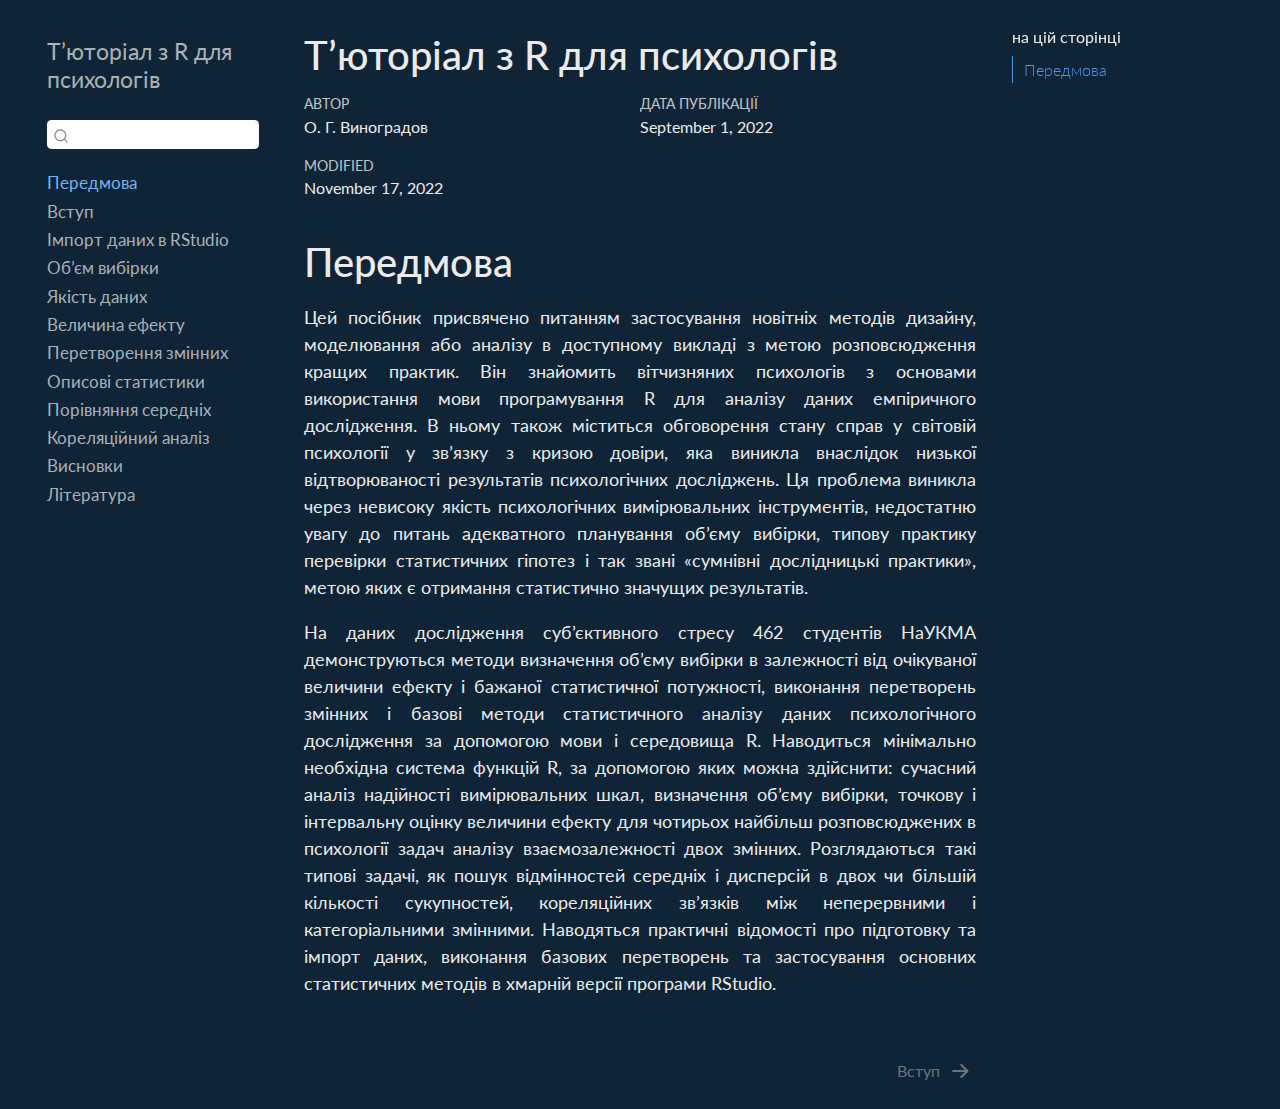
<file: docs/index.html>
<!DOCTYPE html>
<html xmlns="http://www.w3.org/1999/xhtml" lang="uk-UA" xml:lang="uk-UA"><head>

<meta charset="utf-8">
<meta name="generator" content="quarto-1.2.269">

<meta name="viewport" content="width=device-width, initial-scale=1.0, user-scalable=yes">

<meta name="author" content="О. Г. Виноградов">
<meta name="dcterms.date" content="2022-09-01">

<title>Т’юторіал з R для психологів</title>
<style>
code{white-space: pre-wrap;}
span.smallcaps{font-variant: small-caps;}
div.columns{display: flex; gap: min(4vw, 1.5em);}
div.column{flex: auto; overflow-x: auto;}
div.hanging-indent{margin-left: 1.5em; text-indent: -1.5em;}
ul.task-list{list-style: none;}
ul.task-list li input[type="checkbox"] {
  width: 0.8em;
  margin: 0 0.8em 0.2em -1.6em;
  vertical-align: middle;
}
</style>


<script src="site_libs/quarto-nav/quarto-nav.js"></script>
<script src="site_libs/quarto-nav/headroom.min.js"></script>
<script src="site_libs/clipboard/clipboard.min.js"></script>
<script src="site_libs/quarto-search/autocomplete.umd.js"></script>
<script src="site_libs/quarto-search/fuse.min.js"></script>
<script src="site_libs/quarto-search/quarto-search.js"></script>
<meta name="quarto:offset" content="./">
<link href="./intro.html" rel="next">
<script src="site_libs/quarto-html/quarto.js"></script>
<script src="site_libs/quarto-html/popper.min.js"></script>
<script src="site_libs/quarto-html/tippy.umd.min.js"></script>
<script src="site_libs/quarto-html/anchor.min.js"></script>
<link href="site_libs/quarto-html/tippy.css" rel="stylesheet">
<link href="site_libs/quarto-html/quarto-syntax-highlighting-dark.css" rel="stylesheet" id="quarto-text-highlighting-styles">
<script src="site_libs/bootstrap/bootstrap.min.js"></script>
<link href="site_libs/bootstrap/bootstrap-icons.css" rel="stylesheet">
<link href="site_libs/bootstrap/bootstrap.min.css" rel="stylesheet" id="quarto-bootstrap" data-mode="dark">
<script id="quarto-search-options" type="application/json">{
  "location": "sidebar",
  "copy-button": false,
  "collapse-after": 3,
  "panel-placement": "start",
  "type": "textbox",
  "limit": 20,
  "language": {
    "search-no-results-text": "No results",
    "search-matching-documents-text": "matching documents",
    "search-copy-link-title": "Copy link to search",
    "search-hide-matches-text": "Hide additional matches",
    "search-more-match-text": "more match in this document",
    "search-more-matches-text": "more matches in this document",
    "search-clear-button-title": "Clear",
    "search-detached-cancel-button-title": "Cancel",
    "search-submit-button-title": "Submit"
  }
}</script>


<link rel="stylesheet" href="styles.css">
</head>

<body class="nav-sidebar floating">

<div id="quarto-search-results"></div>
  <header id="quarto-header" class="headroom fixed-top">
  <nav class="quarto-secondary-nav" data-bs-toggle="collapse" data-bs-target="#quarto-sidebar" aria-controls="quarto-sidebar" aria-expanded="false" aria-label="Toggle sidebar navigation" onclick="if (window.quartoToggleHeadroom) { window.quartoToggleHeadroom(); }">
    <div class="container-fluid d-flex justify-content-between">
      <h1 class="quarto-secondary-nav-title">Т’юторіал з R для психологів</h1>
      <button type="button" class="quarto-btn-toggle btn" aria-label="Show secondary navigation">
        <i class="bi bi-chevron-right"></i>
      </button>
    </div>
  </nav>
</header>
<!-- content -->
<div id="quarto-content" class="quarto-container page-columns page-rows-contents page-layout-article">
<!-- sidebar -->
  <nav id="quarto-sidebar" class="sidebar collapse sidebar-navigation floating overflow-auto">
    <div class="pt-lg-2 mt-2 text-left sidebar-header">
    <div class="sidebar-title mb-0 py-0">
      <a href="./">Т’юторіал з R для психологів</a> 
    </div>
      </div>
      <div class="mt-2 flex-shrink-0 align-items-center">
        <div class="sidebar-search">
        <div id="quarto-search" class="" title="Search"></div>
        </div>
      </div>
    <div class="sidebar-menu-container"> 
    <ul class="list-unstyled mt-1">
        <li class="sidebar-item">
  <div class="sidebar-item-container"> 
  <a href="./index.html" class="sidebar-item-text sidebar-link active">Передмова</a>
  </div>
</li>
        <li class="sidebar-item">
  <div class="sidebar-item-container"> 
  <a href="./intro.html" class="sidebar-item-text sidebar-link">Вступ</a>
  </div>
</li>
        <li class="sidebar-item">
  <div class="sidebar-item-container"> 
  <a href="./part1.html" class="sidebar-item-text sidebar-link">Імпорт даних в RStudio</a>
  </div>
</li>
        <li class="sidebar-item">
  <div class="sidebar-item-container"> 
  <a href="./part2.html" class="sidebar-item-text sidebar-link">Об’єм вибірки</a>
  </div>
</li>
        <li class="sidebar-item">
  <div class="sidebar-item-container"> 
  <a href="./part3.html" class="sidebar-item-text sidebar-link">Якість даних</a>
  </div>
</li>
        <li class="sidebar-item">
  <div class="sidebar-item-container"> 
  <a href="./part4.html" class="sidebar-item-text sidebar-link">Величина ефекту</a>
  </div>
</li>
        <li class="sidebar-item">
  <div class="sidebar-item-container"> 
  <a href="./part5.html" class="sidebar-item-text sidebar-link">Перетворення змінних</a>
  </div>
</li>
        <li class="sidebar-item">
  <div class="sidebar-item-container"> 
  <a href="./part6.html" class="sidebar-item-text sidebar-link">Описові статистики</a>
  </div>
</li>
        <li class="sidebar-item">
  <div class="sidebar-item-container"> 
  <a href="./part7.html" class="sidebar-item-text sidebar-link">Порівняння середніх</a>
  </div>
</li>
        <li class="sidebar-item">
  <div class="sidebar-item-container"> 
  <a href="./part8.html" class="sidebar-item-text sidebar-link">Кореляційний аналіз</a>
  </div>
</li>
        <li class="sidebar-item">
  <div class="sidebar-item-container"> 
  <a href="./summary.html" class="sidebar-item-text sidebar-link">Висновки</a>
  </div>
</li>
        <li class="sidebar-item">
  <div class="sidebar-item-container"> 
  <a href="./references.html" class="sidebar-item-text sidebar-link">Література</a>
  </div>
</li>
    </ul>
    </div>
</nav>
<!-- margin-sidebar -->
    <div id="quarto-margin-sidebar" class="sidebar margin-sidebar">
        <nav id="TOC" role="doc-toc" class="toc-active">
    <h2 id="toc-title">на цій сторінці</h2>
   
  <ul>
  <li><a href="#передмова" id="toc-передмова" class="nav-link active" data-scroll-target="#передмова">Передмова</a></li>
  </ul>
</nav>
    </div>
<!-- main -->
<main class="content" id="quarto-document-content">

<header id="title-block-header" class="quarto-title-block default">
<div class="quarto-title">
<h1 class="title d-none d-lg-block">Т’юторіал з R для психологів</h1>
</div>



<div class="quarto-title-meta">

    <div>
    <div class="quarto-title-meta-heading">автор</div>
    <div class="quarto-title-meta-contents">
             <p>О. Г. Виноградов </p>
          </div>
  </div>
    
    <div>
    <div class="quarto-title-meta-heading">Дата публікації</div>
    <div class="quarto-title-meta-contents">
      <p class="date">September 1, 2022</p>
    </div>
  </div>
  
    <div>
    <div class="quarto-title-meta-heading">Modified</div>
    <div class="quarto-title-meta-contents">
      <p class="date-modified">November 17, 2022</p>
    </div>
  </div>
    
  </div>
  

</header>

<section id="передмова" class="level1 unnumbered">
<h1 class="unnumbered">Передмова</h1>
<p>Цей посібник присвячено питанням застосування новітніх методів дизайну, моделювання або аналізу в доступному викладі з метою розповсюдження кращих практик. Він знайомить вітчизняних психологів з основами використання мови програмування R для аналізу даних емпіричного дослідження. В ньому також міститься обговорення стану справ у світовій психології у зв’язку з кризою довіри, яка виникла внаслідок низької відтворюваності результатів психологічних досліджень. Ця проблема виникла через невисоку якість психологічних вимірювальних інструментів, недостатню увагу до питань адекватного планування об’єму вибірки, типову практику перевірки статистичних гіпотез і так звані «сумнівні дослідницькі практики», метою яких є отримання статистично значущих результатів.</p>
<p>На даних дослідження суб’єктивного стресу 462 студентів НаУКМА демонструються методи визначення об’єму вибірки в залежності від очікуваної величини ефекту і бажаної статистичної потужності, виконання перетворень змінних і базові методи статистичного аналізу даних психологічного дослідження за допомогою мови і середовища R. Наводиться мінімально необхідна система функцій R, за допомогою яких можна здійснити: сучасний аналіз надійності вимірювальних шкал, визначення об’єму вибірки, точкову і інтервальну оцінку величини ефекту для чотирьох найбільш розповсюджених в психології задач аналізу взаємозалежності двох змінних. Розглядаються такі типові задачі, як пошук відмінностей середніх і дисперсій в двох чи більшій кількості сукупностей, кореляційних зв’язків між неперервними і категоріальними змінними. Наводяться практичні відомості про підготовку та імпорт даних, виконання базових перетворень та застосування основних статистичних методів в хмарній версії програми RStudio.</p>


</section>

</main> <!-- /main -->
<script id="quarto-html-after-body" type="application/javascript">
window.document.addEventListener("DOMContentLoaded", function (event) {
  const toggleBodyColorMode = (bsSheetEl) => {
    const mode = bsSheetEl.getAttribute("data-mode");
    const bodyEl = window.document.querySelector("body");
    if (mode === "dark") {
      bodyEl.classList.add("quarto-dark");
      bodyEl.classList.remove("quarto-light");
    } else {
      bodyEl.classList.add("quarto-light");
      bodyEl.classList.remove("quarto-dark");
    }
  }
  const toggleBodyColorPrimary = () => {
    const bsSheetEl = window.document.querySelector("link#quarto-bootstrap");
    if (bsSheetEl) {
      toggleBodyColorMode(bsSheetEl);
    }
  }
  toggleBodyColorPrimary();  
  const icon = "";
  const anchorJS = new window.AnchorJS();
  anchorJS.options = {
    placement: 'right',
    icon: icon
  };
  anchorJS.add('.anchored');
  const clipboard = new window.ClipboardJS('.code-copy-button', {
    target: function(trigger) {
      return trigger.previousElementSibling;
    }
  });
  clipboard.on('success', function(e) {
    // button target
    const button = e.trigger;
    // don't keep focus
    button.blur();
    // flash "checked"
    button.classList.add('code-copy-button-checked');
    var currentTitle = button.getAttribute("title");
    button.setAttribute("title", "Copied!");
    let tooltip;
    if (window.bootstrap) {
      button.setAttribute("data-bs-toggle", "tooltip");
      button.setAttribute("data-bs-placement", "left");
      button.setAttribute("data-bs-title", "Copied!");
      tooltip = new bootstrap.Tooltip(button, 
        { trigger: "manual", 
          customClass: "code-copy-button-tooltip",
          offset: [0, -8]});
      tooltip.show();    
    }
    setTimeout(function() {
      if (tooltip) {
        tooltip.hide();
        button.removeAttribute("data-bs-title");
        button.removeAttribute("data-bs-toggle");
        button.removeAttribute("data-bs-placement");
      }
      button.setAttribute("title", currentTitle);
      button.classList.remove('code-copy-button-checked');
    }, 1000);
    // clear code selection
    e.clearSelection();
  });
  function tippyHover(el, contentFn) {
    const config = {
      allowHTML: true,
      content: contentFn,
      maxWidth: 500,
      delay: 100,
      arrow: false,
      appendTo: function(el) {
          return el.parentElement;
      },
      interactive: true,
      interactiveBorder: 10,
      theme: 'quarto',
      placement: 'bottom-start'
    };
    window.tippy(el, config); 
  }
  const noterefs = window.document.querySelectorAll('a[role="doc-noteref"]');
  for (var i=0; i<noterefs.length; i++) {
    const ref = noterefs[i];
    tippyHover(ref, function() {
      // use id or data attribute instead here
      let href = ref.getAttribute('data-footnote-href') || ref.getAttribute('href');
      try { href = new URL(href).hash; } catch {}
      const id = href.replace(/^#\/?/, "");
      const note = window.document.getElementById(id);
      return note.innerHTML;
    });
  }
  const findCites = (el) => {
    const parentEl = el.parentElement;
    if (parentEl) {
      const cites = parentEl.dataset.cites;
      if (cites) {
        return {
          el,
          cites: cites.split(' ')
        };
      } else {
        return findCites(el.parentElement)
      }
    } else {
      return undefined;
    }
  };
  var bibliorefs = window.document.querySelectorAll('a[role="doc-biblioref"]');
  for (var i=0; i<bibliorefs.length; i++) {
    const ref = bibliorefs[i];
    const citeInfo = findCites(ref);
    if (citeInfo) {
      tippyHover(citeInfo.el, function() {
        var popup = window.document.createElement('div');
        citeInfo.cites.forEach(function(cite) {
          var citeDiv = window.document.createElement('div');
          citeDiv.classList.add('hanging-indent');
          citeDiv.classList.add('csl-entry');
          var biblioDiv = window.document.getElementById('ref-' + cite);
          if (biblioDiv) {
            citeDiv.innerHTML = biblioDiv.innerHTML;
          }
          popup.appendChild(citeDiv);
        });
        return popup.innerHTML;
      });
    }
  }
});
</script>
<nav class="page-navigation">
  <div class="nav-page nav-page-previous">
  </div>
  <div class="nav-page nav-page-next">
      <a href="./intro.html" class="pagination-link">
        <span class="nav-page-text">Вступ</span> <i class="bi bi-arrow-right-short"></i>
      </a>
  </div>
</nav>
</div> <!-- /content -->



</body></html>
</file>
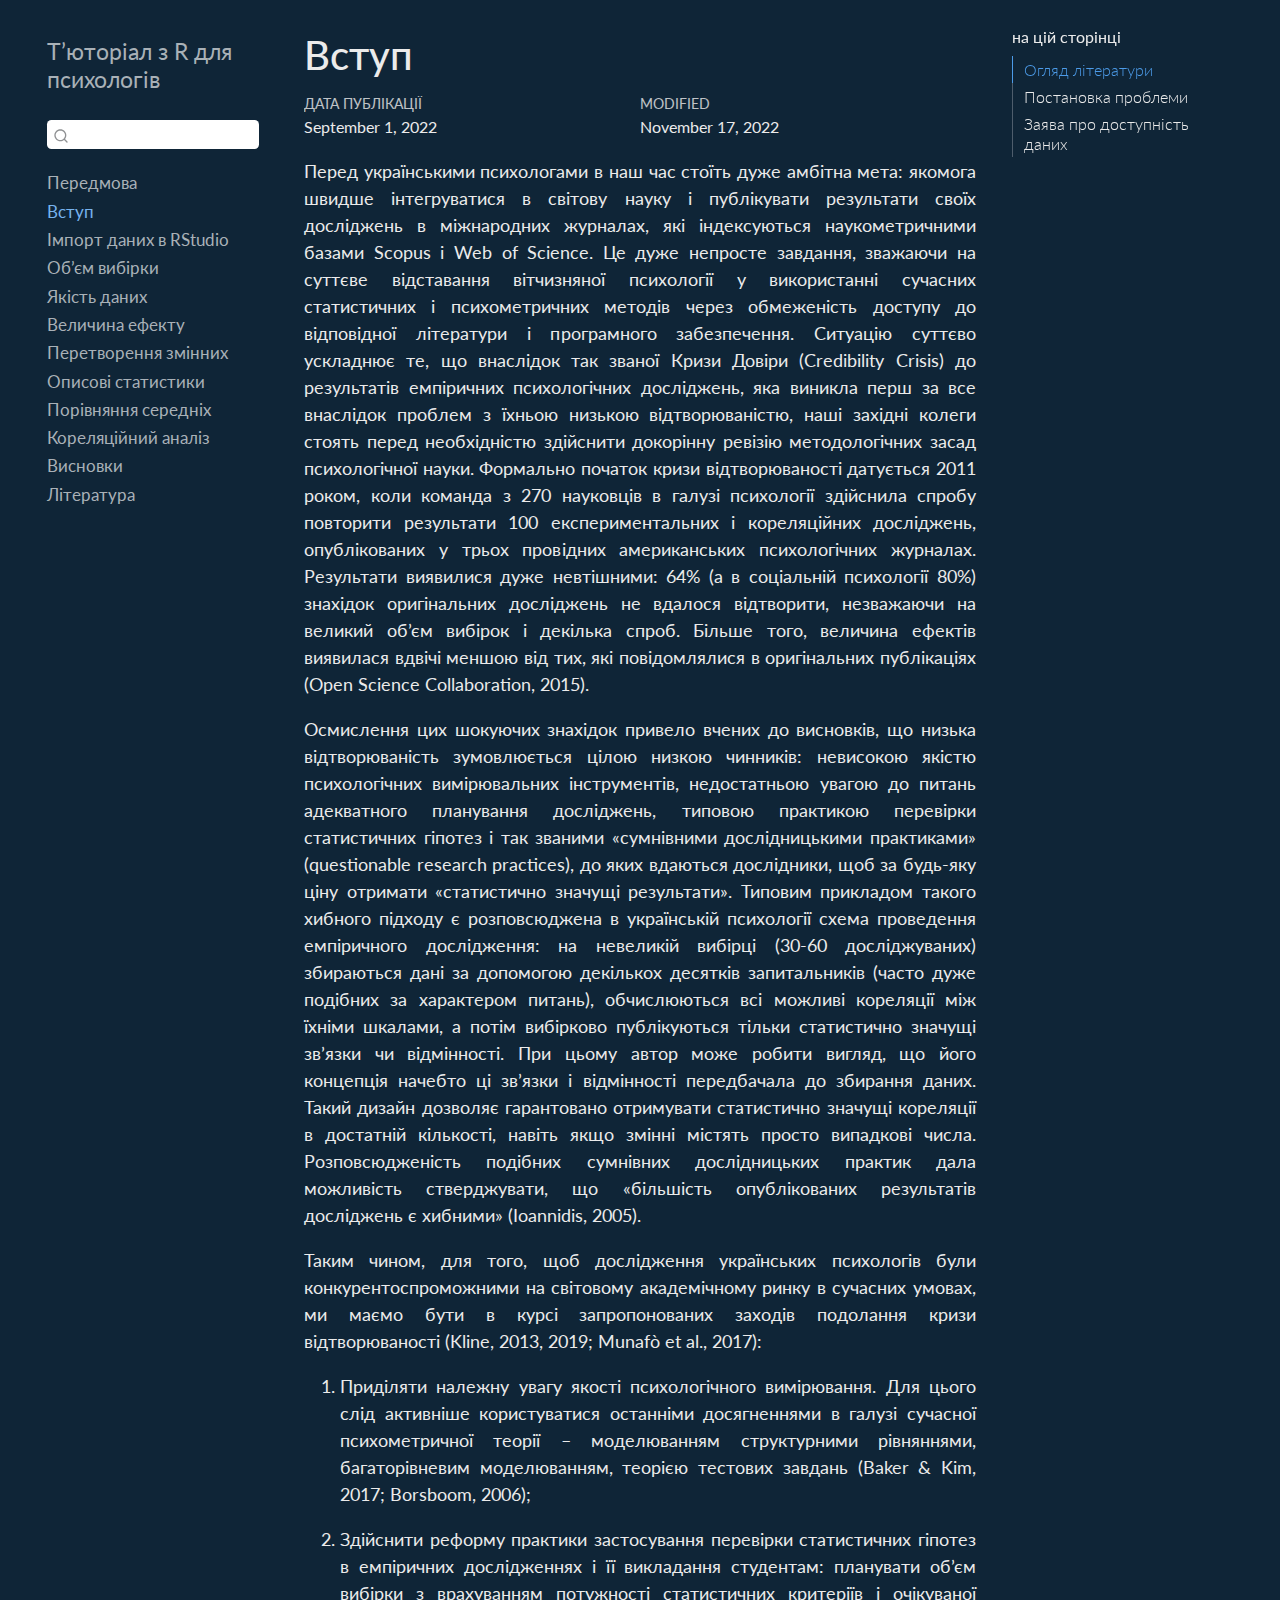
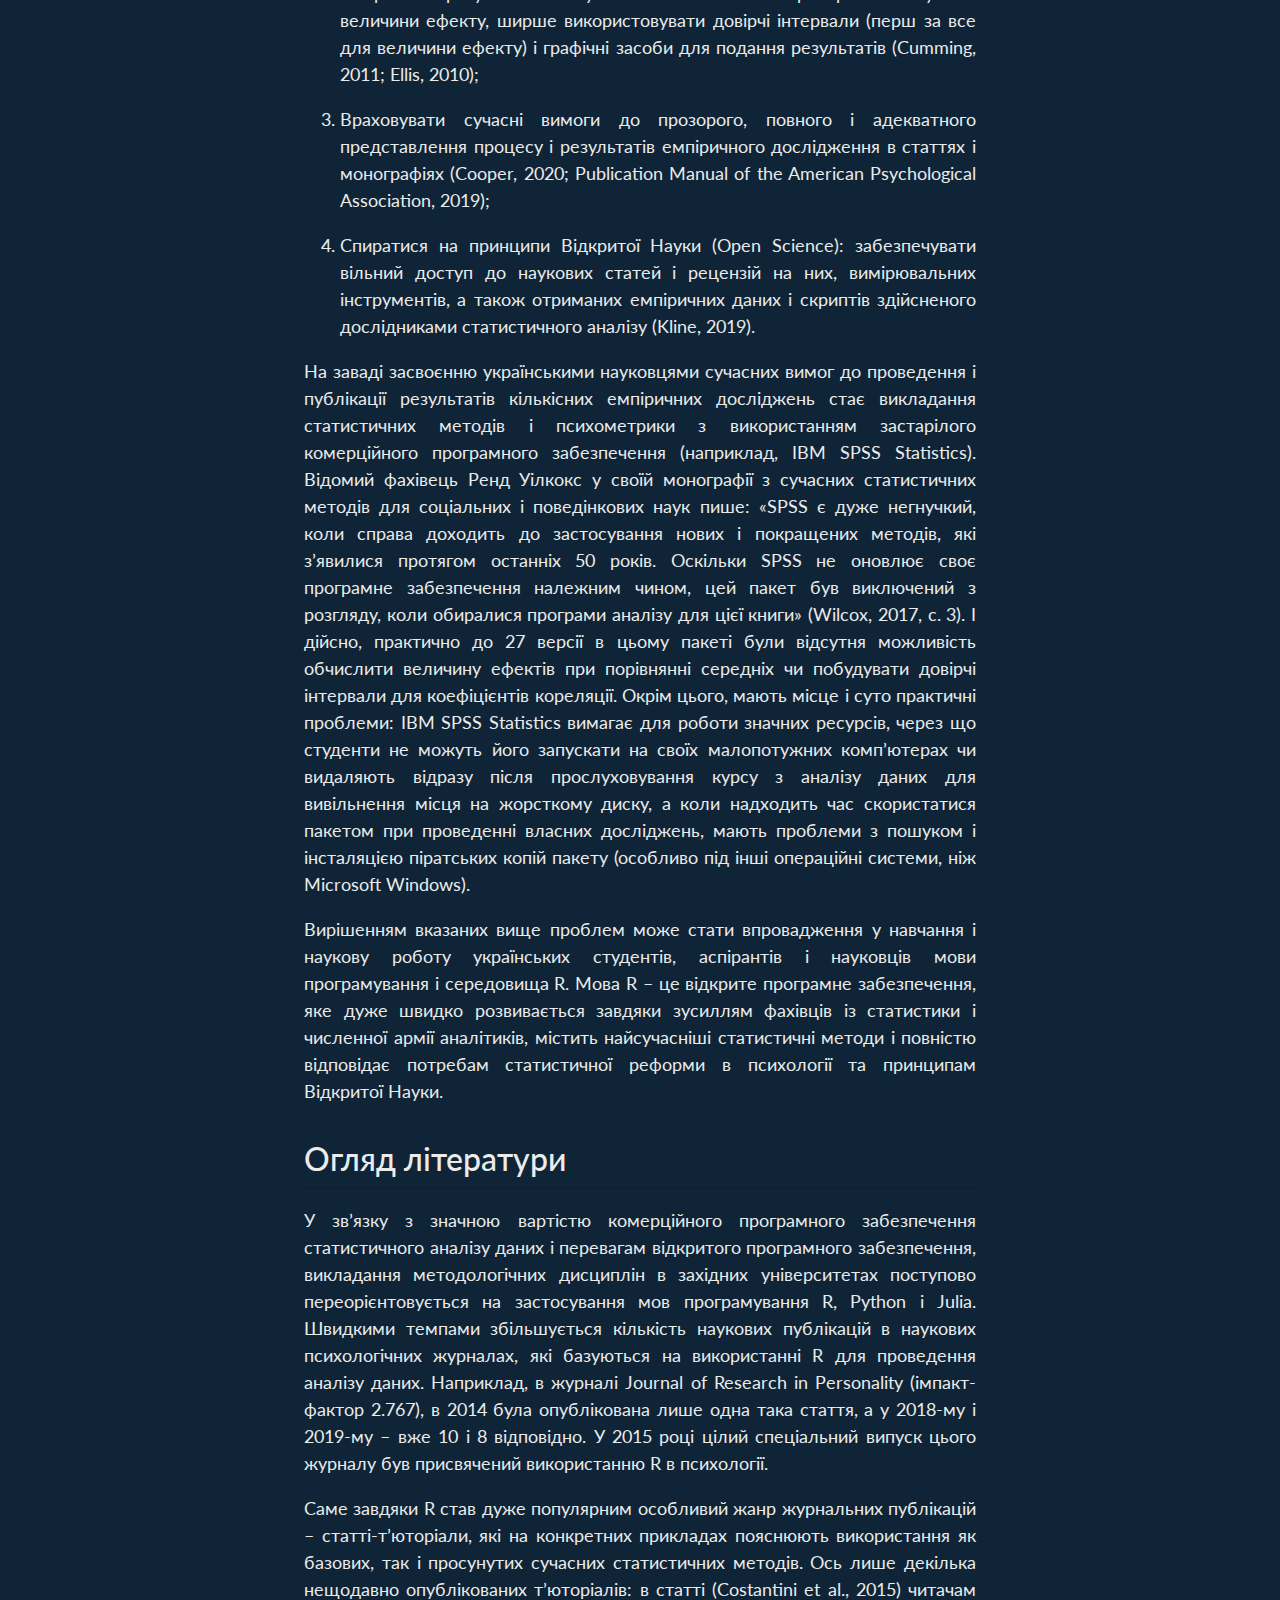
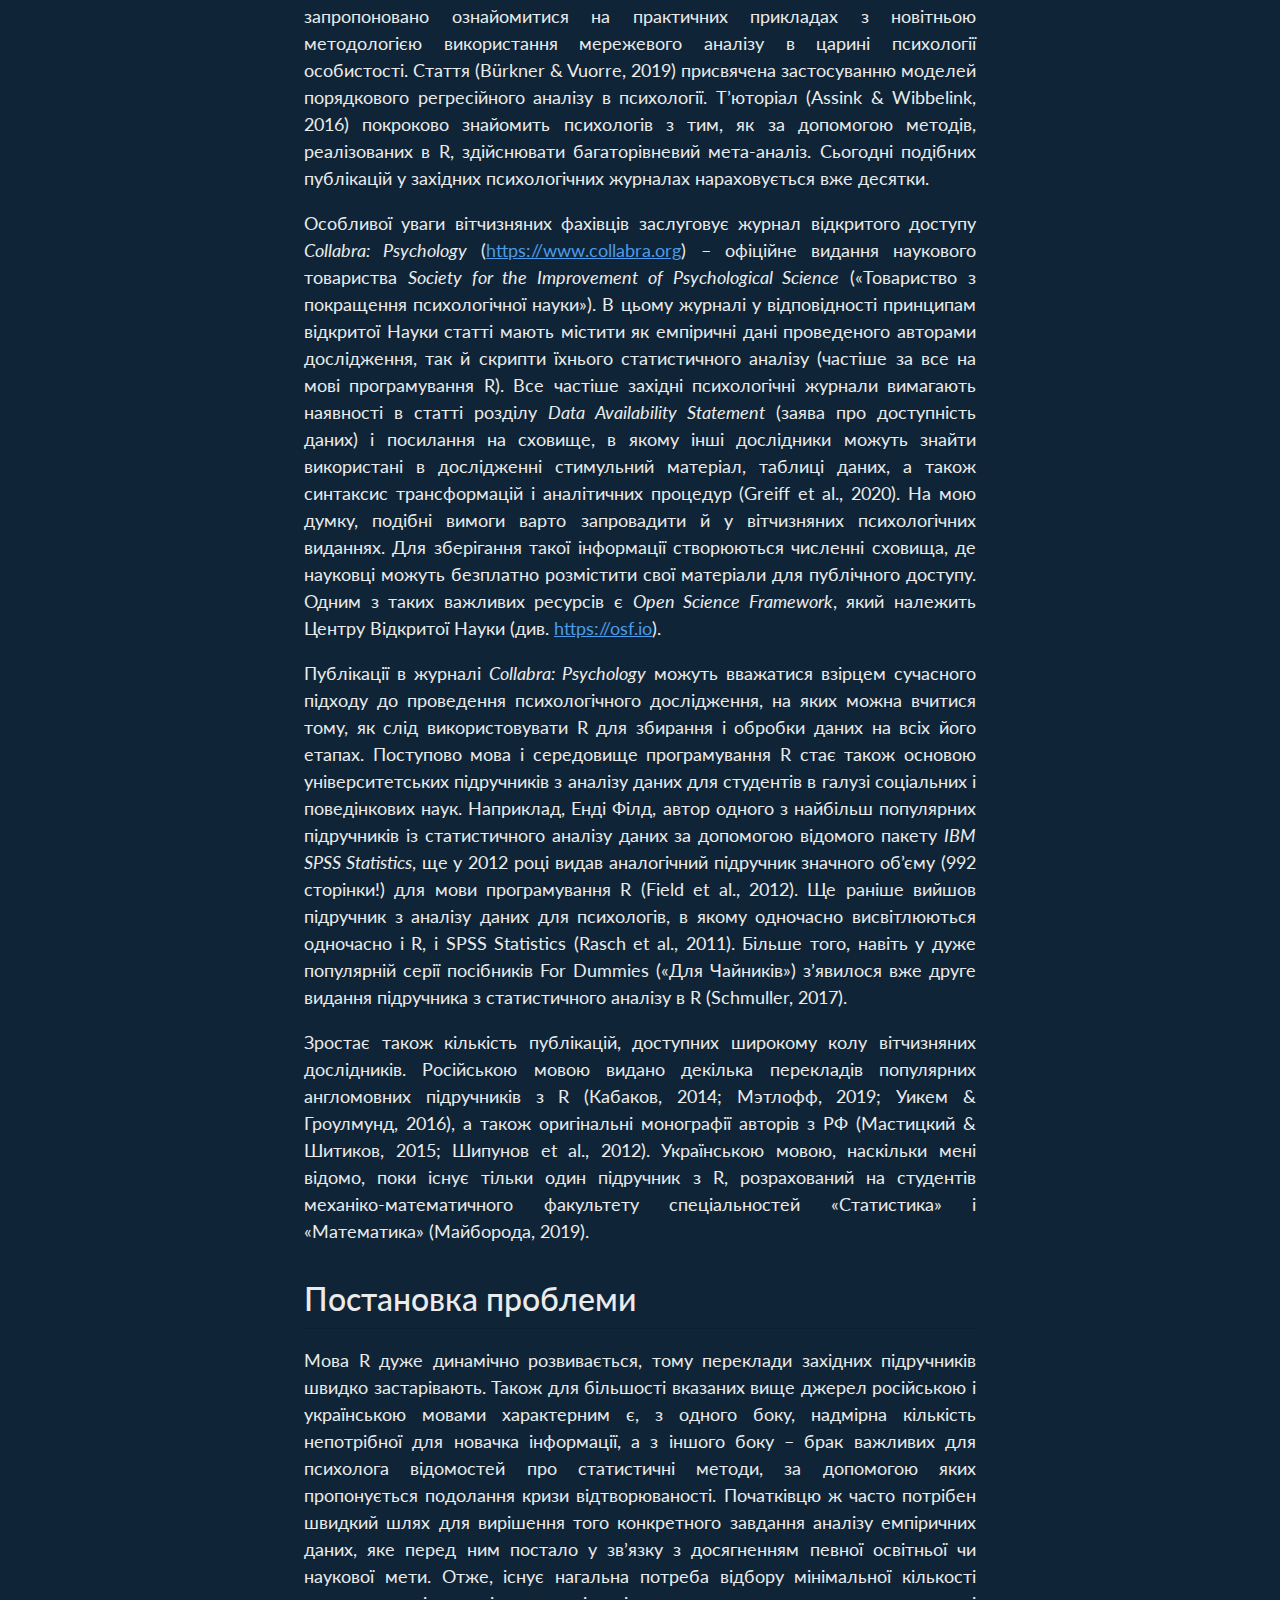
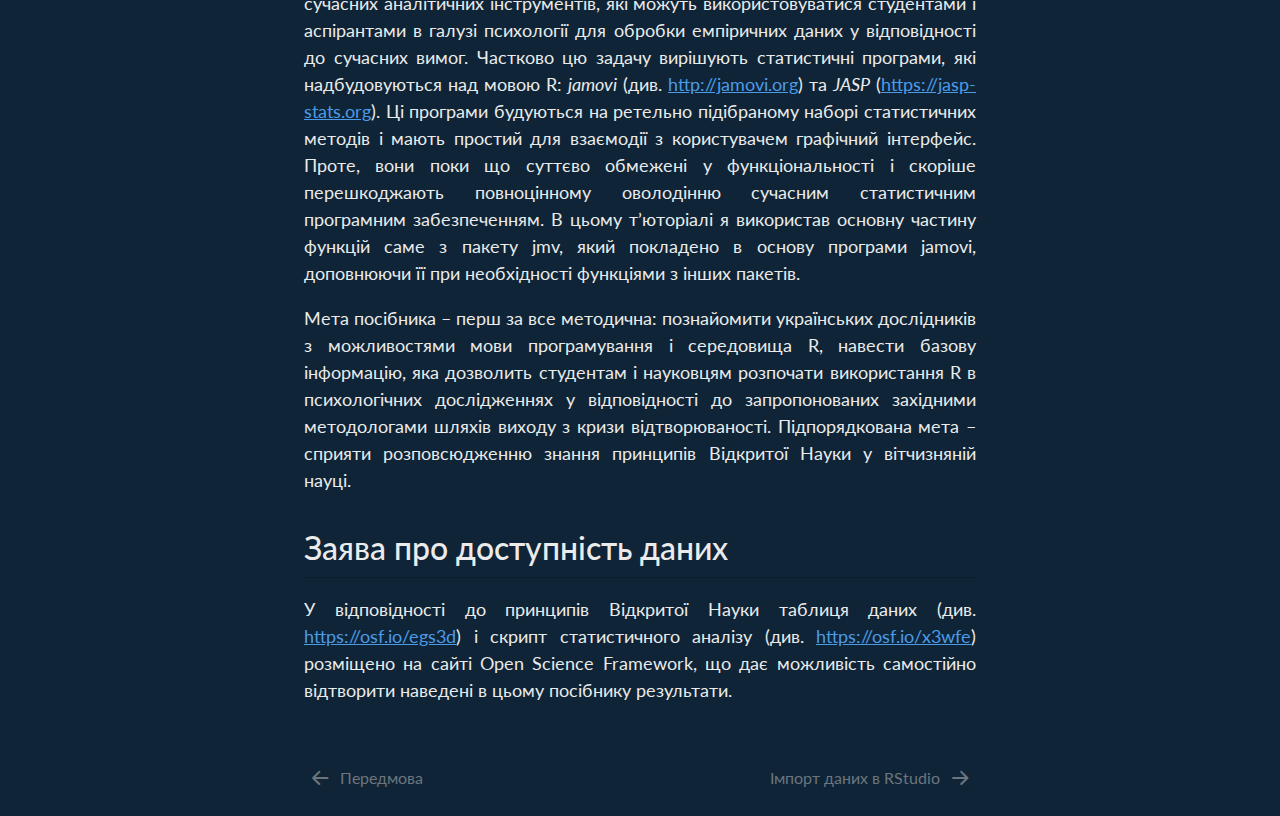
<file: docs/intro.html>
<!DOCTYPE html>
<html xmlns="http://www.w3.org/1999/xhtml" lang="uk-UA" xml:lang="uk-UA"><head>

<meta charset="utf-8">
<meta name="generator" content="quarto-1.2.269">

<meta name="viewport" content="width=device-width, initial-scale=1.0, user-scalable=yes">

<meta name="dcterms.date" content="2022-09-01">

<title>Т’юторіал з R для психологів - Вступ</title>
<style>
code{white-space: pre-wrap;}
span.smallcaps{font-variant: small-caps;}
div.columns{display: flex; gap: min(4vw, 1.5em);}
div.column{flex: auto; overflow-x: auto;}
div.hanging-indent{margin-left: 1.5em; text-indent: -1.5em;}
ul.task-list{list-style: none;}
ul.task-list li input[type="checkbox"] {
  width: 0.8em;
  margin: 0 0.8em 0.2em -1.6em;
  vertical-align: middle;
}
</style>


<script src="site_libs/quarto-nav/quarto-nav.js"></script>
<script src="site_libs/quarto-nav/headroom.min.js"></script>
<script src="site_libs/clipboard/clipboard.min.js"></script>
<script src="site_libs/quarto-search/autocomplete.umd.js"></script>
<script src="site_libs/quarto-search/fuse.min.js"></script>
<script src="site_libs/quarto-search/quarto-search.js"></script>
<meta name="quarto:offset" content="./">
<link href="./part1.html" rel="next">
<link href="./index.html" rel="prev">
<script src="site_libs/quarto-html/quarto.js"></script>
<script src="site_libs/quarto-html/popper.min.js"></script>
<script src="site_libs/quarto-html/tippy.umd.min.js"></script>
<script src="site_libs/quarto-html/anchor.min.js"></script>
<link href="site_libs/quarto-html/tippy.css" rel="stylesheet">
<link href="site_libs/quarto-html/quarto-syntax-highlighting-dark.css" rel="stylesheet" id="quarto-text-highlighting-styles">
<script src="site_libs/bootstrap/bootstrap.min.js"></script>
<link href="site_libs/bootstrap/bootstrap-icons.css" rel="stylesheet">
<link href="site_libs/bootstrap/bootstrap.min.css" rel="stylesheet" id="quarto-bootstrap" data-mode="dark">
<script id="quarto-search-options" type="application/json">{
  "location": "sidebar",
  "copy-button": false,
  "collapse-after": 3,
  "panel-placement": "start",
  "type": "textbox",
  "limit": 20,
  "language": {
    "search-no-results-text": "No results",
    "search-matching-documents-text": "matching documents",
    "search-copy-link-title": "Copy link to search",
    "search-hide-matches-text": "Hide additional matches",
    "search-more-match-text": "more match in this document",
    "search-more-matches-text": "more matches in this document",
    "search-clear-button-title": "Clear",
    "search-detached-cancel-button-title": "Cancel",
    "search-submit-button-title": "Submit"
  }
}</script>


<link rel="stylesheet" href="styles.css">
</head>

<body class="nav-sidebar floating">

<div id="quarto-search-results"></div>
  <header id="quarto-header" class="headroom fixed-top">
  <nav class="quarto-secondary-nav" data-bs-toggle="collapse" data-bs-target="#quarto-sidebar" aria-controls="quarto-sidebar" aria-expanded="false" aria-label="Toggle sidebar navigation" onclick="if (window.quartoToggleHeadroom) { window.quartoToggleHeadroom(); }">
    <div class="container-fluid d-flex justify-content-between">
      <h1 class="quarto-secondary-nav-title">Вступ</h1>
      <button type="button" class="quarto-btn-toggle btn" aria-label="Show secondary navigation">
        <i class="bi bi-chevron-right"></i>
      </button>
    </div>
  </nav>
</header>
<!-- content -->
<div id="quarto-content" class="quarto-container page-columns page-rows-contents page-layout-article">
<!-- sidebar -->
  <nav id="quarto-sidebar" class="sidebar collapse sidebar-navigation floating overflow-auto">
    <div class="pt-lg-2 mt-2 text-left sidebar-header">
    <div class="sidebar-title mb-0 py-0">
      <a href="./">Т’юторіал з R для психологів</a> 
    </div>
      </div>
      <div class="mt-2 flex-shrink-0 align-items-center">
        <div class="sidebar-search">
        <div id="quarto-search" class="" title="Search"></div>
        </div>
      </div>
    <div class="sidebar-menu-container"> 
    <ul class="list-unstyled mt-1">
        <li class="sidebar-item">
  <div class="sidebar-item-container"> 
  <a href="./index.html" class="sidebar-item-text sidebar-link">Передмова</a>
  </div>
</li>
        <li class="sidebar-item">
  <div class="sidebar-item-container"> 
  <a href="./intro.html" class="sidebar-item-text sidebar-link active">Вступ</a>
  </div>
</li>
        <li class="sidebar-item">
  <div class="sidebar-item-container"> 
  <a href="./part1.html" class="sidebar-item-text sidebar-link">Імпорт даних в RStudio</a>
  </div>
</li>
        <li class="sidebar-item">
  <div class="sidebar-item-container"> 
  <a href="./part2.html" class="sidebar-item-text sidebar-link">Об’єм вибірки</a>
  </div>
</li>
        <li class="sidebar-item">
  <div class="sidebar-item-container"> 
  <a href="./part3.html" class="sidebar-item-text sidebar-link">Якість даних</a>
  </div>
</li>
        <li class="sidebar-item">
  <div class="sidebar-item-container"> 
  <a href="./part4.html" class="sidebar-item-text sidebar-link">Величина ефекту</a>
  </div>
</li>
        <li class="sidebar-item">
  <div class="sidebar-item-container"> 
  <a href="./part5.html" class="sidebar-item-text sidebar-link">Перетворення змінних</a>
  </div>
</li>
        <li class="sidebar-item">
  <div class="sidebar-item-container"> 
  <a href="./part6.html" class="sidebar-item-text sidebar-link">Описові статистики</a>
  </div>
</li>
        <li class="sidebar-item">
  <div class="sidebar-item-container"> 
  <a href="./part7.html" class="sidebar-item-text sidebar-link">Порівняння середніх</a>
  </div>
</li>
        <li class="sidebar-item">
  <div class="sidebar-item-container"> 
  <a href="./part8.html" class="sidebar-item-text sidebar-link">Кореляційний аналіз</a>
  </div>
</li>
        <li class="sidebar-item">
  <div class="sidebar-item-container"> 
  <a href="./summary.html" class="sidebar-item-text sidebar-link">Висновки</a>
  </div>
</li>
        <li class="sidebar-item">
  <div class="sidebar-item-container"> 
  <a href="./references.html" class="sidebar-item-text sidebar-link">Література</a>
  </div>
</li>
    </ul>
    </div>
</nav>
<!-- margin-sidebar -->
    <div id="quarto-margin-sidebar" class="sidebar margin-sidebar">
        <nav id="TOC" role="doc-toc" class="toc-active">
    <h2 id="toc-title">на цій сторінці</h2>
   
  <ul>
  <li><a href="#огляд-літератури" id="toc-огляд-літератури" class="nav-link active" data-scroll-target="#огляд-літератури">Огляд літератури</a></li>
  <li><a href="#постановка-проблеми" id="toc-постановка-проблеми" class="nav-link" data-scroll-target="#постановка-проблеми">Постановка проблеми</a></li>
  <li><a href="#заява-про-доступність-даних" id="toc-заява-про-доступність-даних" class="nav-link" data-scroll-target="#заява-про-доступність-даних">Заява про доступність даних</a></li>
  </ul>
</nav>
    </div>
<!-- main -->
<main class="content" id="quarto-document-content">

<header id="title-block-header" class="quarto-title-block default">
<div class="quarto-title">
<h1 class="title d-none d-lg-block">Вступ</h1>
</div>



<div class="quarto-title-meta">

    
    <div>
    <div class="quarto-title-meta-heading">Дата публікації</div>
    <div class="quarto-title-meta-contents">
      <p class="date">September 1, 2022</p>
    </div>
  </div>
  
    <div>
    <div class="quarto-title-meta-heading">Modified</div>
    <div class="quarto-title-meta-contents">
      <p class="date-modified">November 17, 2022</p>
    </div>
  </div>
    
  </div>
  

</header>

<p>Перед українськими психологами в наш час стоїть дуже амбітна мета: якомога швидше інтегруватися в світову науку і публікувати результати своїх досліджень в міжнародних журналах, які індексуються наукометричними базами Scopus і Web of Science. Це дуже непросте завдання, зважаючи на суттєве відставання вітчизняної психології у використанні сучасних статистичних і психометричних методів через обмеженість доступу до відповідної літератури і програмного забезпечення. Ситуацію суттєво ускладнює те, що внаслідок так званої Кризи Довіри (Credibility Crisis) до результатів емпіричних психологічних досліджень, яка виникла перш за все внаслідок проблем з їхньою низькою відтворюваністю, наші західні колеги стоять перед необхідністю здійснити докорінну ревізію методологічних засад психологічної науки. Формально початок кризи відтворюваності датується 2011 роком, коли команда з 270 науковців в галузі психології здійснила спробу повторити результати 100 експериментальних і кореляційних досліджень, опублікованих у трьох провідних американських психологічних журналах. Результати виявилися дуже невтішними: 64% (а в соціальній психології 80%) знахідок оригінальних досліджень не вдалося відтворити, незважаючи на великий об’єм вибірок і декілька спроб. Більше того, величина ефектів виявилася вдвічі меншою від тих, які повідомлялися в оригінальних публікаціях (Open Science Collaboration, 2015).</p>
<p>Осмислення цих шокуючих знахідок привело вчених до висновків, що низька відтворюваність зумовлюється цілою низкою чинників: невисокою якістю психологічних вимірювальних інструментів, недостатньою увагою до питань адекватного планування досліджень, типовою практикою перевірки статистичних гіпотез і так званими «сумнівними дослідницькими практиками» (questionable research practices), до яких вдаються дослідники, щоб за будь-яку ціну отримати «статистично значущі результати». Типовим прикладом такого хибного підходу є розповсюджена в українській психології схема проведення емпіричного дослідження: на невеликій вибірці (30-60 досліджуваних) збираються дані за допомогою декількох десятків запитальників (часто дуже подібних за характером питань), обчислюються всі можливі кореляції між їхніми шкалами, а потім вибірково публікуються тільки статистично значущі зв’язки чи відмінності. При цьому автор може робити вигляд, що його концепція начебто ці зв’язки і відмінності передбачала до збирання даних. Такий дизайн дозволяє гарантовано отримувати статистично значущі кореляції в достатній кількості, навіть якщо змінні містять просто випадкові числа. Розповсюдженість подібних сумнівних дослідницьких практик дала можливість стверджувати, що «більшість опублікованих результатів досліджень є хибними» (Ioannidis, 2005).</p>
<p>Таким чином, для того, щоб дослідження українських психологів були конкурентоспроможними на світовому академічному ринку в сучасних умовах, ми маємо бути в курсі запропонованих заходів подолання кризи відтворюваності (Kline, 2013, 2019; Munafò et al., 2017):</p>
<ol type="1">
<li><p>Приділяти належну увагу якості психологічного вимірювання. Для цього слід активніше користуватися останніми досягненнями в галузі сучасної психометричної теорії – моделюванням структурними рівняннями, багаторівневим моделюванням, теорією тестових завдань (Baker &amp; Kim, 2017; Borsboom, 2006);</p></li>
<li><p>Здійснити реформу практики застосування перевірки статистичних гіпотез в емпіричних дослідженнях і її викладання студентам: планувати об’єм вибірки з врахуванням потужності статистичних критеріїв і очікуваної величини ефекту, ширше використовувати довірчі інтервали (перш за все для величини ефекту) і графічні засоби для подання результатів (Cumming, 2011; Ellis, 2010);</p></li>
<li><p>Враховувати сучасні вимоги до прозорого, повного і адекватного представлення процесу і результатів емпіричного дослідження в статтях і монографіях (Cooper, 2020; Publication Manual of the American Psychological Association, 2019);</p></li>
<li><p>Спиратися на принципи Відкритої Науки (Open Science): забезпечувати вільний доступ до наукових статей і рецензій на них, вимірювальних інструментів, а також отриманих емпіричних даних і скриптів здійсненого дослідниками статистичного аналізу (Kline, 2019).</p></li>
</ol>
<p>На заваді засвоєнню українськими науковцями сучасних вимог до проведення і публікації результатів кількісних емпіричних досліджень стає викладання статистичних методів і психометрики з використанням застарілого комерційного програмного забезпечення (наприклад, IBM SPSS Statistics). Відомий фахівець Ренд Уілкокс у своїй монографії з сучасних статистичних методів для соціальних і поведінкових наук пише: «SPSS є дуже негнучкий, коли справа доходить до застосування нових і покращених методів, які з’явилися протягом останніх 50 років. Оскільки SPSS не оновлює своє програмне забезпечення належним чином, цей пакет був виключений з розгляду, коли обиралися програми аналізу для цієї книги» (Wilcox, 2017, с. 3). І дійсно, практично до 27 версії в цьому пакеті були відсутня можливість обчислити величину ефектів при порівнянні середніх чи побудувати довірчі інтервали для коефіцієнтів кореляції. Окрім цього, мають місце і суто практичні проблеми: IBM SPSS Statistics вимагає для роботи значних ресурсів, через що студенти не можуть його запускати на своїх малопотужних комп’ютерах чи видаляють відразу після прослуховування курсу з аналізу даних для вивільнення місця на жорсткому диску, а коли надходить час скористатися пакетом при проведенні власних досліджень, мають проблеми з пошуком і інсталяцією піратських копій пакету (особливо під інші операційні системи, ніж Microsoft Windows).</p>
<p>Вирішенням вказаних вище проблем може стати впровадження у навчання і наукову роботу українських студентів, аспірантів і науковців мови програмування і середовища R. Мова R – це відкрите програмне забезпечення, яке дуже швидко розвивається завдяки зусиллям фахівців із статистики і численної армії аналітиків, містить найсучасніші статистичні методи і повністю відповідає потребам статистичної реформи в психології та принципам Відкритої Науки.</p>
<section id="огляд-літератури" class="level2">
<h2 class="anchored" data-anchor-id="огляд-літератури">Огляд літератури</h2>
<p>У зв’язку з значною вартістю комерційного програмного забезпечення статистичного аналізу даних і перевагам відкритого програмного забезпечення, викладання методологічних дисциплін в західних університетах поступово переорієнтовується на застосування мов програмування R, Python і Julia. Швидкими темпами збільшується кількість наукових публікацій в наукових психологічних журналах, які базуються на використанні R для проведення аналізу даних. Наприклад, в журналі Journal of Research in Personality (імпакт-фактор 2.767), в 2014 була опублікована лише одна така стаття, а у 2018-му і 2019-му – вже 10 і 8 відповідно. У 2015 році цілий спеціальний випуск цього журналу був присвячений використанню R в психології.</p>
<p>Саме завдяки R став дуже популярним особливий жанр журнальних публікацій – статті-т’юторіали, які на конкретних прикладах пояснюють використання як базових, так і просунутих сучасних статистичних методів. Ось лише декілька нещодавно опублікованих т’юторіалів: в статті (Costantini et al., 2015) читачам запропоновано ознайомитися на практичних прикладах з новітньою методологією використання мережевого аналізу в царині психології особистості. Стаття (Bürkner &amp; Vuorre, 2019) присвячена застосуванню моделей порядкового регресійного аналізу в психології. Т’юторіал (Assink &amp; Wibbelink, 2016) покроково знайомить психологів з тим, як за допомогою методів, реалізованих в R, здійснювати багаторівневий мета-аналіз. Сьогодні подібних публікацій у західних психологічних журналах нараховується вже десятки.</p>
<p>Особливої уваги вітчизняних фахівців заслуговує журнал відкритого доступу <em>Collabra: Psychology</em> (<a href="https://www.collabra.org" class="uri">https://www.collabra.org</a>) – офіційне видання наукового товариства <em>Society for the Improvement of Psychological Science</em> («Товариство з покращення психологічної науки»). В цьому журналі у відповідності принципам відкритої Науки статті мають містити як емпіричні дані проведеного авторами дослідження, так й скрипти їхнього статистичного аналізу (частіше за все на мові програмування R). Все частіше західні психологічні журнали вимагають наявності в статті розділу <em>Data Availability Statement</em> (заява про доступність даних) і посилання на сховище, в якому інші дослідники можуть знайти використані в дослідженні стимульний матеріал, таблиці даних, а також синтаксис трансформацій і аналітичних процедур (Greiff et al., 2020). На мою думку, подібні вимоги варто запровадити й у вітчизняних психологічних виданнях. Для зберігання такої інформації створюються численні сховища, де науковці можуть безплатно розмістити свої матеріали для публічного доступу. Одним з таких важливих ресурсів є <em>Open Science Framework</em>, який належить Центру Відкритої Науки (див. <a href="https://osf.io" class="uri">https://osf.io</a>).</p>
<p>Публікації в журналі <em>Collabra: Psychology</em> можуть вважатися взірцем сучасного підходу до проведення психологічного дослідження, на яких можна вчитися тому, як слід використовувати R для збирання і обробки даних на всіх його етапах. Поступово мова і середовище програмування R стає також основою університетських підручників з аналізу даних для студентів в галузі соціальних і поведінкових наук. Наприклад, Енді Філд, автор одного з найбільш популярних підручників із статистичного аналізу даних за допомогою відомого пакету <em>IBM SPSS Statistics</em>, ще у 2012 році видав аналогічний підручник значного об’єму (992 сторінки!) для мови програмування R (Field et al., 2012). Ще раніше вийшов підручник з аналізу даних для психологів, в якому одночасно висвітлюються одночасно і R, і SPSS Statistics (Rasch et al., 2011). Більше того, навіть у дуже популярній серії посібників For Dummies («Для Чайників») з’явилося вже друге видання підручника з статистичного аналізу в R (Schmuller, 2017).</p>
<p>Зростає також кількість публікацій, доступних широкому колу вітчизняних дослідників. Російською мовою видано декілька перекладів популярних англомовних підручників з R (Кабаков, 2014; Мэтлофф, 2019; Уикем &amp; Гроулмунд, 2016), а також оригінальні монографії авторів з РФ (Мастицкий &amp; Шитиков, 2015; Шипунов et al., 2012). Українською мовою, наскільки мені відомо, поки існує тільки один підручник з R, розрахований на студентів механіко-математичного факультету спеціальностей «Статистика» і «Математика» (Майборода, 2019).</p>
</section>
<section id="постановка-проблеми" class="level2">
<h2 class="anchored" data-anchor-id="постановка-проблеми">Постановка проблеми</h2>
<p>Мова R дуже динамічно розвивається, тому переклади західних підручників швидко застарівають. Також для більшості вказаних вище джерел російською і українською мовами характерним є, з одного боку, надмірна кількість непотрібної для новачка інформації, а з іншого боку – брак важливих для психолога відомостей про статистичні методи, за допомогою яких пропонується подолання кризи відтворюваності. Початківцю ж часто потрібен швидкий шлях для вирішення того конкретного завдання аналізу емпіричних даних, яке перед ним постало у зв’язку з досягненням певної освітньої чи наукової мети. Отже, існує нагальна потреба відбору мінімальної кількості сучасних аналітичних інструментів, які можуть використовуватися студентами і аспірантами в галузі психології для обробки емпіричних даних у відповідності до сучасних вимог. Частково цю задачу вирішують статистичні програми, які надбудовуються над мовою R: <em>jamovi</em> (див. <a href="http://jamovi.org" class="uri">http://jamovi.org</a>) та <em>JASP</em> (<a href="https://jasp-stats.org" class="uri">https://jasp-stats.org</a>). Ці програми будуються на ретельно підібраному наборі статистичних методів і мають простий для взаємодії з користувачем графічний інтерфейс. Проте, вони поки що суттєво обмежені у функціональності і скоріше перешкоджають повноцінному оволодінню сучасним статистичним програмним забезпеченням. В цьому т’юторіалі я використав основну частину функцій саме з пакету jmv, який покладено в основу програми jamovi, доповнюючи її при необхідності функціями з інших пакетів.</p>
<p>Мета посібника – перш за все методична: познайомити українських дослідників з можливостями мови програмування і середовища R, навести базову інформацію, яка дозволить студентам і науковцям розпочати використання R в психологічних дослідженнях у відповідності до запропонованих західними методологами шляхів виходу з кризи відтворюваності. Підпорядкована мета – сприяти розповсюдженню знання принципів Відкритої Науки у вітчизняній науці.</p>
</section>
<section id="заява-про-доступність-даних" class="level2">
<h2 class="anchored" data-anchor-id="заява-про-доступність-даних">Заява про доступність даних</h2>
<p>У відповідності до принципів Відкритої Науки таблиця даних (див. <a href="https://osf.io/egs3d" class="uri">https://osf.io/egs3d</a>) і скрипт статистичного аналізу (див. <a href="https://osf.io/x3wfe" class="uri">https://osf.io/x3wfe</a>) розміщено на сайті Open Science Framework, що дає можливість самостійно відтворити наведені в цьому посібнику результати.</p>


</section>

</main> <!-- /main -->
<script id="quarto-html-after-body" type="application/javascript">
window.document.addEventListener("DOMContentLoaded", function (event) {
  const toggleBodyColorMode = (bsSheetEl) => {
    const mode = bsSheetEl.getAttribute("data-mode");
    const bodyEl = window.document.querySelector("body");
    if (mode === "dark") {
      bodyEl.classList.add("quarto-dark");
      bodyEl.classList.remove("quarto-light");
    } else {
      bodyEl.classList.add("quarto-light");
      bodyEl.classList.remove("quarto-dark");
    }
  }
  const toggleBodyColorPrimary = () => {
    const bsSheetEl = window.document.querySelector("link#quarto-bootstrap");
    if (bsSheetEl) {
      toggleBodyColorMode(bsSheetEl);
    }
  }
  toggleBodyColorPrimary();  
  const icon = "";
  const anchorJS = new window.AnchorJS();
  anchorJS.options = {
    placement: 'right',
    icon: icon
  };
  anchorJS.add('.anchored');
  const clipboard = new window.ClipboardJS('.code-copy-button', {
    target: function(trigger) {
      return trigger.previousElementSibling;
    }
  });
  clipboard.on('success', function(e) {
    // button target
    const button = e.trigger;
    // don't keep focus
    button.blur();
    // flash "checked"
    button.classList.add('code-copy-button-checked');
    var currentTitle = button.getAttribute("title");
    button.setAttribute("title", "Copied!");
    let tooltip;
    if (window.bootstrap) {
      button.setAttribute("data-bs-toggle", "tooltip");
      button.setAttribute("data-bs-placement", "left");
      button.setAttribute("data-bs-title", "Copied!");
      tooltip = new bootstrap.Tooltip(button, 
        { trigger: "manual", 
          customClass: "code-copy-button-tooltip",
          offset: [0, -8]});
      tooltip.show();    
    }
    setTimeout(function() {
      if (tooltip) {
        tooltip.hide();
        button.removeAttribute("data-bs-title");
        button.removeAttribute("data-bs-toggle");
        button.removeAttribute("data-bs-placement");
      }
      button.setAttribute("title", currentTitle);
      button.classList.remove('code-copy-button-checked');
    }, 1000);
    // clear code selection
    e.clearSelection();
  });
  function tippyHover(el, contentFn) {
    const config = {
      allowHTML: true,
      content: contentFn,
      maxWidth: 500,
      delay: 100,
      arrow: false,
      appendTo: function(el) {
          return el.parentElement;
      },
      interactive: true,
      interactiveBorder: 10,
      theme: 'quarto',
      placement: 'bottom-start'
    };
    window.tippy(el, config); 
  }
  const noterefs = window.document.querySelectorAll('a[role="doc-noteref"]');
  for (var i=0; i<noterefs.length; i++) {
    const ref = noterefs[i];
    tippyHover(ref, function() {
      // use id or data attribute instead here
      let href = ref.getAttribute('data-footnote-href') || ref.getAttribute('href');
      try { href = new URL(href).hash; } catch {}
      const id = href.replace(/^#\/?/, "");
      const note = window.document.getElementById(id);
      return note.innerHTML;
    });
  }
  const findCites = (el) => {
    const parentEl = el.parentElement;
    if (parentEl) {
      const cites = parentEl.dataset.cites;
      if (cites) {
        return {
          el,
          cites: cites.split(' ')
        };
      } else {
        return findCites(el.parentElement)
      }
    } else {
      return undefined;
    }
  };
  var bibliorefs = window.document.querySelectorAll('a[role="doc-biblioref"]');
  for (var i=0; i<bibliorefs.length; i++) {
    const ref = bibliorefs[i];
    const citeInfo = findCites(ref);
    if (citeInfo) {
      tippyHover(citeInfo.el, function() {
        var popup = window.document.createElement('div');
        citeInfo.cites.forEach(function(cite) {
          var citeDiv = window.document.createElement('div');
          citeDiv.classList.add('hanging-indent');
          citeDiv.classList.add('csl-entry');
          var biblioDiv = window.document.getElementById('ref-' + cite);
          if (biblioDiv) {
            citeDiv.innerHTML = biblioDiv.innerHTML;
          }
          popup.appendChild(citeDiv);
        });
        return popup.innerHTML;
      });
    }
  }
});
</script>
<nav class="page-navigation">
  <div class="nav-page nav-page-previous">
      <a href="./index.html" class="pagination-link">
        <i class="bi bi-arrow-left-short"></i> <span class="nav-page-text">Передмова</span>
      </a>          
  </div>
  <div class="nav-page nav-page-next">
      <a href="./part1.html" class="pagination-link">
        <span class="nav-page-text">Імпорт даних в RStudio</span> <i class="bi bi-arrow-right-short"></i>
      </a>
  </div>
</nav>
</div> <!-- /content -->



</body></html>
</file>
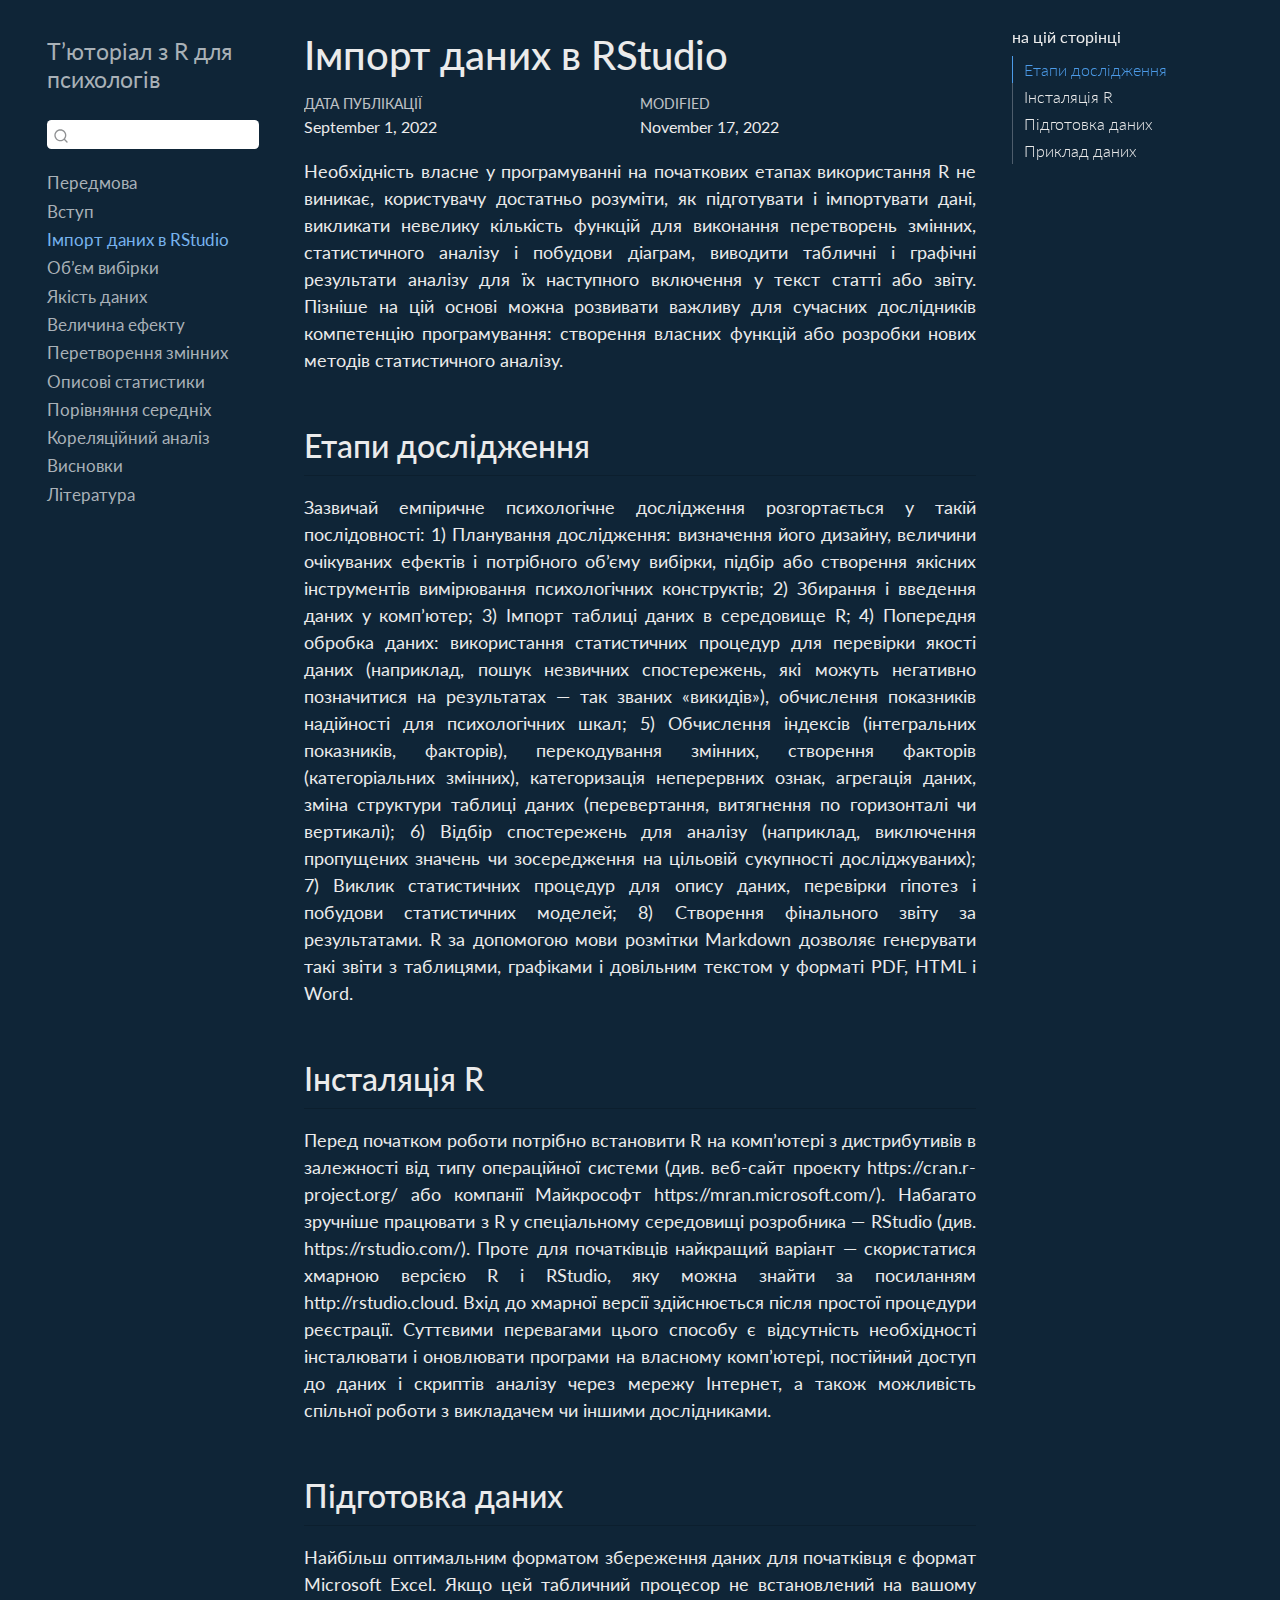
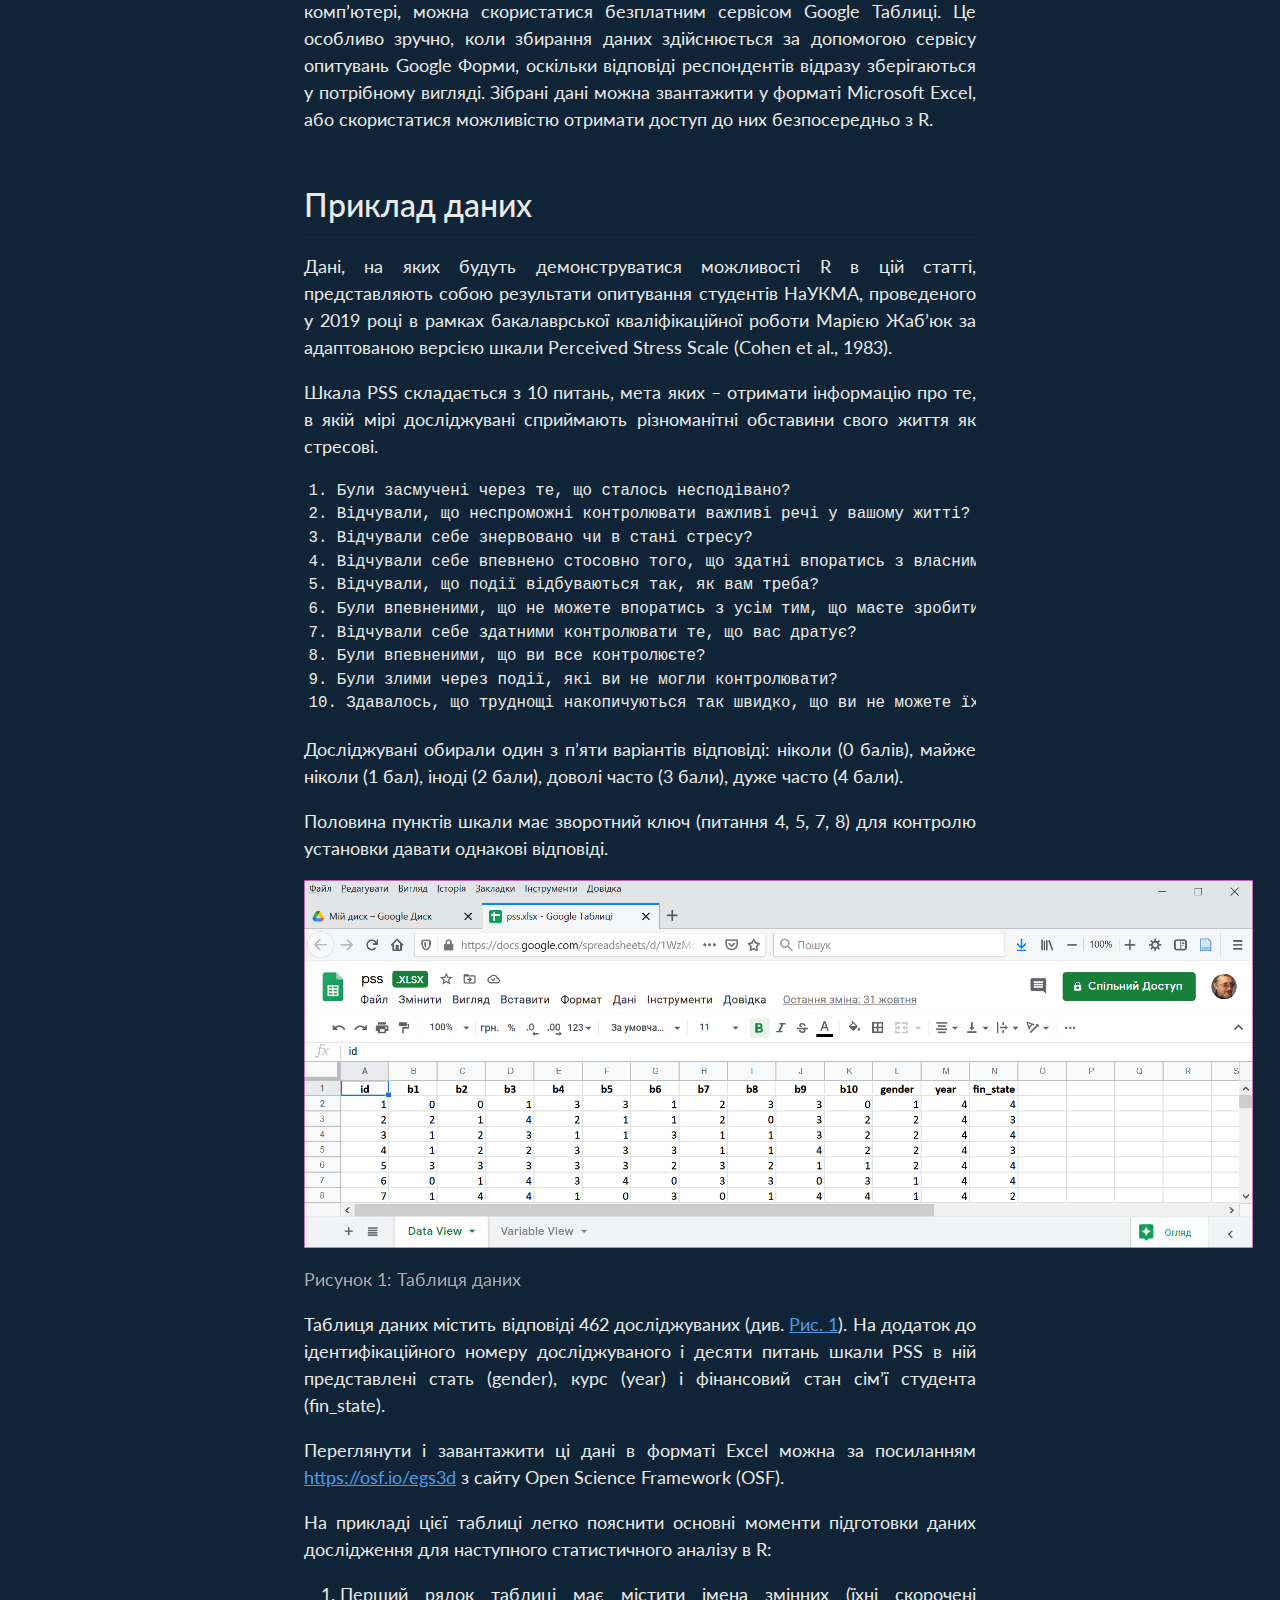
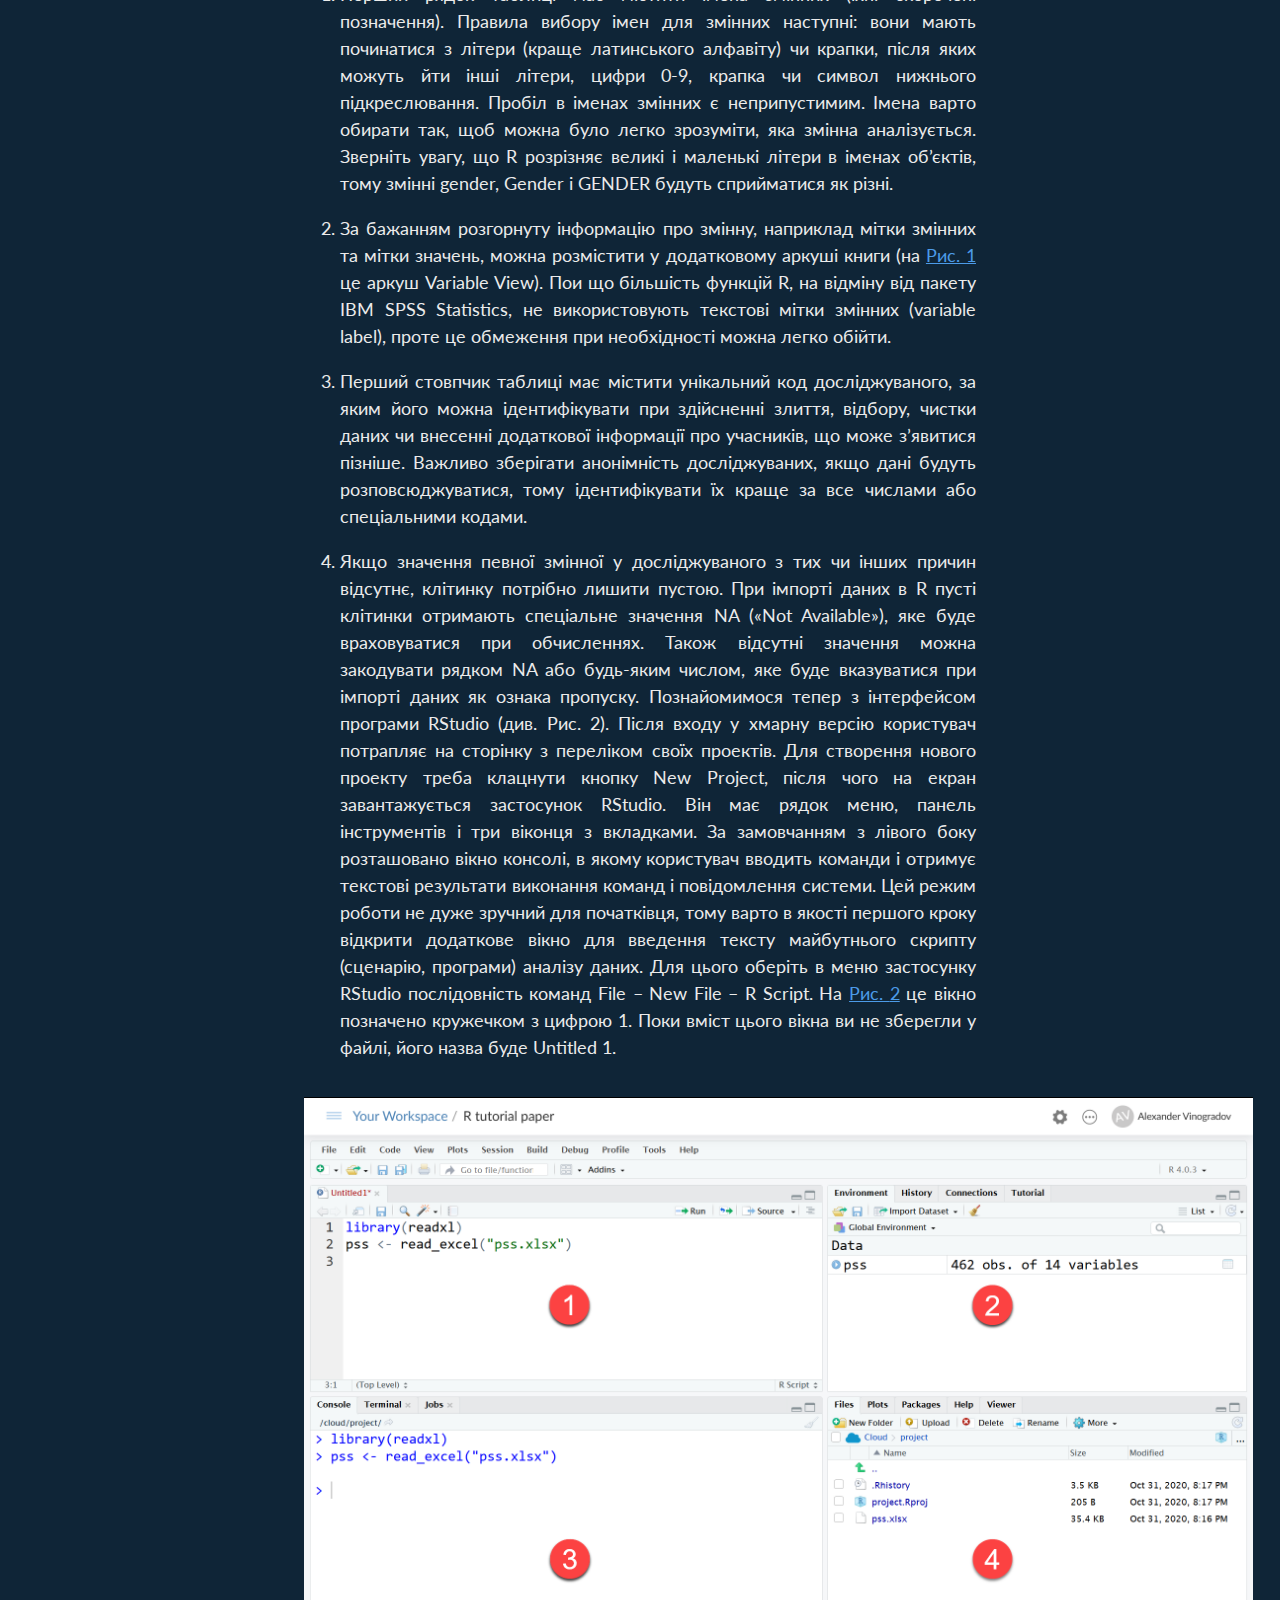
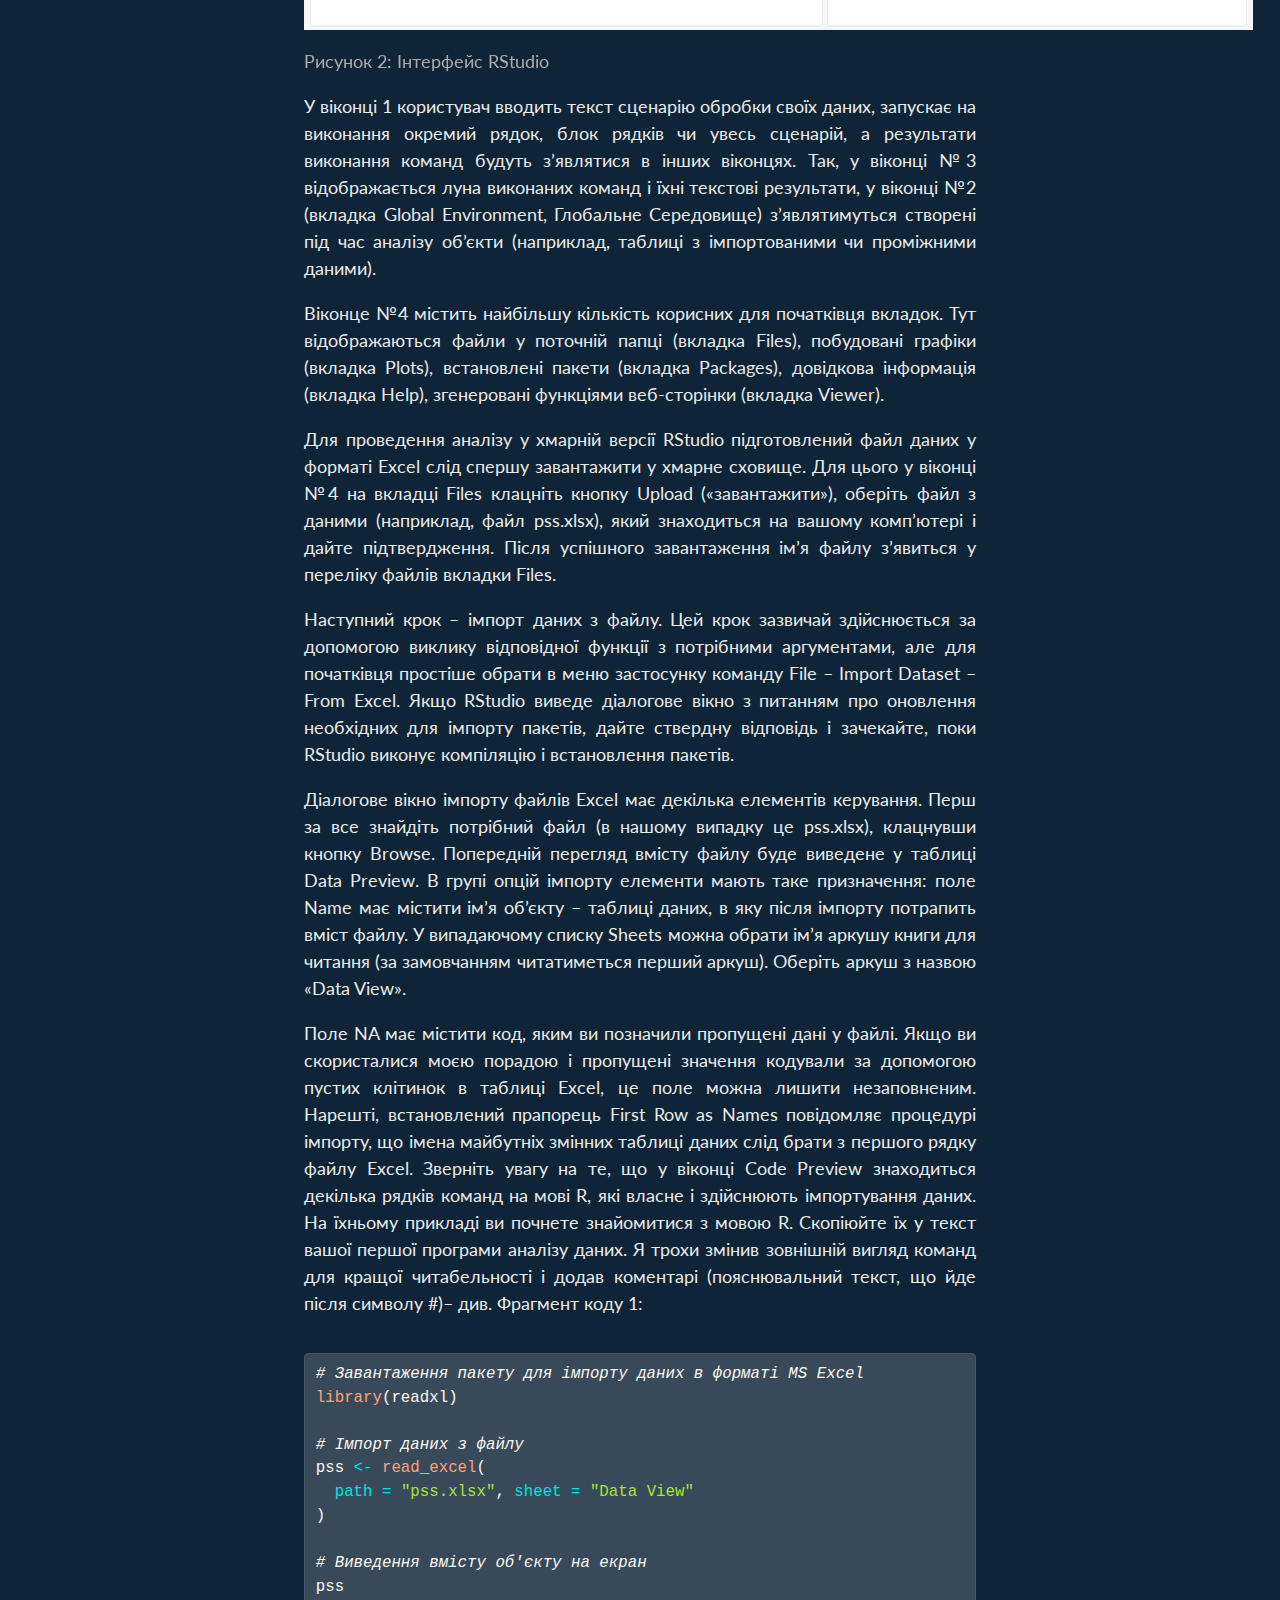
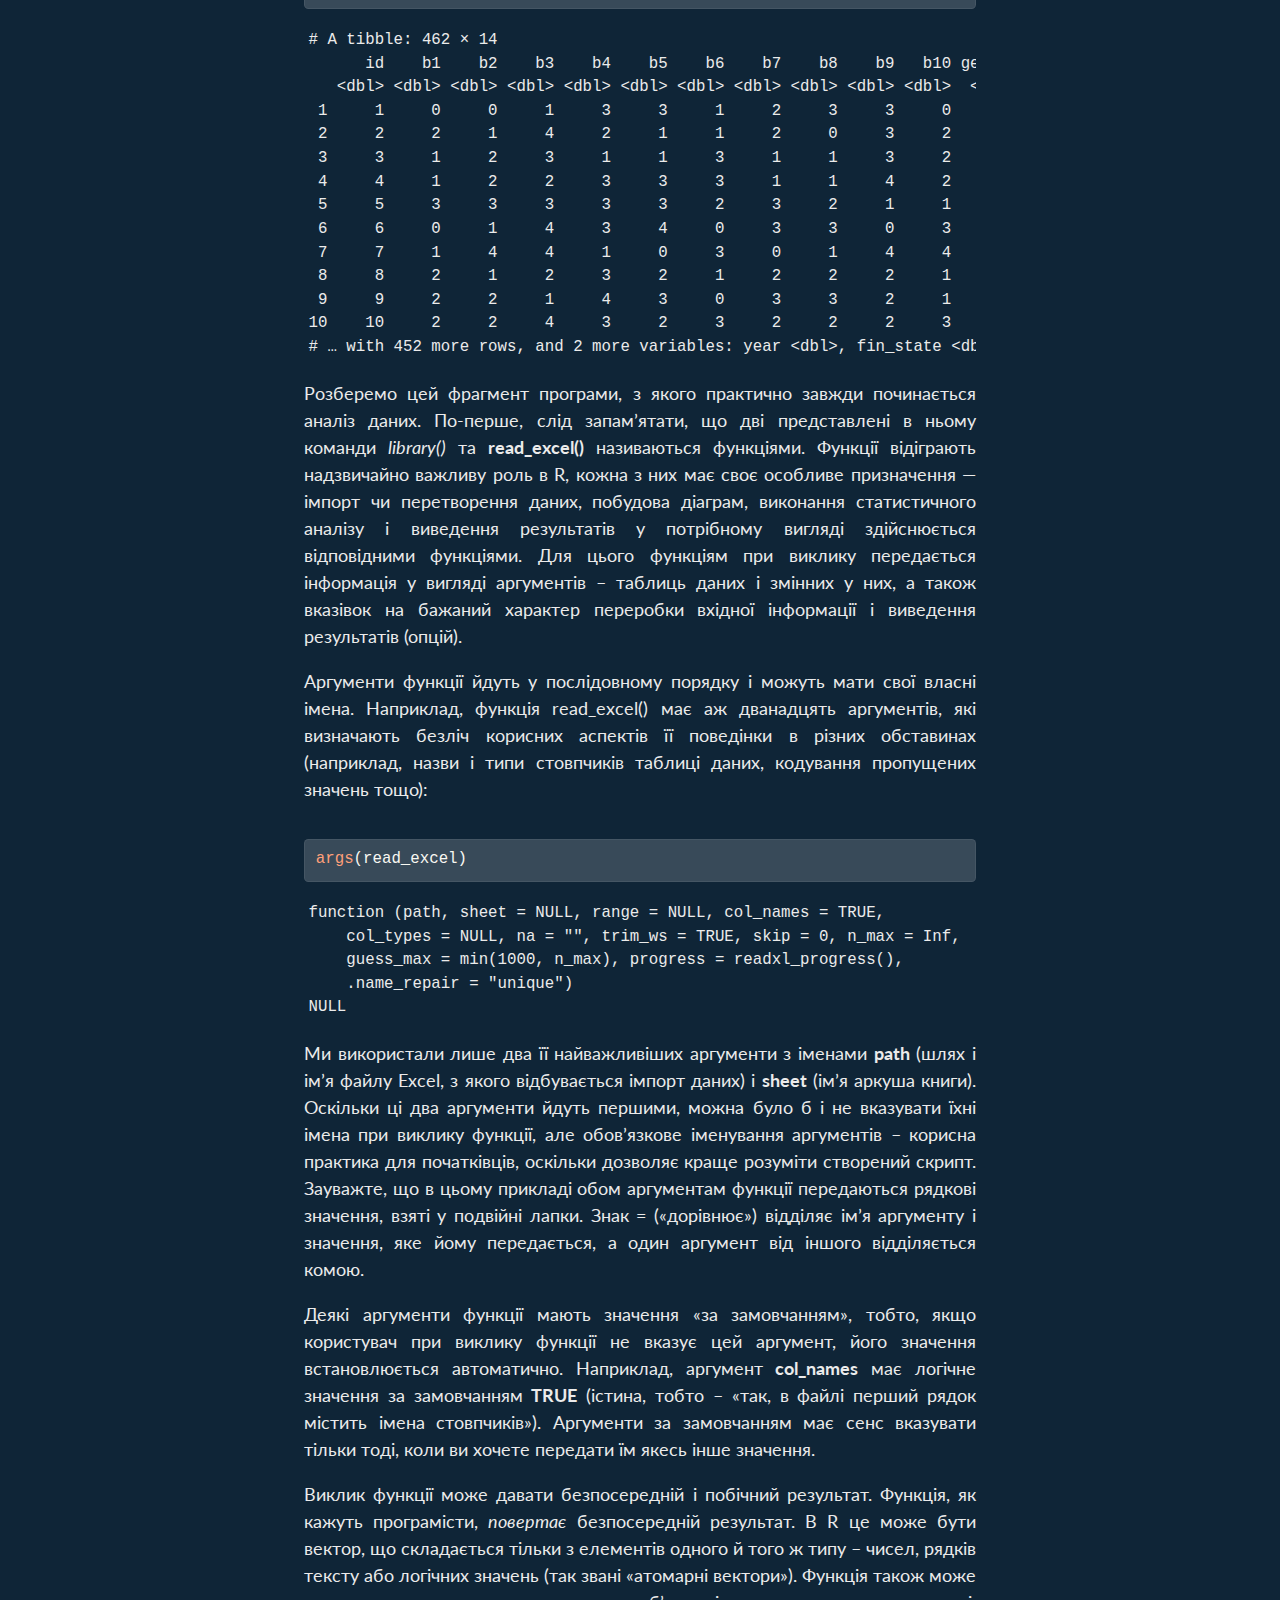
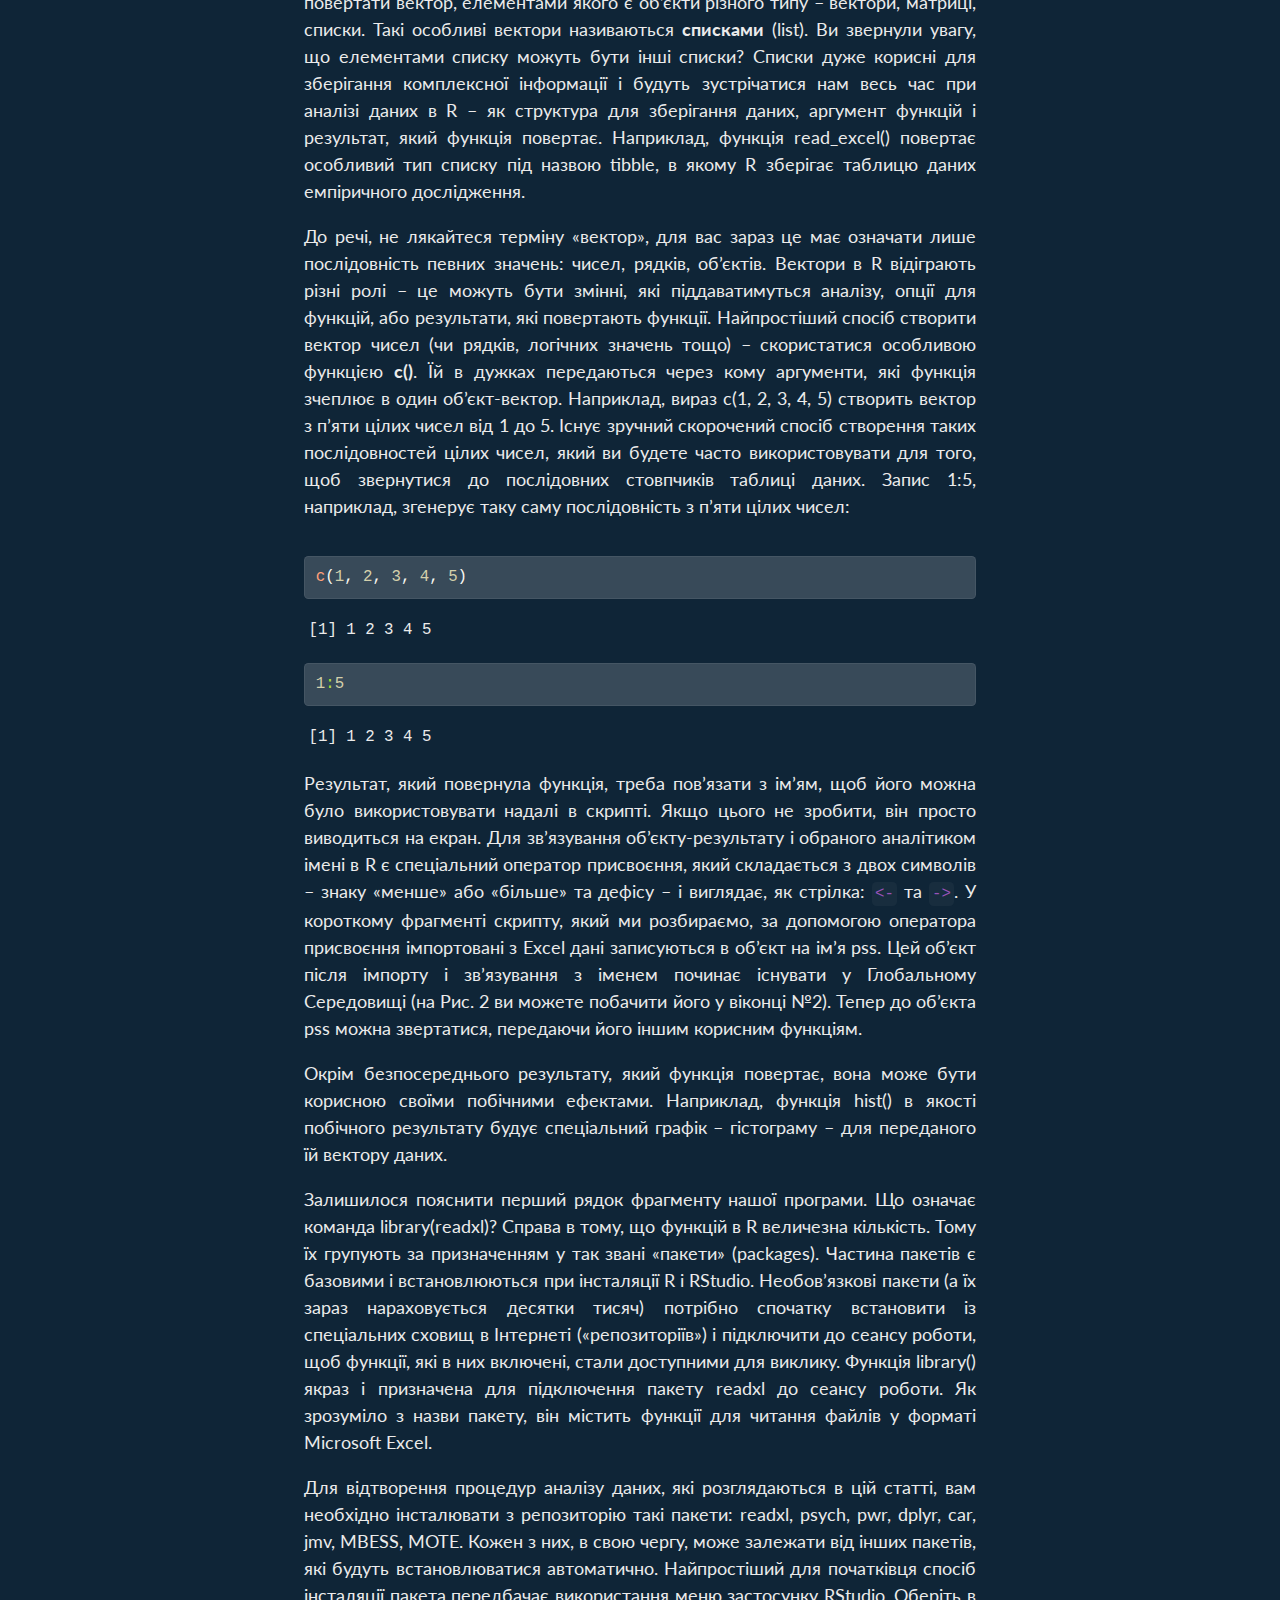
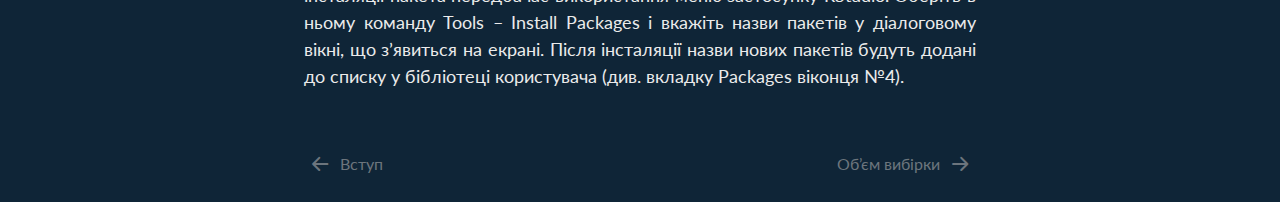
<file: docs/part1.html>
<!DOCTYPE html>
<html xmlns="http://www.w3.org/1999/xhtml" lang="uk-UA" xml:lang="uk-UA"><head>

<meta charset="utf-8">
<meta name="generator" content="quarto-1.2.269">

<meta name="viewport" content="width=device-width, initial-scale=1.0, user-scalable=yes">

<meta name="dcterms.date" content="2022-09-01">

<title>Т’юторіал з R для психологів - Імпорт даних в RStudio</title>
<style>
code{white-space: pre-wrap;}
span.smallcaps{font-variant: small-caps;}
div.columns{display: flex; gap: min(4vw, 1.5em);}
div.column{flex: auto; overflow-x: auto;}
div.hanging-indent{margin-left: 1.5em; text-indent: -1.5em;}
ul.task-list{list-style: none;}
ul.task-list li input[type="checkbox"] {
  width: 0.8em;
  margin: 0 0.8em 0.2em -1.6em;
  vertical-align: middle;
}
pre > code.sourceCode { white-space: pre; position: relative; }
pre > code.sourceCode > span { display: inline-block; line-height: 1.25; }
pre > code.sourceCode > span:empty { height: 1.2em; }
.sourceCode { overflow: visible; }
code.sourceCode > span { color: inherit; text-decoration: inherit; }
div.sourceCode { margin: 1em 0; }
pre.sourceCode { margin: 0; }
@media screen {
div.sourceCode { overflow: auto; }
}
@media print {
pre > code.sourceCode { white-space: pre-wrap; }
pre > code.sourceCode > span { text-indent: -5em; padding-left: 5em; }
}
pre.numberSource code
  { counter-reset: source-line 0; }
pre.numberSource code > span
  { position: relative; left: -4em; counter-increment: source-line; }
pre.numberSource code > span > a:first-child::before
  { content: counter(source-line);
    position: relative; left: -1em; text-align: right; vertical-align: baseline;
    border: none; display: inline-block;
    -webkit-touch-callout: none; -webkit-user-select: none;
    -khtml-user-select: none; -moz-user-select: none;
    -ms-user-select: none; user-select: none;
    padding: 0 4px; width: 4em;
    color: #aaaaaa;
  }
pre.numberSource { margin-left: 3em; border-left: 1px solid #aaaaaa;  padding-left: 4px; }
div.sourceCode
  {   }
@media screen {
pre > code.sourceCode > span > a:first-child::before { text-decoration: underline; }
}
code span.al { color: #ff0000; font-weight: bold; } /* Alert */
code span.an { color: #60a0b0; font-weight: bold; font-style: italic; } /* Annotation */
code span.at { color: #7d9029; } /* Attribute */
code span.bn { color: #40a070; } /* BaseN */
code span.bu { color: #008000; } /* BuiltIn */
code span.cf { color: #007020; font-weight: bold; } /* ControlFlow */
code span.ch { color: #4070a0; } /* Char */
code span.cn { color: #880000; } /* Constant */
code span.co { color: #60a0b0; font-style: italic; } /* Comment */
code span.cv { color: #60a0b0; font-weight: bold; font-style: italic; } /* CommentVar */
code span.do { color: #ba2121; font-style: italic; } /* Documentation */
code span.dt { color: #902000; } /* DataType */
code span.dv { color: #40a070; } /* DecVal */
code span.er { color: #ff0000; font-weight: bold; } /* Error */
code span.ex { } /* Extension */
code span.fl { color: #40a070; } /* Float */
code span.fu { color: #06287e; } /* Function */
code span.im { color: #008000; font-weight: bold; } /* Import */
code span.in { color: #60a0b0; font-weight: bold; font-style: italic; } /* Information */
code span.kw { color: #007020; font-weight: bold; } /* Keyword */
code span.op { color: #666666; } /* Operator */
code span.ot { color: #007020; } /* Other */
code span.pp { color: #bc7a00; } /* Preprocessor */
code span.sc { color: #4070a0; } /* SpecialChar */
code span.ss { color: #bb6688; } /* SpecialString */
code span.st { color: #4070a0; } /* String */
code span.va { color: #19177c; } /* Variable */
code span.vs { color: #4070a0; } /* VerbatimString */
code span.wa { color: #60a0b0; font-weight: bold; font-style: italic; } /* Warning */
</style>


<script src="site_libs/quarto-nav/quarto-nav.js"></script>
<script src="site_libs/quarto-nav/headroom.min.js"></script>
<script src="site_libs/clipboard/clipboard.min.js"></script>
<script src="site_libs/quarto-search/autocomplete.umd.js"></script>
<script src="site_libs/quarto-search/fuse.min.js"></script>
<script src="site_libs/quarto-search/quarto-search.js"></script>
<meta name="quarto:offset" content="./">
<link href="./part2.html" rel="next">
<link href="./intro.html" rel="prev">
<script src="site_libs/quarto-html/quarto.js"></script>
<script src="site_libs/quarto-html/popper.min.js"></script>
<script src="site_libs/quarto-html/tippy.umd.min.js"></script>
<script src="site_libs/quarto-html/anchor.min.js"></script>
<link href="site_libs/quarto-html/tippy.css" rel="stylesheet">
<link href="site_libs/quarto-html/quarto-syntax-highlighting-dark.css" rel="stylesheet" id="quarto-text-highlighting-styles">
<script src="site_libs/bootstrap/bootstrap.min.js"></script>
<link href="site_libs/bootstrap/bootstrap-icons.css" rel="stylesheet">
<link href="site_libs/bootstrap/bootstrap.min.css" rel="stylesheet" id="quarto-bootstrap" data-mode="dark">
<script id="quarto-search-options" type="application/json">{
  "location": "sidebar",
  "copy-button": false,
  "collapse-after": 3,
  "panel-placement": "start",
  "type": "textbox",
  "limit": 20,
  "language": {
    "search-no-results-text": "No results",
    "search-matching-documents-text": "matching documents",
    "search-copy-link-title": "Copy link to search",
    "search-hide-matches-text": "Hide additional matches",
    "search-more-match-text": "more match in this document",
    "search-more-matches-text": "more matches in this document",
    "search-clear-button-title": "Clear",
    "search-detached-cancel-button-title": "Cancel",
    "search-submit-button-title": "Submit"
  }
}</script>


<link rel="stylesheet" href="styles.css">
</head>

<body class="nav-sidebar floating">

<div id="quarto-search-results"></div>
  <header id="quarto-header" class="headroom fixed-top">
  <nav class="quarto-secondary-nav" data-bs-toggle="collapse" data-bs-target="#quarto-sidebar" aria-controls="quarto-sidebar" aria-expanded="false" aria-label="Toggle sidebar navigation" onclick="if (window.quartoToggleHeadroom) { window.quartoToggleHeadroom(); }">
    <div class="container-fluid d-flex justify-content-between">
      <h1 class="quarto-secondary-nav-title">Імпорт даних в RStudio</h1>
      <button type="button" class="quarto-btn-toggle btn" aria-label="Show secondary navigation">
        <i class="bi bi-chevron-right"></i>
      </button>
    </div>
  </nav>
</header>
<!-- content -->
<div id="quarto-content" class="quarto-container page-columns page-rows-contents page-layout-article">
<!-- sidebar -->
  <nav id="quarto-sidebar" class="sidebar collapse sidebar-navigation floating overflow-auto">
    <div class="pt-lg-2 mt-2 text-left sidebar-header">
    <div class="sidebar-title mb-0 py-0">
      <a href="./">Т’юторіал з R для психологів</a> 
    </div>
      </div>
      <div class="mt-2 flex-shrink-0 align-items-center">
        <div class="sidebar-search">
        <div id="quarto-search" class="" title="Search"></div>
        </div>
      </div>
    <div class="sidebar-menu-container"> 
    <ul class="list-unstyled mt-1">
        <li class="sidebar-item">
  <div class="sidebar-item-container"> 
  <a href="./index.html" class="sidebar-item-text sidebar-link">Передмова</a>
  </div>
</li>
        <li class="sidebar-item">
  <div class="sidebar-item-container"> 
  <a href="./intro.html" class="sidebar-item-text sidebar-link">Вступ</a>
  </div>
</li>
        <li class="sidebar-item">
  <div class="sidebar-item-container"> 
  <a href="./part1.html" class="sidebar-item-text sidebar-link active">Імпорт даних в RStudio</a>
  </div>
</li>
        <li class="sidebar-item">
  <div class="sidebar-item-container"> 
  <a href="./part2.html" class="sidebar-item-text sidebar-link">Об’єм вибірки</a>
  </div>
</li>
        <li class="sidebar-item">
  <div class="sidebar-item-container"> 
  <a href="./part3.html" class="sidebar-item-text sidebar-link">Якість даних</a>
  </div>
</li>
        <li class="sidebar-item">
  <div class="sidebar-item-container"> 
  <a href="./part4.html" class="sidebar-item-text sidebar-link">Величина ефекту</a>
  </div>
</li>
        <li class="sidebar-item">
  <div class="sidebar-item-container"> 
  <a href="./part5.html" class="sidebar-item-text sidebar-link">Перетворення змінних</a>
  </div>
</li>
        <li class="sidebar-item">
  <div class="sidebar-item-container"> 
  <a href="./part6.html" class="sidebar-item-text sidebar-link">Описові статистики</a>
  </div>
</li>
        <li class="sidebar-item">
  <div class="sidebar-item-container"> 
  <a href="./part7.html" class="sidebar-item-text sidebar-link">Порівняння середніх</a>
  </div>
</li>
        <li class="sidebar-item">
  <div class="sidebar-item-container"> 
  <a href="./part8.html" class="sidebar-item-text sidebar-link">Кореляційний аналіз</a>
  </div>
</li>
        <li class="sidebar-item">
  <div class="sidebar-item-container"> 
  <a href="./summary.html" class="sidebar-item-text sidebar-link">Висновки</a>
  </div>
</li>
        <li class="sidebar-item">
  <div class="sidebar-item-container"> 
  <a href="./references.html" class="sidebar-item-text sidebar-link">Література</a>
  </div>
</li>
    </ul>
    </div>
</nav>
<!-- margin-sidebar -->
    <div id="quarto-margin-sidebar" class="sidebar margin-sidebar">
        <nav id="TOC" role="doc-toc" class="toc-active">
    <h2 id="toc-title">на цій сторінці</h2>
   
  <ul>
  <li><a href="#етапи-дослідження" id="toc-етапи-дослідження" class="nav-link active" data-scroll-target="#етапи-дослідження">Етапи дослідження</a></li>
  <li><a href="#інсталяція-r" id="toc-інсталяція-r" class="nav-link" data-scroll-target="#інсталяція-r">Інсталяція R</a></li>
  <li><a href="#підготовка-даних" id="toc-підготовка-даних" class="nav-link" data-scroll-target="#підготовка-даних">Підготовка даних</a></li>
  <li><a href="#приклад-даних" id="toc-приклад-даних" class="nav-link" data-scroll-target="#приклад-даних">Приклад даних</a></li>
  </ul>
</nav>
    </div>
<!-- main -->
<main class="content page-columns page-full" id="quarto-document-content">

<header id="title-block-header" class="quarto-title-block default">
<div class="quarto-title">
<h1 class="title d-none d-lg-block">Імпорт даних в RStudio</h1>
</div>



<div class="quarto-title-meta">

    
    <div>
    <div class="quarto-title-meta-heading">Дата публікації</div>
    <div class="quarto-title-meta-contents">
      <p class="date">September 1, 2022</p>
    </div>
  </div>
  
    <div>
    <div class="quarto-title-meta-heading">Modified</div>
    <div class="quarto-title-meta-contents">
      <p class="date-modified">November 17, 2022</p>
    </div>
  </div>
    
  </div>
  

</header>

<p>Необхідність власне у програмуванні на початкових етапах використання R не виникає, користувачу достатньо розуміти, як підготувати і імпортувати дані, викликати невелику кількість функцій для виконання перетворень змінних, статистичного аналізу і побудови діаграм, виводити табличні і графічні результати аналізу для їх наступного включення у текст статті або звіту. Пізніше на цій основі можна розвивати важливу для сучасних дослідників компетенцію програмування: створення власних функцій або розробки нових методів статистичного аналізу.</p>
<section id="етапи-дослідження" class="level2 unnumbered">
<h2 class="unnumbered anchored" data-anchor-id="етапи-дослідження">Етапи дослідження</h2>
<p>Зазвичай емпіричне психологічне дослідження розгортається у такій послідовності: 1) Планування дослідження: визначення його дизайну, величини очікуваних ефектів і потрібного об’єму вибірки, підбір або створення якісних інструментів вимірювання психологічних конструктів; 2) Збирання і введення даних у комп’ютер; 3) Імпорт таблиці даних в середовище R; 4) Попередня обробка даних: використання статистичних процедур для перевірки якості даних (наприклад, пошук незвичних спостережень, які можуть негативно позначитися на результатах — так званих «викидів»), обчислення показників надійності для психологічних шкал; 5) Обчислення індексів (інтегральних показників, факторів), перекодування змінних, створення факторів (категоріальних змінних), категоризація неперервних ознак, агрегація даних, зміна структури таблиці даних (перевертання, витягнення по горизонталі чи вертикалі); 6) Відбір спостережень для аналізу (наприклад, виключення пропущених значень чи зосередження на цільовій сукупності досліджуваних); 7) Виклик статистичних процедур для опису даних, перевірки гіпотез і побудови статистичних моделей; 8) Створення фінального звіту за результатами. R за допомогою мови розмітки Markdown дозволяє генерувати такі звіти з таблицями, графіками і довільним текстом у форматі PDF, HTML і Word.</p>
</section>
<section id="інсталяція-r" class="level2 unnumbered">
<h2 class="unnumbered anchored" data-anchor-id="інсталяція-r">Інсталяція R</h2>
<p>Перед початком роботи потрібно встановити R на комп’ютері з дистрибутивів в залежності від типу операційної системи (див. веб-сайт проекту https://cran.r-project.org/ або компанії Майкрософт https://mran.microsoft.com/). Набагато зручніше працювати з R у спеціальному середовищі розробника — RStudio (див. https://rstudio.com/). Проте для початківців найкращий варіант — скористатися хмарною версією R і RStudio, яку можна знайти за посиланням http://rstudio.cloud. Вхід до хмарної версії здійснюється після простої процедури реєстрації. Суттєвими перевагами цього способу є відсутність необхідності інсталювати і оновлювати програми на власному комп’ютері, постійний доступ до даних і скриптів аналізу через мережу Інтернет, а також можливість спільної роботи з викладачем чи іншими дослідниками.</p>
</section>
<section id="підготовка-даних" class="level2 unnumbered">
<h2 class="unnumbered anchored" data-anchor-id="підготовка-даних">Підготовка даних</h2>
<p>Найбільш оптимальним форматом збереження даних для початківця є формат Microsoft Excel. Якщо цей табличний процесор не встановлений на вашому комп’ютері, можна скористатися безплатним сервісом Google Таблиці. Це особливо зручно, коли збирання даних здійснюється за допомогою сервісу опитувань Google Форми, оскільки відповіді респондентів відразу зберігаються у потрібному вигляді. Зібрані дані можна звантажити у форматі Microsoft Excel, або скористатися можливістю отримати доступ до них безпосередньо з R.</p>
</section>
<section id="приклад-даних" class="level2 unnumbered page-columns page-full">
<h2 class="unnumbered anchored" data-anchor-id="приклад-даних">Приклад даних</h2>
<p>Дані, на яких будуть демонструватися можливості R в цій статті, представляють собою результати опитування студентів НаУКМА, проведеного у 2019 році в рамках бакалаврської кваліфікаційної роботи Марією Жаб’юк за адаптованою версією шкали Perceived Stress Scale (Cohen et al., 1983).</p>
<p>Шкала PSS складається з 10 питань, мета яких – отримати інформацію про те, в якій мірі досліджувані сприймають різноманітні обставини свого життя як стресові.</p>
<pre><code>1. Були засмучені через те, що сталось несподівано?
2. Bідчували, що неспроможні контролювати важливі речі у вашому житті?
3. Відчували себе знервовано чи в стані стресу?
4. Відчували себе впевнено стосовно того, що здатні впоратись з власними проблемами?
5. Відчували, що події відбуваються так, як вам треба?
6. Були впевненими, що не можете впоратись з усім тим, що маєте зробити?
7. Відчували себе здатними контролювати те, що вас дратує?
8. Були впевненими, що ви все контролюєте?
9. Були злими через події, які ви не могли контролювати?
10. Здавалось, що труднощі накопичуються так швидко, що ви не можете їх подолати?</code></pre>
<p>Досліджувані обирали один з п’яти варіантів відповіді: ніколи (0 балів), майже ніколи (1 бал), іноді (2 бали), доволі часто (3 бали), дуже часто (4 бали).</p>
<p>Половина пунктів шкали має зворотний ключ (питання 4, 5, 7, 8) для контролю установки давати однакові відповіді.</p>
<div class="column-page-right">
<div id="fig-dataset" class="quarto-figure quarto-figure-center anchored">
<figure class="figure">
<p><img src="images/google sheets.png" class="img-fluid figure-img"></p>
<p></p><figcaption class="figure-caption">Рисунок&nbsp;1: Таблиця даних</figcaption><p></p>
</figure>
</div>
</div>
<p>Таблиця даних містить відповіді 462 досліджуваних (див. <a href="#fig-dataset">Рис.&nbsp;<span>1</span></a>). На додаток до ідентифікаційного номеру досліджуваного і десяти питань шкали PSS в ній представлені стать (gender), курс (year) і фінансовий стан сім’ї студента (fin_state).</p>
<p>Переглянути і завантажити ці дані в форматі Excel можна за посиланням <a href="https://osf.io/egs3d" class="uri">https://osf.io/egs3d</a> з сайту Open Science Framework (OSF).</p>
<p>На прикладі цієї таблиці легко пояснити основні моменти підготовки даних дослідження для наступного статистичного аналізу в R:</p>
<ol type="1">
<li><p>Перший рядок таблиці має містити імена змінних (їхні скорочені позначення). Правила вибору імен для змінних наступні: вони мають починатися з літери (краще латинського алфавіту) чи крапки, після яких можуть йти інші літери, цифри 0-9, крапка чи символ нижнього підкреслювання. Пробіл в іменах змінних є неприпустимим. Імена варто обирати так, щоб можна було легко зрозуміти, яка змінна аналізується. Зверніть увагу, що R розрізняє великі і маленькі літери в іменах об’єктів, тому змінні gender, Gender і GENDER будуть сприйматися як різні.</p></li>
<li><p>За бажанням розгорнуту інформацію про змінну, наприклад мітки змінних та мітки значень, можна розмістити у додатковому аркуші книги (на <a href="#fig-dataset">Рис.&nbsp;<span>1</span></a> це аркуш Variable View). Пои що більшість функцій R, на відміну від пакету IBM SPSS Statistics, не використовують текстові мітки змінних (variable label), проте це обмеження при необхідності можна легко обійти.</p></li>
<li><p>Перший стовпчик таблиці має містити унікальний код досліджуваного, за яким його можна ідентифікувати при здійсненні злиття, відбору, чистки даних чи внесенні додаткової інформації про учасників, що може з’явитися пізніше. Важливо зберігати анонімність досліджуваних, якщо дані будуть розповсюджуватися, тому ідентифікувати їх краще за все числами або спеціальними кодами.</p></li>
<li><p>Якщо значення певної змінної у досліджуваного з тих чи інших причин відсутнє, клітинку потрібно лишити пустою. При імпорті даних в R пусті клітинки отримають спеціальне значення NA («Not Available»), яке буде враховуватися при обчисленнях. Також відсутні значення можна закодувати рядком NA або будь-яким числом, яке буде вказуватися при імпорті даних як ознака пропуску. Познайомимося тепер з інтерфейсом програми RStudio (див. Рис. 2). Після входу у хмарну версію користувач потрапляє на сторінку з переліком своїх проектів. Для створення нового проекту треба клацнути кнопку New Project, після чого на екран завантажується застосунок RStudio. Він має рядок меню, панель інструментів і три віконця з вкладками. За замовчанням з лівого боку розташовано вікно консолі, в якому користувач вводить команди і отримує текстові результати виконання команд і повідомлення системи. Цей режим роботи не дуже зручний для початківця, тому варто в якості першого кроку відкрити додаткове вікно для введення тексту майбутнього скрипту (сценарію, програми) аналізу даних. Для цього оберіть в меню застосунку RStudio послідовність команд File – New File – R Script. На <a href="#fig-rstudio">Рис.&nbsp;<span>2</span></a> це вікно позначено кружечком з цифрою 1. Поки вміст цього вікна ви не зберегли у файлі, його назва буде Untitled 1.</p></li>
</ol>
<div class="column-page-right">
<div id="fig-rstudio" class="quarto-figure quarto-figure-center anchored">
<figure class="figure">
<p><img src="images/rstudio.cloud.png" class="img-fluid figure-img"></p>
<p></p><figcaption class="figure-caption">Рисунок&nbsp;2: Інтерфейс RStudio</figcaption><p></p>
</figure>
</div>
</div>
<p>У віконці 1 користувач вводить текст сценарію обробки своїх даних, запускає на виконання окремий рядок, блок рядків чи увесь сценарій, а результати виконання команд будуть з’являтися в інших віконцях. Так, у віконці №3 відображається луна виконаних команд і їхні текстові результати, у віконці №2 (вкладка Global Environment, Глобальне Середовище) з’являтимуться створені під час аналізу об’єкти (наприклад, таблиці з імпортованими чи проміжними даними).</p>
<p>Віконце №4 містить найбільшу кількість корисних для початківця вкладок. Тут відображаються файли у поточній папці (вкладка Files), побудовані графіки (вкладка Plots), встановлені пакети (вкладка Packages), довідкова інформація (вкладка Help), згенеровані функціями веб-сторінки (вкладка Viewer).</p>
<p>Для проведення аналізу у хмарній версії RStudio підготовлений файл даних у форматі Excel слід спершу завантажити у хмарне сховище. Для цього у віконці №4 на вкладці Files клацніть кнопку Upload («завантажити»), оберіть файл з даними (наприклад, файл pss.xlsx), який знаходиться на вашому комп’ютері і дайте підтвердження. Після успішного завантаження ім’я файлу з’явиться у переліку файлів вкладки Files.</p>
<p>Наступний крок – імпорт даних з файлу. Цей крок зазвичай здійснюється за допомогою виклику відповідної функції з потрібними аргументами, але для початківця простіше обрати в меню застосунку команду File – Import Dataset – From Excel. Якщо RStudio виведе діалогове вікно з питанням про оновлення необхідних для імпорту пакетів, дайте ствердну відповідь і зачекайте, поки RStudio виконує компіляцію і встановлення пакетів.</p>
<p>Діалогове вікно імпорту файлів Excel має декілька елементів керування. Перш за все знайдіть потрібний файл (в нашому випадку це pss.xlsx), клацнувши кнопку Browse. Попередній перегляд вмісту файлу буде виведене у таблиці Data Preview. В групі опцій імпорту елементи мають таке призначення: поле Name має містити ім’я об’єкту – таблиці даних, в яку після імпорту потрапить вміст файлу. У випадаючому списку Sheets можна обрати ім’я аркушу книги для читання (за замовчанням читатиметься перший аркуш). Оберіть аркуш з назвою «Data View».</p>
<p>Поле NA має містити код, яким ви позначили пропущені дані у файлі. Якщо ви скористалися моєю порадою і пропущені значення кодували за допомогою пустих клітинок в таблиці Excel, це поле можна лишити незаповненим. Нарешті, встановлений прапорець First Row as Names повідомляє процедурі імпорту, що імена майбутніх змінних таблиці даних слід брати з першого рядку файлу Excel. Зверніть увагу на те, що у віконці Code Preview знаходиться декілька рядків команд на мові R, які власне і здійснюють імпортування даних. На їхньому прикладі ви почнете знайомитися з мовою R. Скопіюйте їх у текст вашої першої програми аналізу даних. Я трохи змінив зовнішній вигляд команд для кращої читабельності і додав коментарі (пояснювальний текст, що йде після символу #)– див. Фрагмент коду 1:</p>
<div class="cell">
<div class="sourceCode cell-code" id="cb2"><pre class="sourceCode r code-with-copy"><code class="sourceCode r"><span id="cb2-1"><a href="#cb2-1" aria-hidden="true" tabindex="-1"></a><span class="co"># Завантаження пакету для імпорту даних в форматі MS Excel</span></span>
<span id="cb2-2"><a href="#cb2-2" aria-hidden="true" tabindex="-1"></a><span class="fu">library</span>(readxl)</span>
<span id="cb2-3"><a href="#cb2-3" aria-hidden="true" tabindex="-1"></a></span>
<span id="cb2-4"><a href="#cb2-4" aria-hidden="true" tabindex="-1"></a><span class="co"># Імпорт даних з файлу</span></span>
<span id="cb2-5"><a href="#cb2-5" aria-hidden="true" tabindex="-1"></a>pss <span class="ot">&lt;-</span> <span class="fu">read_excel</span>(</span>
<span id="cb2-6"><a href="#cb2-6" aria-hidden="true" tabindex="-1"></a>  <span class="at">path =</span> <span class="st">"pss.xlsx"</span>, <span class="at">sheet =</span> <span class="st">"Data View"</span></span>
<span id="cb2-7"><a href="#cb2-7" aria-hidden="true" tabindex="-1"></a>)</span>
<span id="cb2-8"><a href="#cb2-8" aria-hidden="true" tabindex="-1"></a></span>
<span id="cb2-9"><a href="#cb2-9" aria-hidden="true" tabindex="-1"></a><span class="co"># Виведення вмісту об'єкту на екран</span></span>
<span id="cb2-10"><a href="#cb2-10" aria-hidden="true" tabindex="-1"></a>pss</span></code><button title="Copy to Clipboard" class="code-copy-button"><i class="bi"></i></button></pre></div>
<div class="cell-output cell-output-stdout">
<pre><code># A tibble: 462 × 14
      id    b1    b2    b3    b4    b5    b6    b7    b8    b9   b10 gender
   &lt;dbl&gt; &lt;dbl&gt; &lt;dbl&gt; &lt;dbl&gt; &lt;dbl&gt; &lt;dbl&gt; &lt;dbl&gt; &lt;dbl&gt; &lt;dbl&gt; &lt;dbl&gt; &lt;dbl&gt;  &lt;dbl&gt;
 1     1     0     0     1     3     3     1     2     3     3     0      1
 2     2     2     1     4     2     1     1     2     0     3     2      2
 3     3     1     2     3     1     1     3     1     1     3     2      2
 4     4     1     2     2     3     3     3     1     1     4     2      2
 5     5     3     3     3     3     3     2     3     2     1     1      2
 6     6     0     1     4     3     4     0     3     3     0     3      1
 7     7     1     4     4     1     0     3     0     1     4     4      1
 8     8     2     1     2     3     2     1     2     2     2     1      1
 9     9     2     2     1     4     3     0     3     3     2     1      1
10    10     2     2     4     3     2     3     2     2     2     3      2
# … with 452 more rows, and 2 more variables: year &lt;dbl&gt;, fin_state &lt;dbl&gt;</code></pre>
</div>
</div>
<p>Розберемо цей фрагмент програми, з якого практично завжди починається аналіз даних. По-перше, слід запам’ятати, що дві представлені в ньому команди <em>library()</em> та <strong>read_excel()</strong> називаються функціями. Функції відіграють надзвичайно важливу роль в R, кожна з них має своє особливе призначення — імпорт чи перетворення даних, побудова діаграм, виконання статистичного аналізу і виведення результатів у потрібному вигляді здійснюється відповідними функціями. Для цього функціям при виклику передається інформація у вигляді аргументів – таблиць даних і змінних у них, а також вказівок на бажаний характер переробки вхідної інформації і виведення результатів (опцій).</p>
<p>Аргументи функції йдуть у послідовному порядку і можуть мати свої власні імена. Наприклад, функція read_excel() має аж дванадцять аргументів, які визначають безліч корисних аспектів її поведінки в різних обставинах (наприклад, назви і типи стовпчиків таблиці даних, кодування пропущених значень тощо):</p>
<div class="cell">
<div class="sourceCode cell-code" id="cb4"><pre class="sourceCode r code-with-copy"><code class="sourceCode r"><span id="cb4-1"><a href="#cb4-1" aria-hidden="true" tabindex="-1"></a><span class="fu">args</span>(read_excel)</span></code><button title="Copy to Clipboard" class="code-copy-button"><i class="bi"></i></button></pre></div>
<div class="cell-output cell-output-stdout">
<pre><code>function (path, sheet = NULL, range = NULL, col_names = TRUE, 
    col_types = NULL, na = "", trim_ws = TRUE, skip = 0, n_max = Inf, 
    guess_max = min(1000, n_max), progress = readxl_progress(), 
    .name_repair = "unique") 
NULL</code></pre>
</div>
</div>
<p>Ми використали лише два її найважливіших аргументи з іменами <strong>path</strong> (шлях і ім’я файлу Excel, з якого відбувається імпорт даних) і <strong>sheet</strong> (ім’я аркуша книги). Оскільки ці два аргументи йдуть першими, можна було б і не вказувати їхні імена при виклику функції, але обов’язкове іменування аргументів – корисна практика для початківців, оскільки дозволяє краще розуміти створений скрипт. Зауважте, що в цьому прикладі обом аргументам функції передаються рядкові значення, взяті у подвійні лапки. Знак = («дорівнює») відділяє ім’я аргументу і значення, яке йому передається, а один аргумент від іншого відділяється комою.</p>
<p>Деякі аргументи функції мають значення «за замовчанням», тобто, якщо користувач при виклику функції не вказує цей аргумент, його значення встановлюється автоматично. Наприклад, аргумент <strong>col_names</strong> має логічне значення за замовчанням <strong>TRUE</strong> (істина, тобто – «так, в файлі перший рядок містить імена стовпчиків»). Аргументи за замовчанням має сенс вказувати тільки тоді, коли ви хочете передати їм якесь інше значення.</p>
<p>Виклик функції може давати безпосередній і побічний результат. Функція, як кажуть програмісти, <em>повертає</em> безпосередній результат. В R це може бути вектор, що складається тільки з елементів одного й того ж типу – чисел, рядків тексту або логічних значень (так звані «атомарні вектори»). Функція також може повертати вектор, елементами якого є об’єкти різного типу – вектори, матриці, списки. Такі особливі вектори називаються <strong>списками</strong> (list). Ви звернули увагу, що елементами списку можуть бути інші списки? Списки дуже корисні для зберігання комплексної інформації і будуть зустрічатися нам весь час при аналізі даних в R – як структура для зберігання даних, аргумент функцій і результат, який функція повертає. Наприклад, функція read_excel() повертає особливий тип списку під назвою tibble, в якому R зберігає таблицю даних емпіричного дослідження.</p>
<p>До речі, не лякайтеся терміну «вектор», для вас зараз це має означати лише послідовність певних значень: чисел, рядків, об’єктів. Вектори в R відіграють різні ролі – це можуть бути змінні, які піддаватимуться аналізу, опції для функцій, або результати, які повертають функції. Найпростіший спосіб створити вектор чисел (чи рядків, логічних значень тощо) – скористатися особливою функцією <strong>c()</strong>. Їй в дужках передаються через кому аргументи, які функція зчеплює в один об’єкт-вектор. Наприклад, вираз c(1, 2, 3, 4, 5) створить вектор з п’яти цілих чисел від 1 до 5. Існує зручний скорочений спосіб створення таких послідовностей цілих чисел, який ви будете часто використовувати для того, щоб звернутися до послідовних стовпчиків таблиці даних. Запис 1:5, наприклад, згенерує таку саму послідовність з п’яти цілих чисел:</p>
<div class="cell">
<div class="sourceCode cell-code" id="cb6"><pre class="sourceCode r code-with-copy"><code class="sourceCode r"><span id="cb6-1"><a href="#cb6-1" aria-hidden="true" tabindex="-1"></a><span class="fu">c</span>(<span class="dv">1</span>, <span class="dv">2</span>, <span class="dv">3</span>, <span class="dv">4</span>, <span class="dv">5</span>)</span></code><button title="Copy to Clipboard" class="code-copy-button"><i class="bi"></i></button></pre></div>
<div class="cell-output cell-output-stdout">
<pre><code>[1] 1 2 3 4 5</code></pre>
</div>
<div class="sourceCode cell-code" id="cb8"><pre class="sourceCode r code-with-copy"><code class="sourceCode r"><span id="cb8-1"><a href="#cb8-1" aria-hidden="true" tabindex="-1"></a><span class="dv">1</span><span class="sc">:</span><span class="dv">5</span></span></code><button title="Copy to Clipboard" class="code-copy-button"><i class="bi"></i></button></pre></div>
<div class="cell-output cell-output-stdout">
<pre><code>[1] 1 2 3 4 5</code></pre>
</div>
</div>
<p>Результат, який повернула функція, треба пов’язати з ім’ям, щоб його можна було використовувати надалі в скрипті. Якщо цього не зробити, він просто виводиться на екран. Для зв’язування об’єкту-результату і обраного аналітиком імені в R є спеціальний оператор присвоєння, який складається з двох символів – знаку «менше» або «більше» та дефісу – і виглядає, як стрілка: <code>&lt;-</code> та <code>-&gt;</code>. У короткому фрагменті скрипту, який ми розбираємо, за допомогою оператора присвоєння імпортовані з Excel дані записуються в об’єкт на ім’я pss. Цей об’єкт після імпорту і зв’язування з іменем починає існувати у Глобальному Середовищі (на Рис. 2 ви можете побачити його у віконці №2). Тепер до об’єкта pss можна звертатися, передаючи його іншим корисним функціям.</p>
<p>Окрім безпосереднього результату, який функція повертає, вона може бути корисною своїми побічними ефектами. Наприклад, функція hist() в якості побічного результату будує спеціальний графік – гістограму – для переданого їй вектору даних.</p>
<p>Залишилося пояснити перший рядок фрагменту нашої програми. Що означає команда library(readxl)? Справа в тому, що функцій в R величезна кількість. Тому їх групують за призначенням у так звані «пакети» (packages). Частина пакетів є базовими і встановлюються при інсталяції R і RStudio. Необов’язкові пакети (а їх зараз нараховується десятки тисяч) потрібно спочатку встановити із спеціальних сховищ в Інтернеті («репозиторіїв») і підключити до сеансу роботи, щоб функції, які в них включені, стали доступними для виклику. Функція library() якраз і призначена для підключення пакету readxl до сеансу роботи. Як зрозуміло з назви пакету, він містить функції для читання файлів у форматі Microsoft Excel.</p>
<p>Для відтворення процедур аналізу даних, які розглядаються в цій статті, вам необхідно інсталювати з репозиторію такі пакети: readxl, psych, pwr, dplyr, car, jmv, MBESS, MOTE. Кожен з них, в свою чергу, може залежати від інших пакетів, які будуть встановлюватися автоматично. Найпростіший для початківця спосіб інсталяції пакета передбачає використання меню застосунку RStudio. Оберіть в ньому команду Tools – Install Packages і вкажіть назви пакетів у діалоговому вікні, що з’явиться на екрані. Після інсталяції назви нових пакетів будуть додані до списку у бібліотеці користувача (див. вкладку Packages віконця №4).</p>


</section>

</main> <!-- /main -->
<script id="quarto-html-after-body" type="application/javascript">
window.document.addEventListener("DOMContentLoaded", function (event) {
  const toggleBodyColorMode = (bsSheetEl) => {
    const mode = bsSheetEl.getAttribute("data-mode");
    const bodyEl = window.document.querySelector("body");
    if (mode === "dark") {
      bodyEl.classList.add("quarto-dark");
      bodyEl.classList.remove("quarto-light");
    } else {
      bodyEl.classList.add("quarto-light");
      bodyEl.classList.remove("quarto-dark");
    }
  }
  const toggleBodyColorPrimary = () => {
    const bsSheetEl = window.document.querySelector("link#quarto-bootstrap");
    if (bsSheetEl) {
      toggleBodyColorMode(bsSheetEl);
    }
  }
  toggleBodyColorPrimary();  
  const icon = "";
  const anchorJS = new window.AnchorJS();
  anchorJS.options = {
    placement: 'right',
    icon: icon
  };
  anchorJS.add('.anchored');
  const clipboard = new window.ClipboardJS('.code-copy-button', {
    target: function(trigger) {
      return trigger.previousElementSibling;
    }
  });
  clipboard.on('success', function(e) {
    // button target
    const button = e.trigger;
    // don't keep focus
    button.blur();
    // flash "checked"
    button.classList.add('code-copy-button-checked');
    var currentTitle = button.getAttribute("title");
    button.setAttribute("title", "Copied!");
    let tooltip;
    if (window.bootstrap) {
      button.setAttribute("data-bs-toggle", "tooltip");
      button.setAttribute("data-bs-placement", "left");
      button.setAttribute("data-bs-title", "Copied!");
      tooltip = new bootstrap.Tooltip(button, 
        { trigger: "manual", 
          customClass: "code-copy-button-tooltip",
          offset: [0, -8]});
      tooltip.show();    
    }
    setTimeout(function() {
      if (tooltip) {
        tooltip.hide();
        button.removeAttribute("data-bs-title");
        button.removeAttribute("data-bs-toggle");
        button.removeAttribute("data-bs-placement");
      }
      button.setAttribute("title", currentTitle);
      button.classList.remove('code-copy-button-checked');
    }, 1000);
    // clear code selection
    e.clearSelection();
  });
  function tippyHover(el, contentFn) {
    const config = {
      allowHTML: true,
      content: contentFn,
      maxWidth: 500,
      delay: 100,
      arrow: false,
      appendTo: function(el) {
          return el.parentElement;
      },
      interactive: true,
      interactiveBorder: 10,
      theme: 'quarto',
      placement: 'bottom-start'
    };
    window.tippy(el, config); 
  }
  const noterefs = window.document.querySelectorAll('a[role="doc-noteref"]');
  for (var i=0; i<noterefs.length; i++) {
    const ref = noterefs[i];
    tippyHover(ref, function() {
      // use id or data attribute instead here
      let href = ref.getAttribute('data-footnote-href') || ref.getAttribute('href');
      try { href = new URL(href).hash; } catch {}
      const id = href.replace(/^#\/?/, "");
      const note = window.document.getElementById(id);
      return note.innerHTML;
    });
  }
  const findCites = (el) => {
    const parentEl = el.parentElement;
    if (parentEl) {
      const cites = parentEl.dataset.cites;
      if (cites) {
        return {
          el,
          cites: cites.split(' ')
        };
      } else {
        return findCites(el.parentElement)
      }
    } else {
      return undefined;
    }
  };
  var bibliorefs = window.document.querySelectorAll('a[role="doc-biblioref"]');
  for (var i=0; i<bibliorefs.length; i++) {
    const ref = bibliorefs[i];
    const citeInfo = findCites(ref);
    if (citeInfo) {
      tippyHover(citeInfo.el, function() {
        var popup = window.document.createElement('div');
        citeInfo.cites.forEach(function(cite) {
          var citeDiv = window.document.createElement('div');
          citeDiv.classList.add('hanging-indent');
          citeDiv.classList.add('csl-entry');
          var biblioDiv = window.document.getElementById('ref-' + cite);
          if (biblioDiv) {
            citeDiv.innerHTML = biblioDiv.innerHTML;
          }
          popup.appendChild(citeDiv);
        });
        return popup.innerHTML;
      });
    }
  }
});
</script>
<nav class="page-navigation">
  <div class="nav-page nav-page-previous">
      <a href="./intro.html" class="pagination-link">
        <i class="bi bi-arrow-left-short"></i> <span class="nav-page-text">Вступ</span>
      </a>          
  </div>
  <div class="nav-page nav-page-next">
      <a href="./part2.html" class="pagination-link">
        <span class="nav-page-text">Об’єм вибірки</span> <i class="bi bi-arrow-right-short"></i>
      </a>
  </div>
</nav>
</div> <!-- /content -->



</body></html>
</file>
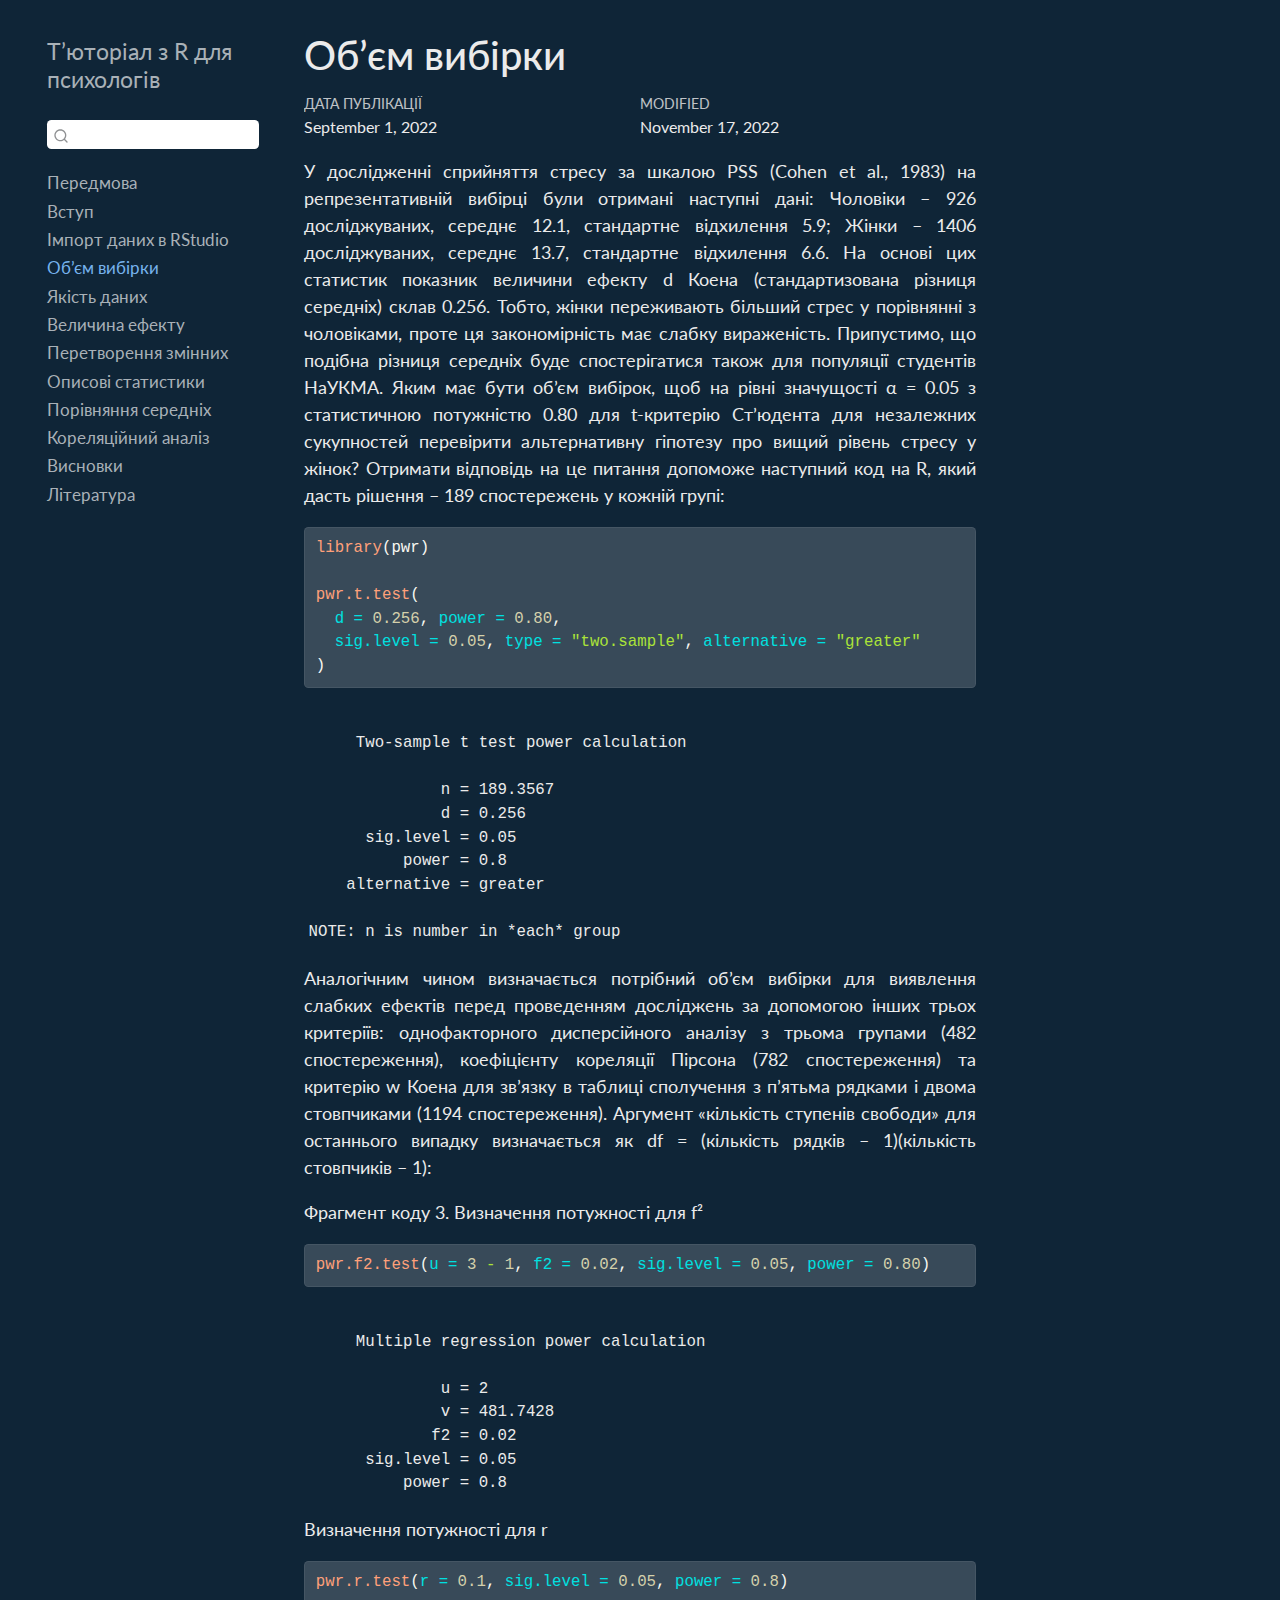
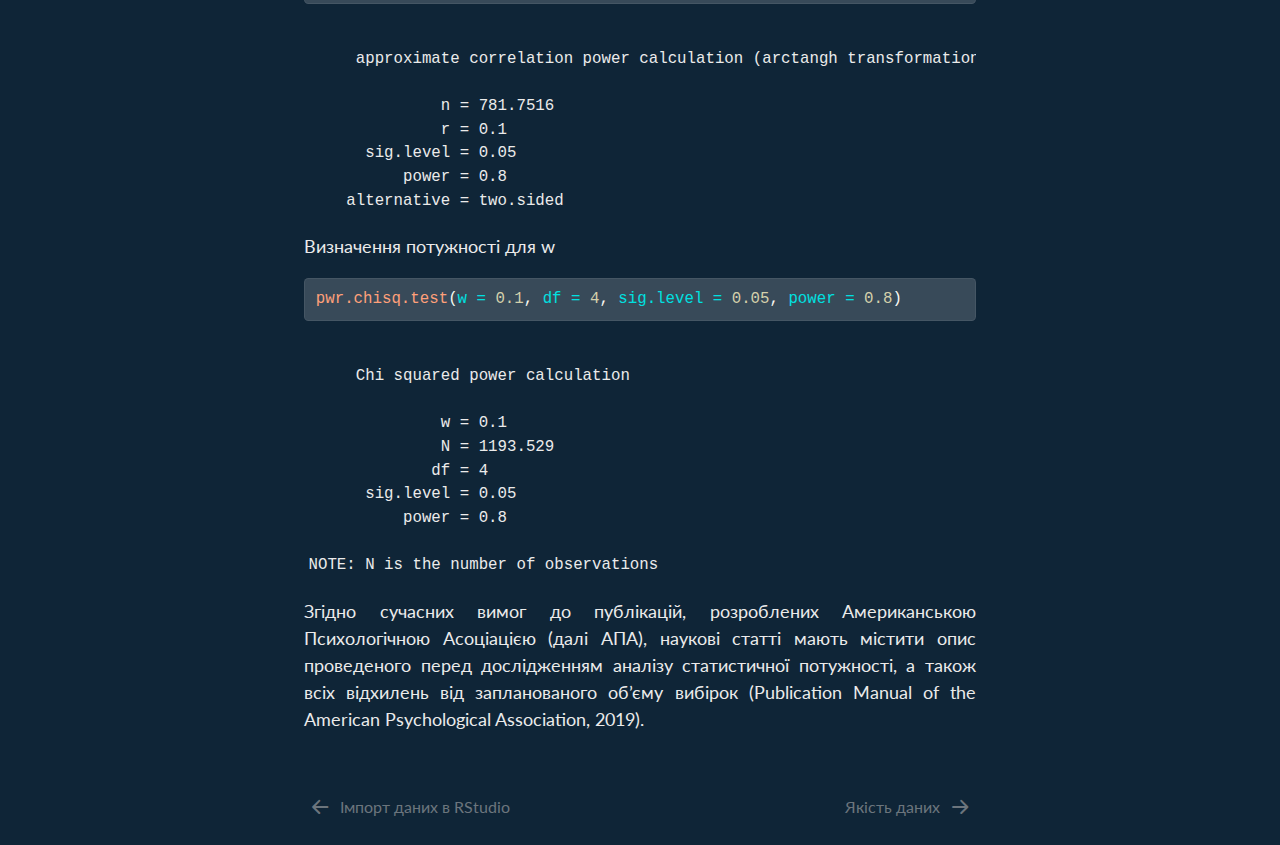
<file: docs/part2.html>
<!DOCTYPE html>
<html xmlns="http://www.w3.org/1999/xhtml" lang="uk-UA" xml:lang="uk-UA"><head>

<meta charset="utf-8">
<meta name="generator" content="quarto-1.2.269">

<meta name="viewport" content="width=device-width, initial-scale=1.0, user-scalable=yes">

<meta name="dcterms.date" content="2022-09-01">

<title>Т’юторіал з R для психологів - Об’єм вибірки</title>
<style>
code{white-space: pre-wrap;}
span.smallcaps{font-variant: small-caps;}
div.columns{display: flex; gap: min(4vw, 1.5em);}
div.column{flex: auto; overflow-x: auto;}
div.hanging-indent{margin-left: 1.5em; text-indent: -1.5em;}
ul.task-list{list-style: none;}
ul.task-list li input[type="checkbox"] {
  width: 0.8em;
  margin: 0 0.8em 0.2em -1.6em;
  vertical-align: middle;
}
pre > code.sourceCode { white-space: pre; position: relative; }
pre > code.sourceCode > span { display: inline-block; line-height: 1.25; }
pre > code.sourceCode > span:empty { height: 1.2em; }
.sourceCode { overflow: visible; }
code.sourceCode > span { color: inherit; text-decoration: inherit; }
div.sourceCode { margin: 1em 0; }
pre.sourceCode { margin: 0; }
@media screen {
div.sourceCode { overflow: auto; }
}
@media print {
pre > code.sourceCode { white-space: pre-wrap; }
pre > code.sourceCode > span { text-indent: -5em; padding-left: 5em; }
}
pre.numberSource code
  { counter-reset: source-line 0; }
pre.numberSource code > span
  { position: relative; left: -4em; counter-increment: source-line; }
pre.numberSource code > span > a:first-child::before
  { content: counter(source-line);
    position: relative; left: -1em; text-align: right; vertical-align: baseline;
    border: none; display: inline-block;
    -webkit-touch-callout: none; -webkit-user-select: none;
    -khtml-user-select: none; -moz-user-select: none;
    -ms-user-select: none; user-select: none;
    padding: 0 4px; width: 4em;
    color: #aaaaaa;
  }
pre.numberSource { margin-left: 3em; border-left: 1px solid #aaaaaa;  padding-left: 4px; }
div.sourceCode
  {   }
@media screen {
pre > code.sourceCode > span > a:first-child::before { text-decoration: underline; }
}
code span.al { color: #ff0000; font-weight: bold; } /* Alert */
code span.an { color: #60a0b0; font-weight: bold; font-style: italic; } /* Annotation */
code span.at { color: #7d9029; } /* Attribute */
code span.bn { color: #40a070; } /* BaseN */
code span.bu { color: #008000; } /* BuiltIn */
code span.cf { color: #007020; font-weight: bold; } /* ControlFlow */
code span.ch { color: #4070a0; } /* Char */
code span.cn { color: #880000; } /* Constant */
code span.co { color: #60a0b0; font-style: italic; } /* Comment */
code span.cv { color: #60a0b0; font-weight: bold; font-style: italic; } /* CommentVar */
code span.do { color: #ba2121; font-style: italic; } /* Documentation */
code span.dt { color: #902000; } /* DataType */
code span.dv { color: #40a070; } /* DecVal */
code span.er { color: #ff0000; font-weight: bold; } /* Error */
code span.ex { } /* Extension */
code span.fl { color: #40a070; } /* Float */
code span.fu { color: #06287e; } /* Function */
code span.im { color: #008000; font-weight: bold; } /* Import */
code span.in { color: #60a0b0; font-weight: bold; font-style: italic; } /* Information */
code span.kw { color: #007020; font-weight: bold; } /* Keyword */
code span.op { color: #666666; } /* Operator */
code span.ot { color: #007020; } /* Other */
code span.pp { color: #bc7a00; } /* Preprocessor */
code span.sc { color: #4070a0; } /* SpecialChar */
code span.ss { color: #bb6688; } /* SpecialString */
code span.st { color: #4070a0; } /* String */
code span.va { color: #19177c; } /* Variable */
code span.vs { color: #4070a0; } /* VerbatimString */
code span.wa { color: #60a0b0; font-weight: bold; font-style: italic; } /* Warning */
</style>


<script src="site_libs/quarto-nav/quarto-nav.js"></script>
<script src="site_libs/quarto-nav/headroom.min.js"></script>
<script src="site_libs/clipboard/clipboard.min.js"></script>
<script src="site_libs/quarto-search/autocomplete.umd.js"></script>
<script src="site_libs/quarto-search/fuse.min.js"></script>
<script src="site_libs/quarto-search/quarto-search.js"></script>
<meta name="quarto:offset" content="./">
<link href="./part3.html" rel="next">
<link href="./part1.html" rel="prev">
<script src="site_libs/quarto-html/quarto.js"></script>
<script src="site_libs/quarto-html/popper.min.js"></script>
<script src="site_libs/quarto-html/tippy.umd.min.js"></script>
<script src="site_libs/quarto-html/anchor.min.js"></script>
<link href="site_libs/quarto-html/tippy.css" rel="stylesheet">
<link href="site_libs/quarto-html/quarto-syntax-highlighting-dark.css" rel="stylesheet" id="quarto-text-highlighting-styles">
<script src="site_libs/bootstrap/bootstrap.min.js"></script>
<link href="site_libs/bootstrap/bootstrap-icons.css" rel="stylesheet">
<link href="site_libs/bootstrap/bootstrap.min.css" rel="stylesheet" id="quarto-bootstrap" data-mode="dark">
<script id="quarto-search-options" type="application/json">{
  "location": "sidebar",
  "copy-button": false,
  "collapse-after": 3,
  "panel-placement": "start",
  "type": "textbox",
  "limit": 20,
  "language": {
    "search-no-results-text": "No results",
    "search-matching-documents-text": "matching documents",
    "search-copy-link-title": "Copy link to search",
    "search-hide-matches-text": "Hide additional matches",
    "search-more-match-text": "more match in this document",
    "search-more-matches-text": "more matches in this document",
    "search-clear-button-title": "Clear",
    "search-detached-cancel-button-title": "Cancel",
    "search-submit-button-title": "Submit"
  }
}</script>


<link rel="stylesheet" href="styles.css">
</head>

<body class="nav-sidebar floating">

<div id="quarto-search-results"></div>
  <header id="quarto-header" class="headroom fixed-top">
  <nav class="quarto-secondary-nav" data-bs-toggle="collapse" data-bs-target="#quarto-sidebar" aria-controls="quarto-sidebar" aria-expanded="false" aria-label="Toggle sidebar navigation" onclick="if (window.quartoToggleHeadroom) { window.quartoToggleHeadroom(); }">
    <div class="container-fluid d-flex justify-content-between">
      <h1 class="quarto-secondary-nav-title">Об’єм вибірки</h1>
      <button type="button" class="quarto-btn-toggle btn" aria-label="Show secondary navigation">
        <i class="bi bi-chevron-right"></i>
      </button>
    </div>
  </nav>
</header>
<!-- content -->
<div id="quarto-content" class="quarto-container page-columns page-rows-contents page-layout-article">
<!-- sidebar -->
  <nav id="quarto-sidebar" class="sidebar collapse sidebar-navigation floating overflow-auto">
    <div class="pt-lg-2 mt-2 text-left sidebar-header">
    <div class="sidebar-title mb-0 py-0">
      <a href="./">Т’юторіал з R для психологів</a> 
    </div>
      </div>
      <div class="mt-2 flex-shrink-0 align-items-center">
        <div class="sidebar-search">
        <div id="quarto-search" class="" title="Search"></div>
        </div>
      </div>
    <div class="sidebar-menu-container"> 
    <ul class="list-unstyled mt-1">
        <li class="sidebar-item">
  <div class="sidebar-item-container"> 
  <a href="./index.html" class="sidebar-item-text sidebar-link">Передмова</a>
  </div>
</li>
        <li class="sidebar-item">
  <div class="sidebar-item-container"> 
  <a href="./intro.html" class="sidebar-item-text sidebar-link">Вступ</a>
  </div>
</li>
        <li class="sidebar-item">
  <div class="sidebar-item-container"> 
  <a href="./part1.html" class="sidebar-item-text sidebar-link">Імпорт даних в RStudio</a>
  </div>
</li>
        <li class="sidebar-item">
  <div class="sidebar-item-container"> 
  <a href="./part2.html" class="sidebar-item-text sidebar-link active">Об’єм вибірки</a>
  </div>
</li>
        <li class="sidebar-item">
  <div class="sidebar-item-container"> 
  <a href="./part3.html" class="sidebar-item-text sidebar-link">Якість даних</a>
  </div>
</li>
        <li class="sidebar-item">
  <div class="sidebar-item-container"> 
  <a href="./part4.html" class="sidebar-item-text sidebar-link">Величина ефекту</a>
  </div>
</li>
        <li class="sidebar-item">
  <div class="sidebar-item-container"> 
  <a href="./part5.html" class="sidebar-item-text sidebar-link">Перетворення змінних</a>
  </div>
</li>
        <li class="sidebar-item">
  <div class="sidebar-item-container"> 
  <a href="./part6.html" class="sidebar-item-text sidebar-link">Описові статистики</a>
  </div>
</li>
        <li class="sidebar-item">
  <div class="sidebar-item-container"> 
  <a href="./part7.html" class="sidebar-item-text sidebar-link">Порівняння середніх</a>
  </div>
</li>
        <li class="sidebar-item">
  <div class="sidebar-item-container"> 
  <a href="./part8.html" class="sidebar-item-text sidebar-link">Кореляційний аналіз</a>
  </div>
</li>
        <li class="sidebar-item">
  <div class="sidebar-item-container"> 
  <a href="./summary.html" class="sidebar-item-text sidebar-link">Висновки</a>
  </div>
</li>
        <li class="sidebar-item">
  <div class="sidebar-item-container"> 
  <a href="./references.html" class="sidebar-item-text sidebar-link">Література</a>
  </div>
</li>
    </ul>
    </div>
</nav>
<!-- margin-sidebar -->
    <div id="quarto-margin-sidebar" class="sidebar margin-sidebar">
        
    </div>
<!-- main -->
<main class="content" id="quarto-document-content">

<header id="title-block-header" class="quarto-title-block default">
<div class="quarto-title">
<h1 class="title d-none d-lg-block">Об’єм вибірки</h1>
</div>



<div class="quarto-title-meta">

    
    <div>
    <div class="quarto-title-meta-heading">Дата публікації</div>
    <div class="quarto-title-meta-contents">
      <p class="date">September 1, 2022</p>
    </div>
  </div>
  
    <div>
    <div class="quarto-title-meta-heading">Modified</div>
    <div class="quarto-title-meta-contents">
      <p class="date-modified">November 17, 2022</p>
    </div>
  </div>
    
  </div>
  

</header>

<p>У дослідженні сприйняття стресу за шкалою PSS (Cohen et al., 1983) на репрезентативній вибірці були отримані наступні дані: Чоловіки – 926 досліджуваних, середнє 12.1, стандартне відхилення 5.9; Жінки – 1406 досліджуваних, середнє 13.7, стандартне відхилення 6.6. На основі цих статистик показник величини ефекту d Коена (стандартизована різниця середніх) склав 0.256. Тобто, жінки переживають більший стрес у порівнянні з чоловіками, проте ця закономірність має слабку вираженість. Припустимо, що подібна різниця середніх буде спостерігатися також для популяції студентів НаУКМА. Яким має бути об’єм вибірок, щоб на рівні значущості α = 0.05 з статистичною потужністю 0.80 для t-критерію Ст’юдента для незалежних сукупностей перевірити альтернативну гіпотезу про вищий рівень стресу у жінок? Отримати відповідь на це питання допоможе наступний код на R, який дасть рішення – 189 спостережень у кожній групі:</p>
<div class="cell">
<div class="sourceCode cell-code" id="cb1"><pre class="sourceCode r code-with-copy"><code class="sourceCode r"><span id="cb1-1"><a href="#cb1-1" aria-hidden="true" tabindex="-1"></a><span class="fu">library</span>(pwr)</span>
<span id="cb1-2"><a href="#cb1-2" aria-hidden="true" tabindex="-1"></a></span>
<span id="cb1-3"><a href="#cb1-3" aria-hidden="true" tabindex="-1"></a><span class="fu">pwr.t.test</span>(</span>
<span id="cb1-4"><a href="#cb1-4" aria-hidden="true" tabindex="-1"></a>  <span class="at">d =</span> <span class="fl">0.256</span>, <span class="at">power =</span> <span class="fl">0.80</span>, </span>
<span id="cb1-5"><a href="#cb1-5" aria-hidden="true" tabindex="-1"></a>  <span class="at">sig.level =</span> <span class="fl">0.05</span>, <span class="at">type =</span> <span class="st">"two.sample"</span>, <span class="at">alternative =</span> <span class="st">"greater"</span></span>
<span id="cb1-6"><a href="#cb1-6" aria-hidden="true" tabindex="-1"></a>)</span></code><button title="Copy to Clipboard" class="code-copy-button"><i class="bi"></i></button></pre></div>
<div class="cell-output cell-output-stdout">
<pre><code>
     Two-sample t test power calculation 

              n = 189.3567
              d = 0.256
      sig.level = 0.05
          power = 0.8
    alternative = greater

NOTE: n is number in *each* group</code></pre>
</div>
</div>
<p>Аналогічним чином визначається потрібний об’єм вибірки для виявлення слабких ефектів перед проведенням досліджень за допомогою інших трьох критеріїв: однофакторного дисперсійного аналізу з трьома групами (482 спостереження), коефіцієнту кореляції Пірсона (782 спостереження) та критерію w Коена для зв’язку в таблиці сполучення з п’ятьма рядками і двома стовпчиками (1194 спостереження). Аргумент «кількість ступенів свободи» для останнього випадку визначається як df = (кількість рядків – 1)(кількість стовпчиків – 1):</p>
<p>Фрагмент коду 3. Визначення потужності для f²</p>
<div class="cell">
<div class="sourceCode cell-code" id="cb3"><pre class="sourceCode r code-with-copy"><code class="sourceCode r"><span id="cb3-1"><a href="#cb3-1" aria-hidden="true" tabindex="-1"></a><span class="fu">pwr.f2.test</span>(<span class="at">u =</span> <span class="dv">3</span> <span class="sc">-</span> <span class="dv">1</span>, <span class="at">f2 =</span> <span class="fl">0.02</span>, <span class="at">sig.level =</span> <span class="fl">0.05</span>, <span class="at">power =</span> <span class="fl">0.80</span>)</span></code><button title="Copy to Clipboard" class="code-copy-button"><i class="bi"></i></button></pre></div>
<div class="cell-output cell-output-stdout">
<pre><code>
     Multiple regression power calculation 

              u = 2
              v = 481.7428
             f2 = 0.02
      sig.level = 0.05
          power = 0.8</code></pre>
</div>
</div>
<p>Визначення потужності для r</p>
<div class="cell">
<div class="sourceCode cell-code" id="cb5"><pre class="sourceCode r code-with-copy"><code class="sourceCode r"><span id="cb5-1"><a href="#cb5-1" aria-hidden="true" tabindex="-1"></a><span class="fu">pwr.r.test</span>(<span class="at">r =</span> <span class="fl">0.1</span>, <span class="at">sig.level =</span> <span class="fl">0.05</span>, <span class="at">power =</span> <span class="fl">0.8</span>)</span></code><button title="Copy to Clipboard" class="code-copy-button"><i class="bi"></i></button></pre></div>
<div class="cell-output cell-output-stdout">
<pre><code>
     approximate correlation power calculation (arctangh transformation) 

              n = 781.7516
              r = 0.1
      sig.level = 0.05
          power = 0.8
    alternative = two.sided</code></pre>
</div>
</div>
<p>Визначення потужності для w</p>
<div class="cell">
<div class="sourceCode cell-code" id="cb7"><pre class="sourceCode r code-with-copy"><code class="sourceCode r"><span id="cb7-1"><a href="#cb7-1" aria-hidden="true" tabindex="-1"></a><span class="fu">pwr.chisq.test</span>(<span class="at">w =</span> <span class="fl">0.1</span>, <span class="at">df =</span> <span class="dv">4</span>, <span class="at">sig.level =</span> <span class="fl">0.05</span>, <span class="at">power =</span> <span class="fl">0.8</span>)</span></code><button title="Copy to Clipboard" class="code-copy-button"><i class="bi"></i></button></pre></div>
<div class="cell-output cell-output-stdout">
<pre><code>
     Chi squared power calculation 

              w = 0.1
              N = 1193.529
             df = 4
      sig.level = 0.05
          power = 0.8

NOTE: N is the number of observations</code></pre>
</div>
</div>
<p>Згідно сучасних вимог до публікацій, розроблених Американською Психологічною Асоціацією (далі АПА), наукові статті мають містити опис проведеного перед дослідженням аналізу статистичної потужності, а також всіх відхилень від запланованого об’єму вибірок (Publication Manual of the American Psychological Association, 2019).</p>



</main> <!-- /main -->
<script id="quarto-html-after-body" type="application/javascript">
window.document.addEventListener("DOMContentLoaded", function (event) {
  const toggleBodyColorMode = (bsSheetEl) => {
    const mode = bsSheetEl.getAttribute("data-mode");
    const bodyEl = window.document.querySelector("body");
    if (mode === "dark") {
      bodyEl.classList.add("quarto-dark");
      bodyEl.classList.remove("quarto-light");
    } else {
      bodyEl.classList.add("quarto-light");
      bodyEl.classList.remove("quarto-dark");
    }
  }
  const toggleBodyColorPrimary = () => {
    const bsSheetEl = window.document.querySelector("link#quarto-bootstrap");
    if (bsSheetEl) {
      toggleBodyColorMode(bsSheetEl);
    }
  }
  toggleBodyColorPrimary();  
  const icon = "";
  const anchorJS = new window.AnchorJS();
  anchorJS.options = {
    placement: 'right',
    icon: icon
  };
  anchorJS.add('.anchored');
  const clipboard = new window.ClipboardJS('.code-copy-button', {
    target: function(trigger) {
      return trigger.previousElementSibling;
    }
  });
  clipboard.on('success', function(e) {
    // button target
    const button = e.trigger;
    // don't keep focus
    button.blur();
    // flash "checked"
    button.classList.add('code-copy-button-checked');
    var currentTitle = button.getAttribute("title");
    button.setAttribute("title", "Copied!");
    let tooltip;
    if (window.bootstrap) {
      button.setAttribute("data-bs-toggle", "tooltip");
      button.setAttribute("data-bs-placement", "left");
      button.setAttribute("data-bs-title", "Copied!");
      tooltip = new bootstrap.Tooltip(button, 
        { trigger: "manual", 
          customClass: "code-copy-button-tooltip",
          offset: [0, -8]});
      tooltip.show();    
    }
    setTimeout(function() {
      if (tooltip) {
        tooltip.hide();
        button.removeAttribute("data-bs-title");
        button.removeAttribute("data-bs-toggle");
        button.removeAttribute("data-bs-placement");
      }
      button.setAttribute("title", currentTitle);
      button.classList.remove('code-copy-button-checked');
    }, 1000);
    // clear code selection
    e.clearSelection();
  });
  function tippyHover(el, contentFn) {
    const config = {
      allowHTML: true,
      content: contentFn,
      maxWidth: 500,
      delay: 100,
      arrow: false,
      appendTo: function(el) {
          return el.parentElement;
      },
      interactive: true,
      interactiveBorder: 10,
      theme: 'quarto',
      placement: 'bottom-start'
    };
    window.tippy(el, config); 
  }
  const noterefs = window.document.querySelectorAll('a[role="doc-noteref"]');
  for (var i=0; i<noterefs.length; i++) {
    const ref = noterefs[i];
    tippyHover(ref, function() {
      // use id or data attribute instead here
      let href = ref.getAttribute('data-footnote-href') || ref.getAttribute('href');
      try { href = new URL(href).hash; } catch {}
      const id = href.replace(/^#\/?/, "");
      const note = window.document.getElementById(id);
      return note.innerHTML;
    });
  }
  const findCites = (el) => {
    const parentEl = el.parentElement;
    if (parentEl) {
      const cites = parentEl.dataset.cites;
      if (cites) {
        return {
          el,
          cites: cites.split(' ')
        };
      } else {
        return findCites(el.parentElement)
      }
    } else {
      return undefined;
    }
  };
  var bibliorefs = window.document.querySelectorAll('a[role="doc-biblioref"]');
  for (var i=0; i<bibliorefs.length; i++) {
    const ref = bibliorefs[i];
    const citeInfo = findCites(ref);
    if (citeInfo) {
      tippyHover(citeInfo.el, function() {
        var popup = window.document.createElement('div');
        citeInfo.cites.forEach(function(cite) {
          var citeDiv = window.document.createElement('div');
          citeDiv.classList.add('hanging-indent');
          citeDiv.classList.add('csl-entry');
          var biblioDiv = window.document.getElementById('ref-' + cite);
          if (biblioDiv) {
            citeDiv.innerHTML = biblioDiv.innerHTML;
          }
          popup.appendChild(citeDiv);
        });
        return popup.innerHTML;
      });
    }
  }
});
</script>
<nav class="page-navigation">
  <div class="nav-page nav-page-previous">
      <a href="./part1.html" class="pagination-link">
        <i class="bi bi-arrow-left-short"></i> <span class="nav-page-text">Імпорт даних в RStudio</span>
      </a>          
  </div>
  <div class="nav-page nav-page-next">
      <a href="./part3.html" class="pagination-link">
        <span class="nav-page-text">Якість даних</span> <i class="bi bi-arrow-right-short"></i>
      </a>
  </div>
</nav>
</div> <!-- /content -->



</body></html>
</file>
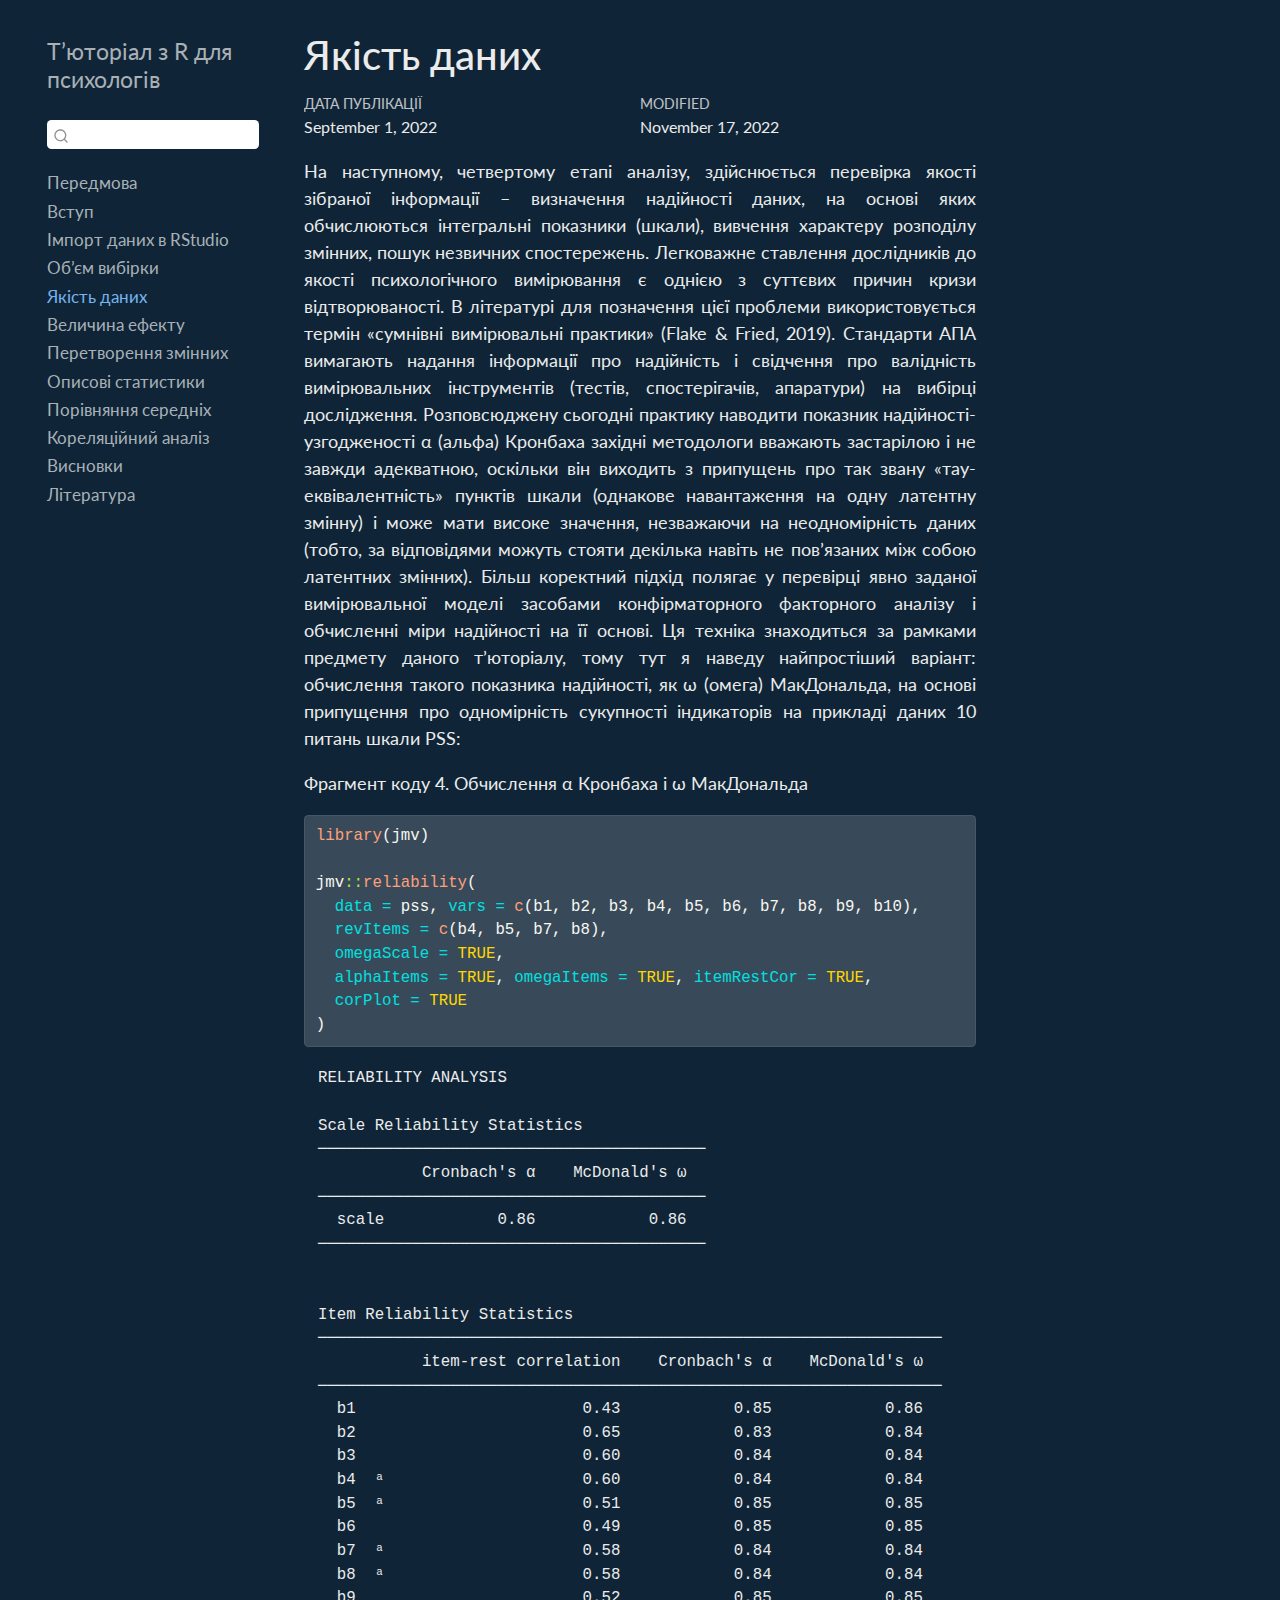
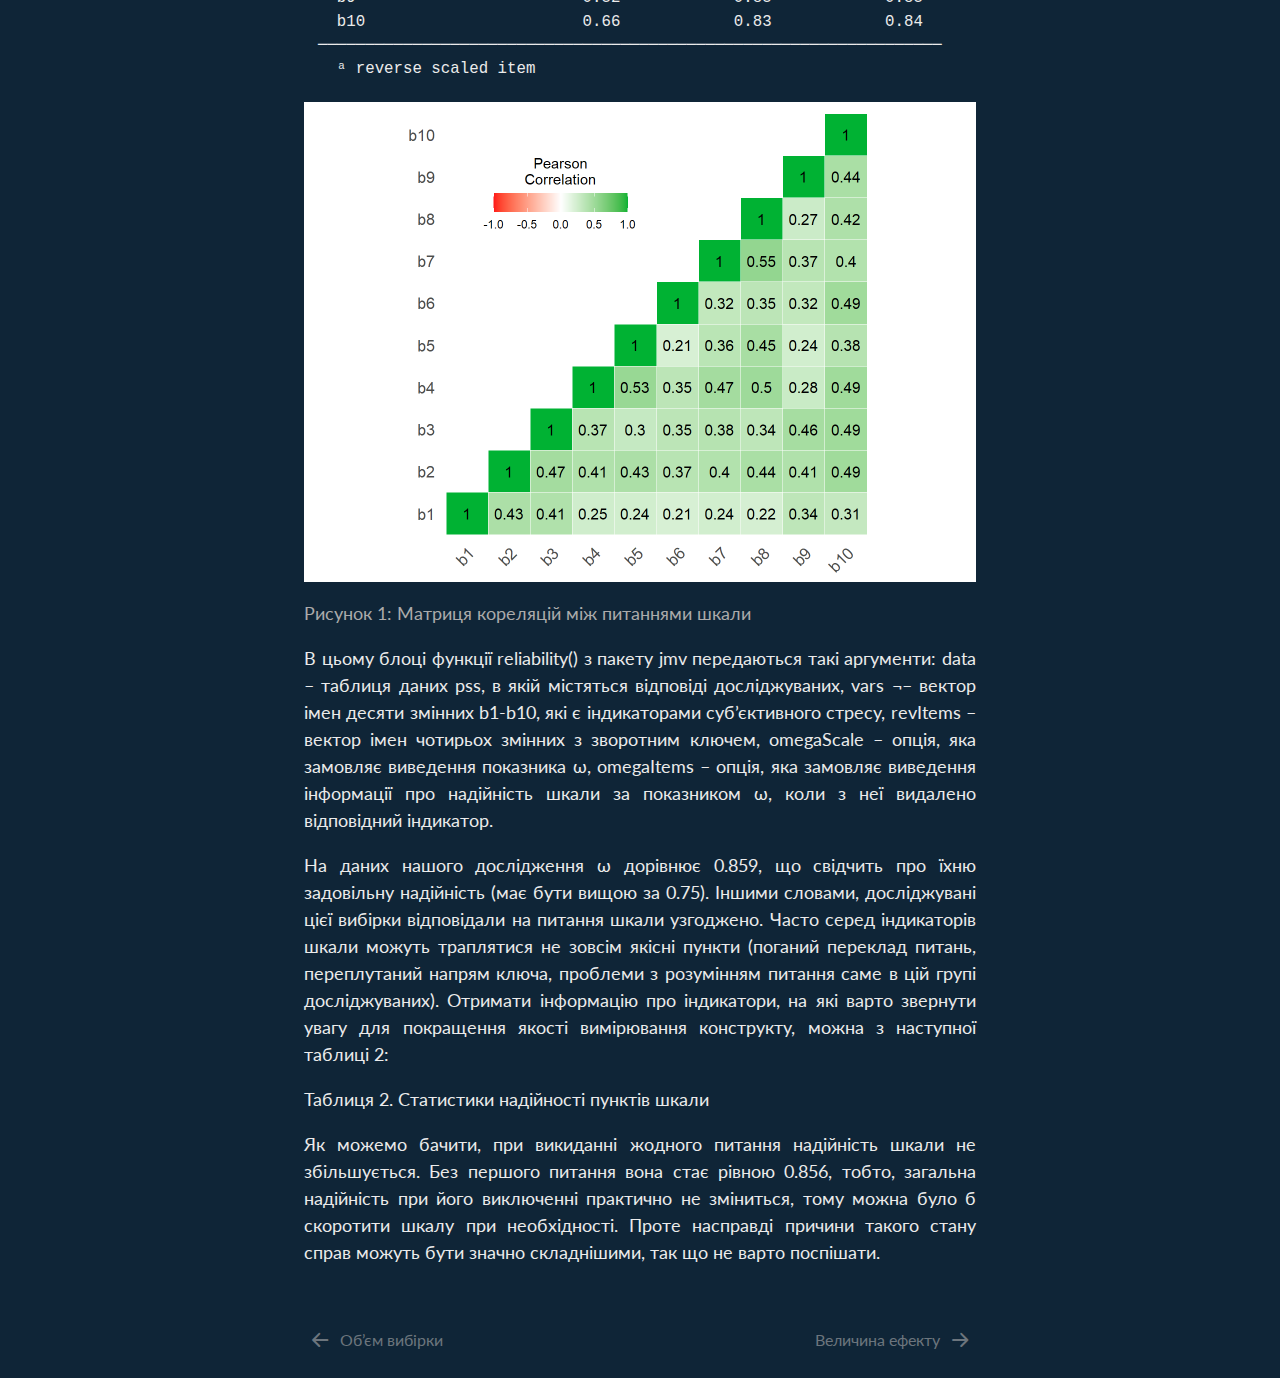
<file: docs/part3.html>
<!DOCTYPE html>
<html xmlns="http://www.w3.org/1999/xhtml" lang="uk-UA" xml:lang="uk-UA"><head>

<meta charset="utf-8">
<meta name="generator" content="quarto-1.2.269">

<meta name="viewport" content="width=device-width, initial-scale=1.0, user-scalable=yes">

<meta name="dcterms.date" content="2022-09-01">

<title>Т’юторіал з R для психологів - Якість даних</title>
<style>
code{white-space: pre-wrap;}
span.smallcaps{font-variant: small-caps;}
div.columns{display: flex; gap: min(4vw, 1.5em);}
div.column{flex: auto; overflow-x: auto;}
div.hanging-indent{margin-left: 1.5em; text-indent: -1.5em;}
ul.task-list{list-style: none;}
ul.task-list li input[type="checkbox"] {
  width: 0.8em;
  margin: 0 0.8em 0.2em -1.6em;
  vertical-align: middle;
}
pre > code.sourceCode { white-space: pre; position: relative; }
pre > code.sourceCode > span { display: inline-block; line-height: 1.25; }
pre > code.sourceCode > span:empty { height: 1.2em; }
.sourceCode { overflow: visible; }
code.sourceCode > span { color: inherit; text-decoration: inherit; }
div.sourceCode { margin: 1em 0; }
pre.sourceCode { margin: 0; }
@media screen {
div.sourceCode { overflow: auto; }
}
@media print {
pre > code.sourceCode { white-space: pre-wrap; }
pre > code.sourceCode > span { text-indent: -5em; padding-left: 5em; }
}
pre.numberSource code
  { counter-reset: source-line 0; }
pre.numberSource code > span
  { position: relative; left: -4em; counter-increment: source-line; }
pre.numberSource code > span > a:first-child::before
  { content: counter(source-line);
    position: relative; left: -1em; text-align: right; vertical-align: baseline;
    border: none; display: inline-block;
    -webkit-touch-callout: none; -webkit-user-select: none;
    -khtml-user-select: none; -moz-user-select: none;
    -ms-user-select: none; user-select: none;
    padding: 0 4px; width: 4em;
    color: #aaaaaa;
  }
pre.numberSource { margin-left: 3em; border-left: 1px solid #aaaaaa;  padding-left: 4px; }
div.sourceCode
  {   }
@media screen {
pre > code.sourceCode > span > a:first-child::before { text-decoration: underline; }
}
code span.al { color: #ff0000; font-weight: bold; } /* Alert */
code span.an { color: #60a0b0; font-weight: bold; font-style: italic; } /* Annotation */
code span.at { color: #7d9029; } /* Attribute */
code span.bn { color: #40a070; } /* BaseN */
code span.bu { color: #008000; } /* BuiltIn */
code span.cf { color: #007020; font-weight: bold; } /* ControlFlow */
code span.ch { color: #4070a0; } /* Char */
code span.cn { color: #880000; } /* Constant */
code span.co { color: #60a0b0; font-style: italic; } /* Comment */
code span.cv { color: #60a0b0; font-weight: bold; font-style: italic; } /* CommentVar */
code span.do { color: #ba2121; font-style: italic; } /* Documentation */
code span.dt { color: #902000; } /* DataType */
code span.dv { color: #40a070; } /* DecVal */
code span.er { color: #ff0000; font-weight: bold; } /* Error */
code span.ex { } /* Extension */
code span.fl { color: #40a070; } /* Float */
code span.fu { color: #06287e; } /* Function */
code span.im { color: #008000; font-weight: bold; } /* Import */
code span.in { color: #60a0b0; font-weight: bold; font-style: italic; } /* Information */
code span.kw { color: #007020; font-weight: bold; } /* Keyword */
code span.op { color: #666666; } /* Operator */
code span.ot { color: #007020; } /* Other */
code span.pp { color: #bc7a00; } /* Preprocessor */
code span.sc { color: #4070a0; } /* SpecialChar */
code span.ss { color: #bb6688; } /* SpecialString */
code span.st { color: #4070a0; } /* String */
code span.va { color: #19177c; } /* Variable */
code span.vs { color: #4070a0; } /* VerbatimString */
code span.wa { color: #60a0b0; font-weight: bold; font-style: italic; } /* Warning */
</style>


<script src="site_libs/quarto-nav/quarto-nav.js"></script>
<script src="site_libs/quarto-nav/headroom.min.js"></script>
<script src="site_libs/clipboard/clipboard.min.js"></script>
<script src="site_libs/quarto-search/autocomplete.umd.js"></script>
<script src="site_libs/quarto-search/fuse.min.js"></script>
<script src="site_libs/quarto-search/quarto-search.js"></script>
<meta name="quarto:offset" content="./">
<link href="./part4.html" rel="next">
<link href="./part2.html" rel="prev">
<script src="site_libs/quarto-html/quarto.js"></script>
<script src="site_libs/quarto-html/popper.min.js"></script>
<script src="site_libs/quarto-html/tippy.umd.min.js"></script>
<script src="site_libs/quarto-html/anchor.min.js"></script>
<link href="site_libs/quarto-html/tippy.css" rel="stylesheet">
<link href="site_libs/quarto-html/quarto-syntax-highlighting-dark.css" rel="stylesheet" id="quarto-text-highlighting-styles">
<script src="site_libs/bootstrap/bootstrap.min.js"></script>
<link href="site_libs/bootstrap/bootstrap-icons.css" rel="stylesheet">
<link href="site_libs/bootstrap/bootstrap.min.css" rel="stylesheet" id="quarto-bootstrap" data-mode="dark">
<script id="quarto-search-options" type="application/json">{
  "location": "sidebar",
  "copy-button": false,
  "collapse-after": 3,
  "panel-placement": "start",
  "type": "textbox",
  "limit": 20,
  "language": {
    "search-no-results-text": "No results",
    "search-matching-documents-text": "matching documents",
    "search-copy-link-title": "Copy link to search",
    "search-hide-matches-text": "Hide additional matches",
    "search-more-match-text": "more match in this document",
    "search-more-matches-text": "more matches in this document",
    "search-clear-button-title": "Clear",
    "search-detached-cancel-button-title": "Cancel",
    "search-submit-button-title": "Submit"
  }
}</script>


<link rel="stylesheet" href="styles.css">
</head>

<body class="nav-sidebar floating">

<div id="quarto-search-results"></div>
  <header id="quarto-header" class="headroom fixed-top">
  <nav class="quarto-secondary-nav" data-bs-toggle="collapse" data-bs-target="#quarto-sidebar" aria-controls="quarto-sidebar" aria-expanded="false" aria-label="Toggle sidebar navigation" onclick="if (window.quartoToggleHeadroom) { window.quartoToggleHeadroom(); }">
    <div class="container-fluid d-flex justify-content-between">
      <h1 class="quarto-secondary-nav-title">Якість даних</h1>
      <button type="button" class="quarto-btn-toggle btn" aria-label="Show secondary navigation">
        <i class="bi bi-chevron-right"></i>
      </button>
    </div>
  </nav>
</header>
<!-- content -->
<div id="quarto-content" class="quarto-container page-columns page-rows-contents page-layout-article">
<!-- sidebar -->
  <nav id="quarto-sidebar" class="sidebar collapse sidebar-navigation floating overflow-auto">
    <div class="pt-lg-2 mt-2 text-left sidebar-header">
    <div class="sidebar-title mb-0 py-0">
      <a href="./">Т’юторіал з R для психологів</a> 
    </div>
      </div>
      <div class="mt-2 flex-shrink-0 align-items-center">
        <div class="sidebar-search">
        <div id="quarto-search" class="" title="Search"></div>
        </div>
      </div>
    <div class="sidebar-menu-container"> 
    <ul class="list-unstyled mt-1">
        <li class="sidebar-item">
  <div class="sidebar-item-container"> 
  <a href="./index.html" class="sidebar-item-text sidebar-link">Передмова</a>
  </div>
</li>
        <li class="sidebar-item">
  <div class="sidebar-item-container"> 
  <a href="./intro.html" class="sidebar-item-text sidebar-link">Вступ</a>
  </div>
</li>
        <li class="sidebar-item">
  <div class="sidebar-item-container"> 
  <a href="./part1.html" class="sidebar-item-text sidebar-link">Імпорт даних в RStudio</a>
  </div>
</li>
        <li class="sidebar-item">
  <div class="sidebar-item-container"> 
  <a href="./part2.html" class="sidebar-item-text sidebar-link">Об’єм вибірки</a>
  </div>
</li>
        <li class="sidebar-item">
  <div class="sidebar-item-container"> 
  <a href="./part3.html" class="sidebar-item-text sidebar-link active">Якість даних</a>
  </div>
</li>
        <li class="sidebar-item">
  <div class="sidebar-item-container"> 
  <a href="./part4.html" class="sidebar-item-text sidebar-link">Величина ефекту</a>
  </div>
</li>
        <li class="sidebar-item">
  <div class="sidebar-item-container"> 
  <a href="./part5.html" class="sidebar-item-text sidebar-link">Перетворення змінних</a>
  </div>
</li>
        <li class="sidebar-item">
  <div class="sidebar-item-container"> 
  <a href="./part6.html" class="sidebar-item-text sidebar-link">Описові статистики</a>
  </div>
</li>
        <li class="sidebar-item">
  <div class="sidebar-item-container"> 
  <a href="./part7.html" class="sidebar-item-text sidebar-link">Порівняння середніх</a>
  </div>
</li>
        <li class="sidebar-item">
  <div class="sidebar-item-container"> 
  <a href="./part8.html" class="sidebar-item-text sidebar-link">Кореляційний аналіз</a>
  </div>
</li>
        <li class="sidebar-item">
  <div class="sidebar-item-container"> 
  <a href="./summary.html" class="sidebar-item-text sidebar-link">Висновки</a>
  </div>
</li>
        <li class="sidebar-item">
  <div class="sidebar-item-container"> 
  <a href="./references.html" class="sidebar-item-text sidebar-link">Література</a>
  </div>
</li>
    </ul>
    </div>
</nav>
<!-- margin-sidebar -->
    <div id="quarto-margin-sidebar" class="sidebar margin-sidebar">
        
    </div>
<!-- main -->
<main class="content" id="quarto-document-content">

<header id="title-block-header" class="quarto-title-block default">
<div class="quarto-title">
<h1 class="title d-none d-lg-block">Якість даних</h1>
</div>



<div class="quarto-title-meta">

    
    <div>
    <div class="quarto-title-meta-heading">Дата публікації</div>
    <div class="quarto-title-meta-contents">
      <p class="date">September 1, 2022</p>
    </div>
  </div>
  
    <div>
    <div class="quarto-title-meta-heading">Modified</div>
    <div class="quarto-title-meta-contents">
      <p class="date-modified">November 17, 2022</p>
    </div>
  </div>
    
  </div>
  

</header>

<p>На наступному, четвертому етапі аналізу, здійснюється перевірка якості зібраної інформації – визначення надійності даних, на основі яких обчислюються інтегральні показники (шкали), вивчення характеру розподілу змінних, пошук незвичних спостережень. Легковажне ставлення дослідників до якості психологічного вимірювання є однією з суттєвих причин кризи відтворюваності. В літературі для позначення цієї проблеми використовується термін «сумнівні вимірювальні практики» (Flake &amp; Fried, 2019). Стандарти АПА вимагають надання інформації про надійність і свідчення про валідність вимірювальних інструментів (тестів, спостерігачів, апаратури) на вибірці дослідження. Розповсюджену сьогодні практику наводити показник надійності-узгодженості α (альфа) Кронбаха західні методологи вважають застарілою і не завжди адекватною, оскільки він виходить з припущень про так звану «тау-еквівалентність» пунктів шкали (однакове навантаження на одну латентну змінну) і може мати високе значення, незважаючи на неодномірність даних (тобто, за відповідями можуть стояти декілька навіть не пов’язаних між собою латентних змінних). Більш коректний підхід полягає у перевірці явно заданої вимірювальної моделі засобами конфірматорного факторного аналізу і обчисленні міри надійності на її основі. Ця техніка знаходиться за рамками предмету даного т’юторіалу, тому тут я наведу найпростіший варіант: обчислення такого показника надійності, як ω (омега) МакДональда, на основі припущення про одномірність сукупності індикаторів на прикладі даних 10 питань шкали PSS:</p>
<p>Фрагмент коду 4. Обчислення α Кронбаха і ω МакДональда</p>
<div class="cell">
<div class="sourceCode cell-code" id="cb1"><pre class="sourceCode r code-with-copy"><code class="sourceCode r"><span id="cb1-1"><a href="#cb1-1" aria-hidden="true" tabindex="-1"></a><span class="fu">library</span>(jmv)</span>
<span id="cb1-2"><a href="#cb1-2" aria-hidden="true" tabindex="-1"></a></span>
<span id="cb1-3"><a href="#cb1-3" aria-hidden="true" tabindex="-1"></a>jmv<span class="sc">::</span><span class="fu">reliability</span>(</span>
<span id="cb1-4"><a href="#cb1-4" aria-hidden="true" tabindex="-1"></a>  <span class="at">data =</span> pss, <span class="at">vars =</span> <span class="fu">c</span>(b1, b2, b3, b4, b5, b6, b7, b8, b9, b10),</span>
<span id="cb1-5"><a href="#cb1-5" aria-hidden="true" tabindex="-1"></a>  <span class="at">revItems =</span> <span class="fu">c</span>(b4, b5, b7, b8),</span>
<span id="cb1-6"><a href="#cb1-6" aria-hidden="true" tabindex="-1"></a>  <span class="at">omegaScale =</span> <span class="cn">TRUE</span>,</span>
<span id="cb1-7"><a href="#cb1-7" aria-hidden="true" tabindex="-1"></a>  <span class="at">alphaItems =</span> <span class="cn">TRUE</span>, <span class="at">omegaItems =</span> <span class="cn">TRUE</span>, <span class="at">itemRestCor =</span> <span class="cn">TRUE</span>,</span>
<span id="cb1-8"><a href="#cb1-8" aria-hidden="true" tabindex="-1"></a>  <span class="at">corPlot =</span> <span class="cn">TRUE</span></span>
<span id="cb1-9"><a href="#cb1-9" aria-hidden="true" tabindex="-1"></a>)</span></code><button title="Copy to Clipboard" class="code-copy-button"><i class="bi"></i></button></pre></div>
</div>
<pre><code> RELIABILITY ANALYSIS

 Scale Reliability Statistics              
 ───────────────────────────────────────── 
            Cronbach's α    McDonald's ω   
 ───────────────────────────────────────── 
   scale            0.86            0.86   
 ───────────────────────────────────────── 


 Item Reliability Statistics                                        
 ────────────────────────────────────────────────────────────────── 
            item-rest correlation    Cronbach's α    McDonald's ω   
 ────────────────────────────────────────────────────────────────── 
   b1                        0.43            0.85            0.86   
   b2                        0.65            0.83            0.84   
   b3                        0.60            0.84            0.84   
   b4  ᵃ                     0.60            0.84            0.84   
   b5  ᵃ                     0.51            0.85            0.85   
   b6                        0.49            0.85            0.85   
   b7  ᵃ                     0.58            0.84            0.84   
   b8  ᵃ                     0.58            0.84            0.84   
   b9                        0.52            0.85            0.85   
   b10                       0.66            0.83            0.84   
 ────────────────────────────────────────────────────────────────── 
   ᵃ reverse scaled item</code></pre>
<div id="fig-corplot" class="quarto-figure quarto-figure-center anchored">
<figure class="figure">
<p><img src="images/corplot.png" class="img-fluid figure-img"></p>
<p></p><figcaption class="figure-caption">Рисунок&nbsp;1: Матриця кореляцій між питаннями шкали</figcaption><p></p>
</figure>
</div>
<p>В цьому блоці функції reliability() з пакету jmv передаються такі аргументи: data – таблиця даних pss, в якій містяться відповіді досліджуваних, vars ¬– вектор імен десяти змінних b1-b10, які є індикаторами суб’єктивного стресу, revItems – вектор імен чотирьох змінних з зворотним ключем, omegaScale – опція, яка замовляє виведення показника ω, omegaItems – опція, яка замовляє виведення інформації про надійність шкали за показником ω, коли з неї видалено відповідний індикатор.</p>
<p>На даних нашого дослідження ω дорівнює 0.859, що свідчить про їхню задовільну надійність (має бути вищою за 0.75). Іншими словами, досліджувані цієї вибірки відповідали на питання шкали узгоджено. Часто серед індикаторів шкали можуть траплятися не зовсім якісні пункти (поганий переклад питань, переплутаний напрям ключа, проблеми з розумінням питання саме в цій групі досліджуваних). Отримати інформацію про індикатори, на які варто звернути увагу для покращення якості вимірювання конструкту, можна з наступної таблиці 2:</p>
<p>Таблиця 2. Статистики надійності пунктів шкали</p>
<p>Як можемо бачити, при викиданні жодного питання надійність шкали не збільшується. Без першого питання вона стає рівною 0.856, тобто, загальна надійність при його виключенні практично не зміниться, тому можна було б скоротити шкалу при необхідності. Проте насправді причини такого стану справ можуть бути значно складнішими, так що не варто поспішати.</p>



</main> <!-- /main -->
<script id="quarto-html-after-body" type="application/javascript">
window.document.addEventListener("DOMContentLoaded", function (event) {
  const toggleBodyColorMode = (bsSheetEl) => {
    const mode = bsSheetEl.getAttribute("data-mode");
    const bodyEl = window.document.querySelector("body");
    if (mode === "dark") {
      bodyEl.classList.add("quarto-dark");
      bodyEl.classList.remove("quarto-light");
    } else {
      bodyEl.classList.add("quarto-light");
      bodyEl.classList.remove("quarto-dark");
    }
  }
  const toggleBodyColorPrimary = () => {
    const bsSheetEl = window.document.querySelector("link#quarto-bootstrap");
    if (bsSheetEl) {
      toggleBodyColorMode(bsSheetEl);
    }
  }
  toggleBodyColorPrimary();  
  const icon = "";
  const anchorJS = new window.AnchorJS();
  anchorJS.options = {
    placement: 'right',
    icon: icon
  };
  anchorJS.add('.anchored');
  const clipboard = new window.ClipboardJS('.code-copy-button', {
    target: function(trigger) {
      return trigger.previousElementSibling;
    }
  });
  clipboard.on('success', function(e) {
    // button target
    const button = e.trigger;
    // don't keep focus
    button.blur();
    // flash "checked"
    button.classList.add('code-copy-button-checked');
    var currentTitle = button.getAttribute("title");
    button.setAttribute("title", "Copied!");
    let tooltip;
    if (window.bootstrap) {
      button.setAttribute("data-bs-toggle", "tooltip");
      button.setAttribute("data-bs-placement", "left");
      button.setAttribute("data-bs-title", "Copied!");
      tooltip = new bootstrap.Tooltip(button, 
        { trigger: "manual", 
          customClass: "code-copy-button-tooltip",
          offset: [0, -8]});
      tooltip.show();    
    }
    setTimeout(function() {
      if (tooltip) {
        tooltip.hide();
        button.removeAttribute("data-bs-title");
        button.removeAttribute("data-bs-toggle");
        button.removeAttribute("data-bs-placement");
      }
      button.setAttribute("title", currentTitle);
      button.classList.remove('code-copy-button-checked');
    }, 1000);
    // clear code selection
    e.clearSelection();
  });
  function tippyHover(el, contentFn) {
    const config = {
      allowHTML: true,
      content: contentFn,
      maxWidth: 500,
      delay: 100,
      arrow: false,
      appendTo: function(el) {
          return el.parentElement;
      },
      interactive: true,
      interactiveBorder: 10,
      theme: 'quarto',
      placement: 'bottom-start'
    };
    window.tippy(el, config); 
  }
  const noterefs = window.document.querySelectorAll('a[role="doc-noteref"]');
  for (var i=0; i<noterefs.length; i++) {
    const ref = noterefs[i];
    tippyHover(ref, function() {
      // use id or data attribute instead here
      let href = ref.getAttribute('data-footnote-href') || ref.getAttribute('href');
      try { href = new URL(href).hash; } catch {}
      const id = href.replace(/^#\/?/, "");
      const note = window.document.getElementById(id);
      return note.innerHTML;
    });
  }
  const findCites = (el) => {
    const parentEl = el.parentElement;
    if (parentEl) {
      const cites = parentEl.dataset.cites;
      if (cites) {
        return {
          el,
          cites: cites.split(' ')
        };
      } else {
        return findCites(el.parentElement)
      }
    } else {
      return undefined;
    }
  };
  var bibliorefs = window.document.querySelectorAll('a[role="doc-biblioref"]');
  for (var i=0; i<bibliorefs.length; i++) {
    const ref = bibliorefs[i];
    const citeInfo = findCites(ref);
    if (citeInfo) {
      tippyHover(citeInfo.el, function() {
        var popup = window.document.createElement('div');
        citeInfo.cites.forEach(function(cite) {
          var citeDiv = window.document.createElement('div');
          citeDiv.classList.add('hanging-indent');
          citeDiv.classList.add('csl-entry');
          var biblioDiv = window.document.getElementById('ref-' + cite);
          if (biblioDiv) {
            citeDiv.innerHTML = biblioDiv.innerHTML;
          }
          popup.appendChild(citeDiv);
        });
        return popup.innerHTML;
      });
    }
  }
});
</script>
<nav class="page-navigation">
  <div class="nav-page nav-page-previous">
      <a href="./part2.html" class="pagination-link">
        <i class="bi bi-arrow-left-short"></i> <span class="nav-page-text">Об’єм вибірки</span>
      </a>          
  </div>
  <div class="nav-page nav-page-next">
      <a href="./part4.html" class="pagination-link">
        <span class="nav-page-text">Величина ефекту</span> <i class="bi bi-arrow-right-short"></i>
      </a>
  </div>
</nav>
</div> <!-- /content -->



</body></html>
</file>
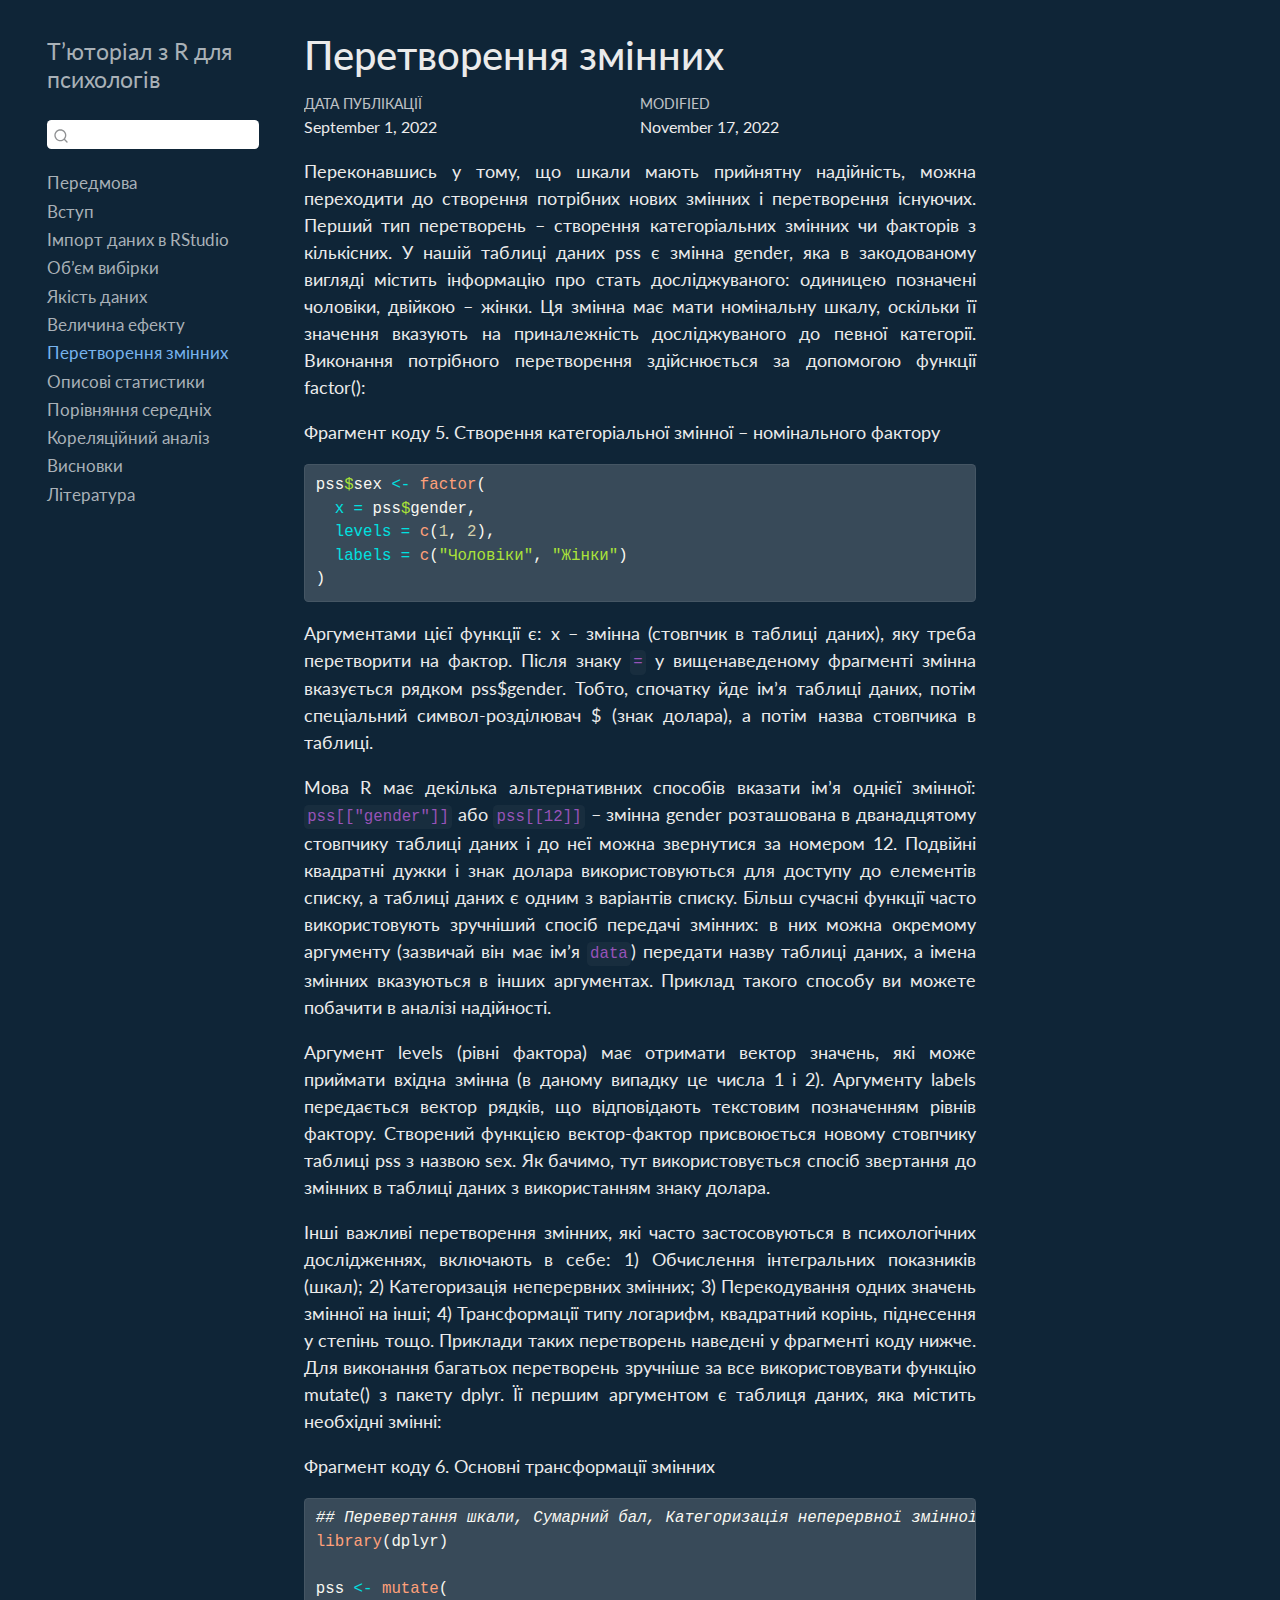
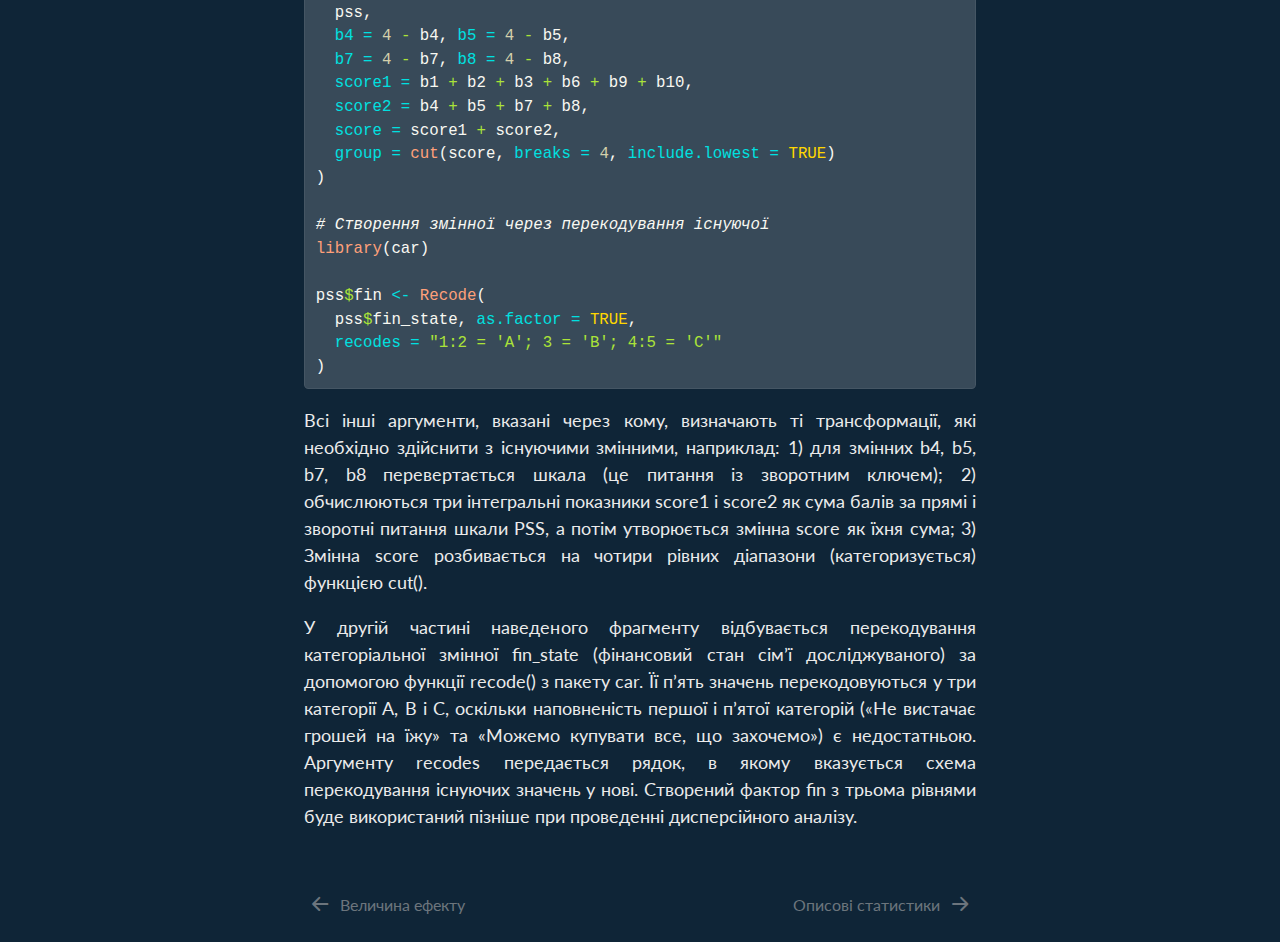
<file: docs/part5.html>
<!DOCTYPE html>
<html xmlns="http://www.w3.org/1999/xhtml" lang="uk-UA" xml:lang="uk-UA"><head>

<meta charset="utf-8">
<meta name="generator" content="quarto-1.2.269">

<meta name="viewport" content="width=device-width, initial-scale=1.0, user-scalable=yes">

<meta name="dcterms.date" content="2022-09-01">

<title>Т’юторіал з R для психологів - Перетворення змінних</title>
<style>
code{white-space: pre-wrap;}
span.smallcaps{font-variant: small-caps;}
div.columns{display: flex; gap: min(4vw, 1.5em);}
div.column{flex: auto; overflow-x: auto;}
div.hanging-indent{margin-left: 1.5em; text-indent: -1.5em;}
ul.task-list{list-style: none;}
ul.task-list li input[type="checkbox"] {
  width: 0.8em;
  margin: 0 0.8em 0.2em -1.6em;
  vertical-align: middle;
}
pre > code.sourceCode { white-space: pre; position: relative; }
pre > code.sourceCode > span { display: inline-block; line-height: 1.25; }
pre > code.sourceCode > span:empty { height: 1.2em; }
.sourceCode { overflow: visible; }
code.sourceCode > span { color: inherit; text-decoration: inherit; }
div.sourceCode { margin: 1em 0; }
pre.sourceCode { margin: 0; }
@media screen {
div.sourceCode { overflow: auto; }
}
@media print {
pre > code.sourceCode { white-space: pre-wrap; }
pre > code.sourceCode > span { text-indent: -5em; padding-left: 5em; }
}
pre.numberSource code
  { counter-reset: source-line 0; }
pre.numberSource code > span
  { position: relative; left: -4em; counter-increment: source-line; }
pre.numberSource code > span > a:first-child::before
  { content: counter(source-line);
    position: relative; left: -1em; text-align: right; vertical-align: baseline;
    border: none; display: inline-block;
    -webkit-touch-callout: none; -webkit-user-select: none;
    -khtml-user-select: none; -moz-user-select: none;
    -ms-user-select: none; user-select: none;
    padding: 0 4px; width: 4em;
    color: #aaaaaa;
  }
pre.numberSource { margin-left: 3em; border-left: 1px solid #aaaaaa;  padding-left: 4px; }
div.sourceCode
  {   }
@media screen {
pre > code.sourceCode > span > a:first-child::before { text-decoration: underline; }
}
code span.al { color: #ff0000; font-weight: bold; } /* Alert */
code span.an { color: #60a0b0; font-weight: bold; font-style: italic; } /* Annotation */
code span.at { color: #7d9029; } /* Attribute */
code span.bn { color: #40a070; } /* BaseN */
code span.bu { color: #008000; } /* BuiltIn */
code span.cf { color: #007020; font-weight: bold; } /* ControlFlow */
code span.ch { color: #4070a0; } /* Char */
code span.cn { color: #880000; } /* Constant */
code span.co { color: #60a0b0; font-style: italic; } /* Comment */
code span.cv { color: #60a0b0; font-weight: bold; font-style: italic; } /* CommentVar */
code span.do { color: #ba2121; font-style: italic; } /* Documentation */
code span.dt { color: #902000; } /* DataType */
code span.dv { color: #40a070; } /* DecVal */
code span.er { color: #ff0000; font-weight: bold; } /* Error */
code span.ex { } /* Extension */
code span.fl { color: #40a070; } /* Float */
code span.fu { color: #06287e; } /* Function */
code span.im { color: #008000; font-weight: bold; } /* Import */
code span.in { color: #60a0b0; font-weight: bold; font-style: italic; } /* Information */
code span.kw { color: #007020; font-weight: bold; } /* Keyword */
code span.op { color: #666666; } /* Operator */
code span.ot { color: #007020; } /* Other */
code span.pp { color: #bc7a00; } /* Preprocessor */
code span.sc { color: #4070a0; } /* SpecialChar */
code span.ss { color: #bb6688; } /* SpecialString */
code span.st { color: #4070a0; } /* String */
code span.va { color: #19177c; } /* Variable */
code span.vs { color: #4070a0; } /* VerbatimString */
code span.wa { color: #60a0b0; font-weight: bold; font-style: italic; } /* Warning */
</style>


<script src="site_libs/quarto-nav/quarto-nav.js"></script>
<script src="site_libs/quarto-nav/headroom.min.js"></script>
<script src="site_libs/clipboard/clipboard.min.js"></script>
<script src="site_libs/quarto-search/autocomplete.umd.js"></script>
<script src="site_libs/quarto-search/fuse.min.js"></script>
<script src="site_libs/quarto-search/quarto-search.js"></script>
<meta name="quarto:offset" content="./">
<link href="./part6.html" rel="next">
<link href="./part4.html" rel="prev">
<script src="site_libs/quarto-html/quarto.js"></script>
<script src="site_libs/quarto-html/popper.min.js"></script>
<script src="site_libs/quarto-html/tippy.umd.min.js"></script>
<script src="site_libs/quarto-html/anchor.min.js"></script>
<link href="site_libs/quarto-html/tippy.css" rel="stylesheet">
<link href="site_libs/quarto-html/quarto-syntax-highlighting-dark.css" rel="stylesheet" id="quarto-text-highlighting-styles">
<script src="site_libs/bootstrap/bootstrap.min.js"></script>
<link href="site_libs/bootstrap/bootstrap-icons.css" rel="stylesheet">
<link href="site_libs/bootstrap/bootstrap.min.css" rel="stylesheet" id="quarto-bootstrap" data-mode="dark">
<script id="quarto-search-options" type="application/json">{
  "location": "sidebar",
  "copy-button": false,
  "collapse-after": 3,
  "panel-placement": "start",
  "type": "textbox",
  "limit": 20,
  "language": {
    "search-no-results-text": "No results",
    "search-matching-documents-text": "matching documents",
    "search-copy-link-title": "Copy link to search",
    "search-hide-matches-text": "Hide additional matches",
    "search-more-match-text": "more match in this document",
    "search-more-matches-text": "more matches in this document",
    "search-clear-button-title": "Clear",
    "search-detached-cancel-button-title": "Cancel",
    "search-submit-button-title": "Submit"
  }
}</script>


<link rel="stylesheet" href="styles.css">
</head>

<body class="nav-sidebar floating">

<div id="quarto-search-results"></div>
  <header id="quarto-header" class="headroom fixed-top">
  <nav class="quarto-secondary-nav" data-bs-toggle="collapse" data-bs-target="#quarto-sidebar" aria-controls="quarto-sidebar" aria-expanded="false" aria-label="Toggle sidebar navigation" onclick="if (window.quartoToggleHeadroom) { window.quartoToggleHeadroom(); }">
    <div class="container-fluid d-flex justify-content-between">
      <h1 class="quarto-secondary-nav-title">Перетворення змінних</h1>
      <button type="button" class="quarto-btn-toggle btn" aria-label="Show secondary navigation">
        <i class="bi bi-chevron-right"></i>
      </button>
    </div>
  </nav>
</header>
<!-- content -->
<div id="quarto-content" class="quarto-container page-columns page-rows-contents page-layout-article">
<!-- sidebar -->
  <nav id="quarto-sidebar" class="sidebar collapse sidebar-navigation floating overflow-auto">
    <div class="pt-lg-2 mt-2 text-left sidebar-header">
    <div class="sidebar-title mb-0 py-0">
      <a href="./">Т’юторіал з R для психологів</a> 
    </div>
      </div>
      <div class="mt-2 flex-shrink-0 align-items-center">
        <div class="sidebar-search">
        <div id="quarto-search" class="" title="Search"></div>
        </div>
      </div>
    <div class="sidebar-menu-container"> 
    <ul class="list-unstyled mt-1">
        <li class="sidebar-item">
  <div class="sidebar-item-container"> 
  <a href="./index.html" class="sidebar-item-text sidebar-link">Передмова</a>
  </div>
</li>
        <li class="sidebar-item">
  <div class="sidebar-item-container"> 
  <a href="./intro.html" class="sidebar-item-text sidebar-link">Вступ</a>
  </div>
</li>
        <li class="sidebar-item">
  <div class="sidebar-item-container"> 
  <a href="./part1.html" class="sidebar-item-text sidebar-link">Імпорт даних в RStudio</a>
  </div>
</li>
        <li class="sidebar-item">
  <div class="sidebar-item-container"> 
  <a href="./part2.html" class="sidebar-item-text sidebar-link">Об’єм вибірки</a>
  </div>
</li>
        <li class="sidebar-item">
  <div class="sidebar-item-container"> 
  <a href="./part3.html" class="sidebar-item-text sidebar-link">Якість даних</a>
  </div>
</li>
        <li class="sidebar-item">
  <div class="sidebar-item-container"> 
  <a href="./part4.html" class="sidebar-item-text sidebar-link">Величина ефекту</a>
  </div>
</li>
        <li class="sidebar-item">
  <div class="sidebar-item-container"> 
  <a href="./part5.html" class="sidebar-item-text sidebar-link active">Перетворення змінних</a>
  </div>
</li>
        <li class="sidebar-item">
  <div class="sidebar-item-container"> 
  <a href="./part6.html" class="sidebar-item-text sidebar-link">Описові статистики</a>
  </div>
</li>
        <li class="sidebar-item">
  <div class="sidebar-item-container"> 
  <a href="./part7.html" class="sidebar-item-text sidebar-link">Порівняння середніх</a>
  </div>
</li>
        <li class="sidebar-item">
  <div class="sidebar-item-container"> 
  <a href="./part8.html" class="sidebar-item-text sidebar-link">Кореляційний аналіз</a>
  </div>
</li>
        <li class="sidebar-item">
  <div class="sidebar-item-container"> 
  <a href="./summary.html" class="sidebar-item-text sidebar-link">Висновки</a>
  </div>
</li>
        <li class="sidebar-item">
  <div class="sidebar-item-container"> 
  <a href="./references.html" class="sidebar-item-text sidebar-link">Література</a>
  </div>
</li>
    </ul>
    </div>
</nav>
<!-- margin-sidebar -->
    <div id="quarto-margin-sidebar" class="sidebar margin-sidebar">
        
    </div>
<!-- main -->
<main class="content" id="quarto-document-content">

<header id="title-block-header" class="quarto-title-block default">
<div class="quarto-title">
<h1 class="title d-none d-lg-block">Перетворення змінних</h1>
</div>



<div class="quarto-title-meta">

    
    <div>
    <div class="quarto-title-meta-heading">Дата публікації</div>
    <div class="quarto-title-meta-contents">
      <p class="date">September 1, 2022</p>
    </div>
  </div>
  
    <div>
    <div class="quarto-title-meta-heading">Modified</div>
    <div class="quarto-title-meta-contents">
      <p class="date-modified">November 17, 2022</p>
    </div>
  </div>
    
  </div>
  

</header>

<p>Переконавшись у тому, що шкали мають прийнятну надійність, можна переходити до створення потрібних нових змінних і перетворення існуючих. Перший тип перетворень – створення категоріальних змінних чи факторів з кількісних. У нашій таблиці даних pss є змінна gender, яка в закодованому вигляді містить інформацію про стать досліджуваного: одиницею позначені чоловіки, двійкою – жінки. Ця змінна має мати номінальну шкалу, оскільки її значення вказують на приналежність досліджуваного до певної категорії. Виконання потрібного перетворення здійснюється за допомогою функції factor():</p>
<p>Фрагмент коду 5. Створення категоріальної змінної – номінального фактору</p>
<div class="cell">
<div class="sourceCode cell-code" id="cb1"><pre class="sourceCode r code-with-copy"><code class="sourceCode r"><span id="cb1-1"><a href="#cb1-1" aria-hidden="true" tabindex="-1"></a>pss<span class="sc">$</span>sex <span class="ot">&lt;-</span> <span class="fu">factor</span>(</span>
<span id="cb1-2"><a href="#cb1-2" aria-hidden="true" tabindex="-1"></a>  <span class="at">x =</span> pss<span class="sc">$</span>gender, </span>
<span id="cb1-3"><a href="#cb1-3" aria-hidden="true" tabindex="-1"></a>  <span class="at">levels =</span> <span class="fu">c</span>(<span class="dv">1</span>, <span class="dv">2</span>), </span>
<span id="cb1-4"><a href="#cb1-4" aria-hidden="true" tabindex="-1"></a>  <span class="at">labels =</span> <span class="fu">c</span>(<span class="st">"Чоловіки"</span>, <span class="st">"Жінки"</span>)</span>
<span id="cb1-5"><a href="#cb1-5" aria-hidden="true" tabindex="-1"></a>)</span></code><button title="Copy to Clipboard" class="code-copy-button"><i class="bi"></i></button></pre></div>
</div>
<p>Аргументами цієї функції є: x – змінна (стовпчик в таблиці даних), яку треба перетворити на фактор. Після знаку <code>=</code> у вищенаведеному фрагменті змінна вказується рядком pss$gender. Тобто, спочатку йде ім’я таблиці даних, потім спеціальний символ-розділювач $ (знак долара), а потім назва стовпчика в таблиці.</p>
<p>Мова R має декілька альтернативних способів вказати ім’я однієї змінної: <code>pss[["gender"]]</code> або <code>pss[[12]]</code> – змінна gender розташована в дванадцятому стовпчику таблиці даних і до неї можна звернутися за номером 12. Подвійні квадратні дужки і знак долара використовуються для доступу до елементів списку, а таблиці даних є одним з варіантів списку. Більш сучасні функції часто використовують зручніший спосіб передачі змінних: в них можна окремому аргументу (зазвичай він має ім’я <code>data</code>) передати назву таблиці даних, а імена змінних вказуються в інших аргументах. Приклад такого способу ви можете побачити в аналізі надійності.</p>
<p>Аргумент levels (рівні фактора) має отримати вектор значень, які може приймати вхідна змінна (в даному випадку це числа 1 і 2). Аргументу labels передається вектор рядків, що відповідають текстовим позначенням рівнів фактору. Створений функцією вектор-фактор присвоюється новому стовпчику таблиці pss з назвою sex. Як бачимо, тут використовується спосіб звертання до змінних в таблиці даних з використанням знаку долара.</p>
<p>Інші важливі перетворення змінних, які часто застосовуються в психологічних дослідженнях, включають в себе: 1) Обчислення інтегральних показників (шкал); 2) Категоризація неперервних змінних; 3) Перекодування одних значень змінної на інші; 4) Трансформації типу логарифм, квадратний корінь, піднесення у степінь тощо. Приклади таких перетворень наведені у фрагменті коду нижче. Для виконання багатьох перетворень зручніше за все використовувати функцію mutate() з пакету dplyr. Її першим аргументом є таблиця даних, яка містить необхідні змінні:</p>
<p>Фрагмент коду 6. Основні трансформації змінних</p>
<div class="cell">
<div class="sourceCode cell-code" id="cb2"><pre class="sourceCode r code-with-copy"><code class="sourceCode r"><span id="cb2-1"><a href="#cb2-1" aria-hidden="true" tabindex="-1"></a><span class="do">## Перевертання шкали, Сумарний бал, Категоризація неперервної змінної</span></span>
<span id="cb2-2"><a href="#cb2-2" aria-hidden="true" tabindex="-1"></a><span class="fu">library</span>(dplyr)</span>
<span id="cb2-3"><a href="#cb2-3" aria-hidden="true" tabindex="-1"></a></span>
<span id="cb2-4"><a href="#cb2-4" aria-hidden="true" tabindex="-1"></a>pss <span class="ot">&lt;-</span> <span class="fu">mutate</span>(</span>
<span id="cb2-5"><a href="#cb2-5" aria-hidden="true" tabindex="-1"></a>  pss, </span>
<span id="cb2-6"><a href="#cb2-6" aria-hidden="true" tabindex="-1"></a>  <span class="at">b4 =</span> <span class="dv">4</span> <span class="sc">-</span> b4, <span class="at">b5 =</span> <span class="dv">4</span> <span class="sc">-</span> b5, </span>
<span id="cb2-7"><a href="#cb2-7" aria-hidden="true" tabindex="-1"></a>  <span class="at">b7 =</span> <span class="dv">4</span> <span class="sc">-</span> b7, <span class="at">b8 =</span> <span class="dv">4</span> <span class="sc">-</span> b8,</span>
<span id="cb2-8"><a href="#cb2-8" aria-hidden="true" tabindex="-1"></a>  <span class="at">score1 =</span> b1 <span class="sc">+</span> b2 <span class="sc">+</span> b3 <span class="sc">+</span> b6 <span class="sc">+</span> b9 <span class="sc">+</span> b10,</span>
<span id="cb2-9"><a href="#cb2-9" aria-hidden="true" tabindex="-1"></a>  <span class="at">score2 =</span> b4 <span class="sc">+</span> b5 <span class="sc">+</span> b7 <span class="sc">+</span> b8,</span>
<span id="cb2-10"><a href="#cb2-10" aria-hidden="true" tabindex="-1"></a>  <span class="at">score =</span> score1 <span class="sc">+</span> score2,</span>
<span id="cb2-11"><a href="#cb2-11" aria-hidden="true" tabindex="-1"></a>  <span class="at">group =</span> <span class="fu">cut</span>(score, <span class="at">breaks =</span> <span class="dv">4</span>, <span class="at">include.lowest =</span> <span class="cn">TRUE</span>)</span>
<span id="cb2-12"><a href="#cb2-12" aria-hidden="true" tabindex="-1"></a>)</span>
<span id="cb2-13"><a href="#cb2-13" aria-hidden="true" tabindex="-1"></a></span>
<span id="cb2-14"><a href="#cb2-14" aria-hidden="true" tabindex="-1"></a><span class="co"># Створення змінної через перекодування існуючої</span></span>
<span id="cb2-15"><a href="#cb2-15" aria-hidden="true" tabindex="-1"></a><span class="fu">library</span>(car)</span>
<span id="cb2-16"><a href="#cb2-16" aria-hidden="true" tabindex="-1"></a></span>
<span id="cb2-17"><a href="#cb2-17" aria-hidden="true" tabindex="-1"></a>pss<span class="sc">$</span>fin <span class="ot">&lt;-</span> <span class="fu">Recode</span>(</span>
<span id="cb2-18"><a href="#cb2-18" aria-hidden="true" tabindex="-1"></a>  pss<span class="sc">$</span>fin_state, <span class="at">as.factor =</span> <span class="cn">TRUE</span>,</span>
<span id="cb2-19"><a href="#cb2-19" aria-hidden="true" tabindex="-1"></a>  <span class="at">recodes =</span> <span class="st">"1:2 = 'A'; 3 = 'B'; 4:5 = 'C'"</span></span>
<span id="cb2-20"><a href="#cb2-20" aria-hidden="true" tabindex="-1"></a>)</span></code><button title="Copy to Clipboard" class="code-copy-button"><i class="bi"></i></button></pre></div>
</div>
<p>Всі інші аргументи, вказані через кому, визначають ті трансформації, які необхідно здійснити з існуючими змінними, наприклад: 1) для змінних b4, b5, b7, b8 перевертається шкала (це питання із зворотним ключем); 2) обчислюються три інтегральні показники score1 і score2 як сума балів за прямі і зворотні питання шкали PSS, а потім утворюється змінна score як їхня сума; 3) Змінна score розбивається на чотири рівних діапазони (категоризується) функцією cut().</p>
<p>У другій частині наведеного фрагменту відбувається перекодування категоріальної змінної fin_state (фінансовий стан сім’ї досліджуваного) за допомогою функції recode() з пакету car. Її п’ять значень перекодовуються у три категорії A, B і C, оскільки наповненість першої і п’ятої категорій («Не вистачає грошей на їжу» та «Можемо купувати все, що захочемо») є недостатньою. Аргументу recodes передається рядок, в якому вказується схема перекодування існуючих значень у нові. Створений фактор fin з трьома рівнями буде використаний пізніше при проведенні дисперсійного аналізу.</p>



</main> <!-- /main -->
<script id="quarto-html-after-body" type="application/javascript">
window.document.addEventListener("DOMContentLoaded", function (event) {
  const toggleBodyColorMode = (bsSheetEl) => {
    const mode = bsSheetEl.getAttribute("data-mode");
    const bodyEl = window.document.querySelector("body");
    if (mode === "dark") {
      bodyEl.classList.add("quarto-dark");
      bodyEl.classList.remove("quarto-light");
    } else {
      bodyEl.classList.add("quarto-light");
      bodyEl.classList.remove("quarto-dark");
    }
  }
  const toggleBodyColorPrimary = () => {
    const bsSheetEl = window.document.querySelector("link#quarto-bootstrap");
    if (bsSheetEl) {
      toggleBodyColorMode(bsSheetEl);
    }
  }
  toggleBodyColorPrimary();  
  const icon = "";
  const anchorJS = new window.AnchorJS();
  anchorJS.options = {
    placement: 'right',
    icon: icon
  };
  anchorJS.add('.anchored');
  const clipboard = new window.ClipboardJS('.code-copy-button', {
    target: function(trigger) {
      return trigger.previousElementSibling;
    }
  });
  clipboard.on('success', function(e) {
    // button target
    const button = e.trigger;
    // don't keep focus
    button.blur();
    // flash "checked"
    button.classList.add('code-copy-button-checked');
    var currentTitle = button.getAttribute("title");
    button.setAttribute("title", "Copied!");
    let tooltip;
    if (window.bootstrap) {
      button.setAttribute("data-bs-toggle", "tooltip");
      button.setAttribute("data-bs-placement", "left");
      button.setAttribute("data-bs-title", "Copied!");
      tooltip = new bootstrap.Tooltip(button, 
        { trigger: "manual", 
          customClass: "code-copy-button-tooltip",
          offset: [0, -8]});
      tooltip.show();    
    }
    setTimeout(function() {
      if (tooltip) {
        tooltip.hide();
        button.removeAttribute("data-bs-title");
        button.removeAttribute("data-bs-toggle");
        button.removeAttribute("data-bs-placement");
      }
      button.setAttribute("title", currentTitle);
      button.classList.remove('code-copy-button-checked');
    }, 1000);
    // clear code selection
    e.clearSelection();
  });
  function tippyHover(el, contentFn) {
    const config = {
      allowHTML: true,
      content: contentFn,
      maxWidth: 500,
      delay: 100,
      arrow: false,
      appendTo: function(el) {
          return el.parentElement;
      },
      interactive: true,
      interactiveBorder: 10,
      theme: 'quarto',
      placement: 'bottom-start'
    };
    window.tippy(el, config); 
  }
  const noterefs = window.document.querySelectorAll('a[role="doc-noteref"]');
  for (var i=0; i<noterefs.length; i++) {
    const ref = noterefs[i];
    tippyHover(ref, function() {
      // use id or data attribute instead here
      let href = ref.getAttribute('data-footnote-href') || ref.getAttribute('href');
      try { href = new URL(href).hash; } catch {}
      const id = href.replace(/^#\/?/, "");
      const note = window.document.getElementById(id);
      return note.innerHTML;
    });
  }
  const findCites = (el) => {
    const parentEl = el.parentElement;
    if (parentEl) {
      const cites = parentEl.dataset.cites;
      if (cites) {
        return {
          el,
          cites: cites.split(' ')
        };
      } else {
        return findCites(el.parentElement)
      }
    } else {
      return undefined;
    }
  };
  var bibliorefs = window.document.querySelectorAll('a[role="doc-biblioref"]');
  for (var i=0; i<bibliorefs.length; i++) {
    const ref = bibliorefs[i];
    const citeInfo = findCites(ref);
    if (citeInfo) {
      tippyHover(citeInfo.el, function() {
        var popup = window.document.createElement('div');
        citeInfo.cites.forEach(function(cite) {
          var citeDiv = window.document.createElement('div');
          citeDiv.classList.add('hanging-indent');
          citeDiv.classList.add('csl-entry');
          var biblioDiv = window.document.getElementById('ref-' + cite);
          if (biblioDiv) {
            citeDiv.innerHTML = biblioDiv.innerHTML;
          }
          popup.appendChild(citeDiv);
        });
        return popup.innerHTML;
      });
    }
  }
});
</script>
<nav class="page-navigation">
  <div class="nav-page nav-page-previous">
      <a href="./part4.html" class="pagination-link">
        <i class="bi bi-arrow-left-short"></i> <span class="nav-page-text">Величина ефекту</span>
      </a>          
  </div>
  <div class="nav-page nav-page-next">
      <a href="./part6.html" class="pagination-link">
        <span class="nav-page-text">Описові статистики</span> <i class="bi bi-arrow-right-short"></i>
      </a>
  </div>
</nav>
</div> <!-- /content -->



</body></html>
</file>
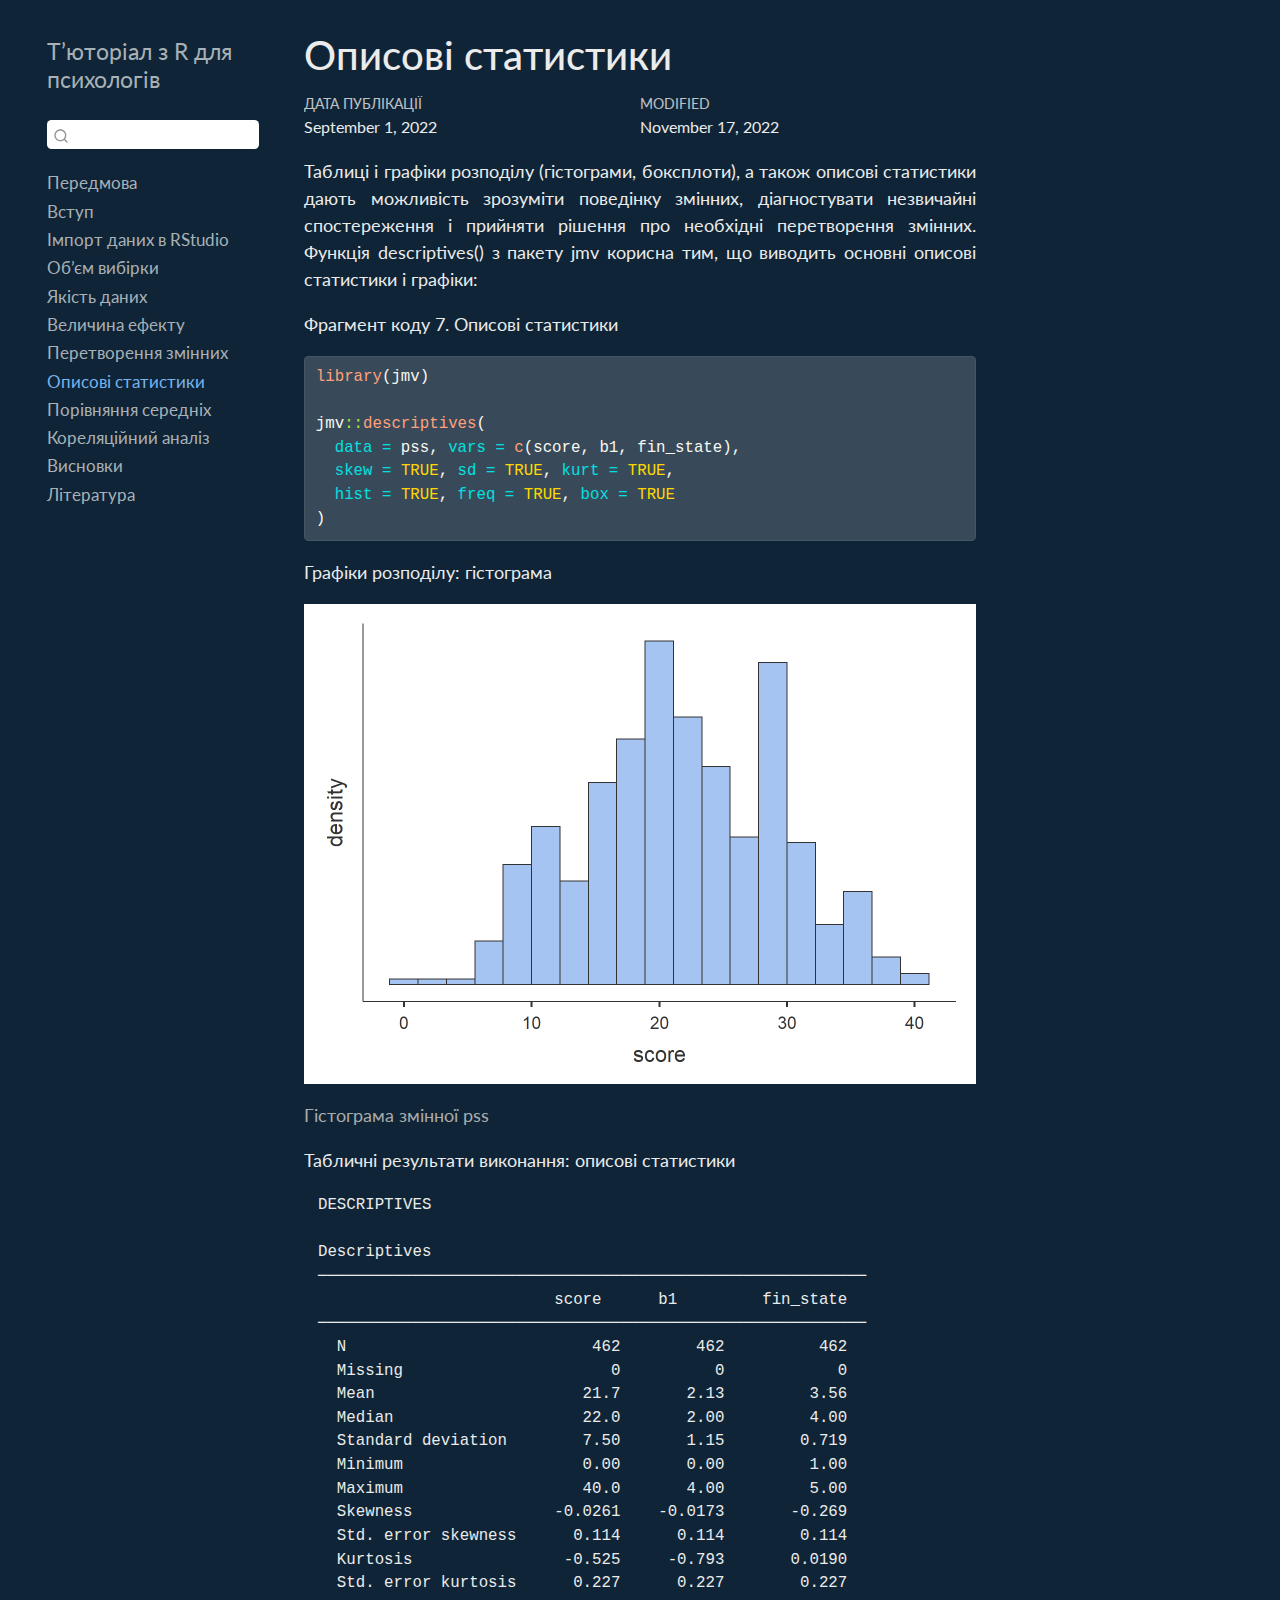
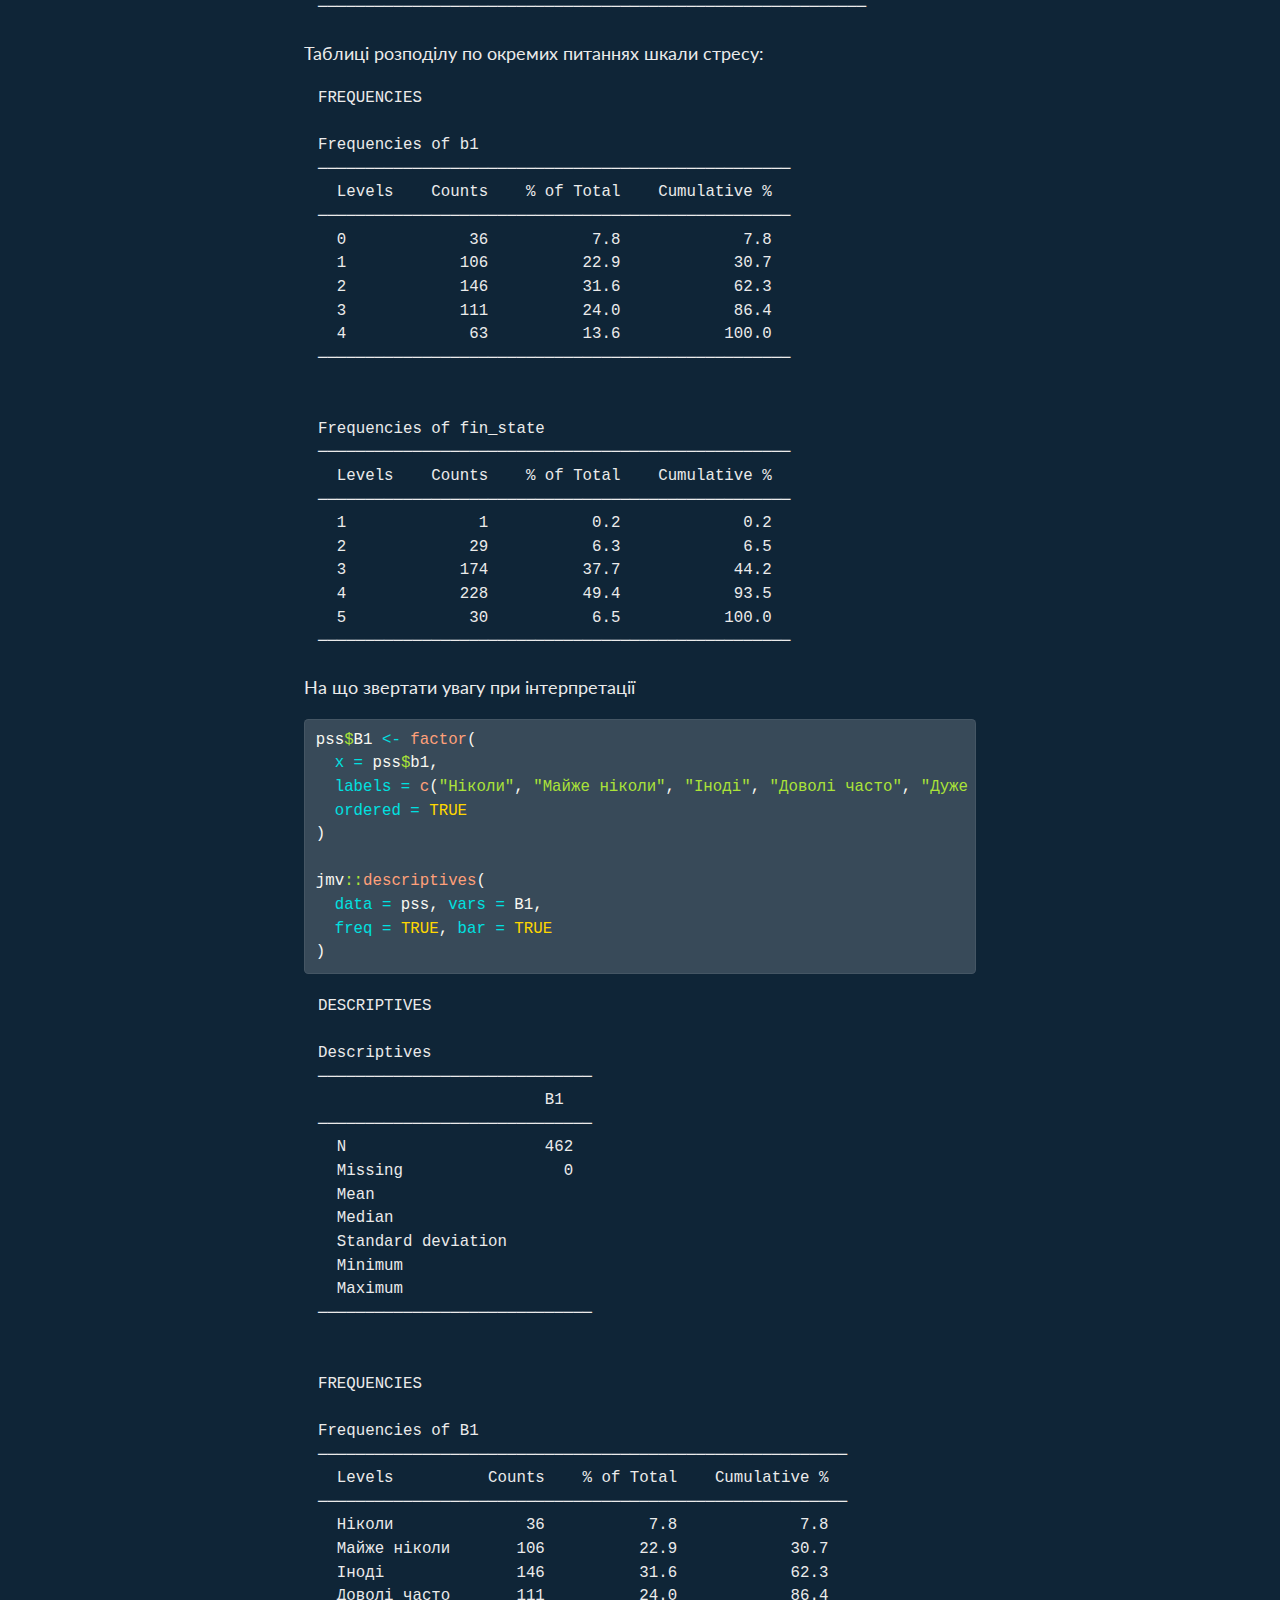
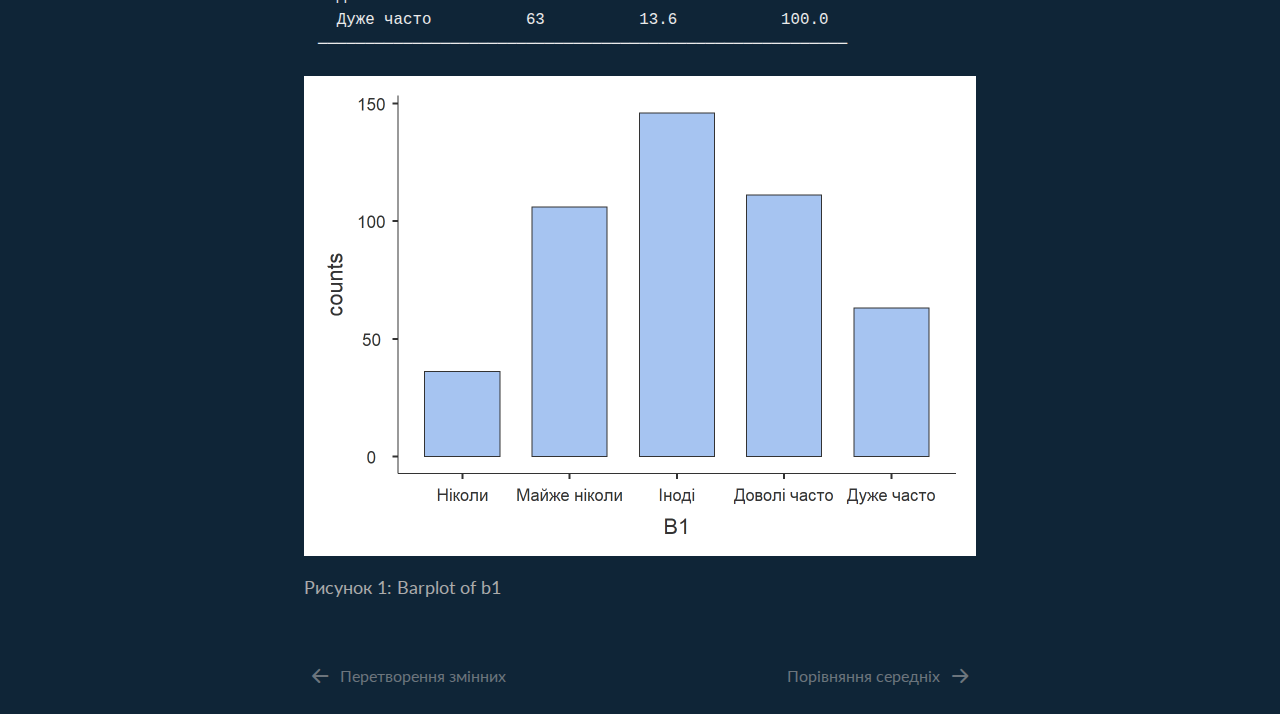
<file: docs/part6.html>
<!DOCTYPE html>
<html xmlns="http://www.w3.org/1999/xhtml" lang="uk-UA" xml:lang="uk-UA"><head>

<meta charset="utf-8">
<meta name="generator" content="quarto-1.2.269">

<meta name="viewport" content="width=device-width, initial-scale=1.0, user-scalable=yes">

<meta name="dcterms.date" content="2022-09-01">

<title>Т’юторіал з R для психологів - Описові статистики</title>
<style>
code{white-space: pre-wrap;}
span.smallcaps{font-variant: small-caps;}
div.columns{display: flex; gap: min(4vw, 1.5em);}
div.column{flex: auto; overflow-x: auto;}
div.hanging-indent{margin-left: 1.5em; text-indent: -1.5em;}
ul.task-list{list-style: none;}
ul.task-list li input[type="checkbox"] {
  width: 0.8em;
  margin: 0 0.8em 0.2em -1.6em;
  vertical-align: middle;
}
pre > code.sourceCode { white-space: pre; position: relative; }
pre > code.sourceCode > span { display: inline-block; line-height: 1.25; }
pre > code.sourceCode > span:empty { height: 1.2em; }
.sourceCode { overflow: visible; }
code.sourceCode > span { color: inherit; text-decoration: inherit; }
div.sourceCode { margin: 1em 0; }
pre.sourceCode { margin: 0; }
@media screen {
div.sourceCode { overflow: auto; }
}
@media print {
pre > code.sourceCode { white-space: pre-wrap; }
pre > code.sourceCode > span { text-indent: -5em; padding-left: 5em; }
}
pre.numberSource code
  { counter-reset: source-line 0; }
pre.numberSource code > span
  { position: relative; left: -4em; counter-increment: source-line; }
pre.numberSource code > span > a:first-child::before
  { content: counter(source-line);
    position: relative; left: -1em; text-align: right; vertical-align: baseline;
    border: none; display: inline-block;
    -webkit-touch-callout: none; -webkit-user-select: none;
    -khtml-user-select: none; -moz-user-select: none;
    -ms-user-select: none; user-select: none;
    padding: 0 4px; width: 4em;
    color: #aaaaaa;
  }
pre.numberSource { margin-left: 3em; border-left: 1px solid #aaaaaa;  padding-left: 4px; }
div.sourceCode
  {   }
@media screen {
pre > code.sourceCode > span > a:first-child::before { text-decoration: underline; }
}
code span.al { color: #ff0000; font-weight: bold; } /* Alert */
code span.an { color: #60a0b0; font-weight: bold; font-style: italic; } /* Annotation */
code span.at { color: #7d9029; } /* Attribute */
code span.bn { color: #40a070; } /* BaseN */
code span.bu { color: #008000; } /* BuiltIn */
code span.cf { color: #007020; font-weight: bold; } /* ControlFlow */
code span.ch { color: #4070a0; } /* Char */
code span.cn { color: #880000; } /* Constant */
code span.co { color: #60a0b0; font-style: italic; } /* Comment */
code span.cv { color: #60a0b0; font-weight: bold; font-style: italic; } /* CommentVar */
code span.do { color: #ba2121; font-style: italic; } /* Documentation */
code span.dt { color: #902000; } /* DataType */
code span.dv { color: #40a070; } /* DecVal */
code span.er { color: #ff0000; font-weight: bold; } /* Error */
code span.ex { } /* Extension */
code span.fl { color: #40a070; } /* Float */
code span.fu { color: #06287e; } /* Function */
code span.im { color: #008000; font-weight: bold; } /* Import */
code span.in { color: #60a0b0; font-weight: bold; font-style: italic; } /* Information */
code span.kw { color: #007020; font-weight: bold; } /* Keyword */
code span.op { color: #666666; } /* Operator */
code span.ot { color: #007020; } /* Other */
code span.pp { color: #bc7a00; } /* Preprocessor */
code span.sc { color: #4070a0; } /* SpecialChar */
code span.ss { color: #bb6688; } /* SpecialString */
code span.st { color: #4070a0; } /* String */
code span.va { color: #19177c; } /* Variable */
code span.vs { color: #4070a0; } /* VerbatimString */
code span.wa { color: #60a0b0; font-weight: bold; font-style: italic; } /* Warning */
</style>


<script src="site_libs/quarto-nav/quarto-nav.js"></script>
<script src="site_libs/quarto-nav/headroom.min.js"></script>
<script src="site_libs/clipboard/clipboard.min.js"></script>
<script src="site_libs/quarto-search/autocomplete.umd.js"></script>
<script src="site_libs/quarto-search/fuse.min.js"></script>
<script src="site_libs/quarto-search/quarto-search.js"></script>
<meta name="quarto:offset" content="./">
<link href="./part7.html" rel="next">
<link href="./part5.html" rel="prev">
<script src="site_libs/quarto-html/quarto.js"></script>
<script src="site_libs/quarto-html/popper.min.js"></script>
<script src="site_libs/quarto-html/tippy.umd.min.js"></script>
<script src="site_libs/quarto-html/anchor.min.js"></script>
<link href="site_libs/quarto-html/tippy.css" rel="stylesheet">
<link href="site_libs/quarto-html/quarto-syntax-highlighting-dark.css" rel="stylesheet" id="quarto-text-highlighting-styles">
<script src="site_libs/bootstrap/bootstrap.min.js"></script>
<link href="site_libs/bootstrap/bootstrap-icons.css" rel="stylesheet">
<link href="site_libs/bootstrap/bootstrap.min.css" rel="stylesheet" id="quarto-bootstrap" data-mode="dark">
<script id="quarto-search-options" type="application/json">{
  "location": "sidebar",
  "copy-button": false,
  "collapse-after": 3,
  "panel-placement": "start",
  "type": "textbox",
  "limit": 20,
  "language": {
    "search-no-results-text": "No results",
    "search-matching-documents-text": "matching documents",
    "search-copy-link-title": "Copy link to search",
    "search-hide-matches-text": "Hide additional matches",
    "search-more-match-text": "more match in this document",
    "search-more-matches-text": "more matches in this document",
    "search-clear-button-title": "Clear",
    "search-detached-cancel-button-title": "Cancel",
    "search-submit-button-title": "Submit"
  }
}</script>


<link rel="stylesheet" href="styles.css">
</head>

<body class="nav-sidebar floating">

<div id="quarto-search-results"></div>
  <header id="quarto-header" class="headroom fixed-top">
  <nav class="quarto-secondary-nav" data-bs-toggle="collapse" data-bs-target="#quarto-sidebar" aria-controls="quarto-sidebar" aria-expanded="false" aria-label="Toggle sidebar navigation" onclick="if (window.quartoToggleHeadroom) { window.quartoToggleHeadroom(); }">
    <div class="container-fluid d-flex justify-content-between">
      <h1 class="quarto-secondary-nav-title">Описові статистики</h1>
      <button type="button" class="quarto-btn-toggle btn" aria-label="Show secondary navigation">
        <i class="bi bi-chevron-right"></i>
      </button>
    </div>
  </nav>
</header>
<!-- content -->
<div id="quarto-content" class="quarto-container page-columns page-rows-contents page-layout-article">
<!-- sidebar -->
  <nav id="quarto-sidebar" class="sidebar collapse sidebar-navigation floating overflow-auto">
    <div class="pt-lg-2 mt-2 text-left sidebar-header">
    <div class="sidebar-title mb-0 py-0">
      <a href="./">Т’юторіал з R для психологів</a> 
    </div>
      </div>
      <div class="mt-2 flex-shrink-0 align-items-center">
        <div class="sidebar-search">
        <div id="quarto-search" class="" title="Search"></div>
        </div>
      </div>
    <div class="sidebar-menu-container"> 
    <ul class="list-unstyled mt-1">
        <li class="sidebar-item">
  <div class="sidebar-item-container"> 
  <a href="./index.html" class="sidebar-item-text sidebar-link">Передмова</a>
  </div>
</li>
        <li class="sidebar-item">
  <div class="sidebar-item-container"> 
  <a href="./intro.html" class="sidebar-item-text sidebar-link">Вступ</a>
  </div>
</li>
        <li class="sidebar-item">
  <div class="sidebar-item-container"> 
  <a href="./part1.html" class="sidebar-item-text sidebar-link">Імпорт даних в RStudio</a>
  </div>
</li>
        <li class="sidebar-item">
  <div class="sidebar-item-container"> 
  <a href="./part2.html" class="sidebar-item-text sidebar-link">Об’єм вибірки</a>
  </div>
</li>
        <li class="sidebar-item">
  <div class="sidebar-item-container"> 
  <a href="./part3.html" class="sidebar-item-text sidebar-link">Якість даних</a>
  </div>
</li>
        <li class="sidebar-item">
  <div class="sidebar-item-container"> 
  <a href="./part4.html" class="sidebar-item-text sidebar-link">Величина ефекту</a>
  </div>
</li>
        <li class="sidebar-item">
  <div class="sidebar-item-container"> 
  <a href="./part5.html" class="sidebar-item-text sidebar-link">Перетворення змінних</a>
  </div>
</li>
        <li class="sidebar-item">
  <div class="sidebar-item-container"> 
  <a href="./part6.html" class="sidebar-item-text sidebar-link active">Описові статистики</a>
  </div>
</li>
        <li class="sidebar-item">
  <div class="sidebar-item-container"> 
  <a href="./part7.html" class="sidebar-item-text sidebar-link">Порівняння середніх</a>
  </div>
</li>
        <li class="sidebar-item">
  <div class="sidebar-item-container"> 
  <a href="./part8.html" class="sidebar-item-text sidebar-link">Кореляційний аналіз</a>
  </div>
</li>
        <li class="sidebar-item">
  <div class="sidebar-item-container"> 
  <a href="./summary.html" class="sidebar-item-text sidebar-link">Висновки</a>
  </div>
</li>
        <li class="sidebar-item">
  <div class="sidebar-item-container"> 
  <a href="./references.html" class="sidebar-item-text sidebar-link">Література</a>
  </div>
</li>
    </ul>
    </div>
</nav>
<!-- margin-sidebar -->
    <div id="quarto-margin-sidebar" class="sidebar margin-sidebar">
        
    </div>
<!-- main -->
<main class="content" id="quarto-document-content">

<header id="title-block-header" class="quarto-title-block default">
<div class="quarto-title">
<h1 class="title d-none d-lg-block">Описові статистики</h1>
</div>



<div class="quarto-title-meta">

    
    <div>
    <div class="quarto-title-meta-heading">Дата публікації</div>
    <div class="quarto-title-meta-contents">
      <p class="date">September 1, 2022</p>
    </div>
  </div>
  
    <div>
    <div class="quarto-title-meta-heading">Modified</div>
    <div class="quarto-title-meta-contents">
      <p class="date-modified">November 17, 2022</p>
    </div>
  </div>
    
  </div>
  

</header>

<p>Таблиці і графіки розподілу (гістограми, боксплоти), а також описові статистики дають можливість зрозуміти поведінку змінних, діагностувати незвичайні спостереження і прийняти рішення про необхідні перетворення змінних. Функція descriptives() з пакету jmv корисна тим, що виводить основні описові статистики і графіки:</p>
<p>Фрагмент коду 7. Описові статистики</p>
<div class="cell">
<div class="sourceCode cell-code" id="cb1"><pre class="sourceCode r code-with-copy"><code class="sourceCode r"><span id="cb1-1"><a href="#cb1-1" aria-hidden="true" tabindex="-1"></a><span class="fu">library</span>(jmv)</span>
<span id="cb1-2"><a href="#cb1-2" aria-hidden="true" tabindex="-1"></a></span>
<span id="cb1-3"><a href="#cb1-3" aria-hidden="true" tabindex="-1"></a>jmv<span class="sc">::</span><span class="fu">descriptives</span>(</span>
<span id="cb1-4"><a href="#cb1-4" aria-hidden="true" tabindex="-1"></a>  <span class="at">data =</span> pss, <span class="at">vars =</span> <span class="fu">c</span>(score, b1, fin_state),</span>
<span id="cb1-5"><a href="#cb1-5" aria-hidden="true" tabindex="-1"></a>  <span class="at">skew =</span> <span class="cn">TRUE</span>, <span class="at">sd =</span> <span class="cn">TRUE</span>, <span class="at">kurt =</span> <span class="cn">TRUE</span>, </span>
<span id="cb1-6"><a href="#cb1-6" aria-hidden="true" tabindex="-1"></a>  <span class="at">hist =</span> <span class="cn">TRUE</span>, <span class="at">freq =</span> <span class="cn">TRUE</span>, <span class="at">box =</span> <span class="cn">TRUE</span> </span>
<span id="cb1-7"><a href="#cb1-7" aria-hidden="true" tabindex="-1"></a>)</span></code><button title="Copy to Clipboard" class="code-copy-button"><i class="bi"></i></button></pre></div>
</div>
<p>Графіки розподілу: гістограма</p>
<div class="quarto-figure quarto-figure-center">
<figure class="figure">
<p><img src="images/pss-hist.png" class="img-fluid figure-img"></p>
<p></p><figcaption class="figure-caption">Гістограма змінної pss</figcaption><p></p>
</figure>
</div>
<p>Табличні результати виконання: описові статистики</p>
<pre><code> DESCRIPTIVES

 Descriptives                                               
 ────────────────────────────────────────────────────────── 
                          score      b1         fin_state   
 ────────────────────────────────────────────────────────── 
   N                          462        462          462   
   Missing                      0          0            0   
   Mean                      21.7       2.13         3.56   
   Median                    22.0       2.00         4.00   
   Standard deviation        7.50       1.15        0.719   
   Minimum                   0.00       0.00         1.00   
   Maximum                   40.0       4.00         5.00   
   Skewness               -0.0261    -0.0173       -0.269   
   Std. error skewness      0.114      0.114        0.114   
   Kurtosis                -0.525     -0.793       0.0190   
   Std. error kurtosis      0.227      0.227        0.227   
 ────────────────────────────────────────────────────────── </code></pre>
<p>Таблиці розподілу по окремих питаннях шкали стресу:</p>
<pre><code> FREQUENCIES

 Frequencies of b1                                  
 ────────────────────────────────────────────────── 
   Levels    Counts    % of Total    Cumulative %   
 ────────────────────────────────────────────────── 
   0             36           7.8             7.8   
   1            106          22.9            30.7   
   2            146          31.6            62.3   
   3            111          24.0            86.4   
   4             63          13.6           100.0   
 ────────────────────────────────────────────────── 


 Frequencies of fin_state                           
 ────────────────────────────────────────────────── 
   Levels    Counts    % of Total    Cumulative %   
 ────────────────────────────────────────────────── 
   1              1           0.2             0.2   
   2             29           6.3             6.5   
   3            174          37.7            44.2   
   4            228          49.4            93.5   
   5             30           6.5           100.0   
 ────────────────────────────────────────────────── </code></pre>
<p>На що звертати увагу при інтерпретації</p>
<div class="cell">
<div class="sourceCode cell-code" id="cb4"><pre class="sourceCode r code-with-copy"><code class="sourceCode r"><span id="cb4-1"><a href="#cb4-1" aria-hidden="true" tabindex="-1"></a>pss<span class="sc">$</span>B1 <span class="ot">&lt;-</span> <span class="fu">factor</span>(</span>
<span id="cb4-2"><a href="#cb4-2" aria-hidden="true" tabindex="-1"></a>  <span class="at">x =</span> pss<span class="sc">$</span>b1, </span>
<span id="cb4-3"><a href="#cb4-3" aria-hidden="true" tabindex="-1"></a>  <span class="at">labels =</span> <span class="fu">c</span>(<span class="st">"Ніколи"</span>, <span class="st">"Майже ніколи"</span>, <span class="st">"Іноді"</span>, <span class="st">"Доволі часто"</span>, <span class="st">"Дуже часто"</span>),</span>
<span id="cb4-4"><a href="#cb4-4" aria-hidden="true" tabindex="-1"></a>  <span class="at">ordered =</span> <span class="cn">TRUE</span></span>
<span id="cb4-5"><a href="#cb4-5" aria-hidden="true" tabindex="-1"></a>)</span>
<span id="cb4-6"><a href="#cb4-6" aria-hidden="true" tabindex="-1"></a></span>
<span id="cb4-7"><a href="#cb4-7" aria-hidden="true" tabindex="-1"></a>jmv<span class="sc">::</span><span class="fu">descriptives</span>(</span>
<span id="cb4-8"><a href="#cb4-8" aria-hidden="true" tabindex="-1"></a>  <span class="at">data =</span> pss, <span class="at">vars =</span> B1,</span>
<span id="cb4-9"><a href="#cb4-9" aria-hidden="true" tabindex="-1"></a>  <span class="at">freq =</span> <span class="cn">TRUE</span>, <span class="at">bar =</span> <span class="cn">TRUE</span></span>
<span id="cb4-10"><a href="#cb4-10" aria-hidden="true" tabindex="-1"></a>)</span></code><button title="Copy to Clipboard" class="code-copy-button"><i class="bi"></i></button></pre></div>
</div>
<pre><code> DESCRIPTIVES

 Descriptives                  
 ───────────────────────────── 
                         B1    
 ───────────────────────────── 
   N                     462   
   Missing                 0   
   Mean                        
   Median                      
   Standard deviation          
   Minimum                     
   Maximum                     
 ───────────────────────────── 


 FREQUENCIES

 Frequencies of B1                                        
 ──────────────────────────────────────────────────────── 
   Levels          Counts    % of Total    Cumulative %   
 ──────────────────────────────────────────────────────── 
   Ніколи              36           7.8             7.8   
   Майже ніколи       106          22.9            30.7   
   Іноді              146          31.6            62.3   
   Доволі часто       111          24.0            86.4   
   Дуже часто          63          13.6           100.0   
 ──────────────────────────────────────────────────────── </code></pre>
<div id="fig-barplot" class="quarto-figure quarto-figure-center anchored">
<figure class="figure">
<p><img src="images/barplot.png" class="img-fluid figure-img"></p>
<p></p><figcaption class="figure-caption">Рисунок&nbsp;1: Barplot of b1</figcaption><p></p>
</figure>
</div>



</main> <!-- /main -->
<script id="quarto-html-after-body" type="application/javascript">
window.document.addEventListener("DOMContentLoaded", function (event) {
  const toggleBodyColorMode = (bsSheetEl) => {
    const mode = bsSheetEl.getAttribute("data-mode");
    const bodyEl = window.document.querySelector("body");
    if (mode === "dark") {
      bodyEl.classList.add("quarto-dark");
      bodyEl.classList.remove("quarto-light");
    } else {
      bodyEl.classList.add("quarto-light");
      bodyEl.classList.remove("quarto-dark");
    }
  }
  const toggleBodyColorPrimary = () => {
    const bsSheetEl = window.document.querySelector("link#quarto-bootstrap");
    if (bsSheetEl) {
      toggleBodyColorMode(bsSheetEl);
    }
  }
  toggleBodyColorPrimary();  
  const icon = "";
  const anchorJS = new window.AnchorJS();
  anchorJS.options = {
    placement: 'right',
    icon: icon
  };
  anchorJS.add('.anchored');
  const clipboard = new window.ClipboardJS('.code-copy-button', {
    target: function(trigger) {
      return trigger.previousElementSibling;
    }
  });
  clipboard.on('success', function(e) {
    // button target
    const button = e.trigger;
    // don't keep focus
    button.blur();
    // flash "checked"
    button.classList.add('code-copy-button-checked');
    var currentTitle = button.getAttribute("title");
    button.setAttribute("title", "Copied!");
    let tooltip;
    if (window.bootstrap) {
      button.setAttribute("data-bs-toggle", "tooltip");
      button.setAttribute("data-bs-placement", "left");
      button.setAttribute("data-bs-title", "Copied!");
      tooltip = new bootstrap.Tooltip(button, 
        { trigger: "manual", 
          customClass: "code-copy-button-tooltip",
          offset: [0, -8]});
      tooltip.show();    
    }
    setTimeout(function() {
      if (tooltip) {
        tooltip.hide();
        button.removeAttribute("data-bs-title");
        button.removeAttribute("data-bs-toggle");
        button.removeAttribute("data-bs-placement");
      }
      button.setAttribute("title", currentTitle);
      button.classList.remove('code-copy-button-checked');
    }, 1000);
    // clear code selection
    e.clearSelection();
  });
  function tippyHover(el, contentFn) {
    const config = {
      allowHTML: true,
      content: contentFn,
      maxWidth: 500,
      delay: 100,
      arrow: false,
      appendTo: function(el) {
          return el.parentElement;
      },
      interactive: true,
      interactiveBorder: 10,
      theme: 'quarto',
      placement: 'bottom-start'
    };
    window.tippy(el, config); 
  }
  const noterefs = window.document.querySelectorAll('a[role="doc-noteref"]');
  for (var i=0; i<noterefs.length; i++) {
    const ref = noterefs[i];
    tippyHover(ref, function() {
      // use id or data attribute instead here
      let href = ref.getAttribute('data-footnote-href') || ref.getAttribute('href');
      try { href = new URL(href).hash; } catch {}
      const id = href.replace(/^#\/?/, "");
      const note = window.document.getElementById(id);
      return note.innerHTML;
    });
  }
  const findCites = (el) => {
    const parentEl = el.parentElement;
    if (parentEl) {
      const cites = parentEl.dataset.cites;
      if (cites) {
        return {
          el,
          cites: cites.split(' ')
        };
      } else {
        return findCites(el.parentElement)
      }
    } else {
      return undefined;
    }
  };
  var bibliorefs = window.document.querySelectorAll('a[role="doc-biblioref"]');
  for (var i=0; i<bibliorefs.length; i++) {
    const ref = bibliorefs[i];
    const citeInfo = findCites(ref);
    if (citeInfo) {
      tippyHover(citeInfo.el, function() {
        var popup = window.document.createElement('div');
        citeInfo.cites.forEach(function(cite) {
          var citeDiv = window.document.createElement('div');
          citeDiv.classList.add('hanging-indent');
          citeDiv.classList.add('csl-entry');
          var biblioDiv = window.document.getElementById('ref-' + cite);
          if (biblioDiv) {
            citeDiv.innerHTML = biblioDiv.innerHTML;
          }
          popup.appendChild(citeDiv);
        });
        return popup.innerHTML;
      });
    }
  }
});
</script>
<nav class="page-navigation">
  <div class="nav-page nav-page-previous">
      <a href="./part5.html" class="pagination-link">
        <i class="bi bi-arrow-left-short"></i> <span class="nav-page-text">Перетворення змінних</span>
      </a>          
  </div>
  <div class="nav-page nav-page-next">
      <a href="./part7.html" class="pagination-link">
        <span class="nav-page-text">Порівняння середніх</span> <i class="bi bi-arrow-right-short"></i>
      </a>
  </div>
</nav>
</div> <!-- /content -->



</body></html>
</file>
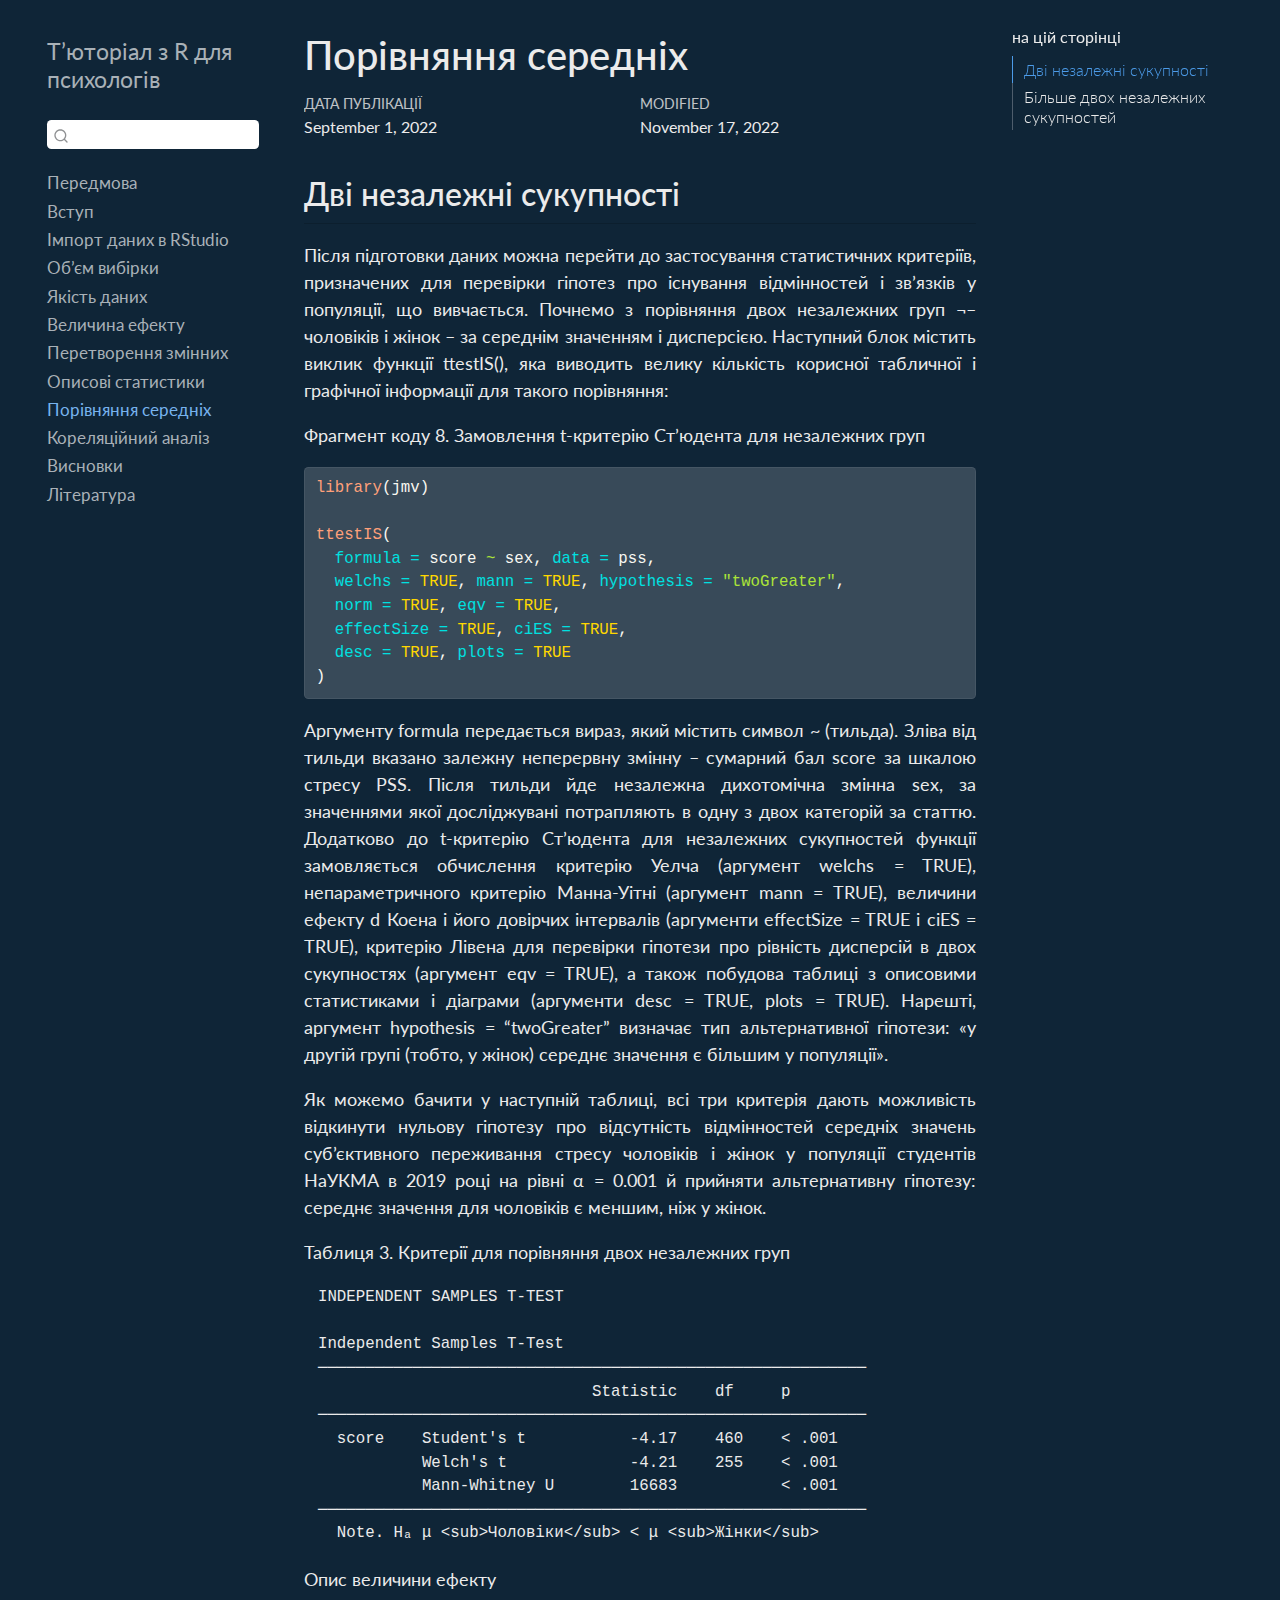
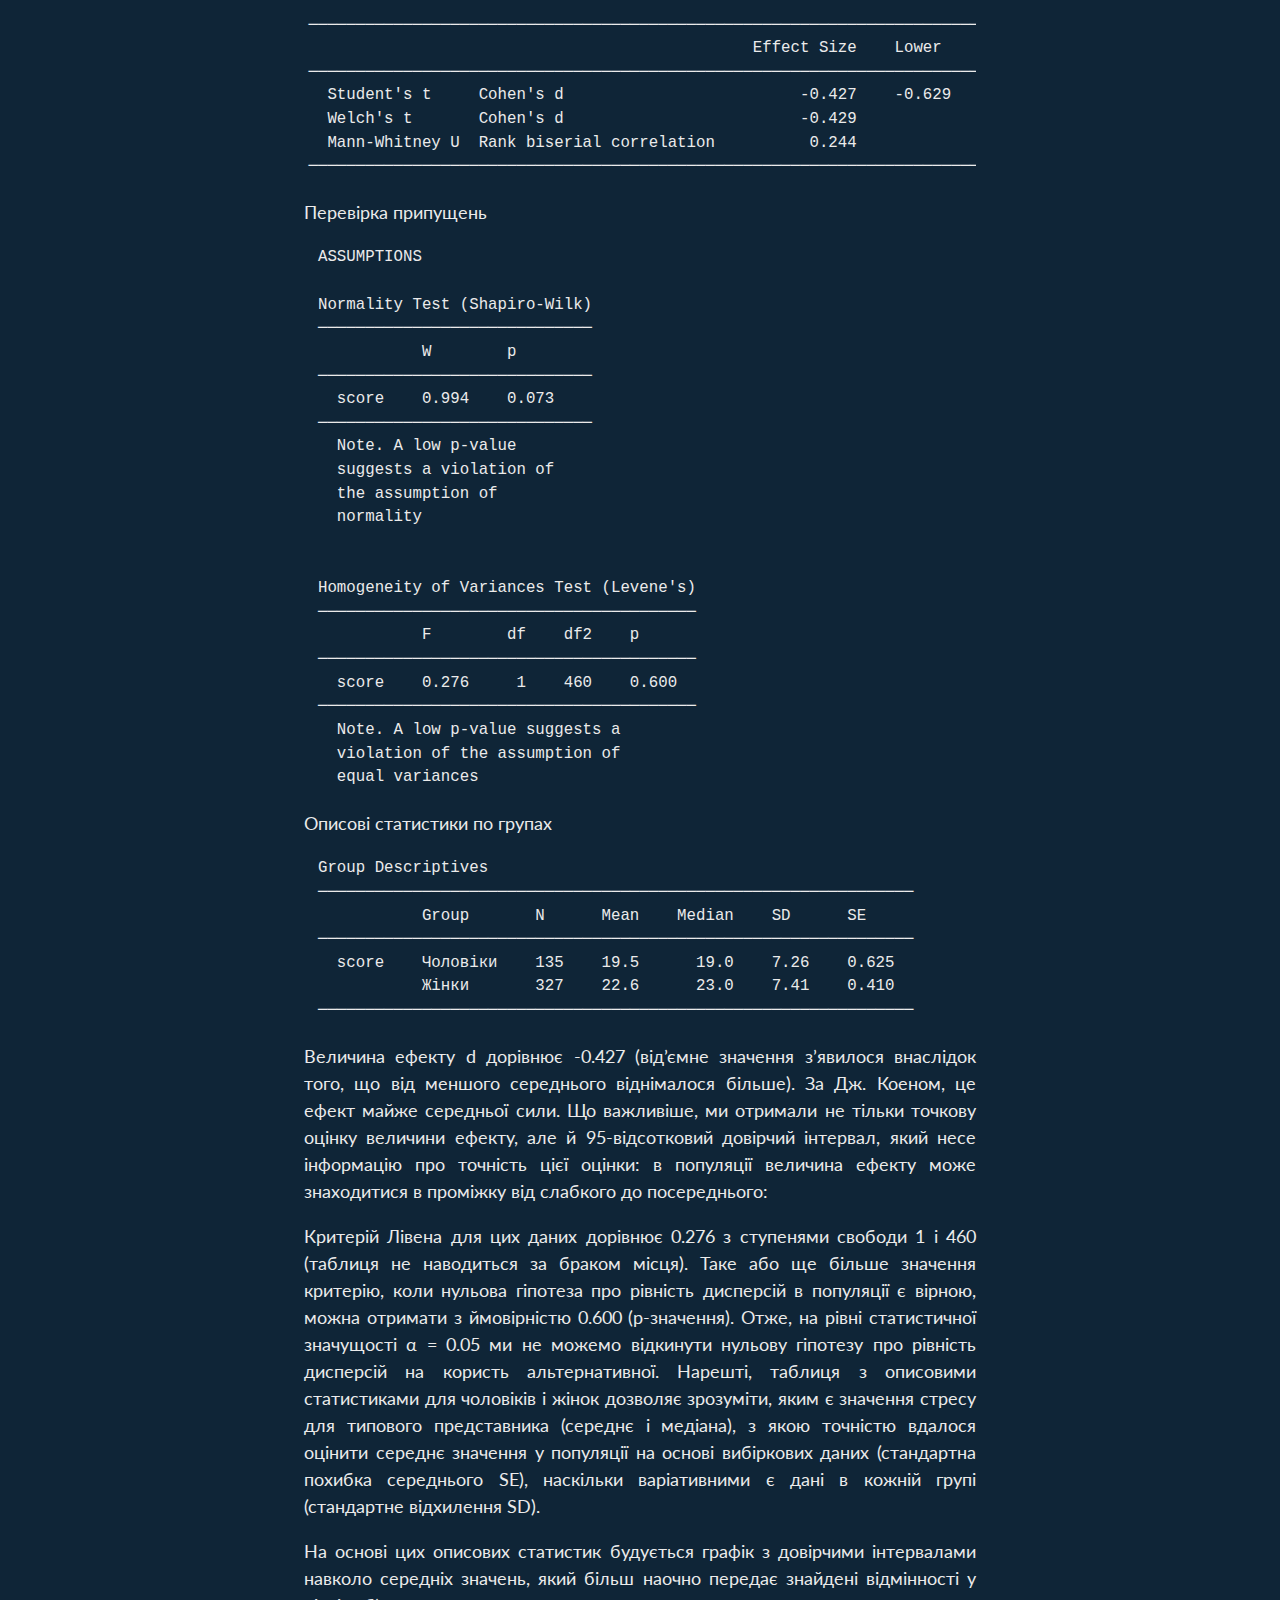
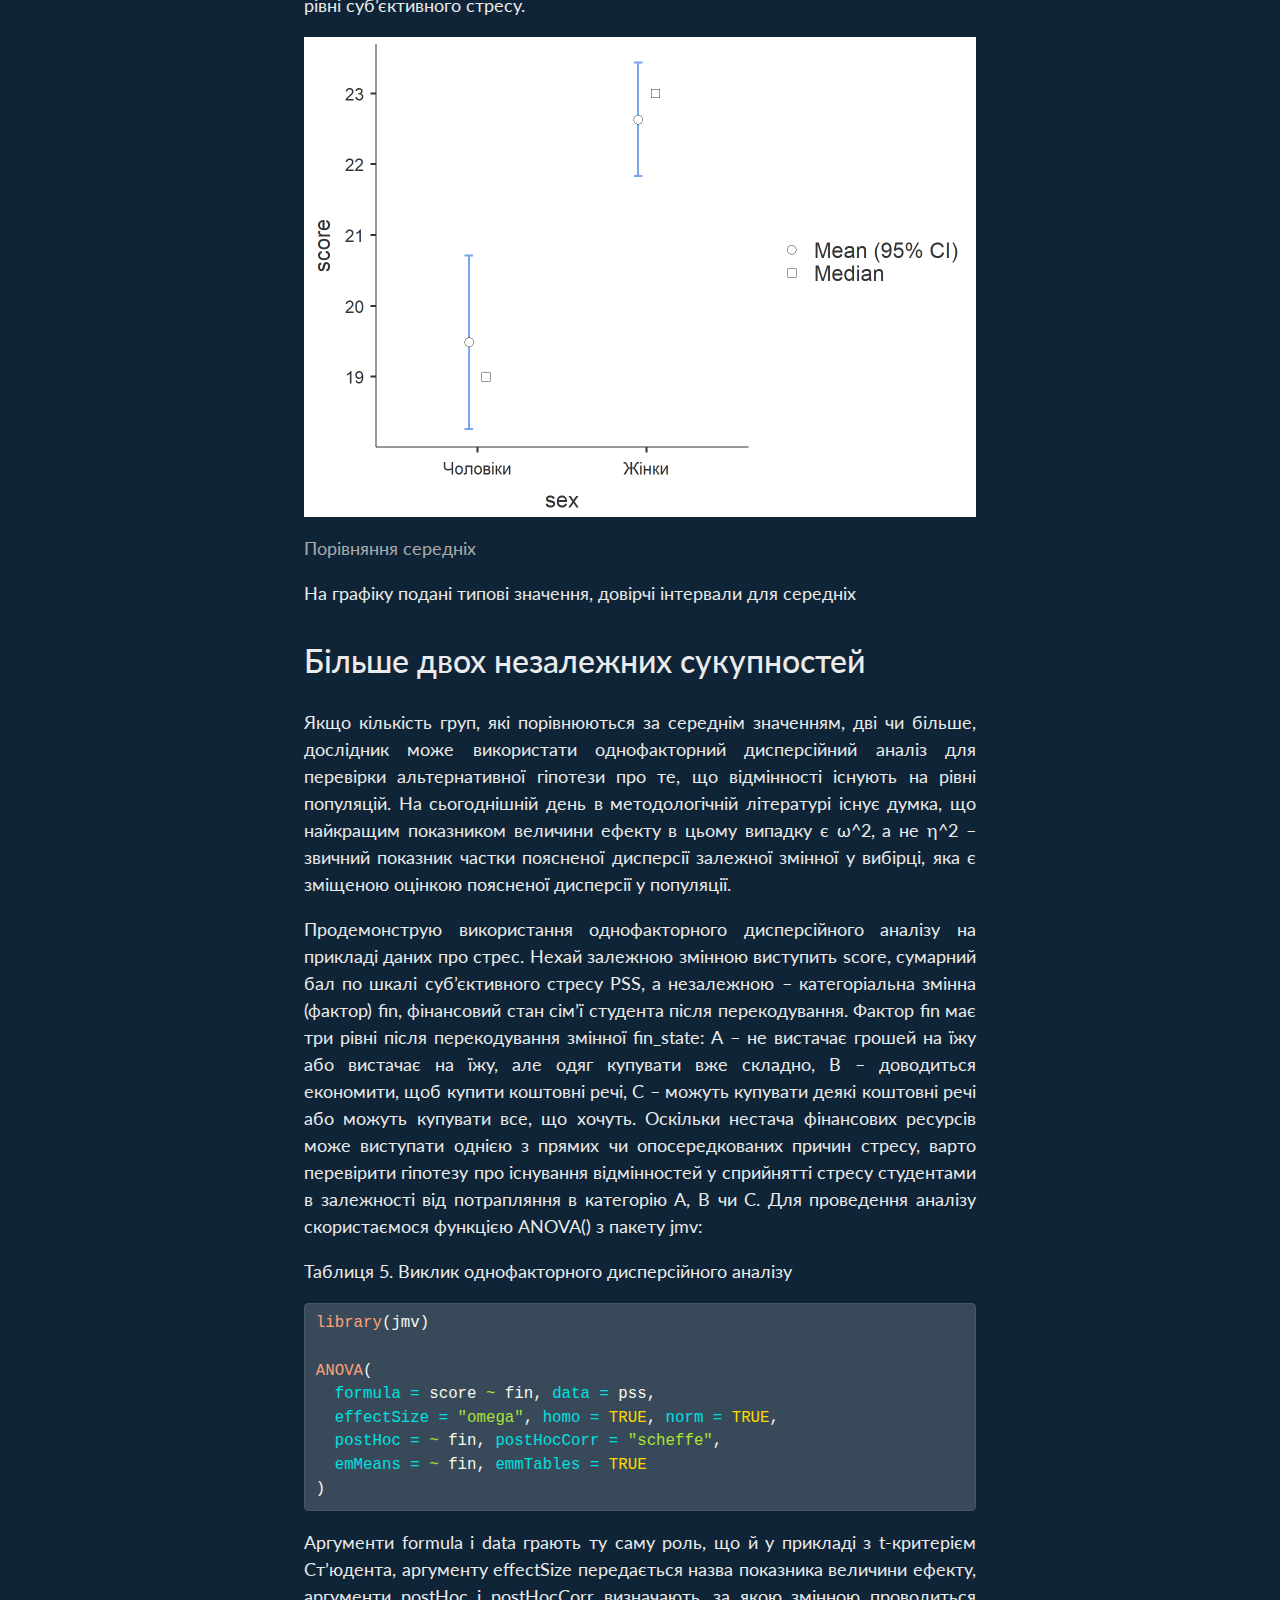
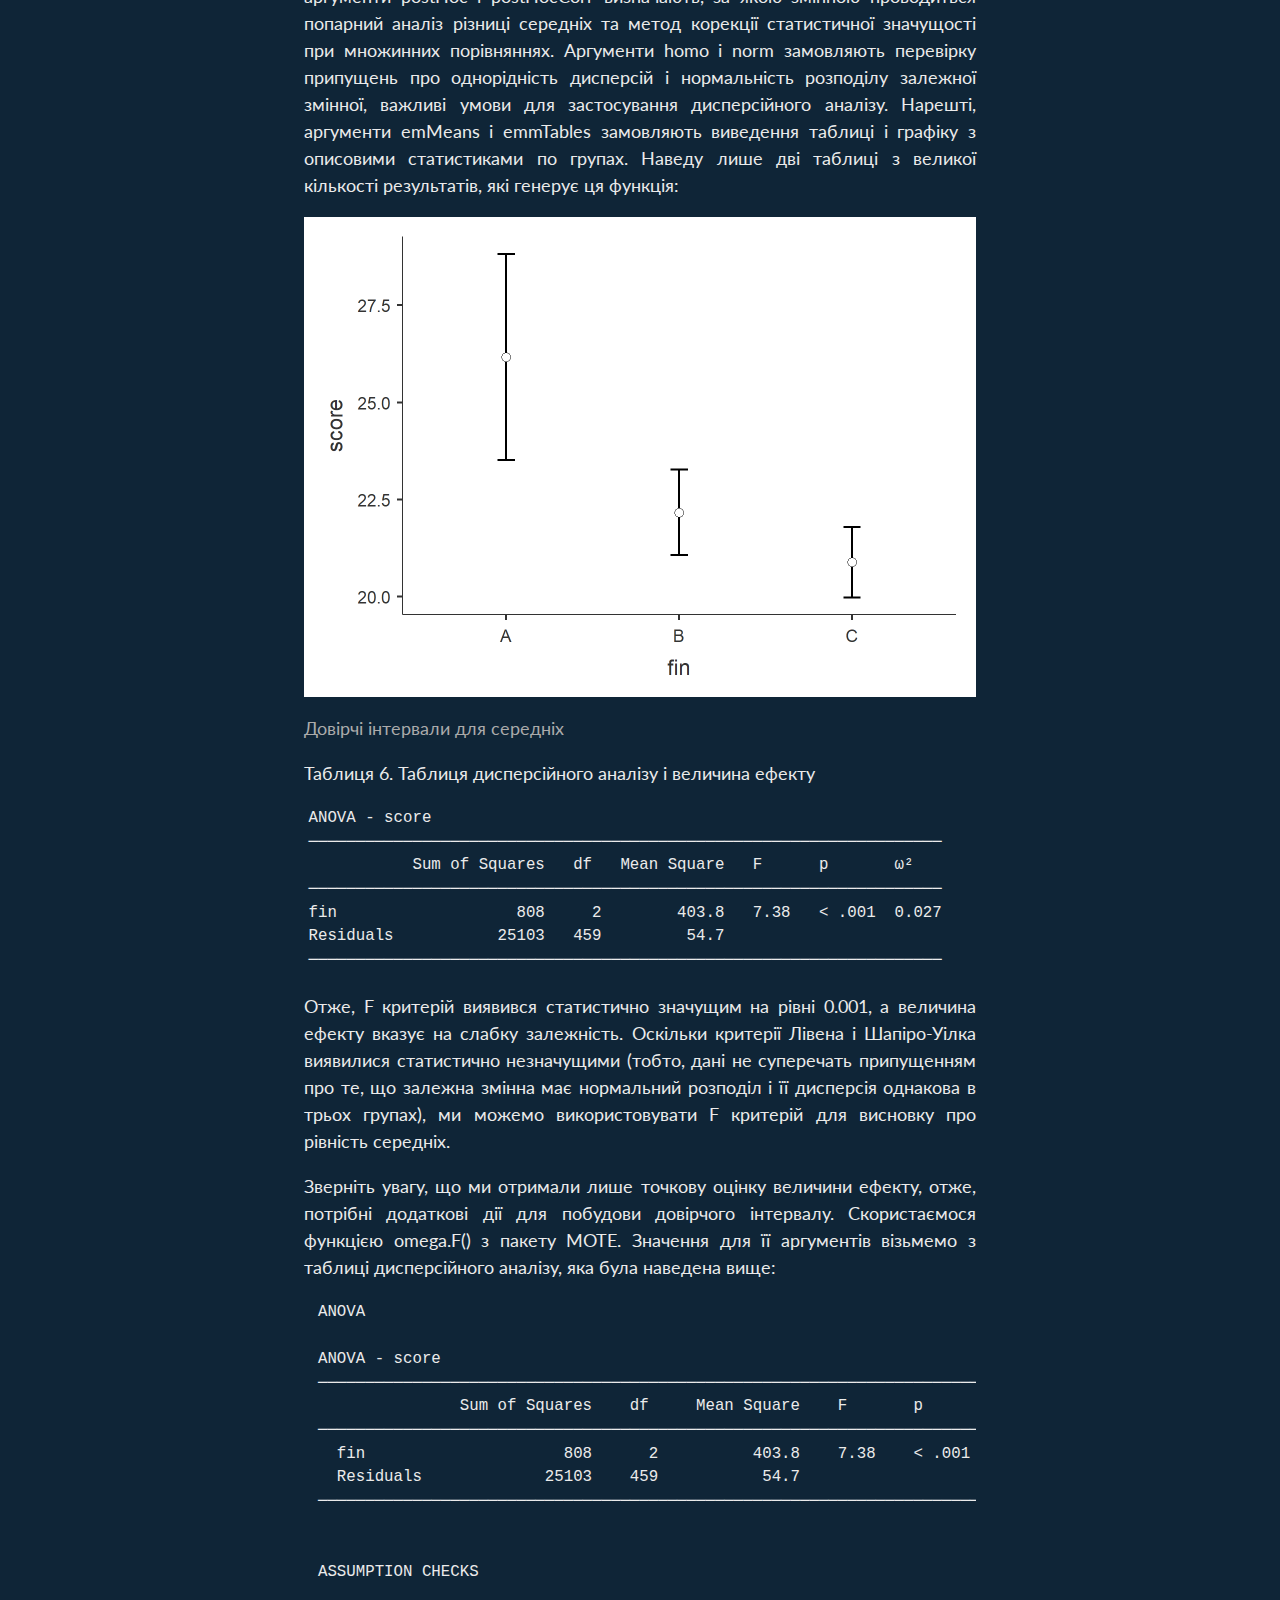
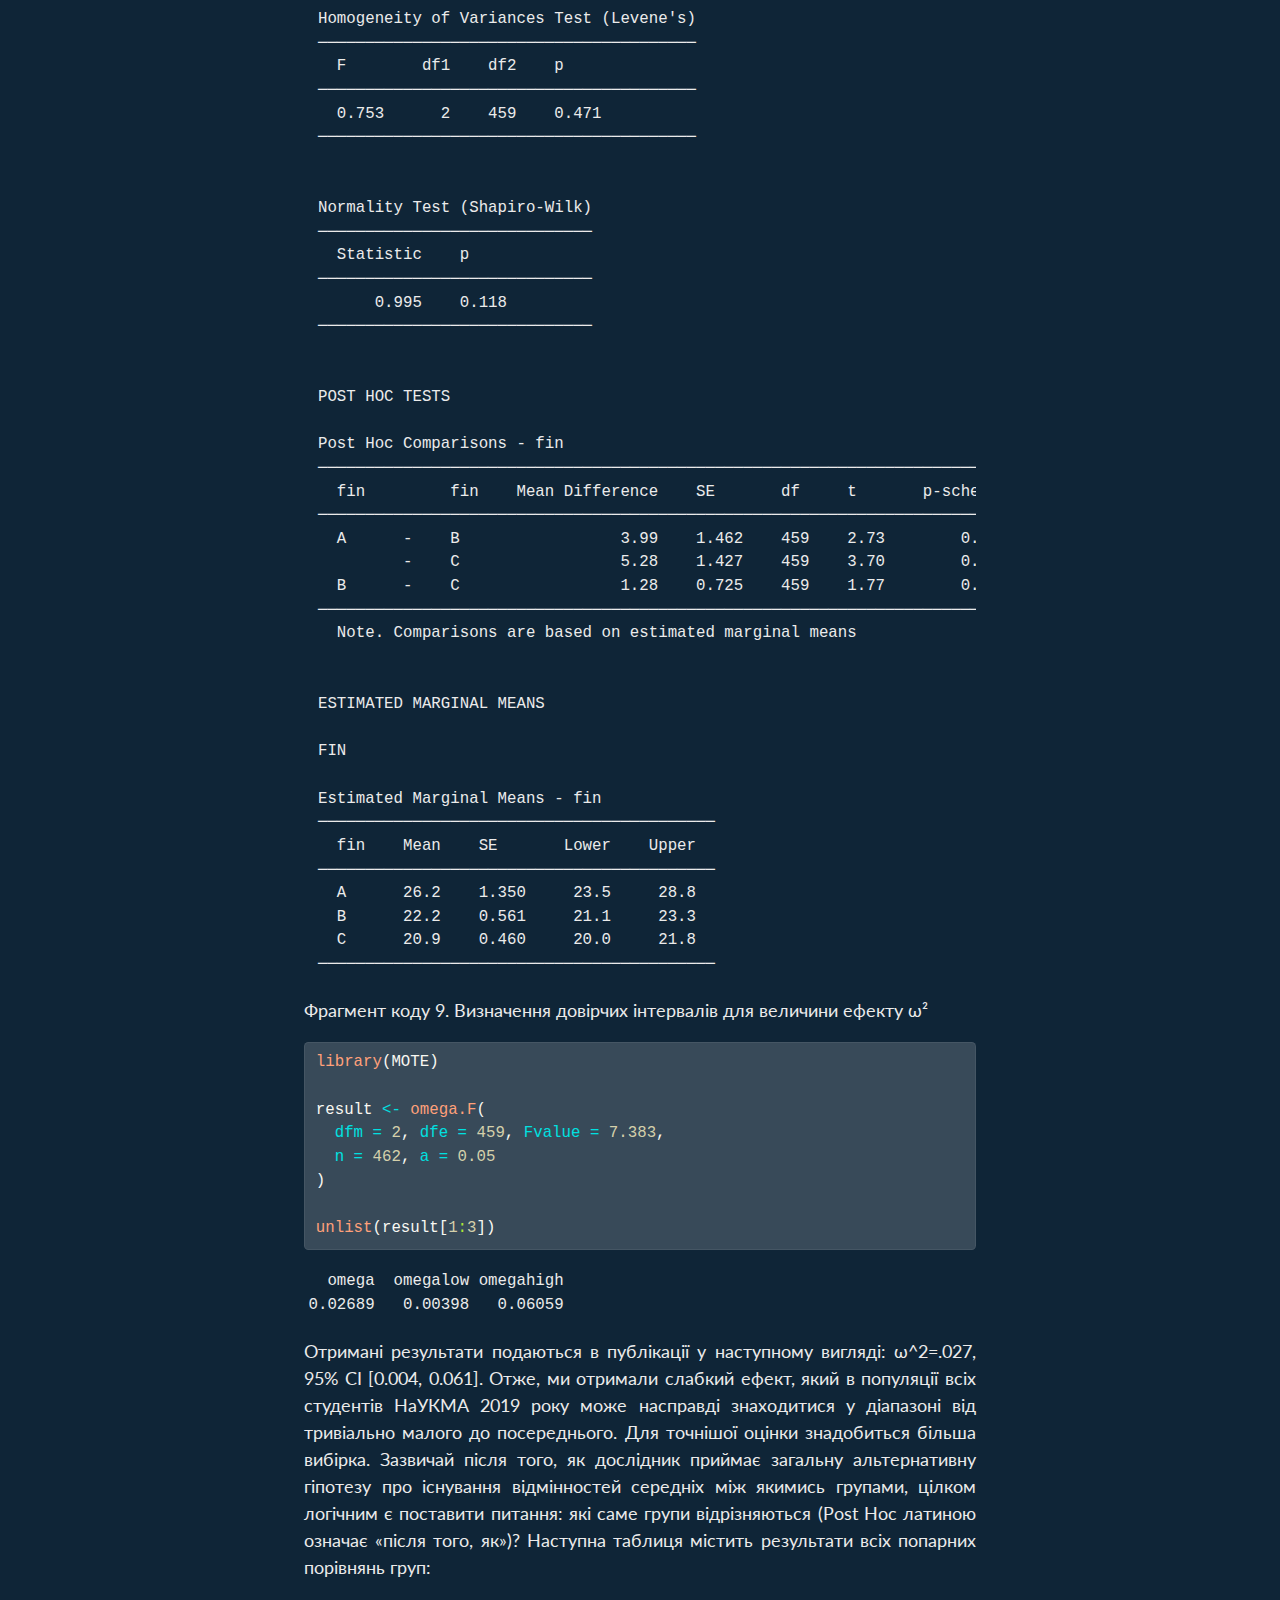
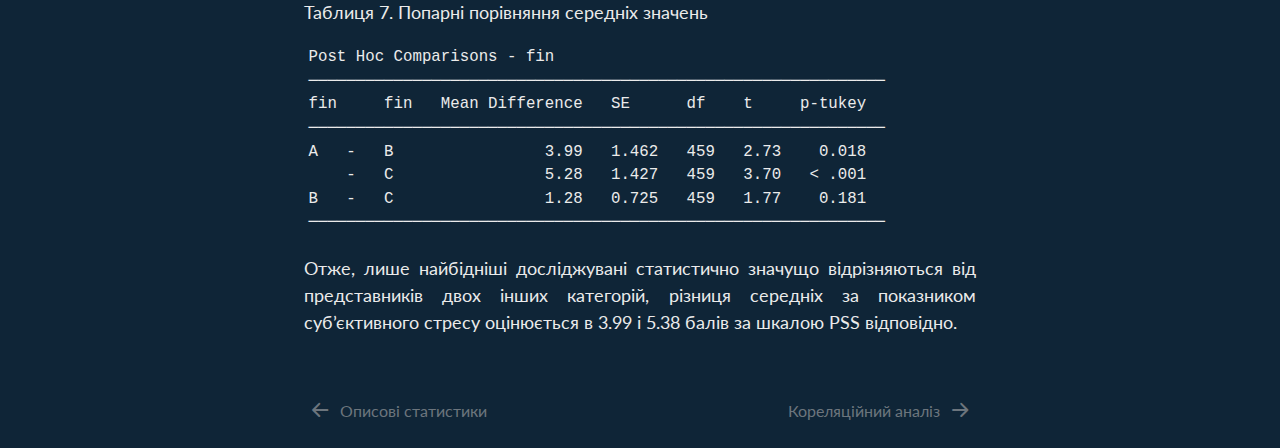
<file: docs/part7.html>
<!DOCTYPE html>
<html xmlns="http://www.w3.org/1999/xhtml" lang="uk-UA" xml:lang="uk-UA"><head>

<meta charset="utf-8">
<meta name="generator" content="quarto-1.2.269">

<meta name="viewport" content="width=device-width, initial-scale=1.0, user-scalable=yes">

<meta name="dcterms.date" content="2022-09-01">

<title>Т’юторіал з R для психологів - Порівняння середніх</title>
<style>
code{white-space: pre-wrap;}
span.smallcaps{font-variant: small-caps;}
div.columns{display: flex; gap: min(4vw, 1.5em);}
div.column{flex: auto; overflow-x: auto;}
div.hanging-indent{margin-left: 1.5em; text-indent: -1.5em;}
ul.task-list{list-style: none;}
ul.task-list li input[type="checkbox"] {
  width: 0.8em;
  margin: 0 0.8em 0.2em -1.6em;
  vertical-align: middle;
}
pre > code.sourceCode { white-space: pre; position: relative; }
pre > code.sourceCode > span { display: inline-block; line-height: 1.25; }
pre > code.sourceCode > span:empty { height: 1.2em; }
.sourceCode { overflow: visible; }
code.sourceCode > span { color: inherit; text-decoration: inherit; }
div.sourceCode { margin: 1em 0; }
pre.sourceCode { margin: 0; }
@media screen {
div.sourceCode { overflow: auto; }
}
@media print {
pre > code.sourceCode { white-space: pre-wrap; }
pre > code.sourceCode > span { text-indent: -5em; padding-left: 5em; }
}
pre.numberSource code
  { counter-reset: source-line 0; }
pre.numberSource code > span
  { position: relative; left: -4em; counter-increment: source-line; }
pre.numberSource code > span > a:first-child::before
  { content: counter(source-line);
    position: relative; left: -1em; text-align: right; vertical-align: baseline;
    border: none; display: inline-block;
    -webkit-touch-callout: none; -webkit-user-select: none;
    -khtml-user-select: none; -moz-user-select: none;
    -ms-user-select: none; user-select: none;
    padding: 0 4px; width: 4em;
    color: #aaaaaa;
  }
pre.numberSource { margin-left: 3em; border-left: 1px solid #aaaaaa;  padding-left: 4px; }
div.sourceCode
  {   }
@media screen {
pre > code.sourceCode > span > a:first-child::before { text-decoration: underline; }
}
code span.al { color: #ff0000; font-weight: bold; } /* Alert */
code span.an { color: #60a0b0; font-weight: bold; font-style: italic; } /* Annotation */
code span.at { color: #7d9029; } /* Attribute */
code span.bn { color: #40a070; } /* BaseN */
code span.bu { color: #008000; } /* BuiltIn */
code span.cf { color: #007020; font-weight: bold; } /* ControlFlow */
code span.ch { color: #4070a0; } /* Char */
code span.cn { color: #880000; } /* Constant */
code span.co { color: #60a0b0; font-style: italic; } /* Comment */
code span.cv { color: #60a0b0; font-weight: bold; font-style: italic; } /* CommentVar */
code span.do { color: #ba2121; font-style: italic; } /* Documentation */
code span.dt { color: #902000; } /* DataType */
code span.dv { color: #40a070; } /* DecVal */
code span.er { color: #ff0000; font-weight: bold; } /* Error */
code span.ex { } /* Extension */
code span.fl { color: #40a070; } /* Float */
code span.fu { color: #06287e; } /* Function */
code span.im { color: #008000; font-weight: bold; } /* Import */
code span.in { color: #60a0b0; font-weight: bold; font-style: italic; } /* Information */
code span.kw { color: #007020; font-weight: bold; } /* Keyword */
code span.op { color: #666666; } /* Operator */
code span.ot { color: #007020; } /* Other */
code span.pp { color: #bc7a00; } /* Preprocessor */
code span.sc { color: #4070a0; } /* SpecialChar */
code span.ss { color: #bb6688; } /* SpecialString */
code span.st { color: #4070a0; } /* String */
code span.va { color: #19177c; } /* Variable */
code span.vs { color: #4070a0; } /* VerbatimString */
code span.wa { color: #60a0b0; font-weight: bold; font-style: italic; } /* Warning */
</style>


<script src="site_libs/quarto-nav/quarto-nav.js"></script>
<script src="site_libs/quarto-nav/headroom.min.js"></script>
<script src="site_libs/clipboard/clipboard.min.js"></script>
<script src="site_libs/quarto-search/autocomplete.umd.js"></script>
<script src="site_libs/quarto-search/fuse.min.js"></script>
<script src="site_libs/quarto-search/quarto-search.js"></script>
<meta name="quarto:offset" content="./">
<link href="./part8.html" rel="next">
<link href="./part6.html" rel="prev">
<script src="site_libs/quarto-html/quarto.js"></script>
<script src="site_libs/quarto-html/popper.min.js"></script>
<script src="site_libs/quarto-html/tippy.umd.min.js"></script>
<script src="site_libs/quarto-html/anchor.min.js"></script>
<link href="site_libs/quarto-html/tippy.css" rel="stylesheet">
<link href="site_libs/quarto-html/quarto-syntax-highlighting-dark.css" rel="stylesheet" id="quarto-text-highlighting-styles">
<script src="site_libs/bootstrap/bootstrap.min.js"></script>
<link href="site_libs/bootstrap/bootstrap-icons.css" rel="stylesheet">
<link href="site_libs/bootstrap/bootstrap.min.css" rel="stylesheet" id="quarto-bootstrap" data-mode="dark">
<script id="quarto-search-options" type="application/json">{
  "location": "sidebar",
  "copy-button": false,
  "collapse-after": 3,
  "panel-placement": "start",
  "type": "textbox",
  "limit": 20,
  "language": {
    "search-no-results-text": "No results",
    "search-matching-documents-text": "matching documents",
    "search-copy-link-title": "Copy link to search",
    "search-hide-matches-text": "Hide additional matches",
    "search-more-match-text": "more match in this document",
    "search-more-matches-text": "more matches in this document",
    "search-clear-button-title": "Clear",
    "search-detached-cancel-button-title": "Cancel",
    "search-submit-button-title": "Submit"
  }
}</script>


<link rel="stylesheet" href="styles.css">
</head>

<body class="nav-sidebar floating">

<div id="quarto-search-results"></div>
  <header id="quarto-header" class="headroom fixed-top">
  <nav class="quarto-secondary-nav" data-bs-toggle="collapse" data-bs-target="#quarto-sidebar" aria-controls="quarto-sidebar" aria-expanded="false" aria-label="Toggle sidebar navigation" onclick="if (window.quartoToggleHeadroom) { window.quartoToggleHeadroom(); }">
    <div class="container-fluid d-flex justify-content-between">
      <h1 class="quarto-secondary-nav-title">Порівняння середніх</h1>
      <button type="button" class="quarto-btn-toggle btn" aria-label="Show secondary navigation">
        <i class="bi bi-chevron-right"></i>
      </button>
    </div>
  </nav>
</header>
<!-- content -->
<div id="quarto-content" class="quarto-container page-columns page-rows-contents page-layout-article">
<!-- sidebar -->
  <nav id="quarto-sidebar" class="sidebar collapse sidebar-navigation floating overflow-auto">
    <div class="pt-lg-2 mt-2 text-left sidebar-header">
    <div class="sidebar-title mb-0 py-0">
      <a href="./">Т’юторіал з R для психологів</a> 
    </div>
      </div>
      <div class="mt-2 flex-shrink-0 align-items-center">
        <div class="sidebar-search">
        <div id="quarto-search" class="" title="Search"></div>
        </div>
      </div>
    <div class="sidebar-menu-container"> 
    <ul class="list-unstyled mt-1">
        <li class="sidebar-item">
  <div class="sidebar-item-container"> 
  <a href="./index.html" class="sidebar-item-text sidebar-link">Передмова</a>
  </div>
</li>
        <li class="sidebar-item">
  <div class="sidebar-item-container"> 
  <a href="./intro.html" class="sidebar-item-text sidebar-link">Вступ</a>
  </div>
</li>
        <li class="sidebar-item">
  <div class="sidebar-item-container"> 
  <a href="./part1.html" class="sidebar-item-text sidebar-link">Імпорт даних в RStudio</a>
  </div>
</li>
        <li class="sidebar-item">
  <div class="sidebar-item-container"> 
  <a href="./part2.html" class="sidebar-item-text sidebar-link">Об’єм вибірки</a>
  </div>
</li>
        <li class="sidebar-item">
  <div class="sidebar-item-container"> 
  <a href="./part3.html" class="sidebar-item-text sidebar-link">Якість даних</a>
  </div>
</li>
        <li class="sidebar-item">
  <div class="sidebar-item-container"> 
  <a href="./part4.html" class="sidebar-item-text sidebar-link">Величина ефекту</a>
  </div>
</li>
        <li class="sidebar-item">
  <div class="sidebar-item-container"> 
  <a href="./part5.html" class="sidebar-item-text sidebar-link">Перетворення змінних</a>
  </div>
</li>
        <li class="sidebar-item">
  <div class="sidebar-item-container"> 
  <a href="./part6.html" class="sidebar-item-text sidebar-link">Описові статистики</a>
  </div>
</li>
        <li class="sidebar-item">
  <div class="sidebar-item-container"> 
  <a href="./part7.html" class="sidebar-item-text sidebar-link active">Порівняння середніх</a>
  </div>
</li>
        <li class="sidebar-item">
  <div class="sidebar-item-container"> 
  <a href="./part8.html" class="sidebar-item-text sidebar-link">Кореляційний аналіз</a>
  </div>
</li>
        <li class="sidebar-item">
  <div class="sidebar-item-container"> 
  <a href="./summary.html" class="sidebar-item-text sidebar-link">Висновки</a>
  </div>
</li>
        <li class="sidebar-item">
  <div class="sidebar-item-container"> 
  <a href="./references.html" class="sidebar-item-text sidebar-link">Література</a>
  </div>
</li>
    </ul>
    </div>
</nav>
<!-- margin-sidebar -->
    <div id="quarto-margin-sidebar" class="sidebar margin-sidebar">
        <nav id="TOC" role="doc-toc" class="toc-active">
    <h2 id="toc-title">на цій сторінці</h2>
   
  <ul>
  <li><a href="#дві-незалежні-сукупності" id="toc-дві-незалежні-сукупності" class="nav-link active" data-scroll-target="#дві-незалежні-сукупності">Дві незалежні сукупності</a></li>
  <li><a href="#більше-двох-незалежних-сукупностей" id="toc-більше-двох-незалежних-сукупностей" class="nav-link" data-scroll-target="#більше-двох-незалежних-сукупностей">Більше двох незалежних сукупностей</a></li>
  </ul>
</nav>
    </div>
<!-- main -->
<main class="content" id="quarto-document-content">

<header id="title-block-header" class="quarto-title-block default">
<div class="quarto-title">
<h1 class="title d-none d-lg-block">Порівняння середніх</h1>
</div>



<div class="quarto-title-meta">

    
    <div>
    <div class="quarto-title-meta-heading">Дата публікації</div>
    <div class="quarto-title-meta-contents">
      <p class="date">September 1, 2022</p>
    </div>
  </div>
  
    <div>
    <div class="quarto-title-meta-heading">Modified</div>
    <div class="quarto-title-meta-contents">
      <p class="date-modified">November 17, 2022</p>
    </div>
  </div>
    
  </div>
  

</header>

<section id="дві-незалежні-сукупності" class="level2 unnumbered">
<h2 class="unnumbered anchored" data-anchor-id="дві-незалежні-сукупності">Дві незалежні сукупності</h2>
<p>Після підготовки даних можна перейти до застосування статистичних критеріїв, призначених для перевірки гіпотез про існування відмінностей і зв’язків у популяції, що вивчається. Почнемо з порівняння двох незалежних груп ¬– чоловіків і жінок – за середнім значенням і дисперсією. Наступний блок містить виклик функції ttestIS(), яка виводить велику кількість корисної табличної і графічної інформації для такого порівняння:</p>
<p>Фрагмент коду 8. Замовлення t-критерію Ст’юдента для незалежних груп</p>
<div class="cell">
<div class="sourceCode cell-code" id="cb1"><pre class="sourceCode r code-with-copy"><code class="sourceCode r"><span id="cb1-1"><a href="#cb1-1" aria-hidden="true" tabindex="-1"></a><span class="fu">library</span>(jmv)</span>
<span id="cb1-2"><a href="#cb1-2" aria-hidden="true" tabindex="-1"></a></span>
<span id="cb1-3"><a href="#cb1-3" aria-hidden="true" tabindex="-1"></a><span class="fu">ttestIS</span>(</span>
<span id="cb1-4"><a href="#cb1-4" aria-hidden="true" tabindex="-1"></a>  <span class="at">formula =</span> score <span class="sc">~</span> sex, <span class="at">data =</span> pss,</span>
<span id="cb1-5"><a href="#cb1-5" aria-hidden="true" tabindex="-1"></a>  <span class="at">welchs =</span> <span class="cn">TRUE</span>, <span class="at">mann =</span> <span class="cn">TRUE</span>, <span class="at">hypothesis =</span> <span class="st">"twoGreater"</span>,</span>
<span id="cb1-6"><a href="#cb1-6" aria-hidden="true" tabindex="-1"></a>  <span class="at">norm =</span> <span class="cn">TRUE</span>, <span class="at">eqv =</span> <span class="cn">TRUE</span>,</span>
<span id="cb1-7"><a href="#cb1-7" aria-hidden="true" tabindex="-1"></a>  <span class="at">effectSize =</span> <span class="cn">TRUE</span>, <span class="at">ciES =</span> <span class="cn">TRUE</span>,</span>
<span id="cb1-8"><a href="#cb1-8" aria-hidden="true" tabindex="-1"></a>  <span class="at">desc =</span> <span class="cn">TRUE</span>, <span class="at">plots =</span> <span class="cn">TRUE</span></span>
<span id="cb1-9"><a href="#cb1-9" aria-hidden="true" tabindex="-1"></a>)</span></code><button title="Copy to Clipboard" class="code-copy-button"><i class="bi"></i></button></pre></div>
</div>
<p>Аргументу formula передається вираз, який містить символ ~ (тильда). Зліва від тильди вказано залежну неперервну змінну – сумарний бал score за шкалою стресу PSS. Після тильди йде незалежна дихотомічна змінна sex, за значеннями якої досліджувані потрапляють в одну з двох категорій за статтю. Додатково до t-критерію Ст’юдента для незалежних сукупностей функції замовляється обчислення критерію Уелча (аргумент welchs = TRUE), непараметричного критерію Манна-Уітні (аргумент mann = TRUE), величини ефекту d Коена і його довірчих інтервалів (аргументи effectSize = TRUE і ciES = TRUE), критерію Лівена для перевірки гіпотези про рівність дисперсій в двох сукупностях (аргумент eqv = TRUE), а також побудова таблиці з описовими статистиками і діаграми (аргументи desc = TRUE, plots = TRUE). Нарешті, аргумент hypothesis = “twoGreater” визначає тип альтернативної гіпотези: «у другій групі (тобто, у жінок) середнє значення є більшим у популяції».</p>
<p>Як можемо бачити у наступній таблиці, всі три критерія дають можливість відкинути нульову гіпотезу про відсутність відмінностей середніх значень суб’єктивного переживання стресу чоловіків і жінок у популяції студентів НаУКМА в 2019 році на рівні α = 0.001 й прийняти альтернативну гіпотезу: середнє значення для чоловіків є меншим, ніж у жінок.</p>
<p>Таблиця 3. Критерії для порівняння двох незалежних груп</p>
<pre><code> INDEPENDENT SAMPLES T-TEST

 Independent Samples T-Test
 ────────────────────────────────────────────────────────── 
                              Statistic    df     p         
 ────────────────────────────────────────────────────────── 
   score    Student's t           -4.17    460    &lt; .001    
            Welch's t             -4.21    255    &lt; .001    
            Mann-Whitney U        16683           &lt; .001    
 ────────────────────────────────────────────────────────── 
   Note. Hₐ μ &lt;sub&gt;Чоловіки&lt;/sub&gt; &lt; μ &lt;sub&gt;Жінки&lt;/sub&gt;</code></pre>
<p>Опис величини ефекту</p>
<pre><code>────────────────────────────────────────────────────────────────────────────────
                                               Effect Size    Lower     Upper   
────────────────────────────────────────────────────────────────────────────────
  Student's t     Cohen's d                         -0.427    -0.629    -0.224  
  Welch's t       Cohen's d                         -0.429                      
  Mann-Whitney U  Rank biserial correlation          0.244                      
────────────────────────────────────────────────────────────────────────────────</code></pre>
<p>Перевірка припущень</p>
<pre><code> ASSUMPTIONS

 Normality Test (Shapiro-Wilk) 
 ───────────────────────────── 
            W        p       
 ───────────────────────────── 
   score    0.994    0.073   
 ───────────────────────────── 
   Note. A low p-value
   suggests a violation of
   the assumption of
   normality


 Homogeneity of Variances Test (Levene's) 
 ──────────────────────────────────────── 
            F        df    df2    p       
 ──────────────────────────────────────── 
   score    0.276     1    460    0.600   
 ──────────────────────────────────────── 
   Note. A low p-value suggests a
   violation of the assumption of
   equal variances</code></pre>
<p>Описові статистики по групах</p>
<pre><code> Group Descriptives                                              
 ─────────────────────────────────────────────────────────────── 
            Group       N      Mean    Median    SD      SE      
 ─────────────────────────────────────────────────────────────── 
   score    Чоловіки    135    19.5      19.0    7.26    0.625   
            Жінки       327    22.6      23.0    7.41    0.410   
 ─────────────────────────────────────────────────────────────── </code></pre>
<p>Величина ефекту d дорівнює -0.427 (від’ємне значення з’явилося внаслідок того, що від меншого середнього віднімалося більше). За Дж. Коеном, це ефект майже середньої сили. Що важливіше, ми отримали не тільки точкову оцінку величини ефекту, але й 95-відсотковий довірчий інтервал, який несе інформацію про точність цієї оцінки: в популяції величина ефекту може знаходитися в проміжку від слабкого до посереднього:</p>
<p>Критерій Лівена для цих даних дорівнює 0.276 з ступенями свободи 1 і 460 (таблиця не наводиться за браком місця). Таке або ще більше значення критерію, коли нульова гіпотеза про рівність дисперсій в популяції є вірною, можна отримати з ймовірністю 0.600 (р-значення). Отже, на рівні статистичної значущості α = 0.05 ми не можемо відкинути нульову гіпотезу про рівність дисперсій на користь альтернативної. Нарешті, таблиця з описовими статистиками для чоловіків і жінок дозволяє зрозуміти, яким є значення стресу для типового представника (середнє і медіана), з якою точністю вдалося оцінити середнє значення у популяції на основі вибіркових даних (стандартна похибка середнього SE), наскільки варіативними є дані в кожній групі (стандартне відхилення SD).</p>
<p>На основі цих описових статистик будується графік з довірчими інтервалами навколо середніх значень, який більш наочно передає знайдені відмінності у рівні суб’єктивного стресу.</p>
<div class="quarto-figure quarto-figure-center">
<figure class="figure">
<p><img src="images/t-test.png" class="img-fluid figure-img"></p>
<p></p><figcaption class="figure-caption">Порівняння середніх</figcaption><p></p>
</figure>
</div>
<p>На графіку подані типові значення, довірчі інтервали для середніх</p>
</section>
<section id="більше-двох-незалежних-сукупностей" class="level2 unnumbered">
<h2 class="unnumbered anchored" data-anchor-id="більше-двох-незалежних-сукупностей">Більше двох незалежних сукупностей</h2>
<p>Якщо кількість груп, які порівнюються за середнім значенням, дві чи більше, дослідник може використати однофакторний дисперсійний аналіз для перевірки альтернативної гіпотези про те, що відмінності існують на рівні популяцій. На сьогоднішній день в методологічній літературі існує думка, що найкращим показником величини ефекту в цьому випадку є ω^2, а не η^2 – звичний показник частки поясненої дисперсії залежної змінної у вибірці, яка є зміщеною оцінкою поясненої дисперсії у популяції.</p>
<p>Продемонструю використання однофакторного дисперсійного аналізу на прикладі даних про стрес. Нехай залежною змінною виступить score, сумарний бал по шкалі суб’єктивного стресу PSS, а незалежною – категоріальна змінна (фактор) fin, фінансовий стан сім’ї студента після перекодування. Фактор fin має три рівні після перекодування змінної fin_state: А – не вистачає грошей на їжу або вистачає на їжу, але одяг купувати вже складно, В – доводиться економити, щоб купити коштовні речі, С – можуть купувати деякі коштовні речі або можуть купувати все, що хочуть. Оскільки нестача фінансових ресурсів може виступати однією з прямих чи опосередкованих причин стресу, варто перевірити гіпотезу про існування відмінностей у сприйнятті стресу студентами в залежності від потрапляння в категорію А, В чи С. Для проведення аналізу скористаємося функцією ANOVA() з пакету jmv:</p>
<p>Таблиця 5. Виклик однофакторного дисперсійного аналізу</p>
<div class="cell">
<div class="sourceCode cell-code" id="cb6"><pre class="sourceCode r code-with-copy"><code class="sourceCode r"><span id="cb6-1"><a href="#cb6-1" aria-hidden="true" tabindex="-1"></a><span class="fu">library</span>(jmv)</span>
<span id="cb6-2"><a href="#cb6-2" aria-hidden="true" tabindex="-1"></a></span>
<span id="cb6-3"><a href="#cb6-3" aria-hidden="true" tabindex="-1"></a><span class="fu">ANOVA</span>(</span>
<span id="cb6-4"><a href="#cb6-4" aria-hidden="true" tabindex="-1"></a>  <span class="at">formula =</span> score <span class="sc">~</span> fin, <span class="at">data =</span> pss,</span>
<span id="cb6-5"><a href="#cb6-5" aria-hidden="true" tabindex="-1"></a>  <span class="at">effectSize =</span> <span class="st">"omega"</span>, <span class="at">homo =</span> <span class="cn">TRUE</span>, <span class="at">norm =</span> <span class="cn">TRUE</span>, </span>
<span id="cb6-6"><a href="#cb6-6" aria-hidden="true" tabindex="-1"></a>  <span class="at">postHoc =</span> <span class="sc">~</span> fin, <span class="at">postHocCorr =</span> <span class="st">"scheffe"</span>, </span>
<span id="cb6-7"><a href="#cb6-7" aria-hidden="true" tabindex="-1"></a>  <span class="at">emMeans =</span> <span class="sc">~</span> fin, <span class="at">emmTables =</span> <span class="cn">TRUE</span></span>
<span id="cb6-8"><a href="#cb6-8" aria-hidden="true" tabindex="-1"></a>)</span></code><button title="Copy to Clipboard" class="code-copy-button"><i class="bi"></i></button></pre></div>
</div>
<p>Аргументи formula і data грають ту саму роль, що й у прикладі з t-критерієм Ст’юдента, аргументу effectSize передається назва показника величини ефекту, аргументи postHoc і postHocCorr визначають, за якою змінною проводиться попарний аналіз різниці середніх та метод корекції статистичної значущості при множинних порівняннях. Аргументи homo і norm замовляють перевірку припущень про однорідність дисперсій і нормальність розподілу залежної змінної, важливі умови для застосування дисперсійного аналізу. Нарешті, аргументи emMeans і emmTables замовляють виведення таблиці і графіку з описовими статистиками по групах. Наведу лише дві таблиці з великої кількості результатів, які генерує ця функція:</p>
<div class="quarto-figure quarto-figure-center">
<figure class="figure">
<p><img src="images/anova.png" class="img-fluid figure-img"></p>
<p></p><figcaption class="figure-caption">Довірчі інтервали для середніх</figcaption><p></p>
</figure>
</div>
<p>Таблиця 6. Таблиця дисперсійного аналізу і величина ефекту</p>
<pre><code>ANOVA - score                                                       
─────────────────────────────────────────────────────────────────── 
           Sum of Squares   df   Mean Square   F      p       ω²    
─────────────────────────────────────────────────────────────────── 
fin                   808     2        403.8   7.38   &lt; .001  0.027 
Residuals           25103   459         54.7                        
─────────────────────────────────────────────────────────────────── </code></pre>
<p>Отже, F критерій виявився статистично значущим на рівні 0.001, а величина ефекту вказує на слабку залежність. Оскільки критерії Лівена і Шапіро-Уілка виявилися статистично незначущими (тобто, дані не суперечать припущенням про те, що залежна змінна має нормальний розподіл і її дисперсія однакова в трьох групах), ми можемо використовувати F критерій для висновку про рівність середніх.</p>
<p>Зверніть увагу, що ми отримали лише точкову оцінку величини ефекту, отже, потрібні додаткові дії для побудови довірчого інтервалу. Скористаємося функцією omega.F() з пакету MOTE. Значення для її аргументів візьмемо з таблиці дисперсійного аналізу, яка була наведена вище:</p>
<pre><code> ANOVA

 ANOVA - score                                                                    
 ──────────────────────────────────────────────────────────────────────────────── 
                Sum of Squares    df     Mean Square    F       p         ω²      
 ──────────────────────────────────────────────────────────────────────────────── 
   fin                     808      2          403.8    7.38    &lt; .001    0.027   
   Residuals             25103    459           54.7                              
 ──────────────────────────────────────────────────────────────────────────────── 


 ASSUMPTION CHECKS

 Homogeneity of Variances Test (Levene's) 
 ──────────────────────────────────────── 
   F        df1    df2    p       
 ──────────────────────────────────────── 
   0.753      2    459    0.471   
 ──────────────────────────────────────── 


 Normality Test (Shapiro-Wilk) 
 ───────────────────────────── 
   Statistic    p       
 ───────────────────────────── 
       0.995    0.118   
 ───────────────────────────── 


 POST HOC TESTS

 Post Hoc Comparisons - fin                                                  
 ─────────────────────────────────────────────────────────────────────────── 
   fin         fin    Mean Difference    SE       df     t       p-scheffe   
 ─────────────────────────────────────────────────────────────────────────── 
   A      -    B                 3.99    1.462    459    2.73        0.025   
          -    C                 5.28    1.427    459    3.70        0.001   
   B      -    C                 1.28    0.725    459    1.77        0.210   
 ─────────────────────────────────────────────────────────────────────────── 
   Note. Comparisons are based on estimated marginal means


 ESTIMATED MARGINAL MEANS

 FIN

 Estimated Marginal Means - fin             
 ────────────────────────────────────────── 
   fin    Mean    SE       Lower    Upper   
 ────────────────────────────────────────── 
   A      26.2    1.350     23.5     28.8   
   B      22.2    0.561     21.1     23.3   
   C      20.9    0.460     20.0     21.8   
 ────────────────────────────────────────── </code></pre>
<p>Фрагмент коду 9. Визначення довірчих інтервалів для величини ефекту ω²</p>
<div class="cell">
<div class="sourceCode cell-code" id="cb9"><pre class="sourceCode r code-with-copy"><code class="sourceCode r"><span id="cb9-1"><a href="#cb9-1" aria-hidden="true" tabindex="-1"></a><span class="fu">library</span>(MOTE)</span>
<span id="cb9-2"><a href="#cb9-2" aria-hidden="true" tabindex="-1"></a></span>
<span id="cb9-3"><a href="#cb9-3" aria-hidden="true" tabindex="-1"></a>result <span class="ot">&lt;-</span> <span class="fu">omega.F</span>(</span>
<span id="cb9-4"><a href="#cb9-4" aria-hidden="true" tabindex="-1"></a>  <span class="at">dfm =</span> <span class="dv">2</span>, <span class="at">dfe =</span> <span class="dv">459</span>, <span class="at">Fvalue =</span> <span class="fl">7.383</span>,</span>
<span id="cb9-5"><a href="#cb9-5" aria-hidden="true" tabindex="-1"></a>  <span class="at">n =</span> <span class="dv">462</span>, <span class="at">a =</span> <span class="fl">0.05</span></span>
<span id="cb9-6"><a href="#cb9-6" aria-hidden="true" tabindex="-1"></a>)</span>
<span id="cb9-7"><a href="#cb9-7" aria-hidden="true" tabindex="-1"></a></span>
<span id="cb9-8"><a href="#cb9-8" aria-hidden="true" tabindex="-1"></a><span class="fu">unlist</span>(result[<span class="dv">1</span><span class="sc">:</span><span class="dv">3</span>])</span></code><button title="Copy to Clipboard" class="code-copy-button"><i class="bi"></i></button></pre></div>
</div>
<pre><code>  omega  omegalow omegahigh 
0.02689   0.00398   0.06059 </code></pre>
<p>Отримані результати подаються в публікації у наступному вигляді: ω^2=.027, 95% CI [0.004, 0.061]. Отже, ми отримали слабкий ефект, який в популяції всіх студентів НаУКМА 2019 року може насправді знаходитися у діапазоні від тривіально малого до посереднього. Для точнішої оцінки знадобиться більша вибірка. Зазвичай після того, як дослідник приймає загальну альтернативну гіпотезу про існування відмінностей середніх між якимись групами, цілком логічним є поставити питання: які саме групи відрізняються (Post Hoc латиною означає «після того, як»)? Наступна таблиця містить результати всіх попарних порівнянь груп:</p>
<p>Таблиця 7. Попарні порівняння середніх значень</p>
<pre><code>Post Hoc Comparisons - fin                                    
───────────────────────────────────────────────────────────── 
fin     fin   Mean Difference   SE      df    t     p-tukey   
───────────────────────────────────────────────────────────── 
A   -   B                3.99   1.462   459   2.73    0.018   
    -   C                5.28   1.427   459   3.70   &lt; .001   
B   -   C                1.28   0.725   459   1.77    0.181   
─────────────────────────────────────────────────────────────</code></pre>
<p>Отже, лише найбідніші досліджувані статистично значущо відрізняються від представників двох інших категорій, різниця середніх за показником суб’єктивного стресу оцінюється в 3.99 і 5.38 балів за шкалою PSS відповідно.</p>


</section>

</main> <!-- /main -->
<script id="quarto-html-after-body" type="application/javascript">
window.document.addEventListener("DOMContentLoaded", function (event) {
  const toggleBodyColorMode = (bsSheetEl) => {
    const mode = bsSheetEl.getAttribute("data-mode");
    const bodyEl = window.document.querySelector("body");
    if (mode === "dark") {
      bodyEl.classList.add("quarto-dark");
      bodyEl.classList.remove("quarto-light");
    } else {
      bodyEl.classList.add("quarto-light");
      bodyEl.classList.remove("quarto-dark");
    }
  }
  const toggleBodyColorPrimary = () => {
    const bsSheetEl = window.document.querySelector("link#quarto-bootstrap");
    if (bsSheetEl) {
      toggleBodyColorMode(bsSheetEl);
    }
  }
  toggleBodyColorPrimary();  
  const icon = "";
  const anchorJS = new window.AnchorJS();
  anchorJS.options = {
    placement: 'right',
    icon: icon
  };
  anchorJS.add('.anchored');
  const clipboard = new window.ClipboardJS('.code-copy-button', {
    target: function(trigger) {
      return trigger.previousElementSibling;
    }
  });
  clipboard.on('success', function(e) {
    // button target
    const button = e.trigger;
    // don't keep focus
    button.blur();
    // flash "checked"
    button.classList.add('code-copy-button-checked');
    var currentTitle = button.getAttribute("title");
    button.setAttribute("title", "Copied!");
    let tooltip;
    if (window.bootstrap) {
      button.setAttribute("data-bs-toggle", "tooltip");
      button.setAttribute("data-bs-placement", "left");
      button.setAttribute("data-bs-title", "Copied!");
      tooltip = new bootstrap.Tooltip(button, 
        { trigger: "manual", 
          customClass: "code-copy-button-tooltip",
          offset: [0, -8]});
      tooltip.show();    
    }
    setTimeout(function() {
      if (tooltip) {
        tooltip.hide();
        button.removeAttribute("data-bs-title");
        button.removeAttribute("data-bs-toggle");
        button.removeAttribute("data-bs-placement");
      }
      button.setAttribute("title", currentTitle);
      button.classList.remove('code-copy-button-checked');
    }, 1000);
    // clear code selection
    e.clearSelection();
  });
  function tippyHover(el, contentFn) {
    const config = {
      allowHTML: true,
      content: contentFn,
      maxWidth: 500,
      delay: 100,
      arrow: false,
      appendTo: function(el) {
          return el.parentElement;
      },
      interactive: true,
      interactiveBorder: 10,
      theme: 'quarto',
      placement: 'bottom-start'
    };
    window.tippy(el, config); 
  }
  const noterefs = window.document.querySelectorAll('a[role="doc-noteref"]');
  for (var i=0; i<noterefs.length; i++) {
    const ref = noterefs[i];
    tippyHover(ref, function() {
      // use id or data attribute instead here
      let href = ref.getAttribute('data-footnote-href') || ref.getAttribute('href');
      try { href = new URL(href).hash; } catch {}
      const id = href.replace(/^#\/?/, "");
      const note = window.document.getElementById(id);
      return note.innerHTML;
    });
  }
  const findCites = (el) => {
    const parentEl = el.parentElement;
    if (parentEl) {
      const cites = parentEl.dataset.cites;
      if (cites) {
        return {
          el,
          cites: cites.split(' ')
        };
      } else {
        return findCites(el.parentElement)
      }
    } else {
      return undefined;
    }
  };
  var bibliorefs = window.document.querySelectorAll('a[role="doc-biblioref"]');
  for (var i=0; i<bibliorefs.length; i++) {
    const ref = bibliorefs[i];
    const citeInfo = findCites(ref);
    if (citeInfo) {
      tippyHover(citeInfo.el, function() {
        var popup = window.document.createElement('div');
        citeInfo.cites.forEach(function(cite) {
          var citeDiv = window.document.createElement('div');
          citeDiv.classList.add('hanging-indent');
          citeDiv.classList.add('csl-entry');
          var biblioDiv = window.document.getElementById('ref-' + cite);
          if (biblioDiv) {
            citeDiv.innerHTML = biblioDiv.innerHTML;
          }
          popup.appendChild(citeDiv);
        });
        return popup.innerHTML;
      });
    }
  }
});
</script>
<nav class="page-navigation">
  <div class="nav-page nav-page-previous">
      <a href="./part6.html" class="pagination-link">
        <i class="bi bi-arrow-left-short"></i> <span class="nav-page-text">Описові статистики</span>
      </a>          
  </div>
  <div class="nav-page nav-page-next">
      <a href="./part8.html" class="pagination-link">
        <span class="nav-page-text">Кореляційний аналіз</span> <i class="bi bi-arrow-right-short"></i>
      </a>
  </div>
</nav>
</div> <!-- /content -->



</body></html>
</file>
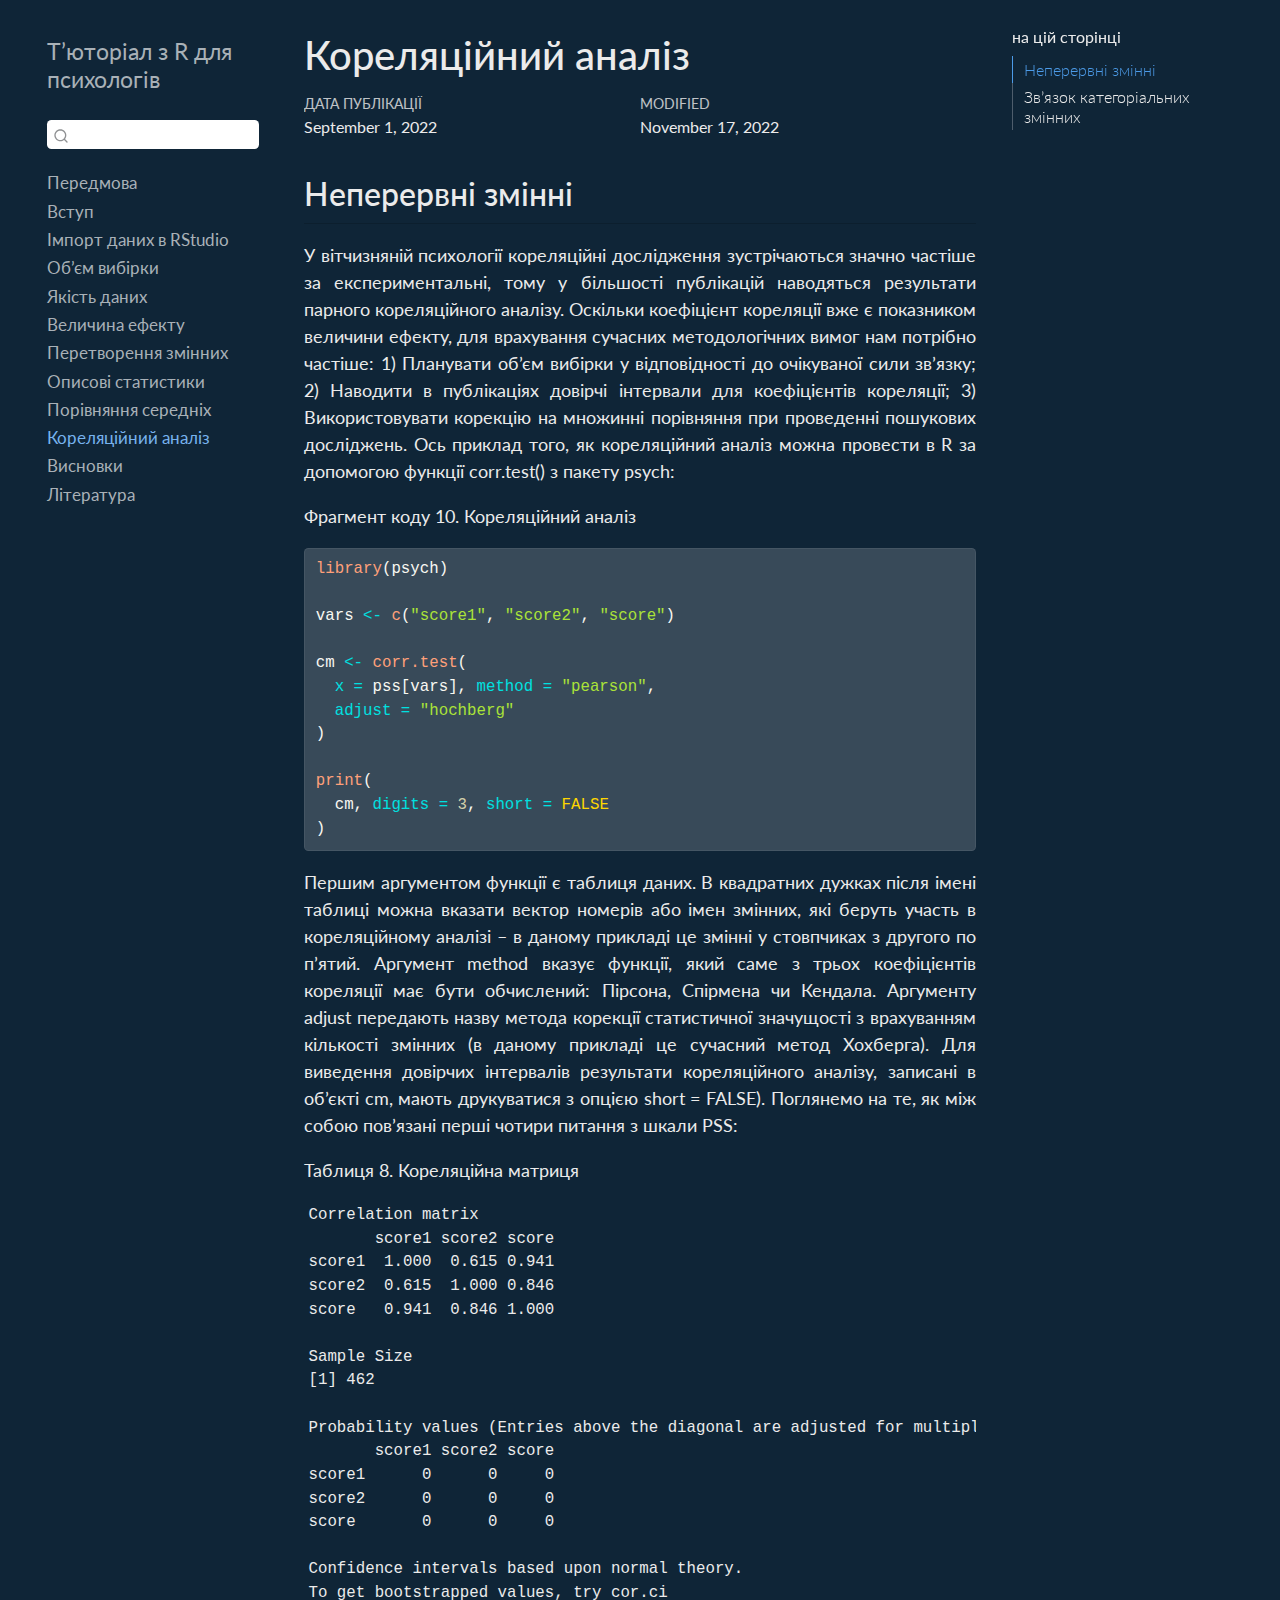
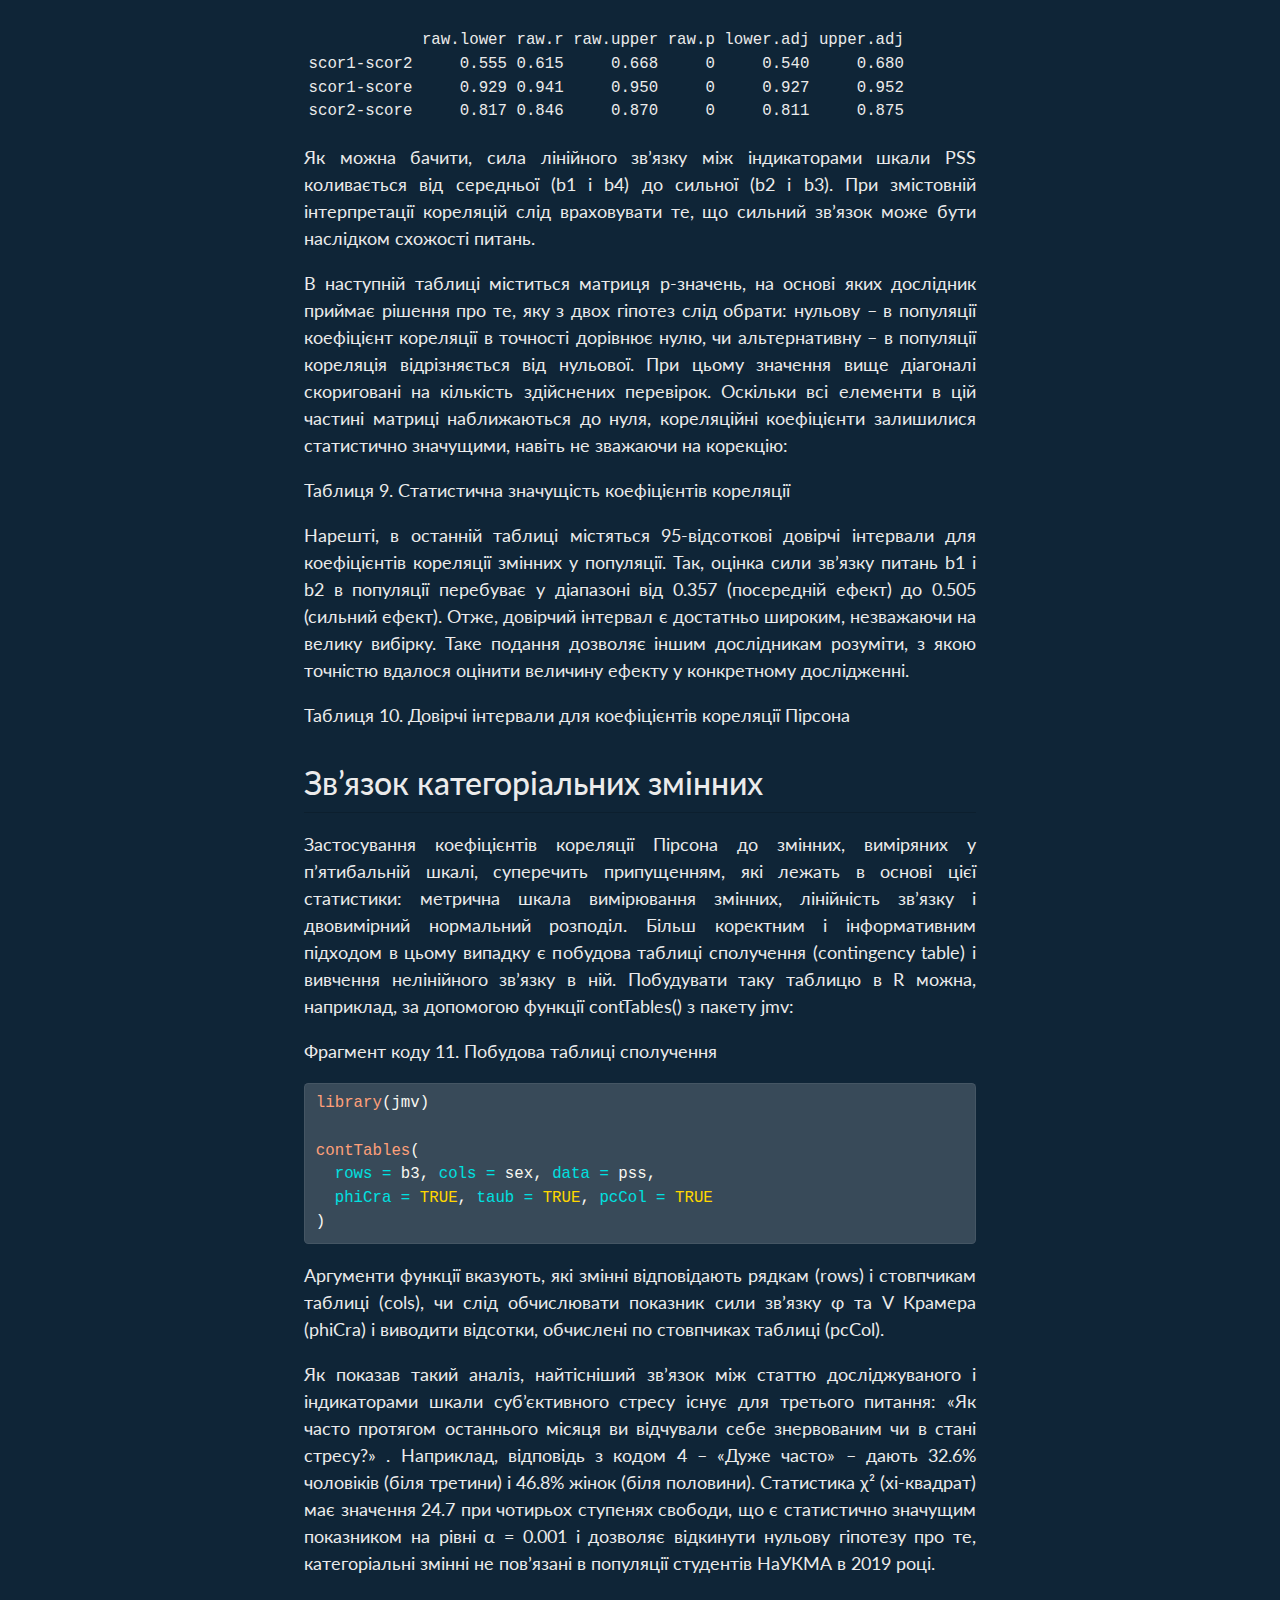
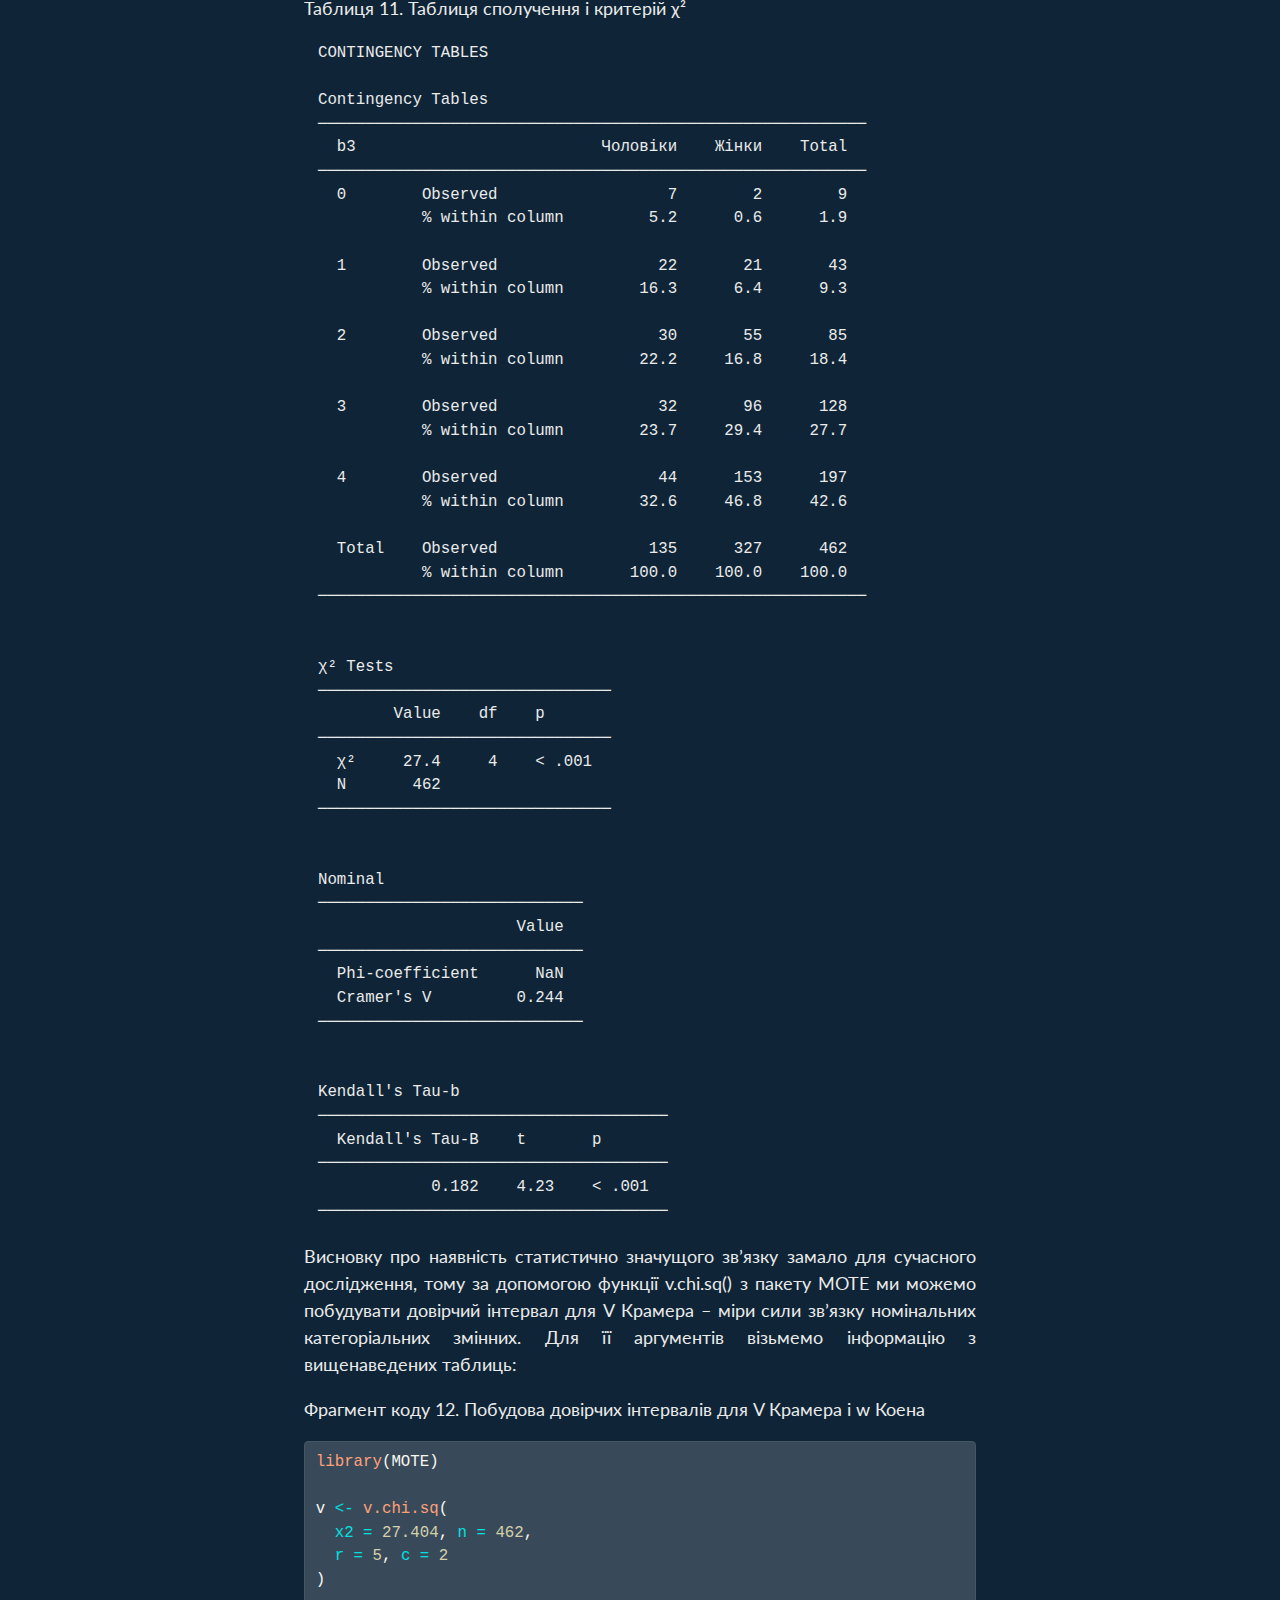
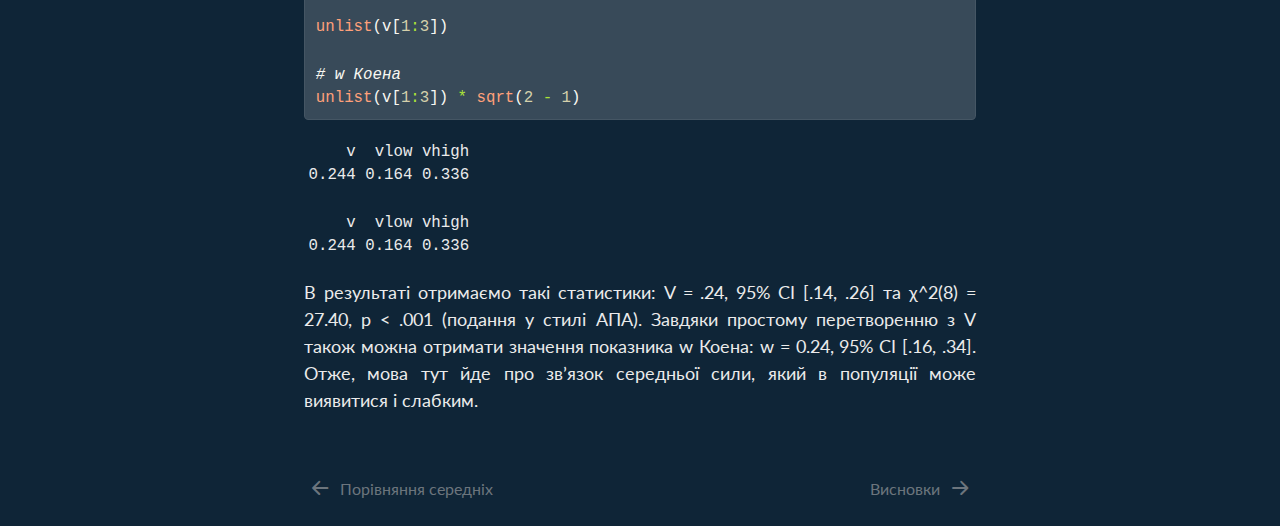
<file: docs/part8.html>
<!DOCTYPE html>
<html xmlns="http://www.w3.org/1999/xhtml" lang="uk-UA" xml:lang="uk-UA"><head>

<meta charset="utf-8">
<meta name="generator" content="quarto-1.2.269">

<meta name="viewport" content="width=device-width, initial-scale=1.0, user-scalable=yes">

<meta name="dcterms.date" content="2022-09-01">

<title>Т’юторіал з R для психологів - Кореляційний аналіз</title>
<style>
code{white-space: pre-wrap;}
span.smallcaps{font-variant: small-caps;}
div.columns{display: flex; gap: min(4vw, 1.5em);}
div.column{flex: auto; overflow-x: auto;}
div.hanging-indent{margin-left: 1.5em; text-indent: -1.5em;}
ul.task-list{list-style: none;}
ul.task-list li input[type="checkbox"] {
  width: 0.8em;
  margin: 0 0.8em 0.2em -1.6em;
  vertical-align: middle;
}
pre > code.sourceCode { white-space: pre; position: relative; }
pre > code.sourceCode > span { display: inline-block; line-height: 1.25; }
pre > code.sourceCode > span:empty { height: 1.2em; }
.sourceCode { overflow: visible; }
code.sourceCode > span { color: inherit; text-decoration: inherit; }
div.sourceCode { margin: 1em 0; }
pre.sourceCode { margin: 0; }
@media screen {
div.sourceCode { overflow: auto; }
}
@media print {
pre > code.sourceCode { white-space: pre-wrap; }
pre > code.sourceCode > span { text-indent: -5em; padding-left: 5em; }
}
pre.numberSource code
  { counter-reset: source-line 0; }
pre.numberSource code > span
  { position: relative; left: -4em; counter-increment: source-line; }
pre.numberSource code > span > a:first-child::before
  { content: counter(source-line);
    position: relative; left: -1em; text-align: right; vertical-align: baseline;
    border: none; display: inline-block;
    -webkit-touch-callout: none; -webkit-user-select: none;
    -khtml-user-select: none; -moz-user-select: none;
    -ms-user-select: none; user-select: none;
    padding: 0 4px; width: 4em;
    color: #aaaaaa;
  }
pre.numberSource { margin-left: 3em; border-left: 1px solid #aaaaaa;  padding-left: 4px; }
div.sourceCode
  {   }
@media screen {
pre > code.sourceCode > span > a:first-child::before { text-decoration: underline; }
}
code span.al { color: #ff0000; font-weight: bold; } /* Alert */
code span.an { color: #60a0b0; font-weight: bold; font-style: italic; } /* Annotation */
code span.at { color: #7d9029; } /* Attribute */
code span.bn { color: #40a070; } /* BaseN */
code span.bu { color: #008000; } /* BuiltIn */
code span.cf { color: #007020; font-weight: bold; } /* ControlFlow */
code span.ch { color: #4070a0; } /* Char */
code span.cn { color: #880000; } /* Constant */
code span.co { color: #60a0b0; font-style: italic; } /* Comment */
code span.cv { color: #60a0b0; font-weight: bold; font-style: italic; } /* CommentVar */
code span.do { color: #ba2121; font-style: italic; } /* Documentation */
code span.dt { color: #902000; } /* DataType */
code span.dv { color: #40a070; } /* DecVal */
code span.er { color: #ff0000; font-weight: bold; } /* Error */
code span.ex { } /* Extension */
code span.fl { color: #40a070; } /* Float */
code span.fu { color: #06287e; } /* Function */
code span.im { color: #008000; font-weight: bold; } /* Import */
code span.in { color: #60a0b0; font-weight: bold; font-style: italic; } /* Information */
code span.kw { color: #007020; font-weight: bold; } /* Keyword */
code span.op { color: #666666; } /* Operator */
code span.ot { color: #007020; } /* Other */
code span.pp { color: #bc7a00; } /* Preprocessor */
code span.sc { color: #4070a0; } /* SpecialChar */
code span.ss { color: #bb6688; } /* SpecialString */
code span.st { color: #4070a0; } /* String */
code span.va { color: #19177c; } /* Variable */
code span.vs { color: #4070a0; } /* VerbatimString */
code span.wa { color: #60a0b0; font-weight: bold; font-style: italic; } /* Warning */
</style>


<script src="site_libs/quarto-nav/quarto-nav.js"></script>
<script src="site_libs/quarto-nav/headroom.min.js"></script>
<script src="site_libs/clipboard/clipboard.min.js"></script>
<script src="site_libs/quarto-search/autocomplete.umd.js"></script>
<script src="site_libs/quarto-search/fuse.min.js"></script>
<script src="site_libs/quarto-search/quarto-search.js"></script>
<meta name="quarto:offset" content="./">
<link href="./summary.html" rel="next">
<link href="./part7.html" rel="prev">
<script src="site_libs/quarto-html/quarto.js"></script>
<script src="site_libs/quarto-html/popper.min.js"></script>
<script src="site_libs/quarto-html/tippy.umd.min.js"></script>
<script src="site_libs/quarto-html/anchor.min.js"></script>
<link href="site_libs/quarto-html/tippy.css" rel="stylesheet">
<link href="site_libs/quarto-html/quarto-syntax-highlighting-dark.css" rel="stylesheet" id="quarto-text-highlighting-styles">
<script src="site_libs/bootstrap/bootstrap.min.js"></script>
<link href="site_libs/bootstrap/bootstrap-icons.css" rel="stylesheet">
<link href="site_libs/bootstrap/bootstrap.min.css" rel="stylesheet" id="quarto-bootstrap" data-mode="dark">
<script id="quarto-search-options" type="application/json">{
  "location": "sidebar",
  "copy-button": false,
  "collapse-after": 3,
  "panel-placement": "start",
  "type": "textbox",
  "limit": 20,
  "language": {
    "search-no-results-text": "No results",
    "search-matching-documents-text": "matching documents",
    "search-copy-link-title": "Copy link to search",
    "search-hide-matches-text": "Hide additional matches",
    "search-more-match-text": "more match in this document",
    "search-more-matches-text": "more matches in this document",
    "search-clear-button-title": "Clear",
    "search-detached-cancel-button-title": "Cancel",
    "search-submit-button-title": "Submit"
  }
}</script>


<link rel="stylesheet" href="styles.css">
</head>

<body class="nav-sidebar floating">

<div id="quarto-search-results"></div>
  <header id="quarto-header" class="headroom fixed-top">
  <nav class="quarto-secondary-nav" data-bs-toggle="collapse" data-bs-target="#quarto-sidebar" aria-controls="quarto-sidebar" aria-expanded="false" aria-label="Toggle sidebar navigation" onclick="if (window.quartoToggleHeadroom) { window.quartoToggleHeadroom(); }">
    <div class="container-fluid d-flex justify-content-between">
      <h1 class="quarto-secondary-nav-title">Кореляційний аналіз</h1>
      <button type="button" class="quarto-btn-toggle btn" aria-label="Show secondary navigation">
        <i class="bi bi-chevron-right"></i>
      </button>
    </div>
  </nav>
</header>
<!-- content -->
<div id="quarto-content" class="quarto-container page-columns page-rows-contents page-layout-article">
<!-- sidebar -->
  <nav id="quarto-sidebar" class="sidebar collapse sidebar-navigation floating overflow-auto">
    <div class="pt-lg-2 mt-2 text-left sidebar-header">
    <div class="sidebar-title mb-0 py-0">
      <a href="./">Т’юторіал з R для психологів</a> 
    </div>
      </div>
      <div class="mt-2 flex-shrink-0 align-items-center">
        <div class="sidebar-search">
        <div id="quarto-search" class="" title="Search"></div>
        </div>
      </div>
    <div class="sidebar-menu-container"> 
    <ul class="list-unstyled mt-1">
        <li class="sidebar-item">
  <div class="sidebar-item-container"> 
  <a href="./index.html" class="sidebar-item-text sidebar-link">Передмова</a>
  </div>
</li>
        <li class="sidebar-item">
  <div class="sidebar-item-container"> 
  <a href="./intro.html" class="sidebar-item-text sidebar-link">Вступ</a>
  </div>
</li>
        <li class="sidebar-item">
  <div class="sidebar-item-container"> 
  <a href="./part1.html" class="sidebar-item-text sidebar-link">Імпорт даних в RStudio</a>
  </div>
</li>
        <li class="sidebar-item">
  <div class="sidebar-item-container"> 
  <a href="./part2.html" class="sidebar-item-text sidebar-link">Об’єм вибірки</a>
  </div>
</li>
        <li class="sidebar-item">
  <div class="sidebar-item-container"> 
  <a href="./part3.html" class="sidebar-item-text sidebar-link">Якість даних</a>
  </div>
</li>
        <li class="sidebar-item">
  <div class="sidebar-item-container"> 
  <a href="./part4.html" class="sidebar-item-text sidebar-link">Величина ефекту</a>
  </div>
</li>
        <li class="sidebar-item">
  <div class="sidebar-item-container"> 
  <a href="./part5.html" class="sidebar-item-text sidebar-link">Перетворення змінних</a>
  </div>
</li>
        <li class="sidebar-item">
  <div class="sidebar-item-container"> 
  <a href="./part6.html" class="sidebar-item-text sidebar-link">Описові статистики</a>
  </div>
</li>
        <li class="sidebar-item">
  <div class="sidebar-item-container"> 
  <a href="./part7.html" class="sidebar-item-text sidebar-link">Порівняння середніх</a>
  </div>
</li>
        <li class="sidebar-item">
  <div class="sidebar-item-container"> 
  <a href="./part8.html" class="sidebar-item-text sidebar-link active">Кореляційний аналіз</a>
  </div>
</li>
        <li class="sidebar-item">
  <div class="sidebar-item-container"> 
  <a href="./summary.html" class="sidebar-item-text sidebar-link">Висновки</a>
  </div>
</li>
        <li class="sidebar-item">
  <div class="sidebar-item-container"> 
  <a href="./references.html" class="sidebar-item-text sidebar-link">Література</a>
  </div>
</li>
    </ul>
    </div>
</nav>
<!-- margin-sidebar -->
    <div id="quarto-margin-sidebar" class="sidebar margin-sidebar">
        <nav id="TOC" role="doc-toc" class="toc-active">
    <h2 id="toc-title">на цій сторінці</h2>
   
  <ul>
  <li><a href="#неперервні-змінні" id="toc-неперервні-змінні" class="nav-link active" data-scroll-target="#неперервні-змінні">Неперервні змінні</a></li>
  <li><a href="#звязок-категоріальних-змінних" id="toc-звязок-категоріальних-змінних" class="nav-link" data-scroll-target="#звязок-категоріальних-змінних">Зв’язок категоріальних змінних</a></li>
  </ul>
</nav>
    </div>
<!-- main -->
<main class="content" id="quarto-document-content">

<header id="title-block-header" class="quarto-title-block default">
<div class="quarto-title">
<h1 class="title d-none d-lg-block">Кореляційний аналіз</h1>
</div>



<div class="quarto-title-meta">

    
    <div>
    <div class="quarto-title-meta-heading">Дата публікації</div>
    <div class="quarto-title-meta-contents">
      <p class="date">September 1, 2022</p>
    </div>
  </div>
  
    <div>
    <div class="quarto-title-meta-heading">Modified</div>
    <div class="quarto-title-meta-contents">
      <p class="date-modified">November 17, 2022</p>
    </div>
  </div>
    
  </div>
  

</header>

<section id="неперервні-змінні" class="level2">
<h2 class="anchored" data-anchor-id="неперервні-змінні">Неперервні змінні</h2>
<p>У вітчизняній психології кореляційні дослідження зустрічаються значно частіше за експериментальні, тому у більшості публікацій наводяться результати парного кореляційного аналізу. Оскільки коефіцієнт кореляції вже є показником величини ефекту, для врахування сучасних методологічних вимог нам потрібно частіше: 1) Планувати об’єм вибірки у відповідності до очікуваної сили зв’язку; 2) Наводити в публікаціях довірчі інтервали для коефіцієнтів кореляції; 3) Використовувати корекцію на множинні порівняння при проведенні пошукових досліджень. Ось приклад того, як кореляційний аналіз можна провести в R за допомогою функції corr.test() з пакету psych:</p>
<p>Фрагмент коду 10. Кореляційний аналіз</p>
<div class="cell">
<div class="sourceCode cell-code" id="cb1"><pre class="sourceCode r code-with-copy"><code class="sourceCode r"><span id="cb1-1"><a href="#cb1-1" aria-hidden="true" tabindex="-1"></a><span class="fu">library</span>(psych)</span>
<span id="cb1-2"><a href="#cb1-2" aria-hidden="true" tabindex="-1"></a></span>
<span id="cb1-3"><a href="#cb1-3" aria-hidden="true" tabindex="-1"></a>vars <span class="ot">&lt;-</span> <span class="fu">c</span>(<span class="st">"score1"</span>, <span class="st">"score2"</span>, <span class="st">"score"</span>)</span>
<span id="cb1-4"><a href="#cb1-4" aria-hidden="true" tabindex="-1"></a></span>
<span id="cb1-5"><a href="#cb1-5" aria-hidden="true" tabindex="-1"></a>cm <span class="ot">&lt;-</span> <span class="fu">corr.test</span>(</span>
<span id="cb1-6"><a href="#cb1-6" aria-hidden="true" tabindex="-1"></a>  <span class="at">x =</span> pss[vars], <span class="at">method =</span> <span class="st">"pearson"</span>,</span>
<span id="cb1-7"><a href="#cb1-7" aria-hidden="true" tabindex="-1"></a>  <span class="at">adjust =</span> <span class="st">"hochberg"</span></span>
<span id="cb1-8"><a href="#cb1-8" aria-hidden="true" tabindex="-1"></a>)</span>
<span id="cb1-9"><a href="#cb1-9" aria-hidden="true" tabindex="-1"></a></span>
<span id="cb1-10"><a href="#cb1-10" aria-hidden="true" tabindex="-1"></a><span class="fu">print</span>(</span>
<span id="cb1-11"><a href="#cb1-11" aria-hidden="true" tabindex="-1"></a>  cm, <span class="at">digits =</span> <span class="dv">3</span>, <span class="at">short =</span> <span class="cn">FALSE</span></span>
<span id="cb1-12"><a href="#cb1-12" aria-hidden="true" tabindex="-1"></a>)</span></code><button title="Copy to Clipboard" class="code-copy-button"><i class="bi"></i></button></pre></div>
</div>
<p>Першим аргументом функції є таблиця даних. В квадратних дужках після імені таблиці можна вказати вектор номерів або імен змінних, які беруть участь в кореляційному аналізі – в даному прикладі це змінні у стовпчиках з другого по п’ятий. Аргумент method вказує функції, який саме з трьох коефіцієнтів кореляції має бути обчислений: Пірсона, Спірмена чи Кендала. Аргументу adjust передають назву метода корекції статистичної значущості з врахуванням кількості змінних (в даному прикладі це сучасний метод Хохберга). Для виведення довірчих інтервалів результати кореляційного аналізу, записані в об’єкті cm, мають друкуватися з опцією short = FALSE). Поглянемо на те, як між собою пов’язані перші чотири питання з шкали PSS:</p>
<p>Таблиця 8. Кореляційна матриця</p>
<pre><code>Correlation matrix 
       score1 score2 score
score1  1.000  0.615 0.941
score2  0.615  1.000 0.846
score   0.941  0.846 1.000

Sample Size 
[1] 462

Probability values (Entries above the diagonal are adjusted for multiple tests.) 
       score1 score2 score
score1      0      0     0
score2      0      0     0
score       0      0     0

Confidence intervals based upon normal theory.
To get bootstrapped values, try cor.ci

            raw.lower raw.r raw.upper raw.p lower.adj upper.adj
scor1-scor2     0.555 0.615     0.668     0     0.540     0.680
scor1-score     0.929 0.941     0.950     0     0.927     0.952
scor2-score     0.817 0.846     0.870     0     0.811     0.875</code></pre>
<p>Як можна бачити, сила лінійного зв’язку між індикаторами шкали PSS коливається від середньої (b1 і b4) до сильної (b2 і b3). При змістовній інтерпретації кореляцій слід враховувати те, що сильний зв’язок може бути наслідком схожості питань.</p>
<p>В наступній таблиці міститься матриця р-значень, на основі яких дослідник приймає рішення про те, яку з двох гіпотез слід обрати: нульову – в популяції коефіцієнт кореляції в точності дорівнює нулю, чи альтернативну – в популяції кореляція відрізняється від нульової. При цьому значення вище діагоналі скориговані на кількість здійснених перевірок. Оскільки всі елементи в цій частині матриці наближаються до нуля, кореляційні коефіцієнти залишилися статистично значущими, навіть не зважаючи на корекцію:</p>
<p>Таблиця 9. Статистична значущість коефіцієнтів кореляції</p>
<p>Нарешті, в останній таблиці містяться 95-відсоткові довірчі інтервали для коефіцієнтів кореляції змінних у популяції. Так, оцінка сили зв’язку питань b1 і b2 в популяції перебуває у діапазоні від 0.357 (посередній ефект) до 0.505 (сильний ефект). Отже, довірчий інтервал є достатньо широким, незважаючи на велику вибірку. Таке подання дозволяє іншим дослідникам розуміти, з якою точністю вдалося оцінити величину ефекту у конкретному дослідженні.</p>
<p>Таблиця 10. Довірчі інтервали для коефіцієнтів кореляції Пірсона</p>
</section>
<section id="звязок-категоріальних-змінних" class="level2 unnumbered">
<h2 class="unnumbered anchored" data-anchor-id="звязок-категоріальних-змінних">Зв’язок категоріальних змінних</h2>
<p>Застосування коефіцієнтів кореляції Пірсона до змінних, виміряних у п’ятибальній шкалі, суперечить припущенням, які лежать в основі цієї статистики: метрична шкала вимірювання змінних, лінійність зв’язку і двовимірний нормальний розподіл. Більш коректним і інформативним підходом в цьому випадку є побудова таблиці сполучення (contingency table) і вивчення нелінійного зв’язку в ній. Побудувати таку таблицю в R можна, наприклад, за допомогою функції contTables() з пакету jmv:</p>
<p>Фрагмент коду 11. Побудова таблиці сполучення</p>
<div class="cell">
<div class="sourceCode cell-code" id="cb3"><pre class="sourceCode r code-with-copy"><code class="sourceCode r"><span id="cb3-1"><a href="#cb3-1" aria-hidden="true" tabindex="-1"></a><span class="fu">library</span>(jmv)</span>
<span id="cb3-2"><a href="#cb3-2" aria-hidden="true" tabindex="-1"></a></span>
<span id="cb3-3"><a href="#cb3-3" aria-hidden="true" tabindex="-1"></a><span class="fu">contTables</span>(</span>
<span id="cb3-4"><a href="#cb3-4" aria-hidden="true" tabindex="-1"></a>  <span class="at">rows =</span> b3, <span class="at">cols =</span> sex, <span class="at">data =</span> pss, </span>
<span id="cb3-5"><a href="#cb3-5" aria-hidden="true" tabindex="-1"></a>  <span class="at">phiCra =</span> <span class="cn">TRUE</span>, <span class="at">taub =</span> <span class="cn">TRUE</span>, <span class="at">pcCol =</span> <span class="cn">TRUE</span></span>
<span id="cb3-6"><a href="#cb3-6" aria-hidden="true" tabindex="-1"></a>)</span></code><button title="Copy to Clipboard" class="code-copy-button"><i class="bi"></i></button></pre></div>
</div>
<p>Аргументи функції вказують, які змінні відповідають рядкам (rows) і стовпчикам таблиці (cols), чи слід обчислювати показник сили зв’язку φ та V Крамера (phiCra) і виводити відсотки, обчислені по стовпчиках таблиці (pcCol).</p>
<p>Як показав такий аналіз, найтісніший зв’язок між статтю досліджуваного і індикаторами шкали суб’єктивного стресу існує для третього питання: «Як часто протягом останнього місяця ви відчували себе знервованим чи в стані стресу?» . Наприклад, відповідь з кодом 4 – «Дуже часто» – дають 32.6% чоловіків (біля третини) і 46.8% жінок (біля половини). Статистика χ² (хі-квадрат) має значення 24.7 при чотирьох ступенях свободи, що є статистично значущим показником на рівні α = 0.001 і дозволяє відкинути нульову гіпотезу про те, категоріальні змінні не пов’язані в популяції студентів НаУКМА в 2019 році.</p>
<p>Таблиця 11. Таблиця сполучення і критерій χ²</p>
<pre><code> CONTINGENCY TABLES

 Contingency Tables                                         
 ────────────────────────────────────────────────────────── 
   b3                          Чоловіки    Жінки    Total   
 ────────────────────────────────────────────────────────── 
   0        Observed                  7        2        9   
            % within column         5.2      0.6      1.9   
                                                            
   1        Observed                 22       21       43   
            % within column        16.3      6.4      9.3   
                                                            
   2        Observed                 30       55       85   
            % within column        22.2     16.8     18.4   
                                                            
   3        Observed                 32       96      128   
            % within column        23.7     29.4     27.7   
                                                            
   4        Observed                 44      153      197   
            % within column        32.6     46.8     42.6   
                                                            
   Total    Observed                135      327      462   
            % within column       100.0    100.0    100.0   
 ────────────────────────────────────────────────────────── 


 χ² Tests                        
 ─────────────────────────────── 
         Value    df    p        
 ─────────────────────────────── 
   χ²     27.4     4    &lt; .001   
   N       462                   
 ─────────────────────────────── 


 Nominal                      
 ──────────────────────────── 
                      Value   
 ──────────────────────────── 
   Phi-coefficient      NaN   
   Cramer's V         0.244   
 ──────────────────────────── 


 Kendall's Tau-b                       
 ───────────────────────────────────── 
   Kendall's Tau-B    t       p        
 ───────────────────────────────────── 
             0.182    4.23    &lt; .001   
 ───────────────────────────────────── </code></pre>
<p>Висновку про наявність статистично значущого зв’язку замало для сучасного дослідження, тому за допомогою функції v.chi.sq() з пакету MOTE ми можемо побудувати довірчий інтервал для V Крамера – міри сили зв’язку номінальних категоріальних змінних. Для її аргументів візьмемо інформацію з вищенаведених таблиць:</p>
<p>Фрагмент коду 12. Побудова довірчих інтервалів для V Крамера і w Коена</p>
<div class="cell">
<div class="sourceCode cell-code" id="cb5"><pre class="sourceCode r code-with-copy"><code class="sourceCode r"><span id="cb5-1"><a href="#cb5-1" aria-hidden="true" tabindex="-1"></a><span class="fu">library</span>(MOTE)  </span>
<span id="cb5-2"><a href="#cb5-2" aria-hidden="true" tabindex="-1"></a></span>
<span id="cb5-3"><a href="#cb5-3" aria-hidden="true" tabindex="-1"></a>v <span class="ot">&lt;-</span> <span class="fu">v.chi.sq</span>(</span>
<span id="cb5-4"><a href="#cb5-4" aria-hidden="true" tabindex="-1"></a>  <span class="at">x2 =</span> <span class="fl">27.404</span>, <span class="at">n =</span> <span class="dv">462</span>,</span>
<span id="cb5-5"><a href="#cb5-5" aria-hidden="true" tabindex="-1"></a>  <span class="at">r =</span> <span class="dv">5</span>, <span class="at">c =</span> <span class="dv">2</span></span>
<span id="cb5-6"><a href="#cb5-6" aria-hidden="true" tabindex="-1"></a>)</span>
<span id="cb5-7"><a href="#cb5-7" aria-hidden="true" tabindex="-1"></a></span>
<span id="cb5-8"><a href="#cb5-8" aria-hidden="true" tabindex="-1"></a><span class="fu">unlist</span>(v[<span class="dv">1</span><span class="sc">:</span><span class="dv">3</span>])</span>
<span id="cb5-9"><a href="#cb5-9" aria-hidden="true" tabindex="-1"></a></span>
<span id="cb5-10"><a href="#cb5-10" aria-hidden="true" tabindex="-1"></a><span class="co"># w Коена</span></span>
<span id="cb5-11"><a href="#cb5-11" aria-hidden="true" tabindex="-1"></a><span class="fu">unlist</span>(v[<span class="dv">1</span><span class="sc">:</span><span class="dv">3</span>]) <span class="sc">*</span> <span class="fu">sqrt</span>(<span class="dv">2</span> <span class="sc">-</span> <span class="dv">1</span>)</span></code><button title="Copy to Clipboard" class="code-copy-button"><i class="bi"></i></button></pre></div>
</div>
<pre><code>    v  vlow vhigh 
0.244 0.164 0.336 

    v  vlow vhigh 
0.244 0.164 0.336 </code></pre>
<p>В результаті отримаємо такі статистики: V = .24, 95% CI [.14, .26] та χ^2(8) = 27.40, p &lt; .001 (подання у стилі АПА). Завдяки простому перетворенню з V також можна отримати значення показника w Коена: w = 0.24, 95% CI [.16, .34]. Отже, мова тут йде про зв’язок середньої сили, який в популяції може виявитися і слабким.</p>


</section>

</main> <!-- /main -->
<script id="quarto-html-after-body" type="application/javascript">
window.document.addEventListener("DOMContentLoaded", function (event) {
  const toggleBodyColorMode = (bsSheetEl) => {
    const mode = bsSheetEl.getAttribute("data-mode");
    const bodyEl = window.document.querySelector("body");
    if (mode === "dark") {
      bodyEl.classList.add("quarto-dark");
      bodyEl.classList.remove("quarto-light");
    } else {
      bodyEl.classList.add("quarto-light");
      bodyEl.classList.remove("quarto-dark");
    }
  }
  const toggleBodyColorPrimary = () => {
    const bsSheetEl = window.document.querySelector("link#quarto-bootstrap");
    if (bsSheetEl) {
      toggleBodyColorMode(bsSheetEl);
    }
  }
  toggleBodyColorPrimary();  
  const icon = "";
  const anchorJS = new window.AnchorJS();
  anchorJS.options = {
    placement: 'right',
    icon: icon
  };
  anchorJS.add('.anchored');
  const clipboard = new window.ClipboardJS('.code-copy-button', {
    target: function(trigger) {
      return trigger.previousElementSibling;
    }
  });
  clipboard.on('success', function(e) {
    // button target
    const button = e.trigger;
    // don't keep focus
    button.blur();
    // flash "checked"
    button.classList.add('code-copy-button-checked');
    var currentTitle = button.getAttribute("title");
    button.setAttribute("title", "Copied!");
    let tooltip;
    if (window.bootstrap) {
      button.setAttribute("data-bs-toggle", "tooltip");
      button.setAttribute("data-bs-placement", "left");
      button.setAttribute("data-bs-title", "Copied!");
      tooltip = new bootstrap.Tooltip(button, 
        { trigger: "manual", 
          customClass: "code-copy-button-tooltip",
          offset: [0, -8]});
      tooltip.show();    
    }
    setTimeout(function() {
      if (tooltip) {
        tooltip.hide();
        button.removeAttribute("data-bs-title");
        button.removeAttribute("data-bs-toggle");
        button.removeAttribute("data-bs-placement");
      }
      button.setAttribute("title", currentTitle);
      button.classList.remove('code-copy-button-checked');
    }, 1000);
    // clear code selection
    e.clearSelection();
  });
  function tippyHover(el, contentFn) {
    const config = {
      allowHTML: true,
      content: contentFn,
      maxWidth: 500,
      delay: 100,
      arrow: false,
      appendTo: function(el) {
          return el.parentElement;
      },
      interactive: true,
      interactiveBorder: 10,
      theme: 'quarto',
      placement: 'bottom-start'
    };
    window.tippy(el, config); 
  }
  const noterefs = window.document.querySelectorAll('a[role="doc-noteref"]');
  for (var i=0; i<noterefs.length; i++) {
    const ref = noterefs[i];
    tippyHover(ref, function() {
      // use id or data attribute instead here
      let href = ref.getAttribute('data-footnote-href') || ref.getAttribute('href');
      try { href = new URL(href).hash; } catch {}
      const id = href.replace(/^#\/?/, "");
      const note = window.document.getElementById(id);
      return note.innerHTML;
    });
  }
  const findCites = (el) => {
    const parentEl = el.parentElement;
    if (parentEl) {
      const cites = parentEl.dataset.cites;
      if (cites) {
        return {
          el,
          cites: cites.split(' ')
        };
      } else {
        return findCites(el.parentElement)
      }
    } else {
      return undefined;
    }
  };
  var bibliorefs = window.document.querySelectorAll('a[role="doc-biblioref"]');
  for (var i=0; i<bibliorefs.length; i++) {
    const ref = bibliorefs[i];
    const citeInfo = findCites(ref);
    if (citeInfo) {
      tippyHover(citeInfo.el, function() {
        var popup = window.document.createElement('div');
        citeInfo.cites.forEach(function(cite) {
          var citeDiv = window.document.createElement('div');
          citeDiv.classList.add('hanging-indent');
          citeDiv.classList.add('csl-entry');
          var biblioDiv = window.document.getElementById('ref-' + cite);
          if (biblioDiv) {
            citeDiv.innerHTML = biblioDiv.innerHTML;
          }
          popup.appendChild(citeDiv);
        });
        return popup.innerHTML;
      });
    }
  }
});
</script>
<nav class="page-navigation">
  <div class="nav-page nav-page-previous">
      <a href="./part7.html" class="pagination-link">
        <i class="bi bi-arrow-left-short"></i> <span class="nav-page-text">Порівняння середніх</span>
      </a>          
  </div>
  <div class="nav-page nav-page-next">
      <a href="./summary.html" class="pagination-link">
        <span class="nav-page-text">Висновки</span> <i class="bi bi-arrow-right-short"></i>
      </a>
  </div>
</nav>
</div> <!-- /content -->



</body></html>
</file>
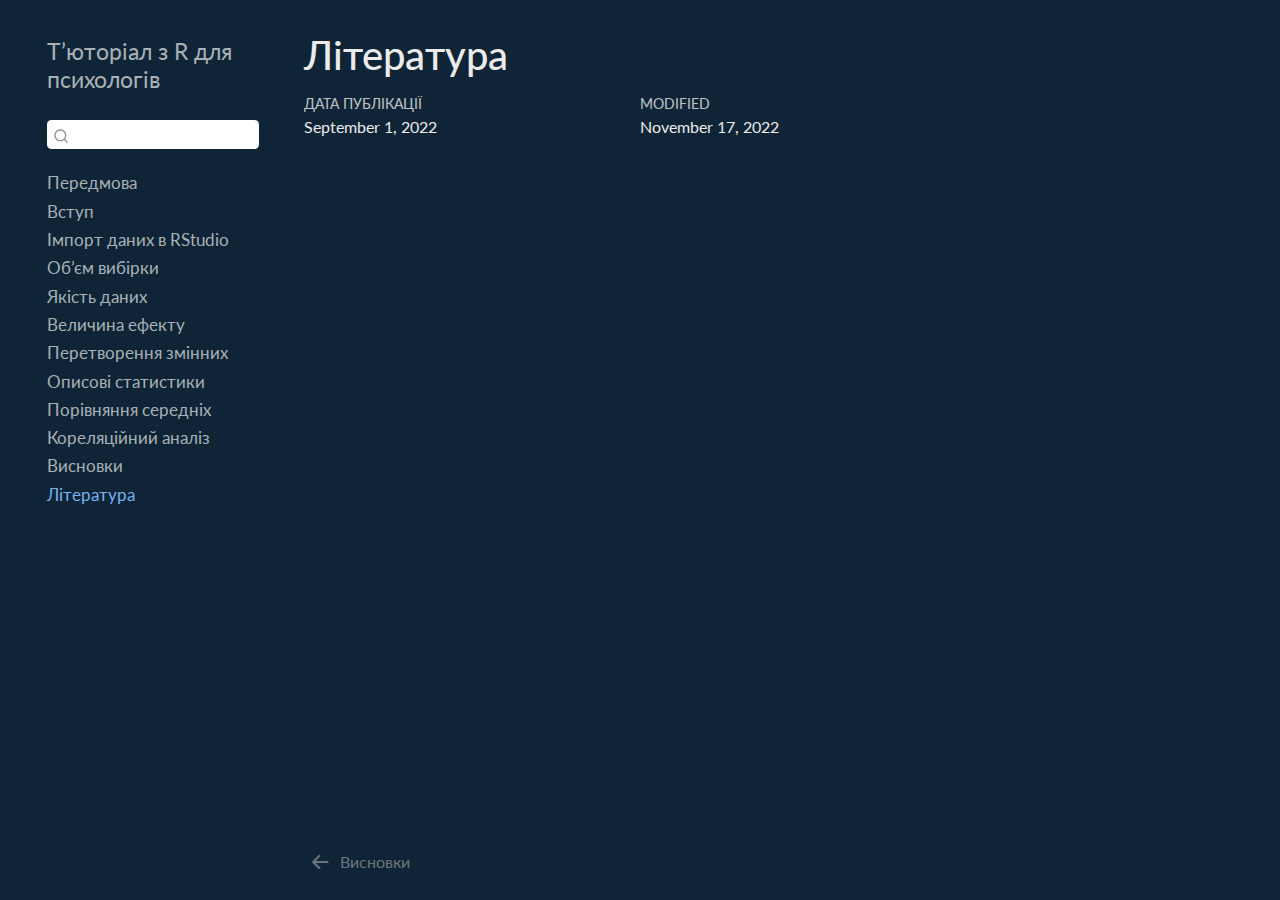
<file: docs/references.html>
<!DOCTYPE html>
<html xmlns="http://www.w3.org/1999/xhtml" lang="uk-UA" xml:lang="uk-UA"><head>

<meta charset="utf-8">
<meta name="generator" content="quarto-1.2.269">

<meta name="viewport" content="width=device-width, initial-scale=1.0, user-scalable=yes">

<meta name="dcterms.date" content="2022-09-01">

<title>Т’юторіал з R для психологів - Література</title>
<style>
code{white-space: pre-wrap;}
span.smallcaps{font-variant: small-caps;}
div.columns{display: flex; gap: min(4vw, 1.5em);}
div.column{flex: auto; overflow-x: auto;}
div.hanging-indent{margin-left: 1.5em; text-indent: -1.5em;}
ul.task-list{list-style: none;}
ul.task-list li input[type="checkbox"] {
  width: 0.8em;
  margin: 0 0.8em 0.2em -1.6em;
  vertical-align: middle;
}
div.csl-bib-body { }
div.csl-entry {
  clear: both;
}
.hanging div.csl-entry {
  margin-left:2em;
  text-indent:-2em;
}
div.csl-left-margin {
  min-width:2em;
  float:left;
}
div.csl-right-inline {
  margin-left:2em;
  padding-left:1em;
}
div.csl-indent {
  margin-left: 2em;
}
</style>


<script src="site_libs/quarto-nav/quarto-nav.js"></script>
<script src="site_libs/quarto-nav/headroom.min.js"></script>
<script src="site_libs/clipboard/clipboard.min.js"></script>
<script src="site_libs/quarto-search/autocomplete.umd.js"></script>
<script src="site_libs/quarto-search/fuse.min.js"></script>
<script src="site_libs/quarto-search/quarto-search.js"></script>
<meta name="quarto:offset" content="./">
<link href="./summary.html" rel="prev">
<script src="site_libs/quarto-html/quarto.js"></script>
<script src="site_libs/quarto-html/popper.min.js"></script>
<script src="site_libs/quarto-html/tippy.umd.min.js"></script>
<script src="site_libs/quarto-html/anchor.min.js"></script>
<link href="site_libs/quarto-html/tippy.css" rel="stylesheet">
<link href="site_libs/quarto-html/quarto-syntax-highlighting-dark.css" rel="stylesheet" id="quarto-text-highlighting-styles">
<script src="site_libs/bootstrap/bootstrap.min.js"></script>
<link href="site_libs/bootstrap/bootstrap-icons.css" rel="stylesheet">
<link href="site_libs/bootstrap/bootstrap.min.css" rel="stylesheet" id="quarto-bootstrap" data-mode="dark">
<script id="quarto-search-options" type="application/json">{
  "location": "sidebar",
  "copy-button": false,
  "collapse-after": 3,
  "panel-placement": "start",
  "type": "textbox",
  "limit": 20,
  "language": {
    "search-no-results-text": "No results",
    "search-matching-documents-text": "matching documents",
    "search-copy-link-title": "Copy link to search",
    "search-hide-matches-text": "Hide additional matches",
    "search-more-match-text": "more match in this document",
    "search-more-matches-text": "more matches in this document",
    "search-clear-button-title": "Clear",
    "search-detached-cancel-button-title": "Cancel",
    "search-submit-button-title": "Submit"
  }
}</script>


<link rel="stylesheet" href="styles.css">
</head>

<body class="nav-sidebar floating">

<div id="quarto-search-results"></div>
  <header id="quarto-header" class="headroom fixed-top">
  <nav class="quarto-secondary-nav" data-bs-toggle="collapse" data-bs-target="#quarto-sidebar" aria-controls="quarto-sidebar" aria-expanded="false" aria-label="Toggle sidebar navigation" onclick="if (window.quartoToggleHeadroom) { window.quartoToggleHeadroom(); }">
    <div class="container-fluid d-flex justify-content-between">
      <h1 class="quarto-secondary-nav-title">Література</h1>
      <button type="button" class="quarto-btn-toggle btn" aria-label="Show secondary navigation">
        <i class="bi bi-chevron-right"></i>
      </button>
    </div>
  </nav>
</header>
<!-- content -->
<div id="quarto-content" class="quarto-container page-columns page-rows-contents page-layout-article">
<!-- sidebar -->
  <nav id="quarto-sidebar" class="sidebar collapse sidebar-navigation floating overflow-auto">
    <div class="pt-lg-2 mt-2 text-left sidebar-header">
    <div class="sidebar-title mb-0 py-0">
      <a href="./">Т’юторіал з R для психологів</a> 
    </div>
      </div>
      <div class="mt-2 flex-shrink-0 align-items-center">
        <div class="sidebar-search">
        <div id="quarto-search" class="" title="Search"></div>
        </div>
      </div>
    <div class="sidebar-menu-container"> 
    <ul class="list-unstyled mt-1">
        <li class="sidebar-item">
  <div class="sidebar-item-container"> 
  <a href="./index.html" class="sidebar-item-text sidebar-link">Передмова</a>
  </div>
</li>
        <li class="sidebar-item">
  <div class="sidebar-item-container"> 
  <a href="./intro.html" class="sidebar-item-text sidebar-link">Вступ</a>
  </div>
</li>
        <li class="sidebar-item">
  <div class="sidebar-item-container"> 
  <a href="./part1.html" class="sidebar-item-text sidebar-link">Імпорт даних в RStudio</a>
  </div>
</li>
        <li class="sidebar-item">
  <div class="sidebar-item-container"> 
  <a href="./part2.html" class="sidebar-item-text sidebar-link">Об’єм вибірки</a>
  </div>
</li>
        <li class="sidebar-item">
  <div class="sidebar-item-container"> 
  <a href="./part3.html" class="sidebar-item-text sidebar-link">Якість даних</a>
  </div>
</li>
        <li class="sidebar-item">
  <div class="sidebar-item-container"> 
  <a href="./part4.html" class="sidebar-item-text sidebar-link">Величина ефекту</a>
  </div>
</li>
        <li class="sidebar-item">
  <div class="sidebar-item-container"> 
  <a href="./part5.html" class="sidebar-item-text sidebar-link">Перетворення змінних</a>
  </div>
</li>
        <li class="sidebar-item">
  <div class="sidebar-item-container"> 
  <a href="./part6.html" class="sidebar-item-text sidebar-link">Описові статистики</a>
  </div>
</li>
        <li class="sidebar-item">
  <div class="sidebar-item-container"> 
  <a href="./part7.html" class="sidebar-item-text sidebar-link">Порівняння середніх</a>
  </div>
</li>
        <li class="sidebar-item">
  <div class="sidebar-item-container"> 
  <a href="./part8.html" class="sidebar-item-text sidebar-link">Кореляційний аналіз</a>
  </div>
</li>
        <li class="sidebar-item">
  <div class="sidebar-item-container"> 
  <a href="./summary.html" class="sidebar-item-text sidebar-link">Висновки</a>
  </div>
</li>
        <li class="sidebar-item">
  <div class="sidebar-item-container"> 
  <a href="./references.html" class="sidebar-item-text sidebar-link active">Література</a>
  </div>
</li>
    </ul>
    </div>
</nav>
<!-- margin-sidebar -->
    <div id="quarto-margin-sidebar" class="sidebar margin-sidebar">
        
    </div>
<!-- main -->
<main class="content" id="quarto-document-content">

<header id="title-block-header" class="quarto-title-block default">
<div class="quarto-title">
<h1 class="title d-none d-lg-block">Література</h1>
</div>



<div class="quarto-title-meta">

    
    <div>
    <div class="quarto-title-meta-heading">Дата публікації</div>
    <div class="quarto-title-meta-contents">
      <p class="date">September 1, 2022</p>
    </div>
  </div>
  
    <div>
    <div class="quarto-title-meta-heading">Modified</div>
    <div class="quarto-title-meta-contents">
      <p class="date-modified">November 17, 2022</p>
    </div>
  </div>
    
  </div>
  

</header>

<div id="refs" role="doc-bibliography" style="display: none">

</div>



</main> <!-- /main -->
<script id="quarto-html-after-body" type="application/javascript">
window.document.addEventListener("DOMContentLoaded", function (event) {
  const toggleBodyColorMode = (bsSheetEl) => {
    const mode = bsSheetEl.getAttribute("data-mode");
    const bodyEl = window.document.querySelector("body");
    if (mode === "dark") {
      bodyEl.classList.add("quarto-dark");
      bodyEl.classList.remove("quarto-light");
    } else {
      bodyEl.classList.add("quarto-light");
      bodyEl.classList.remove("quarto-dark");
    }
  }
  const toggleBodyColorPrimary = () => {
    const bsSheetEl = window.document.querySelector("link#quarto-bootstrap");
    if (bsSheetEl) {
      toggleBodyColorMode(bsSheetEl);
    }
  }
  toggleBodyColorPrimary();  
  const icon = "";
  const anchorJS = new window.AnchorJS();
  anchorJS.options = {
    placement: 'right',
    icon: icon
  };
  anchorJS.add('.anchored');
  const clipboard = new window.ClipboardJS('.code-copy-button', {
    target: function(trigger) {
      return trigger.previousElementSibling;
    }
  });
  clipboard.on('success', function(e) {
    // button target
    const button = e.trigger;
    // don't keep focus
    button.blur();
    // flash "checked"
    button.classList.add('code-copy-button-checked');
    var currentTitle = button.getAttribute("title");
    button.setAttribute("title", "Copied!");
    let tooltip;
    if (window.bootstrap) {
      button.setAttribute("data-bs-toggle", "tooltip");
      button.setAttribute("data-bs-placement", "left");
      button.setAttribute("data-bs-title", "Copied!");
      tooltip = new bootstrap.Tooltip(button, 
        { trigger: "manual", 
          customClass: "code-copy-button-tooltip",
          offset: [0, -8]});
      tooltip.show();    
    }
    setTimeout(function() {
      if (tooltip) {
        tooltip.hide();
        button.removeAttribute("data-bs-title");
        button.removeAttribute("data-bs-toggle");
        button.removeAttribute("data-bs-placement");
      }
      button.setAttribute("title", currentTitle);
      button.classList.remove('code-copy-button-checked');
    }, 1000);
    // clear code selection
    e.clearSelection();
  });
  function tippyHover(el, contentFn) {
    const config = {
      allowHTML: true,
      content: contentFn,
      maxWidth: 500,
      delay: 100,
      arrow: false,
      appendTo: function(el) {
          return el.parentElement;
      },
      interactive: true,
      interactiveBorder: 10,
      theme: 'quarto',
      placement: 'bottom-start'
    };
    window.tippy(el, config); 
  }
  const noterefs = window.document.querySelectorAll('a[role="doc-noteref"]');
  for (var i=0; i<noterefs.length; i++) {
    const ref = noterefs[i];
    tippyHover(ref, function() {
      // use id or data attribute instead here
      let href = ref.getAttribute('data-footnote-href') || ref.getAttribute('href');
      try { href = new URL(href).hash; } catch {}
      const id = href.replace(/^#\/?/, "");
      const note = window.document.getElementById(id);
      return note.innerHTML;
    });
  }
  const findCites = (el) => {
    const parentEl = el.parentElement;
    if (parentEl) {
      const cites = parentEl.dataset.cites;
      if (cites) {
        return {
          el,
          cites: cites.split(' ')
        };
      } else {
        return findCites(el.parentElement)
      }
    } else {
      return undefined;
    }
  };
  var bibliorefs = window.document.querySelectorAll('a[role="doc-biblioref"]');
  for (var i=0; i<bibliorefs.length; i++) {
    const ref = bibliorefs[i];
    const citeInfo = findCites(ref);
    if (citeInfo) {
      tippyHover(citeInfo.el, function() {
        var popup = window.document.createElement('div');
        citeInfo.cites.forEach(function(cite) {
          var citeDiv = window.document.createElement('div');
          citeDiv.classList.add('hanging-indent');
          citeDiv.classList.add('csl-entry');
          var biblioDiv = window.document.getElementById('ref-' + cite);
          if (biblioDiv) {
            citeDiv.innerHTML = biblioDiv.innerHTML;
          }
          popup.appendChild(citeDiv);
        });
        return popup.innerHTML;
      });
    }
  }
});
</script>
<nav class="page-navigation">
  <div class="nav-page nav-page-previous">
      <a href="./summary.html" class="pagination-link">
        <i class="bi bi-arrow-left-short"></i> <span class="nav-page-text">Висновки</span>
      </a>          
  </div>
  <div class="nav-page nav-page-next">
  </div>
</nav>
</div> <!-- /content -->



</body></html>
</file>
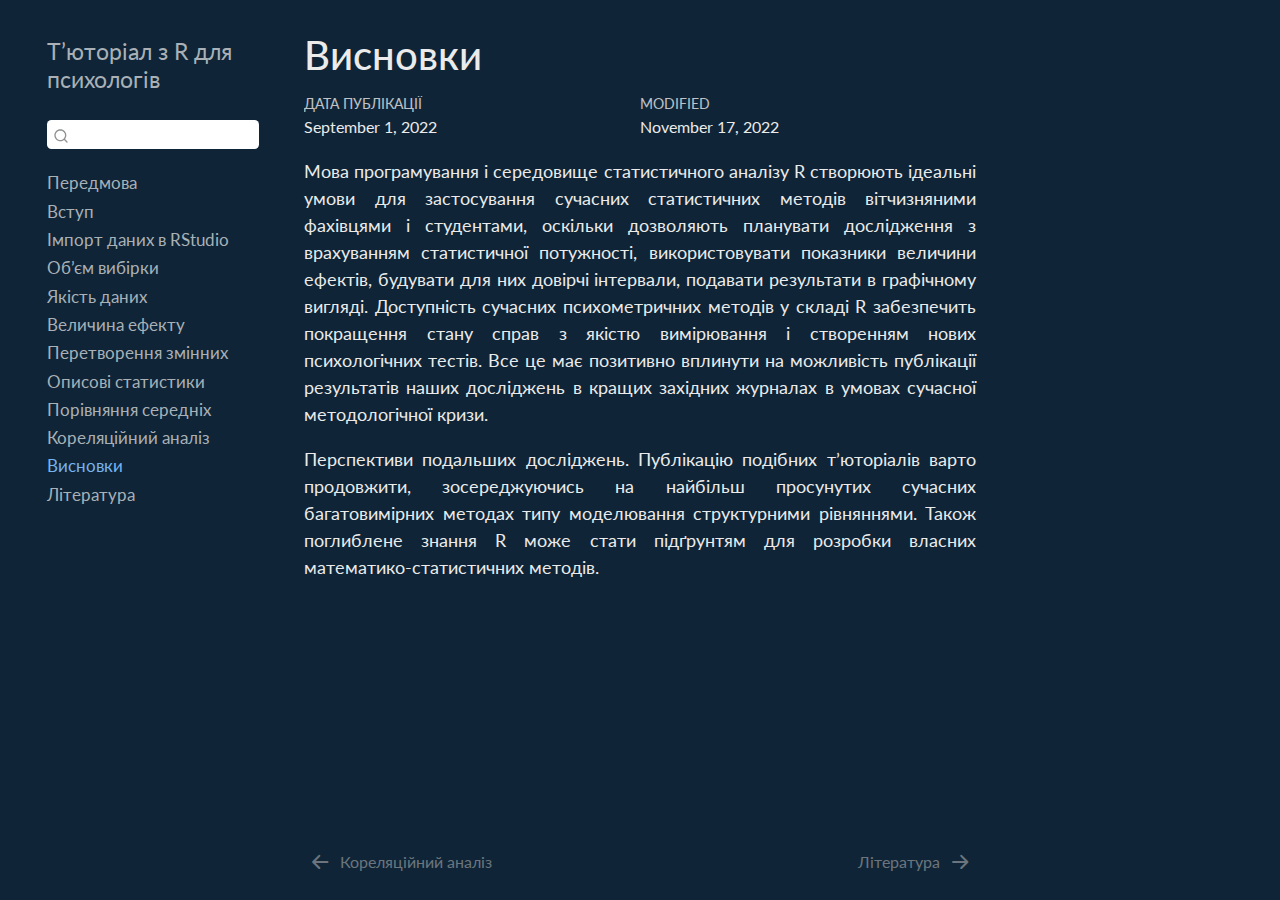
<file: docs/summary.html>
<!DOCTYPE html>
<html xmlns="http://www.w3.org/1999/xhtml" lang="uk-UA" xml:lang="uk-UA"><head>

<meta charset="utf-8">
<meta name="generator" content="quarto-1.2.269">

<meta name="viewport" content="width=device-width, initial-scale=1.0, user-scalable=yes">

<meta name="dcterms.date" content="2022-09-01">

<title>Т’юторіал з R для психологів - Висновки</title>
<style>
code{white-space: pre-wrap;}
span.smallcaps{font-variant: small-caps;}
div.columns{display: flex; gap: min(4vw, 1.5em);}
div.column{flex: auto; overflow-x: auto;}
div.hanging-indent{margin-left: 1.5em; text-indent: -1.5em;}
ul.task-list{list-style: none;}
ul.task-list li input[type="checkbox"] {
  width: 0.8em;
  margin: 0 0.8em 0.2em -1.6em;
  vertical-align: middle;
}
</style>


<script src="site_libs/quarto-nav/quarto-nav.js"></script>
<script src="site_libs/quarto-nav/headroom.min.js"></script>
<script src="site_libs/clipboard/clipboard.min.js"></script>
<script src="site_libs/quarto-search/autocomplete.umd.js"></script>
<script src="site_libs/quarto-search/fuse.min.js"></script>
<script src="site_libs/quarto-search/quarto-search.js"></script>
<meta name="quarto:offset" content="./">
<link href="./references.html" rel="next">
<link href="./part8.html" rel="prev">
<script src="site_libs/quarto-html/quarto.js"></script>
<script src="site_libs/quarto-html/popper.min.js"></script>
<script src="site_libs/quarto-html/tippy.umd.min.js"></script>
<script src="site_libs/quarto-html/anchor.min.js"></script>
<link href="site_libs/quarto-html/tippy.css" rel="stylesheet">
<link href="site_libs/quarto-html/quarto-syntax-highlighting-dark.css" rel="stylesheet" id="quarto-text-highlighting-styles">
<script src="site_libs/bootstrap/bootstrap.min.js"></script>
<link href="site_libs/bootstrap/bootstrap-icons.css" rel="stylesheet">
<link href="site_libs/bootstrap/bootstrap.min.css" rel="stylesheet" id="quarto-bootstrap" data-mode="dark">
<script id="quarto-search-options" type="application/json">{
  "location": "sidebar",
  "copy-button": false,
  "collapse-after": 3,
  "panel-placement": "start",
  "type": "textbox",
  "limit": 20,
  "language": {
    "search-no-results-text": "No results",
    "search-matching-documents-text": "matching documents",
    "search-copy-link-title": "Copy link to search",
    "search-hide-matches-text": "Hide additional matches",
    "search-more-match-text": "more match in this document",
    "search-more-matches-text": "more matches in this document",
    "search-clear-button-title": "Clear",
    "search-detached-cancel-button-title": "Cancel",
    "search-submit-button-title": "Submit"
  }
}</script>


<link rel="stylesheet" href="styles.css">
</head>

<body class="nav-sidebar floating">

<div id="quarto-search-results"></div>
  <header id="quarto-header" class="headroom fixed-top">
  <nav class="quarto-secondary-nav" data-bs-toggle="collapse" data-bs-target="#quarto-sidebar" aria-controls="quarto-sidebar" aria-expanded="false" aria-label="Toggle sidebar navigation" onclick="if (window.quartoToggleHeadroom) { window.quartoToggleHeadroom(); }">
    <div class="container-fluid d-flex justify-content-between">
      <h1 class="quarto-secondary-nav-title">Висновки</h1>
      <button type="button" class="quarto-btn-toggle btn" aria-label="Show secondary navigation">
        <i class="bi bi-chevron-right"></i>
      </button>
    </div>
  </nav>
</header>
<!-- content -->
<div id="quarto-content" class="quarto-container page-columns page-rows-contents page-layout-article">
<!-- sidebar -->
  <nav id="quarto-sidebar" class="sidebar collapse sidebar-navigation floating overflow-auto">
    <div class="pt-lg-2 mt-2 text-left sidebar-header">
    <div class="sidebar-title mb-0 py-0">
      <a href="./">Т’юторіал з R для психологів</a> 
    </div>
      </div>
      <div class="mt-2 flex-shrink-0 align-items-center">
        <div class="sidebar-search">
        <div id="quarto-search" class="" title="Search"></div>
        </div>
      </div>
    <div class="sidebar-menu-container"> 
    <ul class="list-unstyled mt-1">
        <li class="sidebar-item">
  <div class="sidebar-item-container"> 
  <a href="./index.html" class="sidebar-item-text sidebar-link">Передмова</a>
  </div>
</li>
        <li class="sidebar-item">
  <div class="sidebar-item-container"> 
  <a href="./intro.html" class="sidebar-item-text sidebar-link">Вступ</a>
  </div>
</li>
        <li class="sidebar-item">
  <div class="sidebar-item-container"> 
  <a href="./part1.html" class="sidebar-item-text sidebar-link">Імпорт даних в RStudio</a>
  </div>
</li>
        <li class="sidebar-item">
  <div class="sidebar-item-container"> 
  <a href="./part2.html" class="sidebar-item-text sidebar-link">Об’єм вибірки</a>
  </div>
</li>
        <li class="sidebar-item">
  <div class="sidebar-item-container"> 
  <a href="./part3.html" class="sidebar-item-text sidebar-link">Якість даних</a>
  </div>
</li>
        <li class="sidebar-item">
  <div class="sidebar-item-container"> 
  <a href="./part4.html" class="sidebar-item-text sidebar-link">Величина ефекту</a>
  </div>
</li>
        <li class="sidebar-item">
  <div class="sidebar-item-container"> 
  <a href="./part5.html" class="sidebar-item-text sidebar-link">Перетворення змінних</a>
  </div>
</li>
        <li class="sidebar-item">
  <div class="sidebar-item-container"> 
  <a href="./part6.html" class="sidebar-item-text sidebar-link">Описові статистики</a>
  </div>
</li>
        <li class="sidebar-item">
  <div class="sidebar-item-container"> 
  <a href="./part7.html" class="sidebar-item-text sidebar-link">Порівняння середніх</a>
  </div>
</li>
        <li class="sidebar-item">
  <div class="sidebar-item-container"> 
  <a href="./part8.html" class="sidebar-item-text sidebar-link">Кореляційний аналіз</a>
  </div>
</li>
        <li class="sidebar-item">
  <div class="sidebar-item-container"> 
  <a href="./summary.html" class="sidebar-item-text sidebar-link active">Висновки</a>
  </div>
</li>
        <li class="sidebar-item">
  <div class="sidebar-item-container"> 
  <a href="./references.html" class="sidebar-item-text sidebar-link">Література</a>
  </div>
</li>
    </ul>
    </div>
</nav>
<!-- margin-sidebar -->
    <div id="quarto-margin-sidebar" class="sidebar margin-sidebar">
        
    </div>
<!-- main -->
<main class="content" id="quarto-document-content">

<header id="title-block-header" class="quarto-title-block default">
<div class="quarto-title">
<h1 class="title d-none d-lg-block">Висновки</h1>
</div>



<div class="quarto-title-meta">

    
    <div>
    <div class="quarto-title-meta-heading">Дата публікації</div>
    <div class="quarto-title-meta-contents">
      <p class="date">September 1, 2022</p>
    </div>
  </div>
  
    <div>
    <div class="quarto-title-meta-heading">Modified</div>
    <div class="quarto-title-meta-contents">
      <p class="date-modified">November 17, 2022</p>
    </div>
  </div>
    
  </div>
  

</header>

<p>Мова програмування і середовище статистичного аналізу R створюють ідеальні умови для застосування сучасних статистичних методів вітчизняними фахівцями і студентами, оскільки дозволяють планувати дослідження з врахуванням статистичної потужності, використовувати показники величини ефектів, будувати для них довірчі інтервали, подавати результати в графічному вигляді. Доступність сучасних психометричних методів у складі R забезпечить покращення стану справ з якістю вимірювання і створенням нових психологічних тестів. Все це має позитивно вплинути на можливість публікації результатів наших досліджень в кращих західних журналах в умовах сучасної методологічної кризи.</p>
<p>Перспективи подальших досліджень. Публікацію подібних т’юторіалів варто продовжити, зосереджуючись на найбільш просунутих сучасних багатовимірних методах типу моделювання структурними рівняннями. Також поглиблене знання R може стати підґрунтям для розробки власних математико-статистичних методів.</p>



</main> <!-- /main -->
<script id="quarto-html-after-body" type="application/javascript">
window.document.addEventListener("DOMContentLoaded", function (event) {
  const toggleBodyColorMode = (bsSheetEl) => {
    const mode = bsSheetEl.getAttribute("data-mode");
    const bodyEl = window.document.querySelector("body");
    if (mode === "dark") {
      bodyEl.classList.add("quarto-dark");
      bodyEl.classList.remove("quarto-light");
    } else {
      bodyEl.classList.add("quarto-light");
      bodyEl.classList.remove("quarto-dark");
    }
  }
  const toggleBodyColorPrimary = () => {
    const bsSheetEl = window.document.querySelector("link#quarto-bootstrap");
    if (bsSheetEl) {
      toggleBodyColorMode(bsSheetEl);
    }
  }
  toggleBodyColorPrimary();  
  const icon = "";
  const anchorJS = new window.AnchorJS();
  anchorJS.options = {
    placement: 'right',
    icon: icon
  };
  anchorJS.add('.anchored');
  const clipboard = new window.ClipboardJS('.code-copy-button', {
    target: function(trigger) {
      return trigger.previousElementSibling;
    }
  });
  clipboard.on('success', function(e) {
    // button target
    const button = e.trigger;
    // don't keep focus
    button.blur();
    // flash "checked"
    button.classList.add('code-copy-button-checked');
    var currentTitle = button.getAttribute("title");
    button.setAttribute("title", "Copied!");
    let tooltip;
    if (window.bootstrap) {
      button.setAttribute("data-bs-toggle", "tooltip");
      button.setAttribute("data-bs-placement", "left");
      button.setAttribute("data-bs-title", "Copied!");
      tooltip = new bootstrap.Tooltip(button, 
        { trigger: "manual", 
          customClass: "code-copy-button-tooltip",
          offset: [0, -8]});
      tooltip.show();    
    }
    setTimeout(function() {
      if (tooltip) {
        tooltip.hide();
        button.removeAttribute("data-bs-title");
        button.removeAttribute("data-bs-toggle");
        button.removeAttribute("data-bs-placement");
      }
      button.setAttribute("title", currentTitle);
      button.classList.remove('code-copy-button-checked');
    }, 1000);
    // clear code selection
    e.clearSelection();
  });
  function tippyHover(el, contentFn) {
    const config = {
      allowHTML: true,
      content: contentFn,
      maxWidth: 500,
      delay: 100,
      arrow: false,
      appendTo: function(el) {
          return el.parentElement;
      },
      interactive: true,
      interactiveBorder: 10,
      theme: 'quarto',
      placement: 'bottom-start'
    };
    window.tippy(el, config); 
  }
  const noterefs = window.document.querySelectorAll('a[role="doc-noteref"]');
  for (var i=0; i<noterefs.length; i++) {
    const ref = noterefs[i];
    tippyHover(ref, function() {
      // use id or data attribute instead here
      let href = ref.getAttribute('data-footnote-href') || ref.getAttribute('href');
      try { href = new URL(href).hash; } catch {}
      const id = href.replace(/^#\/?/, "");
      const note = window.document.getElementById(id);
      return note.innerHTML;
    });
  }
  const findCites = (el) => {
    const parentEl = el.parentElement;
    if (parentEl) {
      const cites = parentEl.dataset.cites;
      if (cites) {
        return {
          el,
          cites: cites.split(' ')
        };
      } else {
        return findCites(el.parentElement)
      }
    } else {
      return undefined;
    }
  };
  var bibliorefs = window.document.querySelectorAll('a[role="doc-biblioref"]');
  for (var i=0; i<bibliorefs.length; i++) {
    const ref = bibliorefs[i];
    const citeInfo = findCites(ref);
    if (citeInfo) {
      tippyHover(citeInfo.el, function() {
        var popup = window.document.createElement('div');
        citeInfo.cites.forEach(function(cite) {
          var citeDiv = window.document.createElement('div');
          citeDiv.classList.add('hanging-indent');
          citeDiv.classList.add('csl-entry');
          var biblioDiv = window.document.getElementById('ref-' + cite);
          if (biblioDiv) {
            citeDiv.innerHTML = biblioDiv.innerHTML;
          }
          popup.appendChild(citeDiv);
        });
        return popup.innerHTML;
      });
    }
  }
});
</script>
<nav class="page-navigation">
  <div class="nav-page nav-page-previous">
      <a href="./part8.html" class="pagination-link">
        <i class="bi bi-arrow-left-short"></i> <span class="nav-page-text">Кореляційний аналіз</span>
      </a>          
  </div>
  <div class="nav-page nav-page-next">
      <a href="./references.html" class="pagination-link">
        <span class="nav-page-text">Література</span> <i class="bi bi-arrow-right-short"></i>
      </a>
  </div>
</nav>
</div> <!-- /content -->



</body></html>
</file>
<file: docs/site_libs/quarto-html/tippy.css>
.tippy-box[data-animation=fade][data-state=hidden]{opacity:0}[data-tippy-root]{max-width:calc(100vw - 10px)}.tippy-box{position:relative;background-color:#333;color:#fff;border-radius:4px;font-size:14px;line-height:1.4;white-space:normal;outline:0;transition-property:transform,visibility,opacity}.tippy-box[data-placement^=top]>.tippy-arrow{bottom:0}.tippy-box[data-placement^=top]>.tippy-arrow:before{bottom:-7px;left:0;border-width:8px 8px 0;border-top-color:initial;transform-origin:center top}.tippy-box[data-placement^=bottom]>.tippy-arrow{top:0}.tippy-box[data-placement^=bottom]>.tippy-arrow:before{top:-7px;left:0;border-width:0 8px 8px;border-bottom-color:initial;transform-origin:center bottom}.tippy-box[data-placement^=left]>.tippy-arrow{right:0}.tippy-box[data-placement^=left]>.tippy-arrow:before{border-width:8px 0 8px 8px;border-left-color:initial;right:-7px;transform-origin:center left}.tippy-box[data-placement^=right]>.tippy-arrow{left:0}.tippy-box[data-placement^=right]>.tippy-arrow:before{left:-7px;border-width:8px 8px 8px 0;border-right-color:initial;transform-origin:center right}.tippy-box[data-inertia][data-state=visible]{transition-timing-function:cubic-bezier(.54,1.5,.38,1.11)}.tippy-arrow{width:16px;height:16px;color:#333}.tippy-arrow:before{content:"";position:absolute;border-color:transparent;border-style:solid}.tippy-content{position:relative;padding:5px 9px;z-index:1}
</file>
<file: docs/site_libs/quarto-html/quarto-syntax-highlighting-dark.css>
/* quarto syntax highlight colors */
:root {
  --quarto-hl-al-color: #f07178;
  --quarto-hl-an-color: #d4d0ab;
  --quarto-hl-at-color: #00e0e0;
  --quarto-hl-bn-color: #d4d0ab;
  --quarto-hl-bu-color: #abe338;
  --quarto-hl-ch-color: #abe338;
  --quarto-hl-co-color: #f8f8f2;
  --quarto-hl-cv-color: #ffd700;
  --quarto-hl-cn-color: #ffd700;
  --quarto-hl-cf-color: #ffa07a;
  --quarto-hl-dt-color: #ffa07a;
  --quarto-hl-dv-color: #d4d0ab;
  --quarto-hl-do-color: #f8f8f2;
  --quarto-hl-er-color: #f07178;
  --quarto-hl-ex-color: #00e0e0;
  --quarto-hl-fl-color: #d4d0ab;
  --quarto-hl-fu-color: #ffa07a;
  --quarto-hl-im-color: #abe338;
  --quarto-hl-in-color: #d4d0ab;
  --quarto-hl-kw-color: #ffa07a;
  --quarto-hl-op-color: #ffa07a;
  --quarto-hl-ot-color: #00e0e0;
  --quarto-hl-pp-color: #dcc6e0;
  --quarto-hl-re-color: #00e0e0;
  --quarto-hl-sc-color: #abe338;
  --quarto-hl-ss-color: #abe338;
  --quarto-hl-st-color: #abe338;
  --quarto-hl-va-color: #00e0e0;
  --quarto-hl-vs-color: #abe338;
  --quarto-hl-wa-color: #dcc6e0;
}

/* other quarto variables */
:root {
  --quarto-font-monospace: SFMono-Regular, Menlo, Monaco, Consolas, "Liberation Mono", "Courier New", monospace;
}

code span.al {
  font-weight: bold;
  color: #f07178;
}

code span.an {
  color: #d4d0ab;
}

code span.at {
  color: #00e0e0;
}

code span.bn {
  color: #d4d0ab;
}

code span.bu {
  color: #abe338;
}

code span.ch {
  color: #abe338;
}

code span.co {
  font-style: italic;
  color: #f8f8f2;
}

code span.cv {
  color: #ffd700;
}

code span.cn {
  color: #ffd700;
}

code span.cf {
  font-weight: bold;
  color: #ffa07a;
}

code span.dt {
  color: #ffa07a;
}

code span.dv {
  color: #d4d0ab;
}

code span.do {
  color: #f8f8f2;
}

code span.er {
  color: #f07178;
  text-decoration: underline;
}

code span.ex {
  font-weight: bold;
  color: #00e0e0;
}

code span.fl {
  color: #d4d0ab;
}

code span.fu {
  color: #ffa07a;
}

code span.im {
  color: #abe338;
}

code span.in {
  color: #d4d0ab;
}

code span.kw {
  font-weight: bold;
  color: #ffa07a;
}

pre > code.sourceCode > span {
  color: #f8f8f2;
}

code span {
  color: #f8f8f2;
}

code.sourceCode > span {
  color: #f8f8f2;
}

div.sourceCode,
div.sourceCode pre.sourceCode {
  color: #f8f8f2;
}

code span.op {
  color: #ffa07a;
}

code span.ot {
  color: #00e0e0;
}

code span.pp {
  color: #dcc6e0;
}

code span.re {
  color: #00e0e0;
}

code span.sc {
  color: #abe338;
}

code span.ss {
  color: #abe338;
}

code span.st {
  color: #abe338;
}

code span.va {
  color: #00e0e0;
}

code span.vs {
  color: #abe338;
}

code span.wa {
  color: #dcc6e0;
}

.prevent-inlining {
  content: "</";
}

/*# sourceMappingURL=935a306eefa94366c21e1a970dddb765.css.map */
</file>
<file: docs/styles.css>
p {
  text-align: justify;
}
</file>
